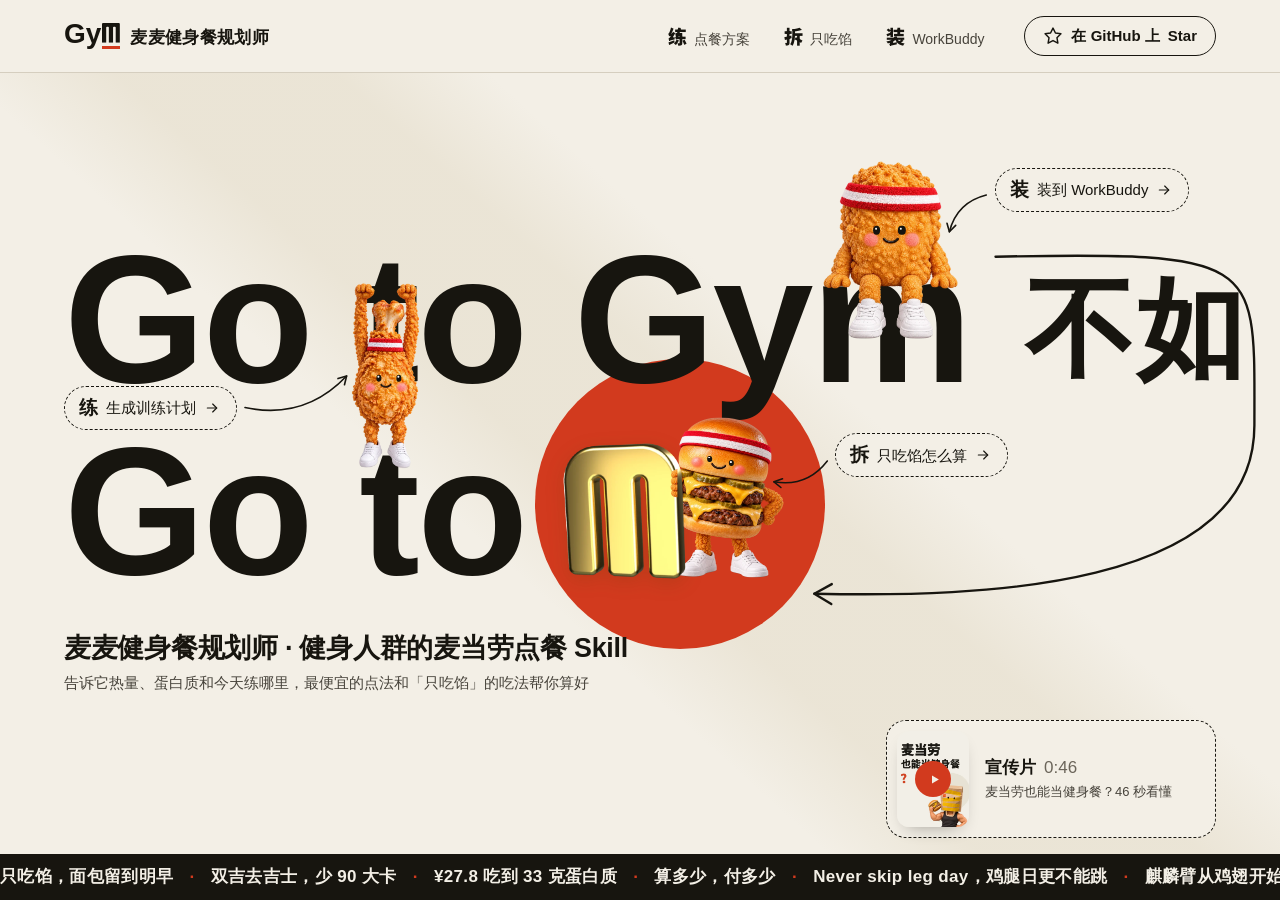
<file: site/index.html>
<!doctype html>
<html lang="zh-CN">
<head>
<meta charset="utf-8">
<meta name="viewport" content="width=device-width, initial-scale=1">
<title>麦麦健身餐规划师</title>
<meta name="description" content="麦麦健身餐规划师，健身人群的麦当劳点餐 Skill：告诉它热量上限、蛋白质目标和今天练哪里，它在你附近的麦当劳算出最便宜的点法，精确到「下单去吉士」「到手只吃馅、面包留到明早」。">
<meta property="og:title" content="麦麦健身餐规划师：Go to Gym 不如 Go to ᗰ">
<meta property="og:description" content="告诉它热量和蛋白质，最便宜的点法和「只吃馅」的吃法帮你算好。">
<meta name="theme-color" content="#F3EFE6">
<link rel="icon" href="assets/img/gold-m.webp" type="image/webp">
<link rel="stylesheet" href="assets/css/site.css">
<script>document.documentElement.classList.add("js")</script>
</head>
<body>

<svg width="0" height="0" style="position:absolute" aria-hidden="true">
  <defs>
    <symbol id="g-m" viewBox="0 0 640 708"><path d="M0 708V40Q0 0 40 0H600Q640 0 640 40V708H490V160Q490 130 460 130H425Q395 130 395 160V708H245V160Q245 130 215 130H180Q150 130 150 160V708Z"/></symbol>
    <symbol id="i-github" viewBox="0 0 24 24"><path d="M15 22v-4a4.8 4.8 0 0 0-1-3.5c3 0 6-2 6-5.5.08-1.25-.27-2.48-1-3.5.28-1.15.28-2.35 0-3.5 0 0-1 0-3 1.5-2.64-.5-5.36-.5-8 0C6 2 5 2 5 2c-.3 1.15-.3 2.35 0 3.5A5.403 5.403 0 0 0 4 9c0 3.5 3 5.5 6 5.5-.39.49-.68 1.05-.85 1.65-.17.6-.22 1.23-.15 1.85v4"/><path d="M9 18c-4.51 2-5-2-7-2"/></symbol>
    <symbol id="i-star" viewBox="0 0 24 24"><path d="M12 2.5l2.94 5.96 6.56.95-4.75 4.63 1.12 6.54L12 17.5l-5.87 3.08 1.12-6.54L2.5 9.41l6.56-.95z"/></symbol>
    <symbol id="i-arrow" viewBox="0 0 24 24"><path d="M5 12h14"/><path d="m13 6 6 6-6 6"/></symbol>
    <symbol id="i-download" viewBox="0 0 24 24"><path d="M12 3v12"/><path d="m7 10 5 5 5-5"/><path d="M4 17v2a2 2 0 0 0 2 2h12a2 2 0 0 0 2-2v-2"/></symbol>
    <symbol id="i-copy" viewBox="0 0 24 24"><rect x="8" y="8" width="13" height="13" rx="2"/><path d="M4 16a2 2 0 0 1-2-2V4a2 2 0 0 1 2-2h10a2 2 0 0 1 2 2"/></symbol>
    <symbol id="i-check" viewBox="0 0 24 24"><path d="M20 6 9 17l-5-5"/></symbol>
    <symbol id="i-chev" viewBox="0 0 24 24"><path d="m6 9 6 6 6-6"/></symbol>
    <symbol id="i-ok" viewBox="0 0 24 24"><circle cx="12" cy="12" r="11"/><path d="m7.5 12.3 3 3 6-6.6"/></symbol>
    <symbol id="i-pin" viewBox="0 0 24 24"><path d="M20 10c0 5-5.54 10.19-7.4 11.8a1 1 0 0 1-1.2 0C9.54 20.19 4 15 4 10a8 8 0 0 1 16 0"/><circle cx="12" cy="10" r="3"/></symbol>
    <symbol id="i-minus" viewBox="0 0 24 24"><path d="M5 12h14"/></symbol>
  <symbol id="i-x" viewBox="0 0 24 24"><path d="M6 6l12 12"/><path d="M18 6L6 18"/></symbol>
    <symbol id="i-plus" viewBox="0 0 24 24"><path d="M5 12h14"/><path d="M12 5v14"/></symbol>
    <symbol id="i-click" viewBox="0 0 24 24"><path d="M14 4.1 12 6"/><path d="m5.1 8-2.9-.8"/><path d="m6 12-1.9 2"/><path d="M7.2 2.2 8 5.1"/><path d="M9.04 9.69a.5.5 0 0 1 .65-.65l11 4.5a.5.5 0 0 1-.07.95l-4.35 1.04a1 1 0 0 0-.74.74l-1.04 4.35a.5.5 0 0 1-.95.07z"/></symbol>
    <symbol id="i-ban" viewBox="0 0 24 24"><circle cx="12" cy="12" r="9"/><path d="m5.7 5.7 12.6 12.6"/></symbol>
    <symbol id="i-leg" viewBox="0 0 24 24"><path d="M15.4 15.63a7.875 6 135 1 1 6.23-6.23 4.5 3.43 135 0 0-6.23 6.23"/><path d="m8.29 12.71-2.6 2.6a2.5 2.5 0 1 0-1.65 4.65A2.5 2.5 0 1 0 8.7 18.3l2.59-2.59"/></symbol>
    <symbol id="i-burger" viewBox="0 0 24 24"><path d="M4 10.5C4 7 7.6 4 12 4s8 3 8 6.5z"/><path d="M3 14c1.5-1.2 3-1.2 4.5 0s3 1.2 4.5 0 3-1.2 4.5 0 3 1.2 4.5 0"/><path d="M4 17.5h16v.5a2 2 0 0 1-2 2H6a2 2 0 0 1-2-2z"/></symbol>
    <symbol id="i-nugget" viewBox="0 0 24 24"><path d="M4.6 8.2c1.2-3 5-4.3 7.6-2.6 2.3 1.5 2.6 4.6.9 6.6-1.9 2.2-5.6 2.7-7.6 1.1-1.5-1.2-1.7-3.3-.9-5.1z"/><path d="M14.6 13.4c1.8-1 4.6-.5 5.5 1.4.8 1.7.1 3.8-1.7 4.6-1.9.9-4.4.4-5.3-1.4-.8-1.6-.2-3.7 1.5-4.6z"/><path d="M7.5 9.5l1 .6M10 8.2l.4 1M17 16l.8.4"/></symbol>
    <symbol id="i-arm" viewBox="0 0 24 24"><path d="M12.41 13.02A5 5 0 0 1 22 15c0 3.87-4 7-9 7-4.08 0-8.15-.82-10.37-2.46-.43-.32-.63-.83-.62-1.36C2.12 12.72 2.63 2 10 2a3 3 0 0 1 3 3 2 2 0 0 1-2 2c-1.1 0-1.64-.44-2-1"/><path d="M15 14a5 5 0 0 0-7.58 2"/><path d="M9.96 6.83C8.02 7.98 9.5 13 8 15"/></symbol>
    <symbol id="i-back" viewBox="0 0 24 24"><path d="M9.5 3v2.6L4.6 7.4A2 2 0 0 0 3.3 9.3v2.4M14.5 3v2.6l4.9 1.8a2 2 0 0 1 1.3 1.9v2.4"/><path d="M6.3 9.2c.2 4.4 1.2 8 2.2 11.8h7c1-3.8 2-7.4 2.2-11.8"/><path d="M12 7.2v3M12 12.4v2.6M12 17.2v2.2"/><path d="M8.7 9.6c.9 1.4 1.9 2.1 2.9 2.2M15.3 9.6c-.9 1.4-1.9 2.1-2.9 2.2"/></symbol>
    <symbol id="i-wing" viewBox="0 0 24 24"><path d="M3.6 12.6C3.4 9.6 5 7.2 8 6.2c4.2-1.4 9-1.5 13-1.2-.6 3.1-2.4 5.6-5.2 6.8.2 2-1.2 3.6-3.4 3.8.1 2.1-1.6 3.6-3.9 3.5-2.9-.2-4.7-2.9-4.9-6.5z"/><path d="M7.6 10.4c2.6-1.2 5.6-1.9 8.6-2.1"/></symbol>
    <symbol id="i-milk" viewBox="0 0 24 24"><path d="M8 2h8"/><path d="M9 2v2.8L7 8v12a2 2 0 0 0 2 2h6a2 2 0 0 0 2-2V8l-2-3.2V2"/><path d="M7 15a6.5 6.5 0 0 1 5 0 6.5 6.5 0 0 0 5 0"/></symbol>
    <symbol id="i-any" viewBox="0 0 24 24"><circle cx="12" cy="12" r="9"/><path d="M8 12h8M12 8v8"/></symbol>
  </defs>
</svg>

<header class="top">
  <div class="wrap">
    <a class="brand" href="#" data-go="" aria-label="麦麦健身餐规划师，回到首页">
      <span class="gy">Gy<span class="m"><svg aria-hidden="true"><use href="#g-m"/></svg></span></span><span class="cn">麦麦健身餐规划师</span>
    </a>
    <!-- 单字 + 不重复单字的短说明；当前页（router.js 标 aria-current）下面一道红笔线。GitHub 由右边的 Star 按钮负责，不再单列 -->
    <nav class="nav" aria-label="主导航">
      <a href="#/练" data-go="练"><b>练</b><span>点餐方案</span><svg class="nav-pen" viewBox="0 0 302 24" preserveAspectRatio="none" aria-hidden="true"><path pathLength="1" d="M4.0 8.0 C5.0 9.5 6.7 15.7 10.0 17.0 C13.3 18.3 14.1 17.0 24.0 16.0 C54.4 12.3 115.3 9.0 161.0 9.3 C206.7 8.8 252.3 11.6 298.0 13.7"/></svg></a>
      <a href="#/拆" data-go="拆"><b>拆</b><span>只吃馅</span><svg class="nav-pen" viewBox="0 0 302 24" preserveAspectRatio="none" aria-hidden="true"><path pathLength="1" d="M4.0 8.0 C5.0 9.5 6.7 15.7 10.0 17.0 C13.3 18.3 14.1 17.0 24.0 16.0 C54.4 12.3 115.3 9.0 161.0 9.3 C206.7 8.8 252.3 11.6 298.0 13.7"/></svg></a>
      <a href="#/装" data-go="装"><b>装</b><span>WorkBuddy</span><svg class="nav-pen" viewBox="0 0 302 24" preserveAspectRatio="none" aria-hidden="true"><path pathLength="1" d="M4.0 8.0 C5.0 9.5 6.7 15.7 10.0 17.0 C13.3 18.3 14.1 17.0 24.0 16.0 C54.4 12.3 115.3 9.0 161.0 9.3 C206.7 8.8 252.3 11.6 298.0 13.7"/></svg></a>
    </nav>
    <a class="btn btn-line btn-sm" href="https://github.com/linzhiqin2003/mcfit-meal-planner" data-repo aria-label="在 GitHub 上 Star"><svg class="i"><use href="#i-star"/></svg><span class="btn-long">在 GitHub 上 </span>Star</a>
  </div>
</header>

<!-- ============ 首屏：口号 + 三个入口小人（鸡腿吊在 t 上、麦乐鸡坐在 m 上、汉堡从金色 ᗰ 后面探头） ============ -->
<main class="view home" id="home">
  <section class="stage wrap" id="stage">
    <!-- 焦点构图（docs/mockups/split2/h3-focus.png，用户选定）：金色 ᗰ 背后的大红圆、从「不如」绕回 ᗰ 的箭头，位置由 home.js 按字形算 -->
    <span class="focus-disc" id="focusDisc" aria-hidden="true"></span>
    <svg class="focus-loop" id="focusLoop" aria-hidden="true"><path class="shaft" pathLength="1"/><path class="head" pathLength="1"/></svg>
    <h1 class="mega" id="mega">
      <span class="l1">Go <span class="ank" id="ank-t">t</span>o Gy<span class="ank" id="ank-m">m</span> <span class="ru">不如</span></span>
      <span class="l2">Go to<img class="gm" id="ank-gold" src="assets/img/gold-m.webp" width="360" height="398" alt="ᗰ"></span>
    </h1>
    <p class="sub"><span class="nw">麦麦健身餐规划师</span> · <span class="nw">健身人群的麦当劳点餐 Skill</span><span class="sub2">告诉它热量、蛋白质和今天练哪里，最便宜的点法和「只吃馅」的吃法帮你算好</span></p>
    <div class="crew2" id="crew2" aria-label="三个入口"></div>
  </section>
  <!-- 宣传片入口（docs/mockups/home-promo 的 B 版，用户 10-19 选定）：电脑在主视觉右下角，手机跟在三个入口下面；点开在弹窗里播放（promo.js） -->
  <button class="promo-entry" type="button" aria-haspopup="dialog" aria-controls="promoDlg">
    <span class="promo-thumb"><img src="assets/img/promo-poster.webp" alt="" width="540" height="960"><span class="promo-play"><svg viewBox="0 0 24 24" aria-hidden="true"><path d="M8 5.5v13l11-6.5z"/></svg></span></span>
    <span class="promo-txt"><b>宣传片<i>0:46</i></b><span>麦当劳也能当健身餐？46 秒看懂</span></span>
  </button>
  <!-- 底部跑马灯：两组完全相同的内容首尾相接，整条左移一组的宽度后回到起点，看起来无缝。
       说人话的短句，数字都有出处：双吉整份 429、去吉士 339（拆页零件清单）；¥27.8 / 33 克蛋白质（拆页省钱对比）；
       「算多少，付多少」= 每个方案下单前过官方算价、你确认后才下单；后三句是训练单上的部位口号（app.js PARTS） -->
  <div class="ticker" aria-hidden="true"><div class="ticker-track"><div class="ticker-group"><span>只吃馅，面包留到明早</span><span>双吉去吉士，少 90 大卡</span><span>¥27.8 吃到 33 克蛋白质</span><span>算多少，付多少</span><span>Never skip leg day，鸡腿日更不能跳</span><span>麒麟臂从鸡翅开始</span><span>周一练胸是健身房的国际惯例</span><span>只吃馅，面包留到明早</span><span>双吉去吉士，少 90 大卡</span><span>¥27.8 吃到 33 克蛋白质</span><span>算多少，付多少</span><span>Never skip leg day，鸡腿日更不能跳</span><span>麒麟臂从鸡翅开始</span><span>周一练胸是健身房的国际惯例</span></div><div class="ticker-group"><span>只吃馅，面包留到明早</span><span>双吉去吉士，少 90 大卡</span><span>¥27.8 吃到 33 克蛋白质</span><span>算多少，付多少</span><span>Never skip leg day，鸡腿日更不能跳</span><span>麒麟臂从鸡翅开始</span><span>周一练胸是健身房的国际惯例</span><span>只吃馅，面包留到明早</span><span>双吉去吉士，少 90 大卡</span><span>¥27.8 吃到 33 克蛋白质</span><span>算多少，付多少</span><span>Never skip leg day，鸡腿日更不能跳</span><span>麒麟臂从鸡翅开始</span><span>周一练胸是健身房的国际惯例</span></div></div></div>
</main>

<!-- ============ 练：生成训练计划 ============ -->
<section class="view page coach" id="v-train" hidden>
  <div class="page-head wrap">
    <a class="back" href="#" data-go=""><svg class="i"><use href="#i-arrow"/></svg>回到首页</a>
    <img class="page-avatar" src="assets/img/buddy-drumstick.webp" alt="" width="420" height="714">
    <div class="ph-text">
      <div class="kicker">TRAIN</div>
      <h1 class="page-title" tabindex="-1"><span class="ib">练 ·</span> <span class="ib"><span class="pen-mark">生成训练计划<svg class="pen pen-u" viewBox="0 0 302 24" preserveAspectRatio="none" aria-hidden="true"><path pathLength="1" d="M4.0 8.0 C5.0 9.5 6.7 15.7 10.0 17.0 C13.3 18.3 14.1 17.0 24.0 16.0 C33.9 15.0 54.4 12.3 69.7 11.1 C84.9 10.0 100.1 9.3 115.3 9.0 C130.6 8.7 145.8 9.3 161.0 9.3 C176.2 9.3 191.4 8.4 206.7 8.8 C221.9 9.2 237.1 10.8 252.3 11.6 C267.6 12.4 290.4 13.4 298.0 13.7"/></svg></span></span></h1>
      <p>下面的结果是 Skill 在一家门店快照上的真实输出，不需要 Token；装好以后，它按你的位置找最近的门店实时算。</p>
    </div>
  </div>
  <div class="wrap page-body">
    <!-- 整页与「拆」页同一套「教练批注」风格（docs/mockups/split2/r1-markup.png，用户选定 A：原排版加批注）。
         方案 1 的圈和「最便宜」、蛋白质的勾和「达标」、动作要领的划线由 train-pen.js 在每次渲染后加上，模板在本节末尾 -->
    <span class="stamp stamp-corner stamp-params" aria-hidden="true">01</span>
    <form class="params" id="params" onsubmit="return false" aria-label="训练参数">
      <div class="f">
        <span class="lb">热量上限</span>
        <div class="stepper" data-field="kcal">
          <output>500</output><span class="u">大卡</span>
          <button class="round" type="button" data-step="-1" aria-label="热量上限减少"><svg class="i"><use href="#i-minus"/></svg></button>
          <button class="round" type="button" data-step="1" aria-label="热量上限增加"><svg class="i"><use href="#i-plus"/></svg></button>
        </div>
      </div>
      <div class="f">
        <span class="lb">蛋白质</span>
        <div class="stepper" data-field="protein">
          <output>30</output><span class="u">克</span>
          <button class="round" type="button" data-step="-1" aria-label="蛋白质减少"><svg class="i"><use href="#i-minus"/></svg></button>
          <button class="round" type="button" data-step="1" aria-label="蛋白质增加"><svg class="i"><use href="#i-plus"/></svg></button>
        </div>
      </div>
      <div class="f">
        <span class="lb">今天练</span>
        <div class="chips" role="group" aria-label="今天练" id="chips"></div>
      </div>
      <div class="f">
        <span class="lb">门店</span>
        <div class="place"><svg class="i"><use href="#i-pin"/></svg>上海 · 人民广场</div>
        <div class="store-note">麦当劳上海福州路餐厅 · 2026-10-16 晚餐时段快照</div>
      </div>
    </form>

    <div class="pick">
      <div class="res-head"><h2 class="sec-h">选方案<span class="stamp" aria-hidden="true">02</span></h2><span>会员费从低到高</span></div>
      <ol class="ranks" id="ranks" aria-label="方案"></ol>
    </div>

    <article class="log" id="log" aria-live="polite">
      <span class="stamp stamp-corner" aria-hidden="true">03</span>
      <div class="log-head">
        <div class="log-tag" id="logTag">TODAY · <em>LEG DAY</em></div>
        <div class="log-sub">
          <strong><svg class="i" id="logIcon"><use href="#i-leg"/></svg><span id="logTitle">今日训练：练腿</span></strong>
          <span class="motto" id="logMotto">Never skip leg day，鸡腿日更不能跳</span>
        </div>
        <div class="log-store"><svg class="i"><use href="#i-pin"/></svg><span id="logStore">麦当劳上海福州路餐厅 · 500 大卡 · 蛋白质 30 克</span></div>
      </div>
      <table class="sets" id="logTable">
        <thead><tr><th>#</th><th>动作</th><th>每组</th><th>组数</th><th>吃法</th></tr></thead>
        <tbody id="logBody">
          <tr class="row"><td class="no">01</td><td><div class="act"><svg class="i"><use href="#i-burger"/></svg>麦香鸡</div></td><td class="qty"><b>1</b><span>个</span></td><td class="qty"><b>1</b><span>组</span></td><td class="how cut">下单去麦香鸡酱，只吃馅</td></tr>
          <tr class="row"><td class="no">02</td><td><div class="act"><svg class="i"><use href="#i-leg"/></svg>麦麦脆汁鸡-琵琶腿</div></td><td class="qty"><b>1</b><span>个</span></td><td class="qty"><b>1</b><span>组</span></td><td class="how none">—</td></tr>
          <tr class="tip"><td colspan="5"><span class="k">动作要领</span>只吃馅的，面包收进冰箱，明早当早餐</td></tr>
        </tbody>
      </table>
      <div class="score" id="logScore">
        <div><div class="k">训练量</div><div class="v"><b>452</b><span>大卡</span></div><div class="s sep"><span>碳水 28 g</span><span>脂肪 26 g</span></div></div>
        <div><div class="k">蛋白质</div><div class="v"><b>30</b><span>g</span></div><div class="s">目标 30 克</div></div>
        <div class="price"><div class="k">会员费</div><div class="v"><b>¥28.9</b></div><div class="s">方案 1</div></div>
        <div><div class="k">明早拉伸</div><div class="v"><b>145</b><span>大卡</span></div><div class="s sep"><span>蛋白质 6 g</span><span>碳水 27 g</span><span>脂肪 2 g</span></div></div>
      </div>
      <div class="log-order" id="logOrder">
        <span class="k">怎么下单</span>
        <div><ul class="order"><li><span class="x">1 ×</span><span>人气经典随心配：麦香鸡（下单去麦香鸡酱，到手只吃馅，面包留到下一顿） + 无糖可口可乐中杯</span></li><li><span class="x">1 ×</span><span>麦麦脆汁鸡1块：麦麦脆汁鸡-琵琶腿</span></li></ul></div>
      </div>
    </article>

    <!-- 红笔：从选中的「今天练」拐下来指向方案的箭头（位置由 train-pen.js 按选中按钮算），以及每次渲染后加上的批注模板 -->
    <svg class="pen pen-train" id="trainArrow" viewBox="0 0 56 120" aria-hidden="true"><path pathLength="1" d="M30 4 C40 24 43 50 36 74 C32 88 27 99 24 108"/><path pathLength="1" d="M13 96 L24 110 L37 98"/></svg>
    <template id="penBest"><svg class="pen pen-ring2" viewBox="0 0 400 260" preserveAspectRatio="none" aria-hidden="true"><path pathLength="1" d="M42.5 83.0 C46.2 78.8 55.8 65.5 64.9 57.9 C74.0 50.2 84.7 42.8 96.9 37.1 C109.1 31.3 123.3 26.3 137.9 23.1 C152.6 20.0 169.1 18.2 184.9 18.1 C200.8 18.0 217.5 19.7 232.8 22.4 C248.2 25.1 263.4 29.5 277.1 34.3 C290.8 39.1 303.6 45.1 315.2 51.4 C326.8 57.7 337.4 64.7 346.6 72.1 C355.8 79.5 364.2 87.5 370.4 95.8 C376.6 104.2 381.7 113.2 383.9 122.2 C386.2 131.3 386.5 141.0 384.0 150.1 C381.5 159.3 376.3 168.7 369.0 177.1 C361.7 185.6 351.5 193.7 340.3 200.7 C329.2 207.6 315.8 213.8 302.1 219.0 C288.5 224.3 273.5 228.5 258.5 232.0 C243.5 235.4 227.7 238.0 211.9 239.5 C196.2 241.0 179.8 241.8 163.8 241.1 C147.9 240.3 131.4 238.6 116.3 235.1 C101.2 231.7 86.1 226.7 73.4 220.4 C60.7 214.1 49.0 206.0 40.1 197.3 C31.2 188.6 24.5 178.4 20.0 168.4 C15.6 158.3 13.8 147.4 13.6 136.9 C13.4 126.5 15.6 115.9 19.0 105.8 C22.5 95.7 27.7 85.7 34.5 76.5 C41.3 67.2 49.7 58.1 59.8 50.2 C69.9 42.3 89.3 32.5 95.2 28.9"/></svg><span class="pen-best-note" aria-hidden="true"><svg class="hand" viewBox="0 0 1031 383" aria-hidden="true"><path transform="translate(0.000000,383.000000) scale(0.100000,-0.100000)" d="M2145 3764 c-380 -57 -778 -245 -875 -414 -7 -12 -13 -9 -31 14 -92 117 -250 36 -198 -101 20 -52 56 -313 89 -638 13 -132 16 -141 48 -180 45 -55 100 -70 152 -40 14 8 38 14 53 15 16 0 83 23 150 51 398 167 425 176 469 149 56 -34 144 -12 185 46 94 132 342 801 329 887 -23 154 -174 240 -371 211z m110 -271 c-17 -113 -102 -356 -191 -543 l-45 -95 -62 -1 c-66 -1 -142 -26 -441 -145 -81 -33 -150 -58 -152 -56 -2 2 -6 35 -10 74 -7 70 -7 70 31 77 21 4 76 25 124 48 121 56 363 152 448 177 49 15 78 30 92 48 64 80 -38 190 -153 166 -69 -15 -287 -94 -417 -153 -157 -70 -159 -70 -159 -18 0 37 4 45 28 55 15 7 46 37 69 67 113 144 568 341 797 345 48 1 48 1 41 -46z M8334 3500 c-26 -10 -62 -55 -70 -85 -14 -55 14 -103 131 -226 63 -66 115 -126 115 -134 0 -19 48 -64 85 -80 35 -16 49 -8 -125 -70 -116 -42 -502 -195 -547 -218 -15 -8 -44 -17 -64 -21 -21 -4 -42 -13 -49 -21 -20 -25 -25 -17 -22 32 10 160 -212 233 -234 78 -3 -22 -37 -134 -74 -250 -125 -385 -141 -484 -90 -555 77 -108 200 -58 213 87 10 106 49 249 117 433 35 96 50 118 50 76 0 -34 54 -92 95 -102 44 -11 106 7 260 75 538 238 1228 423 1570 421 l70 -1 -95 -90 c-105 -98 -277 -237 -327 -263 -100 -51 -74 -186 37 -186 93 0 340 165 567 380 110 104 125 126 126 188 4 272 -474 277 -1368 15 -19 -5 -19 -5 1 18 81 90 42 193 -141 376 -114 114 -174 146 -231 123z M6072 3395 c-148 -38 -378 -118 -662 -231 -146 -58 -277 -110 -292 -116 -93 -35 -87 -167 9 -210 57 -25 80 -20 265 62 l153 69 8 -42 c4 -23 11 -77 15 -119 l7 -78 -160 -78 c-89 -44 -177 -93 -196 -110 l-36 -31 -11 38 c-21 69 -105 130 -161 116 -61 -15 -94 -83 -72 -146 11 -32 24 -170 56 -594 22 -301 20 -292 66 -339 21 -23 48 -53 59 -68 44 -58 106 -54 266 17 31 14 58 25 59 25 8 0 -48 -178 -82 -257 -17 -41 -15 -41 -121 3 -314 131 -438 144 -477 51 -25 -61 25 -149 93 -162 87 -18 372 -121 372 -135 0 -21 -79 -119 -165 -205 -106 -107 -189 -168 -264 -194 -119 -43 -84 -181 46 -181 133 0 379 183 544 405 29 39 53 72 55 74 3 3 233 -102 466 -213 418 -200 793 -356 853 -356 8 0 51 -12 96 -26 97 -31 140 -24 183 27 57 68 -8 199 -99 199 -28 0 -253 77 -405 138 -173 70 -955 424 -972 440 -4 4 9 45 28 92 36 89 98 282 115 361 11 52 26 61 211 124 76 27 76 27 105 5 54 -39 122 -29 175 27 81 84 284 524 377 817 50 155 17 252 -106 312 -112 55 -380 22 -645 -81 -16 -6 -18 -1 -18 40 0 56 -22 107 -62 140 -29 24 -29 24 9 40 84 36 362 125 423 136 36 6 76 13 88 15 62 12 87 75 56 140 -38 79 -110 96 -252 59z m278 -707 c0 -77 -202 -582 -270 -678 -19 -27 -24 -28 -73 -23 -42 4 -70 -1 -142 -26 -49 -17 -91 -31 -93 -31 -5 0 3 85 14 168 7 49 6 48 187 108 157 52 180 80 138 163 -39 75 -106 88 -229 47 l-72 -25 0 74 c0 119 -2 117 157 169 240 78 383 98 383 54z m-785 -343 c-6 -50 -6 -50 -177 -128 -94 -43 -172 -76 -173 -75 -1 2 -5 45 -7 96 -5 92 -5 92 33 92 29 0 75 19 182 75 l142 74 3 -42 c2 -23 1 -64 -3 -92z m-36 -397 c-18 -124 -12 -117 -148 -172 -67 -27 -124 -47 -127 -43 -7 7 -23 130 -24 183 0 40 0 40 58 36 51 -3 67 1 152 41 52 25 96 44 98 42 2 -2 -2 -41 -9 -87z M4572 3211 c-15 -15 -33 -47 -40 -71 -11 -38 -124 -233 -231 -402 -20 -31 -67 -107 -106 -168 -38 -61 -184 -283 -322 -493 -283 -428 -280 -422 -218 -484 45 -45 104 -43 144 4 35 42 198 267 323 446 60 86 114 159 119 162 42 26 28 -646 -27 -1330 -25 -321 -19 -360 65 -409 31 -18 37 -18 75 -5 65 23 86 63 86 169 0 48 4 143 10 211 22 286 60 1068 60 1249 0 90 -4 124 -19 155 -24 54 -83 105 -121 105 -17 0 -30 2 -30 5 0 12 300 472 419 641 35 51 39 119 9 164 -55 81 -146 105 -196 51z M2985 2738 c-646 -98 -2037 -534 -2716 -851 -53 -24 -112 -50 -131 -56 -70 -23 -95 -87 -60 -151 54 -98 108 -97 329 8 307 146 530 232 544 211 12 -16 7 -156 -15 -439 -41 -519 -40 -633 5 -661 12 -7 -333 -219 -356 -219 -46 0 -96 -90 -75 -139 45 -110 136 -117 287 -21 57 36 156 98 220 139 65 41 226 146 357 233 l239 159 -7 -118 c-11 -188 -46 -513 -62 -572 -30 -118 18 -211 111 -211 77 0 119 61 128 190 4 47 11 126 16 175 21 189 41 425 47 563 l7 142 83 71 c45 38 84 75 86 81 5 15 56 -13 173 -96 54 -39 103 -74 109 -78 29 -20 -310 -368 -358 -368 -40 0 -65 -74 -41 -120 64 -124 241 -33 509 261 l88 97 142 -92 c152 -100 446 -274 591 -351 50 -26 134 -72 188 -103 128 -71 196 -64 234 25 36 86 -23 151 -230 255 -212 106 -741 409 -779 446 -4 4 24 54 63 112 192 288 309 504 309 572 -1 125 -110 210 -247 194 -142 -17 -450 -154 -660 -295 -165 -110 -189 -146 -147 -226 14 -26 13 -32 -2 -61 -14 -25 -67 -64 -89 -64 -2 0 -4 163 -3 363 0 440 3 397 -26 439 l-24 36 82 25 c466 147 999 267 1184 267 146 0 206 73 140 170 -45 66 -104 80 -243 58z m-1356 -656 c6 -29 11 -89 11 -134 0 -80 0 -81 -20 -63 -49 44 -150 24 -330 -65 -102 -51 -100 -51 -99 24 1 49 -4 75 -20 107 -12 23 -21 43 -19 44 14 12 454 153 459 148 4 -5 12 -32 18 -61z m1105 -314 c-22 -74 -250 -462 -281 -481 -5 -4 -68 35 -139 84 -71 50 -136 94 -144 99 -50 28 451 312 563 319 5 1 5 -9 1 -21z m-1094 -173 l0 -124 -36 24 c-74 50 -111 43 -348 -69 l-99 -47 7 68 c4 37 8 68 9 68 204 105 424 202 460 205 4 0 7 -56 7 -125z m-14 -360 c-8 -22 -455 -315 -479 -315 -4 0 -7 50 -7 110 0 104 1 110 20 110 11 0 91 35 178 78 86 44 180 87 207 97 28 10 57 24 65 32 13 12 15 7 18 -43 2 -31 1 -62 -2 -69z M8841 2429 c-150 -26 -424 -151 -523 -238 l-56 -51 -21 36 c-42 70 -147 92 -190 39 -17 -23 -18 -40 -14 -227 3 -112 -3 -430 -13 -708 -20 -556 -21 -596 -14 -624 5 -17 -16 -24 -200 -71 -113 -29 -241 -62 -285 -73 -44 -12 -92 -24 -108 -27 -80 -16 -116 -107 -68 -174 47 -66 110 -76 231 -37 530 171 1352 331 1940 376 182 15 511 16 570 3 193 -42 229 195 38 248 -79 21 -575 0 -907 -40 l-64 -8 7 141 c3 78 11 209 16 291 30 491 22 886 -21 986 -51 118 -179 182 -318 158z m97 -264 c30 -89 23 -835 -11 -1120 -6 -55 -12 -128 -11 -162 l0 -61 -96 -17 c-52 -10 -202 -39 -333 -65 -280 -56 -253 -70 -242 135 7 135 7 135 35 135 16 0 124 39 241 86 117 47 238 92 268 99 92 24 125 86 84 155 -53 90 -160 74 -534 -81 -40 -16 -74 -29 -76 -29 -3 0 -2 37 1 83 3 45 5 99 6 120 0 36 1 37 38 37 20 0 62 12 92 26 93 44 373 151 414 158 136 25 94 216 -47 216 -31 0 -211 -61 -365 -124 -141 -57 -132 -59 -125 22 5 67 5 67 77 140 122 126 294 227 466 274 89 24 102 21 118 -27z"/></svg></span></template>
    <template id="penOk"><span class="pen-ok" aria-hidden="true"><svg class="pen pen-tick" viewBox="0 0 80 70" aria-hidden="true"><path pathLength="1" d="M4.0 38.0 C5.7 39.7 10.7 44.0 14.0 48.0 C17.3 52.0 22.3 59.7 24.0 62.0 C26.0 58.3 31.0 47.3 36.0 40.0 C41.0 32.7 47.0 24.2 54.0 18.0 C61.0 11.8 74.0 5.5 78.0 3.0"/></svg><svg class="hand" viewBox="0 0 754 344" aria-hidden="true"><path transform="translate(0.000000,344.000000) scale(0.100000,-0.100000)" d="M2053 3373 c-59 -11 -74 -53 -67 -191 7 -140 -9 -310 -52 -562 -30 -180 -59 -329 -65 -334 -2 -2 -94 -42 -204 -89 -110 -47 -229 -99 -265 -116 -36 -17 -75 -31 -87 -31 -62 0 -102 -94 -68 -160 42 -81 118 -91 242 -34 212 99 298 133 301 120 5 -21 -100 -327 -158 -461 -108 -252 -267 -524 -354 -604 -85 -79 -22 -207 91 -186 111 20 375 423 523 796 l34 85 80 -54 c94 -63 178 -132 445 -367 528 -463 509 -448 574 -449 63 -1 126 54 127 111 1 59 -31 102 -129 176 -107 80 -247 196 -606 502 -250 214 -338 274 -396 275 -25 0 -25 0 18 152 24 84 46 154 48 157 33 33 628 231 694 231 45 0 103 21 127 45 67 67 -17 204 -126 205 -37 0 -284 -71 -464 -134 -87 -31 -162 -56 -165 -56 -4 0 1 46 11 103 51 282 78 514 78 662 0 86 -2 95 -29 132 -38 52 -107 85 -158 76z M4707 3116 c-35 -33 -42 -66 -27 -137 13 -60 9 -444 -7 -627 l-6 -73 -136 -69 c-75 -37 -196 -100 -270 -139 -74 -39 -149 -75 -167 -81 -84 -28 -113 -89 -74 -159 55 -97 137 -96 320 6 175 97 310 165 310 157 0 -4 -6 -15 -14 -23 -7 -9 -28 -45 -47 -81 -163 -323 -563 -920 -682 -1019 -79 -65 23 -205 122 -165 67 27 331 357 540 677 35 53 66 95 69 93 7 -7 -34 -775 -59 -1109 -14 -188 19 -258 121 -261 85 -2 120 56 120 196 0 51 5 165 10 253 5 88 19 333 30 544 11 212 22 386 24 388 2 2 58 -34 125 -79 174 -118 191 -128 234 -128 138 0 161 158 33 238 -23 15 -120 74 -214 132 l-172 105 6 175 c3 96 7 181 10 188 5 17 208 114 296 142 133 43 153 121 53 209 -58 51 -155 33 -317 -59 -21 -12 -21 6 -9 360 4 118 4 229 -1 247 -27 101 -156 159 -221 99z M6320 2919 c-30 -12 -154 -61 -275 -109 -229 -91 -324 -124 -387 -135 -77 -12 -111 -98 -65 -165 38 -56 88 -76 161 -62 159 30 375 105 718 249 70 30 90 78 60 147 -38 84 -116 112 -212 75z M511 2674 c-86 -72 -39 -173 158 -337 153 -128 247 -142 297 -46 36 70 3 125 -154 257 -197 166 -235 182 -301 126z M6775 2310 c-330 -83 -575 -166 -1072 -364 -161 -64 -303 -116 -316 -116 -63 0 -105 -92 -70 -152 55 -94 118 -98 303 -22 74 30 191 77 260 104 69 27 132 51 141 55 18 7 16 12 38 -130 28 -183 38 -1160 14 -1264 l-8 -34 -60 50 c-33 28 -73 65 -90 83 -111 119 -252 44 -184 -97 25 -52 223 -257 296 -306 106 -73 221 -41 257 71 39 122 54 907 27 1382 -13 213 -20 246 -65 293 -17 18 -22 29 -13 32 286 101 578 181 705 194 93 10 129 28 145 75 25 74 -69 177 -157 175 -23 -1 -90 -14 -151 -29z M529 1779 c-145 -71 -275 -136 -289 -143 -14 -8 -33 -30 -43 -50 -34 -66 39 -166 122 -166 35 0 50 7 226 103 66 36 121 64 123 63 1 -2 -11 -37 -28 -79 -102 -254 -77 -376 103 -496 57 -39 57 -38 5 -98 -110 -127 -266 -257 -322 -267 -108 -20 -328 -109 -348 -140 -37 -59 -5 -146 67 -180 43 -21 71 -16 175 26 336 137 675 118 1660 -97 931 -203 1206 -235 1460 -170 235 60 328 141 260 228 -28 36 -70 41 -172 23 -285 -49 -426 -43 -917 40 -191 33 -301 55 -816 163 -338 71 -759 131 -917 131 -49 0 -51 -4 38 81 182 177 175 302 -25 434 -74 49 -85 74 -66 148 26 100 103 269 152 335 80 106 0 242 -142 242 -35 0 -93 -25 -306 -131z M6662 1408 c-38 -10 -72 -58 -72 -103 0 -57 31 -96 110 -138 120 -63 314 -204 499 -363 119 -102 156 -121 208 -103 79 26 109 127 60 200 -43 64 -505 398 -655 472 -82 41 -107 47 -150 35z M5568 1374 c-29 -15 -58 -61 -58 -90 0 -40 -256 -471 -347 -583 -77 -95 -37 -201 76 -201 56 0 173 145 356 440 42 69 90 144 106 167 68 97 73 155 17 219 -50 57 -103 74 -150 48z"/></svg></span></template>
    <template id="penTip"><svg class="pen pen-u" viewBox="0 0 302 24" preserveAspectRatio="none" aria-hidden="true"><path pathLength="1" d="M4.0 8.0 C5.0 9.5 6.7 15.7 10.0 17.0 C13.3 18.3 14.1 17.0 24.0 16.0 C33.9 15.0 54.4 12.3 69.7 11.1 C84.9 10.0 100.1 9.3 115.3 9.0 C130.6 8.7 145.8 9.3 161.0 9.3 C176.2 9.3 191.4 8.4 206.7 8.8 C221.9 9.2 237.1 10.8 252.3 11.6 C267.6 12.4 290.4 13.4 298.0 13.7"/></svg></template>
  </div>
</section>

<!-- ============ 拆：只吃馅怎么算 ============ -->
<section class="view page coach" id="v-split" hidden>
  <div class="page-head wrap">
    <a class="back" href="#" data-go=""><svg class="i"><use href="#i-arrow"/></svg>回到首页</a>
    <img class="page-avatar" src="assets/img/buddy-burger.webp" alt="" width="420" height="516">
    <div class="ph-text">
      <div class="kicker"><span class="stamp" aria-hidden="true">01</span>SPLIT SETS</div>
      <h1 class="page-title" tabindex="-1"><span class="ib">拆 ·</span> <span class="ib"><span class="pen-mark">只吃馅<svg class="pen pen-u" viewBox="0 0 302 24" preserveAspectRatio="none" aria-hidden="true"><path pathLength="1" d="M4.0 8.0 C5.0 9.5 6.7 15.7 10.0 17.0 C13.3 18.3 14.1 17.0 24.0 16.0 C33.9 15.0 54.4 12.3 69.7 11.1 C84.9 10.0 100.1 9.3 115.3 9.0 C130.6 8.7 145.8 9.3 161.0 9.3 C176.2 9.3 191.4 8.4 206.7 8.8 C221.9 9.2 237.1 10.8 252.3 11.6 C267.6 12.4 290.4 13.4 298.0 13.7"/></svg></span>怎么算</span></h1>
      <p>官方只公布整份营养。我们把它拆到每一种配料，于是「只吃馅」吃进去多少、面包留下多少，都能算出来。</p>
    </div>
  </div>
  <div class="wrap page-body">
    <!-- 零件清单：七层摊成一排；切吃法时零件重新排队，分到「吃掉 / 留到明早 / 下单去掉」三组（parts.js）。
         整页是「教练批注」风格（docs/mockups/split2/t4-coach.png，用户选定）：印刷版面 + 红笔圈注、箭头、打叉和手写批注。
         红笔笔画由 docs/mockups/split2/pen/strokes.py 生成，两句手写字是 GPT Image 写的红笔稿用 pen/vectorize.py 描成的矢量 -->
    <section class="parts" id="parts" aria-label="双层吉士汉堡拆成七个零件：顶面包、酸黄瓜洋葱和酱、吉士、牛肉饼、吉士、牛肉饼、底面包">
      <div class="parts-top">
        <div class="parts-ways">
          <h2 class="sec-h"><span class="stamp" aria-hidden="true">02</span>吃法</h2>
          <div class="chips" id="ways" role="group" aria-label="吃法">
            <button class="chip" type="button" data-way="whole" aria-pressed="true">整份吃</button>
            <button class="chip" type="button" data-way="nocheese" aria-pressed="false">下单去吉士</button>
            <button class="chip" type="button" data-way="filling" aria-pressed="false">到手只吃馅</button>
            <button class="chip" type="button" data-way="both" aria-pressed="false">去吉士 + 只吃馅</button>
          </div>
        </div>
        <div class="parts-sum" id="partsSum" aria-live="polite">
          <div class="k">这一顿</div>
          <div class="v"><b id="partsKcal">429</b><span>大卡</span></div>
          <div class="s sep" id="partsMacro"><span>蛋白质 27 g</span></div>
          <svg class="pen pen-ring" viewBox="0 0 400 260" preserveAspectRatio="none" aria-hidden="true"><path pathLength="1" d="M42.5 83.0 C46.2 78.8 55.8 65.5 64.9 57.9 C74.0 50.2 84.7 42.8 96.9 37.1 C109.1 31.3 123.3 26.3 137.9 23.1 C152.6 20.0 169.1 18.2 184.9 18.1 C200.8 18.0 217.5 19.7 232.8 22.4 C248.2 25.1 263.4 29.5 277.1 34.3 C290.8 39.1 303.6 45.1 315.2 51.4 C326.8 57.7 337.4 64.7 346.6 72.1 C355.8 79.5 364.2 87.5 370.4 95.8 C376.6 104.2 381.7 113.2 383.9 122.2 C386.2 131.3 386.5 141.0 384.0 150.1 C381.5 159.3 376.3 168.7 369.0 177.1 C361.7 185.6 351.5 193.7 340.3 200.7 C329.2 207.6 315.8 213.8 302.1 219.0 C288.5 224.3 273.5 228.5 258.5 232.0 C243.5 235.4 227.7 238.0 211.9 239.5 C196.2 241.0 179.8 241.8 163.8 241.1 C147.9 240.3 131.4 238.6 116.3 235.1 C101.2 231.7 86.1 226.7 73.4 220.4 C60.7 214.1 49.0 206.0 40.1 197.3 C31.2 188.6 24.5 178.4 20.0 168.4 C15.6 158.3 13.8 147.4 13.6 136.9 C13.4 126.5 15.6 115.9 19.0 105.8 C22.5 95.7 27.7 85.7 34.5 76.5 C41.3 67.2 49.7 58.1 59.8 50.2 C69.9 42.3 89.3 32.5 95.2 28.9"/></svg><svg class="pen pen-burst" viewBox="0 0 40 40" aria-hidden="true"><path pathLength="1" d="M8 16 L4 4"/><path pathLength="1" d="M18 12 L24 2"/><path pathLength="1" d="M24 22 L36 16"/></svg>
        </div>
        <svg class="pen pen-way" id="wayArrow" viewBox="0 0 90 100" aria-hidden="true"><path pathLength="1" d="M4.0 10.0 C9.0 9.7 24.7 5.7 34.0 8.0 C43.3 10.3 54.0 16.7 60.0 24.0 C66.0 31.3 69.3 41.0 70.0 52.0 C70.7 63.0 65.0 83.7 64.0 90.0"/><path pathLength="1" d="M50 76 L64 92 L78 74"/></svg>
      </div>
      <div class="parts-row" id="partsRow">
        <div class="pt" data-id="bun-top" data-k="bread"><div class="im"><img src="assets/img/layer-bun-top.webp" alt="" style="width:94%"></div><div class="nm">顶面包</div><div class="kc">两片 <b>142</b> 大卡</div></div>
        <div class="pt" data-id="pickles" data-k="sauce"><div class="im"><img src="assets/img/layer-pickles.webp" alt="" style="width:89.2%"></div><div class="nm">酸黄瓜等</div><div class="kc"><b>15</b> 大卡</div></div>
        <div class="pt" data-id="cheese-1" data-k="cheese"><div class="im"><img src="assets/img/layer-cheese-1.webp" alt="" style="width:88.3%"><svg class="pen pen-x" viewBox="0 0 80 72" aria-hidden="true"><path pathLength="1" d="M8.9 8.0 C10.9 9.9 16.9 15.5 20.9 19.0 C24.9 22.6 28.8 25.5 33.0 29.4 C37.1 33.3 41.8 38.6 45.8 42.4 C49.8 46.2 53.0 48.4 57.1 52.1 C61.2 55.9 68.1 62.9 70.3 65.1"/><path pathLength="1" d="M70.2 9.8 C68.4 11.5 63.3 16.4 59.5 20.1 C55.8 23.8 51.9 28.1 47.7 31.9 C43.5 35.7 38.4 38.7 34.3 42.7 C30.3 46.6 27.0 51.6 23.1 55.6 C19.3 59.5 13.2 64.4 11.2 66.2"/></svg></div><div class="nm">吉士</div><div class="kc"><b>45</b> 大卡</div></div>
        <div class="pt" data-id="patty-1" data-k="patty"><div class="im"><img src="assets/img/layer-patty-1.webp" alt="" style="width:90.5%"></div><div class="nm">牛肉饼</div><div class="kc"><b>91</b> 大卡</div></div>
        <div class="pt" data-id="cheese-2" data-k="cheese"><div class="im"><img src="assets/img/layer-cheese-2.webp" alt="" style="width:87.5%"><svg class="pen pen-x" viewBox="0 0 80 72" aria-hidden="true"><path pathLength="1" d="M8.9 8.0 C10.9 9.9 16.9 15.5 20.9 19.0 C24.9 22.6 28.8 25.5 33.0 29.4 C37.1 33.3 41.8 38.6 45.8 42.4 C49.8 46.2 53.0 48.4 57.1 52.1 C61.2 55.9 68.1 62.9 70.3 65.1"/><path pathLength="1" d="M70.2 9.8 C68.4 11.5 63.3 16.4 59.5 20.1 C55.8 23.8 51.9 28.1 47.7 31.9 C43.5 35.7 38.4 38.7 34.3 42.7 C30.3 46.6 27.0 51.6 23.1 55.6 C19.3 59.5 13.2 64.4 11.2 66.2"/></svg></div><div class="nm">吉士</div><div class="kc"><b>45</b> 大卡</div></div>
        <div class="pt" data-id="patty-2" data-k="patty"><div class="im"><img src="assets/img/layer-patty-2.webp" alt="" style="width:91.4%"></div><div class="nm">牛肉饼</div><div class="kc"><b>91</b> 大卡</div></div>
        <div class="pt" data-id="bun-bottom" data-k="bread"><div class="im"><img src="assets/img/layer-bun-bottom.webp" alt="" style="width:91.8%"></div><div class="nm">底面包</div><div class="kc">算在面包里</div></div>
      </div>
      <!-- 「吃掉」那组框下面的手写批注，parts.js 把它挪进那组的框里，跟着框走 -->
      <div class="pen-note" id="noteEat" aria-hidden="true"><svg class="pen pen-hook" viewBox="0 0 40 40" aria-hidden="true"><path pathLength="1" d="M34.0 34.0 C31.7 33.3 24.0 32.3 20.0 30.0 C16.0 27.7 12.2 24.0 10.0 20.0 C7.8 16.0 7.5 8.3 7.0 6.0"/><path pathLength="1" d="M2 15 L7 4 L16 12"/></svg><svg class="hand" viewBox="0 0 1307 344" aria-hidden="true"><path transform="translate(0.000000,344.000000) scale(0.100000,-0.100000)" d="M1093 3355 c-68 -41 -67 -79 5 -131 20 -15 55 -44 77 -65 22 -20 81 -66 130 -103 50 -37 109 -82 132 -102 72 -60 152 -53 188 16 44 85 -5 149 -225 297 -181 121 -228 135 -307 88z M11259 3248 c-10 -13 -97 -140 -192 -283 -202 -304 -585 -845 -972 -1375 -62 -84 -69 -120 -33 -165 49 -62 148 -66 185 -7 10 15 43 59 74 97 57 71 689 920 832 1117 43 59 82 110 87 113 15 10 74 -20 202 -103 401 -258 900 -519 1357 -709 122 -51 200 -28 217 64 16 83 -22 114 -261 213 -286 118 -689 322 -975 495 -137 82 -392 237 -398 241 -2 1 20 37 47 79 74 113 70 161 -17 216 -59 37 -123 40 -153 7z M2710 3225 c-19 -14 -37 -31 -42 -37 -26 -41 11 -119 69 -146 21 -9 139 -92 262 -184 251 -189 262 -193 325 -138 77 68 57 123 -92 247 -310 258 -437 320 -522 258z M5456 3188 c-19 -17 -32 -48 -51 -123 -56 -216 -186 -574 -305 -837 -70 -154 -72 -168 -26 -214 68 -68 140 -29 217 120 33 64 35 66 64 59 87 -22 92 -20 589 231 259 131 481 249 494 263 41 44 26 88 -46 134 -85 54 -107 47 -601 -203 -184 -92 -336 -167 -337 -165 -2 2 10 38 26 80 65 169 170 512 170 555 0 44 -96 122 -149 122 -11 0 -31 -10 -45 -22z M8345 2994 c-50 -54 -22 -151 56 -192 24 -12 69 -38 99 -56 95 -58 279 -146 304 -146 63 0 116 60 102 115 -14 54 -119 131 -333 242 -143 74 -187 81 -228 37z M1715 2934 c-391 -107 -1084 -402 -1492 -636 -140 -80 -157 -96 -157 -145 0 -29 8 -43 42 -74 55 -52 84 -51 192 6 567 302 1182 560 1587 665 67 17 93 82 53 133 -58 73 -105 84 -225 51z M2512 2700 c-11 -11 -24 -37 -27 -57 -4 -21 -34 -159 -68 -308 -60 -261 -63 -270 -92 -288 -131 -81 -359 -215 -401 -236 -93 -47 -114 -91 -78 -158 53 -100 122 -99 285 3 67 41 123 73 126 71 5 -6 -58 -251 -119 -462 -22 -77 -44 -153 -48 -170 -18 -71 -84 -289 -121 -401 -39 -117 -40 -122 -25 -157 31 -75 129 -99 182 -45 31 31 221 635 334 1057 20 76 21 39 4 -235 -36 -597 -2 -784 159 -878 234 -137 838 0 1094 249 71 69 74 89 29 260 -71 269 -136 385 -215 385 -76 0 -85 -51 -47 -250 40 -203 41 -232 13 -252 -50 -35 -215 -118 -292 -146 -175 -65 -427 -90 -474 -48 -49 45 -60 212 -37 576 29 460 28 455 13 492 -20 48 -69 80 -128 86 -27 2 -49 5 -49 6 1 0 7 25 13 55 13 54 13 54 123 114 90 49 323 161 462 223 104 46 36 194 -90 194 -36 0 -195 -63 -330 -131 -74 -37 -79 -37 -67 4 17 57 69 321 69 349 0 81 -141 151 -198 98z M9065 2560 c-11 -5 -117 -50 -235 -101 -118 -50 -309 -134 -424 -186 -115 -52 -231 -98 -257 -102 -108 -17 -130 -118 -45 -200 72 -70 102 -63 449 96 274 125 272 125 262 86 -19 -79 -173 -440 -200 -471 -1 -1 -53 22 -116 53 -139 67 -184 76 -232 46 -50 -30 -62 -88 -30 -142 12 -21 48 -45 118 -80 151 -75 153 -77 122 -126 -76 -120 -234 -313 -294 -361 -76 -58 6 -184 109 -167 66 12 251 204 376 392 19 29 39 53 43 53 11 0 79 -42 379 -234 236 -152 247 -157 288 -153 79 9 131 88 102 156 -20 48 -55 74 -355 257 -160 97 -292 178 -294 180 -2 2 23 61 57 131 109 229 197 469 209 571 6 55 6 55 90 93 56 26 87 47 94 63 37 81 -121 188 -216 146z M7404 2505 c-83 -35 -67 -153 27 -207 24 -14 87 -52 139 -85 117 -74 153 -87 196 -73 88 30 73 132 -32 211 -163 123 -277 176 -330 154z M1585 2385 c-5 -2 -41 -13 -80 -25 -86 -27 -277 -121 -407 -202 l-98 -60 -30 30 c-70 70 -179 74 -196 6 -11 -44 4 -471 22 -599 9 -66 18 -147 20 -179 8 -138 138 -212 221 -127 22 22 142 96 147 90 6 -6 29 -909 23 -915 -3 -3 -40 15 -83 40 -87 51 -103 54 -127 28 -40 -44 -18 -96 85 -207 149 -159 277 -182 342 -63 20 35 20 48 7 635 -6 330 -14 608 -17 619 -3 15 20 36 106 97 134 95 156 146 81 194 -30 18 -30 18 31 123 138 241 185 350 168 396 -27 72 -155 142 -215 119z m-95 -282 c0 -7 -51 -103 -204 -386 -31 -57 -57 -92 -75 -102 -15 -7 -61 -37 -101 -65 -53 -36 -76 -47 -81 -38 -10 19 -32 295 -24 308 13 21 242 168 355 229 116 61 130 67 130 54z M11284 2276 c-17 -8 -34 -21 -38 -31 -9 -25 -7 -1439 4 -1760 10 -302 20 -366 65 -411 48 -48 116 -28 148 44 30 69 28 2050 -2 2092 -39 54 -128 87 -177 66z M4645 2226 c-90 -29 -174 -72 -307 -157 l-108 -69 -6 41 c-12 71 -78 129 -148 129 -75 0 -101 -37 -86 -122 5 -29 23 -161 40 -293 86 -672 99 -735 163 -780 38 -27 104 -19 139 15 16 17 44 38 62 47 71 37 442 303 503 362 66 63 26 151 -68 151 -26 0 -30 3 -24 18 24 57 100 291 120 371 45 169 29 229 -74 283 -65 34 -111 35 -206 4z m34 -298 c-19 -70 -121 -380 -159 -483 -16 -44 -28 -56 -104 -109 -47 -33 -88 -57 -92 -54 -7 8 -31 169 -47 325 l-13 122 115 84 c111 81 283 185 308 186 8 1 6 -20 -8 -71z M5880 2041 c-103 -45 -306 -158 -494 -275 -77 -47 -148 -86 -158 -86 -63 0 -94 -97 -53 -165 61 -104 104 -99 335 40 96 57 176 103 178 100 2 -2 -18 -36 -46 -77 -439 -653 -543 -970 -365 -1117 128 -105 327 -92 883 60 350 96 487 147 664 248 175 100 197 136 176 288 -50 361 -144 557 -254 529 -55 -14 -60 -50 -32 -218 14 -82 29 -193 32 -246 l7 -97 -76 -43 c-215 -123 -603 -249 -1005 -326 -223 -44 -253 -37 -235 47 33 158 191 435 476 835 233 328 257 364 257 393 0 48 -21 78 -79 114 -71 45 -103 44 -211 -4z M7680 1894 c-85 -29 -355 -168 -392 -201 -39 -35 -30 -94 25 -150 40 -42 95 -45 168 -7 63 31 63 31 37 -37 -53 -137 -20 -265 87 -335 95 -63 92 -51 35 -126 -28 -37 -92 -110 -143 -163 -91 -94 -94 -96 -202 -139 -104 -41 -111 -46 -134 -87 -59 -109 72 -219 189 -159 68 34 208 69 327 82 174 17 354 4 1293 -97 453 -48 591 -50 900 -11 295 37 447 104 411 182 -24 54 -42 55 -524 48 -491 -7 -481 -8 -1177 62 -245 24 -529 47 -632 51 -104 3 -188 9 -188 13 0 3 16 22 36 41 83 80 154 221 139 273 -2 6 -6 23 -9 39 -10 41 -71 103 -138 139 -60 32 -60 32 -56 73 6 48 72 203 128 299 22 38 40 79 40 92 0 32 -51 88 -104 113 -50 25 -57 25 -116 5z M1525 1170 c-84 -34 -91 -146 -12 -189 16 -9 89 -51 163 -93 103 -60 143 -78 172 -78 107 0 136 119 48 197 -55 48 -193 125 -273 152 -69 23 -69 23 -98 11z M772 967 c-63 -35 -292 -495 -292 -586 0 -75 78 -130 157 -109 33 9 73 50 73 76 0 20 109 262 168 372 79 147 75 136 60 167 -31 65 -117 106 -166 80z"/></svg></div>
      <div class="parts-bar" aria-hidden="true"><i class="eat"></i><i class="keep"></i><i class="gone"></i></div>
      <div class="parts-legend" id="partsLegend"><span>合计<b>429</b>大卡</span></div>
    </section>

    <div class="versus">
      <div class="versus-head">
        <h2 class="sec-h"><span class="stamp" aria-hidden="true">03</span>省钱对比</h2>
        <p>同一家店，同样 400 大卡以内、蛋白质 30 克以上</p>
      </div>
      <div class="vs">
        <div class="side a">
          <div class="lab">只能整份吃</div>
          <div class="big"><span>最便宜</span><b>¥32.0</b></div>
          <div class="what">2 × 薄皮焦香V翅</div>
          <div class="st sep"><span>384 大卡</span><span>蛋白质 34 g</span></div>
        </div>
        <div class="vs-mid"><span>VS</span></div>
        <div class="side b">
          <div class="lab">允许拆着吃</div>
          <div class="big"><span>最便宜</span><b>¥27.8</b><span class="pen-save" aria-hidden="true"><svg class="pen pen-tick" viewBox="0 0 80 70" aria-hidden="true"><path pathLength="1" d="M4.0 38.0 C5.7 39.7 10.7 44.0 14.0 48.0 C17.3 52.0 22.3 59.7 24.0 62.0 C26.0 58.3 31.0 47.3 36.0 40.0 C41.0 32.7 47.0 24.2 54.0 18.0 C61.0 11.8 74.0 5.5 78.0 3.0"/></svg><svg class="hand" viewBox="0 0 1077 431" aria-hidden="true"><path transform="translate(0.000000,431.000000) scale(0.100000,-0.100000)" d="M2022 4240 c-12 -5 -26 -20 -32 -32 -10 -25 -26 -317 -36 -643 -4 -150 -10 -222 -21 -252 -20 -56 15 -141 72 -174 30 -18 34 -24 23 -34 -70 -64 -818 -609 -1758 -1282 -192 -137 -210 -154 -210 -190 0 -70 75 -130 146 -117 44 8 139 75 1307 911 65 47 121 82 124 79 3 -3 0 -148 -7 -323 -6 -175 -13 -464 -14 -643 -2 -315 -3 -326 -24 -360 -40 -63 -19 -138 50 -180 60 -36 120 -26 468 81 314 97 573 170 584 165 6 -2 20 -26 30 -52 24 -61 88 -172 121 -212 90 -107 246 -86 293 40 92 246 139 1606 61 1749 -55 100 -173 143 -323 116 -176 -31 -527 -151 -816 -279 -74 -33 -140 -62 -147 -65 -8 -3 -11 13 -11 59 1 34 0 70 -3 79 -3 12 76 76 281 230 405 304 719 557 726 584 23 92 -127 191 -208 137 -14 -9 -136 -106 -271 -214 -223 -180 -267 -213 -254 -190 8 13 27 290 37 542 5 135 14 268 20 296 17 78 -10 126 -95 165 -43 20 -77 23 -113 9z m962 -1657 c18 -217 -7 -1049 -33 -1091 -5 -8 -20 -5 -50 10 -40 20 -48 20 -122 9 -147 -22 -476 -110 -792 -210 -70 -23 -130 -41 -132 -41 -12 0 -4 187 8 202 24 31 582 228 742 263 107 22 126 33 141 78 22 62 -27 128 -104 143 -59 12 -390 -84 -695 -200 -91 -35 -88 -36 -85 41 3 66 3 66 80 99 230 98 636 234 698 234 33 0 78 31 91 62 29 69 -45 148 -139 148 -76 0 -335 -78 -610 -184 -52 -20 -96 -36 -98 -36 -2 0 -4 35 -4 78 1 77 1 77 63 106 410 190 880 362 1003 365 31 1 31 1 38 -76z m-48 -1285 c-3 -13 -6 -35 -6 -50 0 -38 -12 -35 -43 9 -27 38 -27 38 5 50 47 17 51 16 44 -9z M2660 3950 c-67 -73 -42 -158 57 -195 110 -41 430 -217 522 -287 99 -75 132 -84 191 -53 61 31 77 123 33 184 -49 68 -406 271 -606 345 -150 56 -151 56 -197 6z M1449 3873 c-46 -12 -365 -431 -448 -588 -31 -59 -27 -81 24 -133 43 -43 47 -44 95 -40 69 7 59 -4 205 223 57 89 202 282 251 335 72 77 68 118 -18 180 -38 28 -68 34 -109 23z M5588 3689 c-27 -15 -126 -147 -367 -489 -253 -357 -262 -370 -286 -350 -37 30 -229 390 -276 516 -30 80 -99 124 -196 124 -81 0 -118 -69 -72 -135 11 -16 69 -128 129 -248 109 -216 167 -318 223 -390 16 -21 28 -39 26 -41 -2 -2 -56 -26 -119 -55 -303 -137 -349 -174 -315 -258 9 -22 29 -50 45 -62 58 -42 71 -40 270 57 216 106 258 123 264 113 3 -4 1 -50 -4 -102 -5 -52 -10 -105 -10 -119 0 -23 -11 -30 -107 -69 -178 -72 -428 -196 -446 -222 -35 -49 -11 -136 47 -174 42 -28 88 -21 183 28 121 61 283 131 289 124 3 -3 -1 -122 -10 -264 -27 -429 -25 -464 27 -520 51 -57 143 -47 171 19 9 21 22 141 36 333 34 486 41 545 60 555 39 21 412 139 505 160 137 30 163 43 181 86 32 76 -59 163 -156 149 -89 -12 -277 -58 -395 -95 -66 -21 -121 -34 -123 -30 -8 21 19 235 30 246 26 24 333 112 451 130 94 13 135 89 82 152 -61 73 -110 77 -309 28 -89 -22 -136 -29 -133 -21 14 34 402 560 464 627 67 73 61 115 -26 177 -46 32 -99 40 -133 20z M7150 3547 c-39 -19 -815 -1061 -953 -1279 -101 -159 -104 -236 -14 -315 96 -84 222 -69 802 96 115 33 211 58 214 55 3 -3 -3 -42 -13 -87 -51 -236 -106 -516 -106 -545 0 -113 137 -187 211 -113 18 19 29 40 29 58 0 47 164 761 177 774 21 21 544 149 607 149 89 0 128 103 65 175 -60 68 -145 67 -463 -6 -71 -16 -131 -28 -132 -26 -5 5 119 445 152 540 26 76 23 96 -22 138 -61 56 -129 74 -170 44 -33 -23 -115 -278 -215 -673 -34 -132 -34 -132 -79 -146 -146 -47 -765 -216 -790 -216 -31 0 612 870 856 1158 82 96 71 152 -38 206 -58 29 -81 32 -118 13z M9462 3410 c-264 -37 -580 -220 -606 -352 -24 -120 161 -219 223 -118 41 68 201 165 346 210 148 46 383 35 444 -21 131 -122 -186 -593 -846 -1259 -233 -235 -235 -238 -188 -327 62 -119 90 -122 420 -39 326 81 366 90 550 126 307 59 491 80 696 80 167 0 189 8 210 79 15 49 -6 96 -58 131 -37 25 -37 25 -277 24 -251 0 -322 -7 -626 -60 -80 -14 -202 -38 -271 -55 -70 -16 -130 -29 -134 -29 -4 0 17 26 46 58 615 672 773 904 773 1142 1 277 -319 464 -702 410z M8249 1830 c-76 -22 -139 -119 -139 -215 1 -135 133 -214 244 -146 103 64 151 194 98 268 -41 58 -151 108 -203 93z M8640 964 c-725 -26 -1301 -54 -1905 -94 -247 -16 -488 -32 -535 -35 -2292 -147 -4192 -353 -5210 -565 -192 -39 -236 -74 -197 -155 26 -54 73 -72 145 -56 624 138 1261 230 2352 340 603 61 1308 122 1815 156 127 9 318 22 425 30 107 8 278 19 380 25 102 6 280 17 395 25 116 8 296 19 400 25 105 6 264 15 355 20 1463 87 2388 95 3160 28 301 -25 298 -26 333 12 42 47 24 91 -51 129 -146 74 -1193 139 -1862 115z"/></svg></span></div>
          <div class="what">2 份人气经典随心配，高达吉士双牛堡去干酪、只吃馅</div>
          <div class="st sep"><span>365 大卡</span><span>蛋白质 33 g</span><span>面包留作明天早餐</span></div>
        </div>
      </div>
    </div>

    <!-- 「怎么算」默认收起成一个链接，点开再展开三步（用户要求压短页面）；用原生 details，没有脚本也能开合 -->
    <details class="calc-more" id="calcMore">
    <summary><span>怎么算出来的</span><svg class="i" aria-hidden="true"><use href="#i-chev"/></svg></summary>
    <!-- 三步各用最有分量的那个数开头，右边配一张小证据图（docs/mockups/hiw/c-evidence.html，用户选定）。
         误差须的数值来自配料库（data/ingredient_library.json）；龙焰鸡腿堡 475 ± 116 来自求解日志里的「预测不够准，不推荐」。
         第 2 步是上面省钱对比那次查询的求解日志（菜单 119 项；1,744 个选项 → 按上限筛 706 → 支配过滤 575 → 搜索 6,931 个节点 → 3 个方案）：
         PYTHONPATH=src python3 -m mcdstrip.cli -v plan --kcal-max 400 --protein-min 30 --top 3 --offline data/fixtures/stores/1450441/2026-10-16T1900
         第 3 步的 9/9 是另一次实测（人民广场附近门店，三组约束各取前 3 个方案，见 CHANGELOG），不是 ¥27.8 这个方案。 -->
    <div class="calc" id="calc">
      <div class="calc-row">
        <div class="calc-txt">
          <h3 class="calc-kick"><span class="no">01</span>配料库</h3>
          <div class="calc-hn"><b>44</b><span>种配料的营养<br>每种都带误差</span></div>
          <p>官方只公布整份营养。我们用 <span class="n">28</span> 款餐品的官方营养、<span class="n">33</span> 份配方和 <span class="n">41</span> 个配料参考值（美国麦当劳官网、USDA）联合求解；误差太大的，不拿来推荐吃法。</p>
        </div>
        <div class="calc-ev" style="--max:600">
          <div class="calc-cap"><span>估计值与误差</span><span>大卡</span></div>
          <div class="calc-wk" style="--v:91;--e:7"><div class="nm">牛肉饼</div><div class="tr" aria-hidden="true"><i class="rng"></i><i class="pt"></i></div><div class="v">91<span>±7</span></div></div>
          <div class="calc-wk" style="--v:45;--e:2"><div class="nm">吉士</div><div class="tr" aria-hidden="true"><i class="rng"></i><i class="pt"></i></div><div class="v">45<span>±2</span></div></div>
          <div class="calc-wk" style="--v:142;--e:6"><div class="nm">汉堡面包<small>两片</small></div><div class="tr" aria-hidden="true"><i class="rng"></i><i class="pt"></i></div><div class="v">142<span>±6</span></div></div>
          <div class="calc-wk bad" style="--v:475;--e:116"><div class="nm">龙焰鸡腿堡<small>按配料预测</small></div><div class="tr"><span class="why">误差太大，不推荐</span><i class="rng" aria-hidden="true"></i><i class="pt" aria-hidden="true"></i></div><div class="v">475<span>±116</span></div></div>
          <div class="calc-axis" aria-hidden="true"><span></span><div class="sc"><span style="--at:0">0</span><span style="--at:200">200</span><span style="--at:400">400</span><span style="--at:600">600</span></div><span></span></div>
        </div>
      </div>
      <div class="calc-row">
        <div class="calc-txt">
          <h3 class="calc-kick"><span class="no">02</span>约束求解</h3>
          <div class="calc-hn"><b class="from">1,744</b><svg class="arr" role="img" aria-label="到"><use href="#i-arrow"/></svg><b>3</b><span>从全部点法<br>到最终方案</span></div>
          <p>以上面的省钱对比为例：门店 <span class="n">119</span> 项菜单，每个单品、每种套餐选法、每种吃法都算一种点法；单份就超出热量、蛋白质、碳水、预算或部位要求的先筛掉，再去掉价格更高、营养又不占优的，最后用分支定界搜索 <span class="n">6,931</span> 步。</p>
        </div>
        <div class="calc-ev" style="--max:1744">
          <div class="calc-cap"><span>每一步还剩多少点法</span><span>400 大卡以内 · 蛋白质 30 克以上</span></div>
          <div class="calc-at" style="--n:1744"><div class="k"><b>1,744</b><span>全部展开</span></div><div class="bar" aria-hidden="true"><i></i></div></div>
          <div class="calc-at" style="--n:706"><div class="k"><b>706</b><span>单份不超标</span></div><div class="bar" aria-hidden="true"><i></i></div></div>
          <div class="calc-at" style="--n:575"><div class="k"><b>575</b><span>去掉更差的</span></div><div class="bar" aria-hidden="true"><i></i></div></div>
          <div class="calc-at win" style="--n:3"><div class="k"><b>3</b><span>分支定界</span></div><div class="bar"><i aria-hidden="true"></i><em>最便宜 ¥27.8</em></div></div>
        </div>
      </div>
      <div class="calc-row">
        <div class="calc-txt">
          <h3 class="calc-kick"><span class="no">03</span>实时核价</h3>
          <div class="calc-hn"><b>9/9</b><span>个方案的预测价<br>与官方算价一致</span></div>
          <p>按地点自动选最近的营业门店，每个方案先用麦当劳官方算价接口核对；你确认之后才会下单。</p>
        </div>
        <div class="calc-ev">
          <div class="calc-cap"><span>人民广场附近门店，三组约束各取前 3 个方案</span><span>官方算价</span></div>
          <div class="calc-tally" role="img" aria-label="三组约束，每组 3 个方案，9 个全部一致">
            <div class="g"><div class="gk">第 1 组约束</div><div class="ok"><svg><use href="#i-ok"/></svg><svg><use href="#i-ok"/></svg><svg><use href="#i-ok"/></svg></div></div>
            <div class="g"><div class="gk">第 2 组约束</div><div class="ok"><svg><use href="#i-ok"/></svg><svg><use href="#i-ok"/></svg><svg><use href="#i-ok"/></svg></div></div>
            <div class="g"><div class="gk">第 3 组约束</div><div class="ok"><svg><use href="#i-ok"/></svg><svg><use href="#i-ok"/></svg><svg><use href="#i-ok"/></svg></div></div>
          </div>
          <div class="calc-foot"><svg class="i"><use href="#i-arrow"/></svg><span>核对无误，<b>你确认后才下单</b></span></div>
        </div>
      </div>
    </div>
    </details>
  </div>
</section>

<!-- ============ 装：装到 WorkBuddy ============ -->
<!-- 「双屏并排」（docs/mockups/install/v3-pair.html，用户选定）：横版安装教程 + 竖版宣传片等高并排，下面三组动作对应教程的三段，
     每组的时间按钮把教程跳到那一段（install.js）。视频由 scripts/build_site_videos.py 生成，点了才加载 -->
<section class="view page coach" id="v-install" hidden>
  <div class="page-head wrap">
    <a class="back" href="#" data-go=""><svg class="i"><use href="#i-arrow"/></svg>回到首页</a>
    <img class="page-avatar" src="assets/img/buddy-nugget.webp" alt="" width="420" height="584">
    <div class="ph-text">
      <div class="kicker">INSTALL</div>
      <h1 class="page-title" tabindex="-1"><span class="ib">装 ·</span> <span class="ib"><span class="pen-mark">装到 WorkBuddy<svg class="pen pen-u" viewBox="0 0 302 24" preserveAspectRatio="none" aria-hidden="true"><path pathLength="1" d="M4.0 8.0 C5.0 9.5 6.7 15.7 10.0 17.0 C13.3 18.3 14.1 17.0 24.0 16.0 C54.4 12.3 115.3 9.0 161.0 9.3 C206.7 8.8 252.3 11.6 298.0 13.7"/></svg></span></span></h1>
      <p>三组动作：装 Skill、接麦当劳 MCP、开口说一句。跟着视频做一遍就好：前半分钟讲它能做什么，后面一步步装。</p>
    </div>
  </div>
  <div class="wrap page-body">
    <div class="ins-screens">
      <div class="ins-main">
        <figure class="ins-video ins-wide">
          <video id="tutorial" preload="none" playsinline poster="assets/img/install-tutorial-poster.webp" src="assets/video/install-tutorial.mp4" aria-label="安装教程视频"></video>
          <p class="ins-fail" role="status">视频暂时加载不出来，刷新一下试试</p>
          <button class="ins-play" type="button" aria-label="播放安装教程"><svg viewBox="0 0 24 24" aria-hidden="true"><path d="M8 5.5v13l11-6.5z"/></svg></button>
        </figure>
        <div class="ins-cap"><b>安装教程</b><span>1:54 · 跟着做一遍</span></div>
      </div>
      <div class="ins-side">
        <figure class="ins-video ins-tall">
          <video id="promo" preload="none" playsinline poster="assets/img/promo-poster.webp" src="assets/video/promo.mp4" aria-label="宣传片"></video>
          <p class="ins-fail" role="status">视频暂时加载不出来，刷新一下试试</p>
          <button class="ins-play sm" type="button" aria-label="播放宣传片"><svg viewBox="0 0 24 24" aria-hidden="true"><path d="M8 5.5v13l11-6.5z"/></svg></button>
        </figure>
        <div class="ins-cap"><b>宣传片</b><span>0:46</span></div>
      </div>
    </div>

    <h2 class="sec-h ins-title">三组动作</h2>
    <!-- data-from / data-to：这一组在教程里的起止秒数，取自 videos/tutorial-workbuddy/index.html 各镜的 data-start -->
    <ol class="ins-steps">
      <li class="ins-step" data-from="42" data-to="58.5">
        <div class="ins-step-h"><span class="stamp" aria-hidden="true">01</span><h3>装 Skill</h3><button class="ins-jump" type="button" data-at="42" aria-label="在教程里看这一组（0:42）"><svg viewBox="0 0 24 24" aria-hidden="true"><path d="M8 5.5v13l11-6.5z"/></svg>0:42</button></div>
        <p class="os">macOS · 终端</p>
        <div class="code" aria-label="macOS 安装命令">
          <span class="ln"><span class="pr">$</span>git clone https://github.com/linzhiqin2003/mcfit-meal-planner.git</span>
          <span class="ln"><span class="pr">$</span>cd mcfit-meal-planner &amp;&amp; python3 install.py --target workbuddy</span>
          <button class="copy" type="button" aria-label="复制 macOS 安装命令"><svg class="i"><use href="#i-copy"/></svg></button>
        </div>
        <p class="os">Windows · PowerShell</p>
        <div class="code" aria-label="Windows 安装命令">
          <span class="ln"><span class="pr">&gt;</span>git clone https://github.com/linzhiqin2003/mcfit-meal-planner.git</span>
          <span class="ln"><span class="pr">&gt;</span>cd mcfit-meal-planner</span>
          <span class="ln"><span class="pr">&gt;</span>py install.py --target workbuddy</span>
          <button class="copy" type="button" aria-label="复制 Windows 安装命令"><svg class="i"><use href="#i-copy"/></svg></button>
        </div>
        <p class="note">装好后在 WorkBuddy 的技能页确认 mcfit-meal-planner 已开启。Windows 上没有 <code>py</code> 命令时换成 <code>python</code></p>
      </li>
      <li class="ins-step" data-from="58.5" data-to="83">
        <div class="ins-step-h"><span class="stamp" aria-hidden="true">02</span><h3>接麦当劳 MCP</h3><button class="ins-jump" type="button" data-at="58.5" aria-label="在教程里看这一组（0:58）"><svg viewBox="0 0 24 24" aria-hidden="true"><path d="M8 5.5v13l11-6.5z"/></svg>0:58</button></div>
        <p>在 <code>open.mcd.cn/mcp</code> 申请麦当劳 MCP Token，然后在 WorkBuddy 的连接器里添加麦当劳 MCP，粘贴配置、点信任。</p>
        <!-- 配置和仓库里的 mcp-config.example.json 一致，只把 ${MCD_MCP_TOKEN} 换成「你的 Token」（WorkBuddy 不展开环境变量），test_site_install 守着 -->
        <p class="os ins-path">WorkBuddy：连接器<span aria-hidden="true">›</span>自定义连接器<span aria-hidden="true">›</span>配置 MCP，粘贴：</p>
        <div class="code cfg" aria-label="麦当劳 MCP 配置">
<pre>{
  "mcpServers": {
    "mcd-mcp": {
      "type": "streamablehttp",
      "url": "https://mcp.mcd.cn",
      "headers": {
        "Authorization": "Bearer 你的 Token"
      }
    }
  }
}</pre>
          <button class="copy" type="button" aria-label="复制麦当劳 MCP 配置"><svg class="i"><use href="#i-copy"/></svg></button>
        </div>
        <p class="note">把「你的 Token」换成申请到的 Token 原文：WorkBuddy 不读环境变量</p>
      </li>
      <li class="ins-step" data-from="83" data-to="105.5">
        <div class="ins-step-h"><span class="stamp" aria-hidden="true">03</span><h3>开口说一句</h3><button class="ins-jump" type="button" data-at="83" aria-label="在教程里看这一组（1:23）"><svg viewBox="0 0 24 24" aria-hidden="true"><path d="M8 5.5v13l11-6.5z"/></svg>1:23</button></div>
        <p>新建任务，直接说：</p>
        <p class="say">「今晚 500 大卡以内，蛋白质 30 克，人民广场附近」</p>
        <p class="os">也可以这样说</p>
        <ul class="ins-more">
          <li>「减脂期，晚饭想吃麦当劳，40 块以内，碳水别太高」</li>
          <li>「明早 7 点半在福州路吃早餐，400 大卡，蛋白质 25 克」</li>
          <li>「双层吉士汉堡去掉吉士、只吃馅，还剩多少热量」</li>
        </ul>
        <p class="note">还没申请 Token？先说「用离线快照演示一下」</p>
      </li>
    </ol>

    <!-- 开放数据集 · 配料散点图（docs/mockups/bottom/n1-map.png，用户选定 A）：44 种配料按热量 × 蛋白质画点，横线是热量误差（±1 个标准差），
         红笔圈出「肉和蛋 / 面包 / 酱」三群。数据 site/data/ingredients.json 由 scripts/build_site_ingredients.py 从配料库生成，opendata.js 画图；
         三句手写批注是 GPT Image 红笔稿（site/src-img/hand3.png）描成的矢量 -->
    <section class="od" id="openData" aria-labelledby="odTitle">
      <div class="kicker">OPEN DATA</div>
      <h2 class="sec-h" id="odTitle">开放数据集</h2>
      <p class="od-sub"><b>44</b> 种配料，一张图看懂为什么只吃馅</p>
      <div class="od-chart" id="odChart">
        <svg class="od-svg" id="odSvg" role="img" aria-labelledby="odDesc"><desc id="odDesc">44 种麦当劳中国配料的热量和蛋白质：肉和蛋在右上，蛋白质随热量一起涨；面包在中间偏下，热量 140 到 210 大卡、蛋白质只有 4 到 7 克；酱贴着横轴，几乎没有蛋白质。</desc></svg>
        <ul class="od-notes">
          <li class="od-note" data-g="meat"><span class="vh">肉和蛋：蛋白主力</span><svg class="hand" viewBox="0 0 1173 201" aria-hidden="true"><path transform="translate(0.000000,201.000000) scale(0.100000,-0.100000)" d="M7030 1943 c-156 -30 -354 -95 -615 -201 -189 -77 -214 -97 -182 -145 33 -51 45 -48 327 67 47 19 88 31 93 27 6 -6 -2 -154 -19 -318 -7 -67 19 -113 65 -113 23 0 61 45 61 72 0 19 110 78 205 110 50 17 69 45 52 78 -26 52 -78 49 -228 -14 -15 -6 -16 6 -13 116 l3 123 85 27 c47 15 105 31 128 34 l43 7 -63 -67 c-82 -88 -96 -110 -88 -141 10 -39 53 -33 122 18 73 54 190 179 198 211 19 75 -69 130 -174 109z M810 1910 c-11 -11 -20 -30 -21 -42 0 -13 -26 -97 -57 -188 l-57 -165 -110 -58 c-232 -123 -325 -192 -325 -244 0 -67 53 -70 147 -10 85 55 203 120 207 116 5 -6 -62 -167 -127 -305 -69 -145 -72 -175 -21 -202 42 -22 64 4 151 178 45 91 83 169 85 173 2 5 46 -12 98 -37 108 -52 284 -102 324 -92 32 8 45 49 25 84 -11 20 -39 33 -126 62 -62 21 -148 54 -192 75 l-79 37 21 57 c11 31 22 57 23 59 4 6 180 80 277 116 122 46 217 70 227 59 5 -4 15 -145 24 -313 37 -720 45 -1020 26 -1020 -14 0 -78 33 -156 80 -83 51 -109 58 -123 32 -16 -30 -1 -60 55 -112 161 -151 317 -202 359 -119 36 68 -19 1439 -60 1519 -50 97 -170 89 -470 -30 -42 -17 -79 -30 -84 -30 -5 0 9 60 30 132 43 146 42 174 -7 197 -34 15 -41 14 -64 -9z M4267 1890 c-115 -20 -277 -80 -656 -239 -70 -30 -87 -53 -67 -92 23 -47 56 -47 169 0 208 88 197 85 197 53 0 -15 -7 -92 -15 -172 -16 -165 -10 -190 43 -190 31 0 72 36 72 62 0 14 116 74 195 101 60 20 74 58 35 97 -27 27 -61 25 -148 -10 -73 -28 -73 -28 -67 -2 3 15 6 64 8 109 2 91 -6 85 165 138 77 24 77 18 6 -64 -76 -89 -83 -131 -19 -131 42 0 226 156 261 222 44 83 -45 142 -179 118z M11091 1817 c-6 -8 -17 -48 -25 -90 -20 -101 -105 -430 -114 -438 -12 -11 -272 -99 -292 -99 -47 0 -67 -73 -30 -110 27 -27 59 -25 170 10 52 16 98 30 102 30 17 0 -165 -503 -261 -724 -53 -121 -62 -173 -35 -200 16 -17 61 -21 80 -8 33 21 195 418 309 757 43 127 79 231 80 233 17 19 311 98 403 108 56 6 62 5 63 -12 7 -92 -39 -325 -108 -554 -34 -112 -122 -340 -132 -340 -11 0 -63 58 -109 122 -49 67 -56 72 -88 64 -83 -21 65 -291 186 -340 78 -31 101 -6 180 185 159 388 249 848 184 935 -62 84 -192 94 -409 32 -86 -25 -121 -31 -123 -23 -2 7 12 77 31 156 60 247 59 243 48 271 -17 44 -84 65 -110 35z M9536 1744 c-22 -22 -20 -77 4 -99 18 -16 62 -34 228 -92 85 -29 122 -19 122 35 0 43 -34 67 -167 122 -129 53 -162 59 -187 34z M2234 1682 c-83 -41 -270 -162 -291 -190 -19 -24 -16 -67 7 -87 28 -26 64 -22 107 12 74 59 219 147 283 173 76 31 92 68 49 109 -32 30 -64 26 -155 -17z M7980 1494 c-216 -227 -231 -249 -202 -297 16 -26 21 -60 26 -191 15 -340 49 -649 77 -695 23 -38 61 -49 94 -27 13 9 34 16 46 16 12 0 108 29 213 64 243 82 260 85 277 54 63 -119 175 -173 226 -108 33 43 103 768 87 905 -20 168 -124 207 -361 135 -160 -48 -498 -198 -518 -230 -13 -21 -23 -9 -28 33 -3 23 -7 50 -9 59 -2 11 60 80 181 202 201 202 214 225 162 268 -50 40 -63 31 -271 -188z m706 -261 c12 -46 -23 -598 -41 -650 -3 -9 -11 -9 -31 2 -16 8 -40 11 -58 8 -85 -15 -248 -60 -395 -109 -185 -63 -176 -64 -185 35 -4 36 -9 90 -12 119 -6 52 -6 52 23 52 16 0 72 18 124 41 137 60 263 104 352 124 94 21 116 46 80 93 -41 55 -227 17 -485 -98 l-107 -47 -5 51 c-15 149 -15 146 9 146 12 0 64 22 116 49 178 94 489 206 581 210 22 1 29 -4 34 -26z m-56 -773 c0 -11 -4 -20 -9 -20 -14 0 -23 18 -16 30 10 17 25 11 25 -10z M6422 1537 c-6 -6 -20 -37 -32 -67 -46 -117 -214 -426 -332 -610 -26 -41 -48 -84 -48 -95 0 -51 55 -82 92 -52 22 17 129 180 213 322 70 121 70 121 112 109 23 -7 72 -15 110 -19 130 -12 137 -14 119 -34 -13 -14 -16 -35 -14 -87 l3 -68 -82 -45 c-45 -25 -88 -52 -94 -58 -10 -10 -16 -6 -31 17 -20 34 -75 42 -98 15 -16 -20 10 -208 45 -322 41 -133 84 -157 185 -101 72 40 73 40 64 -65 l-7 -86 -127 -55 c-70 -31 -134 -56 -142 -56 -48 0 -63 -77 -22 -109 40 -32 47 -30 351 104 327 145 426 185 453 185 14 0 33 -25 71 -95 65 -122 95 -140 146 -89 34 34 29 54 -51 192 -125 215 -156 252 -210 252 -44 0 -61 -64 -30 -108 20 -28 17 -31 -54 -58 -31 -11 -99 -38 -149 -59 -51 -21 -94 -37 -95 -34 -2 2 -2 43 0 91 l3 86 87 37 c95 40 114 57 110 96 -2 18 10 39 40 74 199 226 98 336 -220 239 -15 -4 -18 1 -18 34 0 23 -8 49 -19 63 -19 24 -19 24 394 20 409 -3 413 -3 434 18 28 28 26 47 -8 82 -29 29 -29 29 -273 29 -447 1 -848 24 -848 50 0 4 18 47 40 95 45 98 49 126 20 155 -22 22 -72 27 -88 7z m538 -647 c0 -13 -125 -145 -163 -172 -29 -21 -29 -21 -25 53 3 83 5 85 109 113 66 18 79 19 79 6z m-314 -116 c-3 -9 -6 -48 -6 -87 0 -77 4 -73 -120 -125 -4 -1 -15 26 -23 60 -16 63 -16 63 21 96 66 58 141 91 128 56z M3698 1498 c-9 -7 -28 -44 -43 -83 -42 -107 -195 -420 -259 -528 -58 -100 -69 -143 -40 -171 18 -18 38 -20 64 -6 24 13 135 190 200 321 29 57 53 105 54 105 0 1 30 -4 66 -12 36 -7 88 -14 117 -14 51 0 77 -13 48 -24 -11 -4 -15 -23 -15 -78 -1 -73 -1 -73 -49 -96 -27 -12 -68 -35 -92 -52 -41 -27 -44 -28 -51 -10 -14 38 -75 53 -99 24 -31 -37 37 -400 81 -436 26 -21 73 -23 92 -4 20 20 99 58 105 52 4 -3 2 -45 -3 -92 l-9 -87 -100 -45 c-55 -24 -129 -55 -165 -67 -83 -30 -105 -60 -74 -102 39 -52 60 -47 410 103 175 75 348 147 384 160 77 27 71 31 139 -97 48 -89 83 -113 125 -85 40 26 41 51 4 123 -66 129 -183 308 -210 321 -60 29 -106 -28 -75 -93 16 -33 16 -33 -140 -94 -86 -34 -157 -60 -159 -58 -2 2 -1 45 2 95 l7 91 84 32 c89 35 109 54 98 96 -5 22 2 34 38 72 90 92 116 157 86 213 -29 55 -166 61 -291 13 -15 -6 -18 -1 -18 28 0 19 -9 45 -19 59 -19 24 -19 24 407 22 469 -2 472 -2 472 56 0 66 1 66 -487 73 -407 6 -629 18 -644 35 -4 4 6 39 22 77 35 87 36 119 4 150 -27 28 -44 31 -67 13z m481 -615 c-24 -33 -153 -163 -162 -163 -7 0 1 130 9 139 5 6 127 40 148 40 16 1 17 -1 5 -16z m-289 -145 c0 -96 -5 -105 -72 -139 -64 -32 -61 -35 -77 46 -12 59 1 78 84 126 66 38 65 39 65 -33z M2177 1472 c-13 -14 -17 -45 -19 -156 l-3 -137 -165 -96 c-91 -53 -189 -109 -217 -125 -60 -33 -75 -65 -52 -107 23 -41 70 -40 133 1 83 55 247 150 252 146 17 -17 -164 -367 -272 -528 -55 -81 10 -192 72 -122 28 31 142 218 202 329 l57 108 5 -275 c6 -295 9 -312 58 -331 21 -8 31 -6 51 9 26 19 26 19 22 321 l-3 302 83 -50 c125 -75 179 -75 179 1 0 34 -7 41 -145 131 l-110 72 -3 73 -3 72 118 58 c111 53 118 59 121 89 8 77 -87 79 -219 3 -26 -14 -29 -3 -29 92 0 81 -2 91 -25 113 -28 29 -65 32 -88 7z M9975 1475 c-5 -1 -46 -13 -90 -25 -77 -22 -544 -189 -595 -214 -32 -15 -40 -69 -13 -98 26 -30 94 -19 230 36 62 25 117 46 123 46 12 0 2 -280 -10 -293 -8 -9 -205 -97 -280 -126 -52 -20 -71 -54 -52 -96 24 -53 49 -52 174 3 178 78 162 82 155 -34 -4 -55 -7 -131 -7 -170 l0 -71 -132 -37 c-73 -20 -187 -53 -253 -73 -66 -20 -135 -38 -153 -41 -89 -12 -74 -132 17 -132 21 0 157 34 302 75 425 122 706 179 936 192 91 5 116 10 129 24 30 33 -10 107 -60 110 -101 7 -362 -22 -536 -60 -52 -12 -98 -21 -102 -21 -5 0 -7 79 -6 177 l3 176 85 29 c46 15 112 33 145 39 85 16 104 25 111 54 9 36 -18 73 -60 80 -29 6 -201 -28 -263 -52 -12 -5 -13 20 -9 148 l4 153 113 38 c62 21 123 38 135 38 28 0 54 30 54 63 0 40 -53 75 -95 62z M70 1335 c-12 -14 -11 -39 3 -158 9 -78 24 -223 32 -322 48 -576 59 -625 138 -625 57 0 66 38 43 196 -8 54 -27 227 -41 384 -31 350 -50 477 -74 510 -22 31 -81 39 -101 15z M2939 1245 c-56 -20 -120 -54 -172 -92 -53 -38 -62 -37 -70 7 -10 50 -94 68 -111 25 -11 -30 21 -433 45 -550 17 -87 75 -121 122 -72 24 26 209 98 327 128 108 27 136 72 77 122 -21 19 -52 19 -124 0 -21 -5 -18 4 28 86 61 112 99 209 99 257 0 86 -110 130 -221 89z m70 -157 c-55 -140 -229 -391 -254 -366 -8 7 -25 142 -25 195 0 48 3 54 45 91 58 51 198 125 247 131 4 1 -2 -23 -13 -51z M5261 1214 c-28 -36 -26 -66 5 -103 48 -57 134 -31 134 40 0 73 -97 117 -139 63z M751 1006 c-6 -7 -38 -65 -70 -127 -33 -63 -93 -175 -135 -249 -81 -143 -87 -167 -57 -194 37 -34 62 -17 138 92 39 56 73 107 75 112 2 6 41 -5 88 -24 174 -71 324 -101 354 -70 51 50 6 89 -164 143 -74 24 -151 52 -171 62 l-37 18 39 73 c51 97 52 140 2 167 -29 15 -48 14 -62 -3z M5269 771 c-17 -18 -29 -40 -29 -56 0 -35 50 -85 85 -85 35 0 85 50 85 85 0 35 -50 85 -85 85 -16 0 -38 -12 -56 -29z"/></svg></li>
          <li class="od-note" data-g="bread"><span class="vh">面包：留到明早</span><svg class="hand" viewBox="0 0 1129 208" aria-hidden="true"><path transform="translate(0.000000,208.000000) scale(0.100000,-0.100000)" d="M10560 2008 c-154 -32 -373 -123 -487 -201 -45 -30 -53 -33 -53 -17 0 10 -12 32 -26 49 -51 62 -129 23 -105 -51 6 -18 27 -125 46 -238 65 -385 78 -420 147 -420 26 0 58 22 58 41 0 5 6 9 14 9 8 0 46 14 84 30 97 41 92 46 92 -82 l0 -113 -108 -39 c-136 -50 -298 -115 -426 -171 -56 -24 -109 -46 -118 -49 -55 -17 -54 -93 2 -124 28 -16 28 -16 240 78 114 51 336 135 380 145 l32 7 -3 -378 c-3 -287 -1 -384 9 -401 23 -41 81 -41 103 -1 14 25 28 338 29 624 l0 212 151 42 c194 54 370 88 489 96 105 7 130 20 130 65 0 38 -50 79 -96 79 -97 0 -553 -94 -655 -135 -14 -5 -17 8 -24 96 -4 56 -9 108 -12 116 -6 17 50 41 126 54 76 14 106 37 108 86 0 21 28 103 61 183 100 242 110 303 60 358 -52 56 -139 73 -248 50z m134 -150 c-8 -39 -64 -188 -70 -188 -2 0 -13 9 -24 20 -47 47 -249 -10 -521 -148 -4 -1 -10 13 -13 33 -4 20 -9 42 -12 49 -3 7 20 30 53 53 152 106 416 207 556 212 38 1 39 1 31 -31z m-129 -336 c-26 -58 -26 -58 -113 -86 -48 -16 -142 -52 -210 -81 -67 -29 -124 -49 -127 -46 -11 18 -17 111 -7 111 6 0 45 16 88 36 169 78 385 152 392 133 2 -4 -8 -35 -23 -67z M4900 1833 c-63 -58 -154 -143 -202 -187 -99 -92 -112 -126 -63 -164 22 -17 26 -32 35 -118 35 -335 50 -374 141 -374 40 0 93 53 184 183 68 98 69 98 91 55 45 -89 129 -108 148 -33 8 30 -112 278 -139 289 -56 21 -95 0 -95 -52 0 -31 -48 -105 -157 -240 -20 -24 -23 -13 -37 139 -8 79 -20 157 -27 173 -13 27 -11 30 26 64 173 155 282 256 294 273 25 36 -21 99 -72 99 -7 0 -64 -48 -127 -107z M2127 1908 c-9 -7 -23 -31 -31 -53 -7 -22 -59 -145 -115 -274 -103 -237 -116 -285 -85 -315 37 -37 58 -31 198 53 266 160 554 286 636 279 35 -3 35 -3 32 -63 -4 -111 -88 -604 -107 -635 -3 -5 -19 -2 -35 7 -77 38 -95 -37 -28 -113 75 -85 154 -77 183 18 47 159 125 610 125 726 0 261 -253 250 -744 -32 -44 -26 -81 -46 -82 -46 -4 0 75 186 120 284 48 105 47 134 -5 161 -34 18 -41 18 -62 3z M5721 1894 c-89 -23 -196 -64 -396 -152 -109 -48 -132 -75 -99 -119 32 -42 61 -40 186 16 62 28 114 47 116 43 4 -12 -78 -194 -175 -389 -66 -132 -84 -177 -79 -197 8 -33 41 -51 70 -38 62 28 343 584 334 661 -3 23 3 27 67 48 108 34 128 32 119 -14 -12 -68 -72 -276 -104 -365 l-32 -88 -36 30 c-90 74 -117 -9 -37 -114 70 -92 149 -87 190 11 73 172 171 532 161 587 -18 97 -117 125 -285 80z M9169 1901 c-56 -22 -182 -107 -228 -155 l-34 -35 -21 32 c-15 22 -31 33 -52 35 -53 5 -56 -9 -60 -226 -7 -377 -51 -727 -134 -1048 -32 -123 -30 -153 10 -174 31 -17 67 -4 84 29 18 34 71 232 86 321 15 91 19 100 39 100 10 0 107 43 216 96 156 77 199 94 206 83 5 -8 9 -59 9 -114 0 -55 3 -178 7 -272 3 -102 2 -173 -3 -173 -5 0 -37 25 -71 55 -152 136 -165 10 -15 -147 99 -105 179 -121 219 -44 31 59 -20 1399 -58 1542 -26 98 -101 134 -200 95z m74 -148 c4 -21 9 -92 12 -158 3 -66 8 -137 10 -157 5 -37 4 -37 -23 -32 -39 8 -98 -10 -226 -67 -60 -27 -111 -47 -113 -45 -3 3 -2 63 2 135 l8 131 66 58 c86 76 127 106 192 142 68 37 65 37 72 -7z m36 -593 c1 -56 1 -56 -55 -73 -31 -10 -124 -51 -206 -92 -83 -42 -152 -74 -154 -72 -2 1 2 49 9 105 l12 102 125 61 c69 34 154 71 190 83 l65 21 7 -40 c3 -22 7 -65 7 -95z M1030 1894 c-158 -42 -403 -134 -645 -244 -82 -37 -162 -72 -177 -78 -53 -22 -43 -106 15 -125 24 -8 47 0 155 52 150 71 294 132 300 127 4 -5 -83 -144 -200 -318 -43 -65 -78 -124 -78 -133 0 -8 -26 -28 -60 -45 -32 -16 -75 -43 -93 -60 -39 -34 -47 -36 -47 -16 0 28 -50 76 -79 76 -47 0 -67 -33 -52 -83 7 -23 34 -130 61 -238 107 -432 154 -549 217 -549 32 0 63 17 63 35 0 10 10 15 28 15 16 0 95 20 178 44 163 49 424 116 448 116 9 0 25 -19 37 -42 74 -145 204 -201 244 -104 24 58 113 367 159 555 103 415 101 485 -19 549 -93 50 -430 -11 -802 -145 -46 -17 -83 -29 -83 -27 0 2 54 85 120 185 105 158 120 186 118 217 -3 36 -3 36 132 78 74 24 152 46 172 49 68 11 88 56 43 100 -28 29 -69 31 -155 9z m410 -623 c0 -63 -64 -357 -120 -551 -10 -36 -24 -84 -30 -108 -11 -43 -11 -43 -32 -16 -21 26 -23 27 -102 20 -45 -3 -94 -9 -110 -13 -29 -6 -29 -6 -22 103 17 288 26 506 20 528 -6 25 7 30 201 70 11 2 59 4 108 5 87 1 87 1 87 -38z m-530 -134 c0 -84 0 -84 -29 -85 -23 0 -119 -34 -198 -69 -10 -4 -13 15 -13 75 0 80 0 80 43 96 61 24 181 65 190 65 4 1 7 -37 7 -82z m-362 -339 c6 -156 13 -292 14 -302 3 -17 -9 -23 -72 -42 -41 -12 -83 -25 -92 -29 -20 -8 -55 93 -118 340 -22 83 -42 158 -46 168 -5 14 0 17 23 17 16 0 33 4 39 10 13 13 217 120 230 120 6 0 14 -98 22 -282z m350 85 c-3 -46 -4 -47 -40 -55 -21 -4 -68 -21 -104 -38 -37 -16 -68 -30 -70 -30 -2 0 -4 20 -4 45 0 25 1 45 3 45 1 0 43 18 92 39 121 53 127 53 123 -6z m-8 -202 c0 -109 -6 -118 -96 -140 -109 -28 -104 -29 -104 34 0 30 1 55 3 55 1 0 43 18 92 39 109 48 105 48 105 12z m358 -213 l-13 -36 -32 29 c-33 29 -33 29 -5 34 15 4 34 10 42 14 21 12 23 1 8 -41z M7594 1886 c-19 -14 -19 -32 -16 -751 1 -405 0 -741 -4 -746 -6 -10 -83 30 -161 83 -49 33 -78 36 -93 8 -31 -58 181 -245 293 -257 110 -13 109 -20 101 882 -7 740 -7 740 -35 767 -31 31 -56 35 -85 14z M6740 1801 c-63 -22 -179 -64 -258 -95 -79 -31 -151 -56 -161 -56 -43 0 -64 -57 -36 -97 31 -44 85 -35 279 43 14 5 10 -7 -19 -52 -113 -175 -213 -365 -222 -418 -7 -44 18 -90 58 -106 40 -17 103 2 197 61 72 44 75 45 68 22 -2 -10 -7 -57 -11 -104 l-6 -85 -117 -53 c-154 -70 -145 -64 -162 -94 -13 -24 -13 -28 6 -54 31 -42 66 -40 167 6 l87 40 0 -38 c0 -21 -3 -72 -6 -114 l-7 -76 -142 -80 c-77 -45 -146 -81 -153 -81 -6 0 -16 -9 -22 -19 -26 -50 4 -111 57 -111 44 0 721 391 746 431 16 25 0 69 -30 80 -22 8 -44 0 -170 -66 l-145 -76 8 93 c9 126 8 123 109 170 110 50 115 54 115 88 0 59 -49 73 -144 40 l-56 -19 2 78 c3 65 0 82 -15 99 -20 22 -27 15 92 100 56 40 54 41 85 -13 60 -102 156 -119 156 -26 0 29 -104 208 -148 254 -48 50 -131 21 -117 -42 6 -27 0 -32 -117 -108 -155 -101 -206 -133 -214 -133 -10 0 77 151 165 285 46 72 90 146 96 165 11 32 19 37 90 61 98 34 117 61 78 107 -30 36 -61 35 -183 -7z M8417 1575 c-47 -18 -163 -94 -196 -129 -24 -26 -24 -26 -47 -1 -27 29 -65 32 -86 8 -13 -16 -14 -52 -7 -268 17 -540 42 -588 250 -470 114 65 103 63 119 25 22 -54 97 -70 124 -27 42 68 57 717 17 799 -34 71 -93 92 -174 63z m63 -228 c0 -114 0 -114 -29 -115 -30 -1 -157 -51 -194 -77 -42 -29 -48 -21 -45 57 3 73 3 73 88 141 84 68 144 106 168 107 9 0 12 -29 12 -113z m-5 -364 c-6 -40 -8 -42 -117 -103 -60 -34 -114 -58 -118 -53 -5 4 -10 44 -12 88 l-3 79 125 64 125 65 3 -49 c2 -27 1 -68 -3 -91z M7257 1435 c-20 -19 -32 -161 -32 -372 0 -157 1 -162 24 -187 27 -29 57 -33 86 -12 31 22 35 521 4 559 -23 30 -59 35 -82 12z M2348 1316 c-122 -43 -351 -181 -384 -231 -21 -32 -3 -82 32 -91 29 -7 29 -17 9 -164 -63 -456 -15 -547 289 -558 209 -7 306 12 655 128 116 39 218 70 227 70 74 0 94 53 66 174 -12 50 -29 134 -37 186 -25 146 -47 180 -102 159 -34 -13 -38 -50 -19 -218 9 -86 16 -161 16 -168 0 -12 -332 -124 -481 -162 -163 -42 -393 -52 -461 -21 -41 19 -51 64 -43 179 9 126 12 138 44 154 14 8 82 42 151 77 166 83 184 102 148 159 -9 15 -5 28 25 77 127 206 65 321 -135 250z m52 -124 c0 -41 -143 -231 -202 -268 -49 -31 -48 -32 -48 24 0 27 -6 57 -15 68 -21 28 -20 30 31 65 87 59 234 130 234 111z M3696 1318 c-37 -52 14 -148 77 -148 40 0 80 41 80 80 0 73 -118 124 -157 68z M5485 1046 c-188 -48 -451 -162 -501 -217 -18 -20 -18 -20 -29 12 -26 76 -116 92 -123 23 -7 -68 80 -509 119 -606 24 -59 80 -78 120 -42 12 11 30 18 40 16 10 -2 94 21 186 52 214 70 239 74 247 48 24 -75 135 -116 175 -66 37 47 159 511 167 634 12 176 -110 220 -401 146z m269 -94 c8 -14 -58 -323 -95 -438 -9 -30 -11 -31 -40 -21 -24 9 -46 7 -117 -11 -116 -29 -109 -32 -104 41 6 80 5 79 118 113 110 33 133 53 113 98 -19 42 -69 44 -196 10 -22 -6 -23 -3 -23 47 0 30 -3 64 -6 76 -8 28 3 32 152 67 111 25 189 32 198 18z m-479 -189 c-4 -43 -8 -78 -9 -79 0 0 -45 -20 -100 -44 -109 -49 -133 -73 -119 -117 16 -46 49 -50 130 -14 94 41 96 41 87 -16 -12 -81 -16 -87 -90 -111 -38 -13 -77 -28 -87 -33 -24 -13 -20 -24 -56 126 -54 226 -55 214 28 264 84 49 190 101 210 101 11 0 12 -15 6 -77z M3722 873 c-7 -3 -19 -18 -27 -33 -52 -100 65 -184 140 -101 61 68 -24 170 -113 134z"/></svg></li>
          <li class="od-note" data-g="sauce"><span class="vh">酱：几乎只有热量</span><svg class="hand" viewBox="0 0 1219 206" aria-hidden="true"><path transform="translate(0.000000,206.000000) scale(0.100000,-0.100000)" d="M998 1983 c-8 -10 -26 -39 -41 -64 -14 -25 -71 -107 -126 -183 -103 -139 -116 -170 -85 -200 18 -18 65 -21 81 -5 8 8 20 5 45 -14 18 -14 45 -29 61 -32 15 -4 27 -11 27 -15 0 -11 -124 -125 -183 -167 -56 -42 -69 -75 -39 -106 58 -57 270 107 480 371 154 194 175 246 125 302 -37 42 -90 43 -200 7 -77 -25 -81 -24 -58 7 48 63 -36 158 -87 99z m181 -260 c-18 -26 -57 -77 -87 -111 -54 -63 -56 -64 -71 -43 -9 11 -38 30 -64 41 -68 30 -36 55 178 141 84 33 85 33 44 -28z M567 1922 c-12 -13 -21 -64 -34 -193 -15 -151 -20 -176 -38 -191 -11 -9 -51 -43 -90 -75 -77 -63 -256 -222 -267 -238 -18 -24 -8 -75 18 -91 38 -26 58 -14 204 129 72 70 133 127 134 127 2 0 1 -49 -2 -109 -6 -145 8 -191 59 -191 43 0 56 31 63 146 9 131 33 407 46 524 14 120 13 128 -15 155 -29 30 -56 32 -78 7z M8068 1898 c-9 -7 -24 -38 -33 -68 -15 -46 -101 -249 -110 -258 -7 -7 -362 -112 -381 -112 -56 0 -80 -75 -35 -112 32 -25 69 -22 201 16 63 18 117 32 119 30 9 -8 -184 -341 -358 -618 -45 -72 -81 -140 -81 -152 0 -56 77 -90 108 -48 33 46 182 283 275 439 121 202 118 208 92 -128 -9 -117 -19 -298 -22 -403 -6 -192 -6 -192 20 -218 67 -66 107 -22 107 119 0 67 4 105 11 105 5 0 67 24 137 54 129 55 266 106 283 106 5 0 9 -77 9 -186 l0 -186 -61 56 c-144 133 -162 9 -20 -137 107 -111 189 -119 211 -22 19 80 3 789 -20 957 -30 209 -183 231 -432 62 -90 -61 -88 -61 -88 -34 0 33 -40 62 -78 56 -33 -5 -33 -5 32 117 65 122 65 122 143 145 180 53 424 111 508 122 124 17 135 22 135 64 0 101 -121 98 -529 -15 -57 -16 -106 -27 -109 -25 -2 3 13 49 33 104 42 113 41 143 -5 167 -35 18 -42 19 -62 3z m316 -762 c21 -138 19 -155 -19 -149 -51 8 -186 -31 -352 -104 -10 -4 -13 9 -13 45 0 57 34 92 172 174 152 90 203 99 212 34z m25 -332 c1 -30 -1 -32 -42 -36 -24 -3 -118 -35 -210 -72 -91 -36 -168 -66 -171 -66 -8 0 -7 59 0 85 8 29 192 107 384 163 27 8 36 -9 39 -74z M11415 1885 c-75 -20 -171 -58 -252 -99 -83 -41 -83 -41 -83 -21 0 48 -79 72 -104 33 -24 -39 -1 -391 31 -483 27 -78 83 -108 120 -65 10 11 22 20 28 20 6 0 65 20 132 45 102 38 128 43 169 39 70 -9 74 -3 164 221 58 144 65 185 42 239 -35 78 -126 104 -247 71z m125 -125 c0 -28 -40 -130 -51 -130 -5 0 -9 4 -9 9 0 18 -61 31 -104 21 -51 -11 -210 -67 -248 -86 -27 -14 -28 -13 -28 8 0 44 207 151 350 182 87 19 90 19 90 -4z m-87 -235 c-11 -23 -26 -38 -43 -41 -47 -11 -145 -42 -214 -68 -82 -31 -76 -31 -76 -2 0 26 75 62 240 117 112 37 113 37 93 -6z M5230 1846 c-144 -63 -444 -226 -467 -255 -31 -37 4 -101 55 -101 16 0 77 28 141 65 165 95 331 181 373 195 68 21 81 70 30 110 -32 26 -43 25 -132 -14z M9870 1760 c-14 -14 -20 -33 -20 -62 0 -43 -10 -117 -31 -236 -11 -62 -13 -64 -71 -103 -127 -87 -146 -114 -109 -161 13 -16 17 -29 10 -39 -17 -27 -9 -57 22 -83 38 -32 38 -34 -35 -206 -67 -158 -69 -162 -57 -193 11 -28 47 -43 79 -33 20 7 93 150 133 261 29 81 26 80 102 39 37 -19 76 -34 88 -32 16 2 24 -5 34 -34 35 -104 113 -150 215 -127 92 21 227 88 240 120 36 86 -91 178 -129 93 -8 -19 -28 -39 -50 -49 -187 -91 -202 -30 -100 398 44 183 44 214 2 247 -38 30 -79 24 -161 -20 -40 -22 -75 -40 -76 -40 -2 0 1 21 5 48 18 109 11 189 -17 211 -33 26 -49 26 -74 1z m191 -426 c-18 -73 -41 -187 -56 -276 l-6 -36 -57 34 c-31 18 -63 37 -69 41 -10 6 -8 23 7 73 10 36 24 84 30 107 9 38 20 50 88 97 42 30 78 51 80 46 2 -4 -6 -43 -17 -86z m-311 -149 c0 -8 -7 -15 -15 -15 -16 0 -20 12 -8 23 11 12 23 8 23 -8z M9365 1746 c-17 -12 -20 -33 -26 -161 -4 -81 -9 -148 -11 -150 -2 -2 -61 -32 -133 -67 -122 -60 -130 -66 -133 -96 -8 -78 52 -89 170 -32 l83 40 3 -43 c9 -119 -1 -142 -96 -206 -284 -191 -316 -228 -250 -283 30 -26 51 -22 102 17 114 87 228 166 233 161 3 -3 2 -50 -2 -105 l-7 -100 -44 22 c-40 19 -46 20 -60 5 -42 -41 85 -178 165 -178 60 0 68 26 76 249 4 109 10 203 14 208 3 5 40 33 82 61 77 51 89 66 89 106 0 51 -37 58 -110 21 -62 -31 -60 -31 -60 8 0 121 6 130 95 170 46 20 88 37 94 37 25 0 33 52 13 79 -29 39 -71 38 -174 -4 -16 -6 -16 2 -11 98 6 103 5 105 -20 131 -29 29 -54 33 -82 12z M207 1692 c-24 -26 -21 -69 6 -95 32 -32 204 -94 225 -81 64 41 40 87 -77 147 -102 51 -129 57 -154 29z M6692 1635 c-136 -47 -332 -152 -372 -200 -16 -19 -30 -19 -30 0 0 62 -68 118 -116 96 -35 -16 -28 -62 72 -475 34 -140 74 -178 139 -132 26 18 342 120 420 136 96 19 122 64 69 117 -22 22 -32 25 -69 21 l-44 -5 73 89 c84 102 146 214 146 264 0 107 -124 145 -288 89z m138 -114 c0 -50 -287 -373 -370 -416 -80 -41 -76 -44 -100 58 -12 51 -24 99 -26 108 -9 34 228 180 371 228 93 32 125 37 125 22z M5455 1568 c-44 -64 -109 -148 -149 -193 l-44 -50 -6 50 c-23 176 -36 205 -91 205 -46 0 -57 -25 -50 -109 20 -233 21 -313 3 -350 -41 -83 -53 -95 -119 -120 -163 -61 -342 -133 -413 -165 -43 -20 -84 -36 -91 -36 -44 0 -57 -69 -20 -105 32 -33 48 -32 136 9 109 51 266 112 408 162 126 43 126 43 133 21 17 -60 2 -548 -19 -605 -9 -22 -9 -22 -58 9 -28 17 -65 45 -83 61 -68 59 -120 11 -72 -67 11 -18 47 -57 78 -86 139 -127 243 -117 270 26 20 106 35 403 28 571 l-6 161 112 31 c175 49 277 71 353 78 113 10 147 53 89 111 -37 36 -134 28 -368 -31 -216 -55 -206 -55 -206 -12 0 31 12 46 106 138 129 125 194 209 194 249 0 61 -82 94 -115 47z M3679 1527 c-100 -42 -219 -116 -336 -209 -8 -6 -11 5 -10 42 2 45 -2 55 -26 76 -50 42 -97 20 -97 -47 0 -89 -97 -653 -152 -882 -25 -107 -28 -132 -18 -156 24 -58 96 -60 118 -4 34 85 85 330 126 612 24 164 24 164 77 212 130 117 399 274 399 234 0 -3 -20 -92 -44 -198 -111 -481 -100 -698 42 -792 86 -56 176 -56 412 2 201 49 207 56 161 204 -16 52 -32 110 -36 129 -15 73 -70 107 -105 65 -13 -15 -10 -127 6 -216 6 -35 6 -35 -102 -62 -113 -28 -230 -35 -265 -17 -80 43 -76 248 12 625 57 246 62 286 44 333 -29 73 -104 90 -206 49z M4793 1400 c-34 -14 -38 -51 -13 -126 56 -174 130 -244 191 -183 25 25 20 71 -10 104 -11 11 -34 56 -51 100 -41 104 -65 126 -117 105z M11970 1383 c-246 -18 -740 -135 -1135 -267 -104 -35 -202 -67 -216 -70 -54 -12 -57 -93 -4 -118 22 -10 52 -3 223 55 179 60 402 127 424 127 5 0 8 -14 6 -31 -3 -27 -10 -34 -69 -59 -36 -15 -84 -39 -106 -53 -38 -24 -40 -24 -51 -6 -18 28 -59 35 -83 13 -19 -17 -20 -26 -14 -84 29 -281 123 -406 263 -351 66 26 62 27 62 -12 0 -34 0 -34 -106 -67 -115 -36 -138 -56 -114 -99 19 -37 52 -42 132 -21 85 22 82 24 71 -31 -9 -44 -9 -44 -108 -71 -55 -15 -143 -36 -195 -47 -122 -26 -145 -51 -96 -108 32 -37 84 -35 259 11 292 77 563 123 772 133 162 7 175 11 175 58 0 53 -36 75 -122 75 -83 0 -326 -25 -440 -45 -117 -21 -110 -23 -102 32 8 61 2 57 119 91 100 28 100 28 100 62 0 59 -38 77 -119 56 -93 -23 -98 -22 -94 17 3 35 64 64 138 66 35 1 80 24 80 41 0 5 21 43 46 84 120 199 122 309 7 347 -43 14 -172 6 -250 -15 -51 -14 -52 -14 -68 10 -19 29 -30 24 140 63 199 46 350 71 460 77 147 7 164 11 177 40 22 47 -38 108 -99 102 -10 -1 -38 -3 -63 -5z m-340 -389 c0 -4 -12 -33 -27 -66 -25 -57 -27 -59 -42 -40 -28 34 -56 43 -103 32 -59 -13 -58 -14 -58 19 0 28 3 30 58 41 31 7 62 14 67 15 19 6 105 5 105 -1z m-362 -99 c-3 -29 -172 -114 -184 -93 -10 15 15 34 97 78 88 47 91 47 87 15z m256 -103 c-14 -25 -73 -52 -113 -52 -9 0 -2 50 8 50 3 1 29 7 56 15 68 19 68 19 49 -13z m-256 -78 c-4 -37 -115 -76 -135 -48 -11 15 -5 21 55 45 84 35 84 35 80 3z M1450 1323 c-241 -42 -728 -182 -1150 -333 -91 -32 -178 -61 -193 -64 -58 -13 -59 -92 -2 -118 22 -10 37 -8 88 10 34 11 153 52 264 91 110 38 204 67 207 64 3 -4 6 -39 6 -78 l0 -72 -63 -23 c-34 -12 -81 -33 -104 -46 -42 -24 -42 -24 -54 -2 -21 41 -74 53 -99 23 -26 -31 18 -421 61 -550 46 -138 92 -148 349 -77 80 22 189 50 243 62 l98 23 35 -41 c68 -80 135 -102 178 -59 36 36 113 410 132 636 16 193 -73 241 -350 185 -28 -6 -28 -6 -21 54 4 39 3 62 -4 66 -6 4 -11 11 -11 15 0 17 328 95 461 110 86 10 109 23 109 63 0 54 -74 79 -180 61z m-507 -353 c-8 -55 -8 -55 -73 -77 l-65 -22 -12 72 c-7 39 -11 72 -10 73 1 1 38 13 82 27 93 29 92 30 78 -73z m366 -124 c17 -21 -61 -528 -89 -575 -7 -11 -8 -6 -4 15 19 103 -96 95 -579 -40 -88 -25 -88 -25 -97 -1 -20 52 -73 363 -64 376 2 4 16 9 31 12 16 2 52 15 80 28 29 12 55 20 58 17 3 -3 -11 -47 -31 -97 -35 -87 -35 -92 -20 -116 46 -70 138 34 186 210 16 59 18 60 66 77 27 9 52 17 57 17 4 1 7 -26 7 -59 0 -133 73 -186 218 -160 79 15 92 23 92 60 0 48 -29 64 -108 56 -81 -8 -81 -7 -74 76 6 72 6 72 127 96 123 25 130 25 144 8z M920 504 c-184 -49 -250 -74 -256 -99 -16 -63 31 -87 120 -62 300 82 328 97 292 152 -19 30 -66 32 -156 9z M2154 1232 c-66 -44 -9 -174 70 -158 72 15 92 92 35 140 -30 26 -81 34 -105 18z M6375 832 c-6 -4 -18 -19 -28 -34 -9 -15 -79 -103 -154 -196 -204 -248 -203 -247 -203 -281 0 -37 31 -71 64 -71 18 0 38 17 77 68 29 37 101 123 159 192 164 195 190 230 190 260 0 48 -69 89 -105 62z M6795 786 c-25 -37 -7 -63 122 -178 65 -58 156 -147 202 -197 79 -86 86 -92 120 -89 44 4 68 39 57 84 -8 34 -175 202 -323 324 -108 90 -148 102 -178 56z M2159 767 c-45 -35 -50 -85 -11 -128 65 -73 175 -4 138 86 -22 51 -87 73 -127 42z M10207 592 c-33 -36 -21 -56 119 -193 170 -168 181 -174 220 -113 25 37 12 63 -79 156 -155 158 -219 195 -260 150z M9822 514 c-30 -20 -28 -49 8 -110 53 -93 124 -130 163 -86 27 29 20 61 -21 106 -21 22 -44 50 -52 62 -30 42 -64 52 -98 28z M9187 483 c-112 -178 -157 -262 -157 -295 0 -69 76 -95 108 -37 9 17 52 88 94 157 83 136 89 156 58 190 -33 36 -75 29 -103 -15z M9506 484 c-24 -24 -19 -63 18 -141 48 -101 100 -130 146 -81 26 29 25 47 -6 89 -14 19 -35 56 -46 82 -28 66 -76 87 -112 51z"/></svg></li>
        </ul>
        <div class="od-tip" id="odTip" role="status" hidden></div>
      </div>
      <div class="od-acts">
        <a class="od-dl" href="https://github.com/linzhiqin2003/mcfit-meal-planner/blob/main/data/ingredient_library.json" data-repo-path="data/ingredient_library.json"><svg class="i"><use href="#i-download"/></svg>下载 ingredient_library.json</a>
        <span class="od-meta">JSON · 34 KB · 热量、蛋白质、脂肪、碳水、钠、钙，每项都带误差 · MIT 许可</span>
      </div>
    </section>
  </div>
</section>

<!-- 页脚 · 小人谢幕（docs/mockups/bottom/n1-map.png，用户选定 A）：三个小人举牌站成一排，点牌子进对应页面，当前页的牌子字是红的。
     牌子上的字按 site/assets/img/bow.json 的白框摆（--sx/--sy/--sw/--sh，scripts/build_site_curtain.py 生成，test_site_curtain 守着）；
     页脚进入视口时三个小人依次鞠个躬（opendata.js） -->
<footer class="curtain">
  <div class="wrap">
    <nav class="cast" aria-label="三个页面">
      <a class="bow" href="#/练" data-go="练" style="--ar:0.9341;--sx:11.93%;--sy:70.46%;--sw:75.52%;--sh:28.4%"><img src="assets/img/bow-drumstick.webp" alt="" width="336" height="360" loading="lazy"><span class="sign"><b>练</b><span>点餐方案</span></span></a>
      <a class="bow" href="#/拆" data-go="拆" style="--ar:1.0188;--sx:8.91%;--sy:64.84%;--sw:82.18%;--sh:34.42%"><img src="assets/img/bow-burger.webp" alt="" width="367" height="360" loading="lazy"><span class="sign"><b>拆</b><span>只吃馅</span></span></a>
      <a class="bow" href="#/装" data-go="装" style="--ar:1.018;--sx:11.48%;--sy:64.22%;--sw:76.81%;--sh:34.72%"><img src="assets/img/bow-nugget.webp" alt="" width="366" height="360" loading="lazy"><span class="sign"><b>装</b><span>WorkBuddy</span></span></a>
    </nav>
    <div class="credits">
      <a class="brand" href="#" data-go="" aria-label="麦麦健身餐规划师，回到首页"><span class="gy">Gy<span class="m"><svg aria-hidden="true"><use href="#g-m"/></svg></span></span><span class="cn">麦麦健身餐规划师</span></a>
      <p>本项目是麦当劳程序员节创意开发大赛的参赛作品，不是麦当劳官方产品。除整份营养外，数字均为估算，<span class="nw">仅供参考</span>，<span class="nw">不构成营养建议</span>。</p>
      <p class="links"><a href="https://github.com/linzhiqin2003/mcfit-meal-planner/blob/main/LICENSE" data-repo-path="LICENSE">MIT License</a><a href="https://github.com/linzhiqin2003/mcfit-meal-planner" data-repo>GitHub</a></p>
    </div>
  </div>
</footer>

<!-- 首页宣传片弹窗：原生 dialog（Esc 关闭、焦点圈在弹窗里都由浏览器负责）；点遮罩或关闭键关掉，关掉就暂停，再打开接着放 -->
<dialog class="promo-dlg" id="promoDlg" aria-label="宣传片">
  <div class="promo-box">
    <video id="homePromo" preload="none" playsinline controls poster="assets/img/promo-poster.webp" src="assets/video/promo.mp4"></video>
    <p class="promo-fail" role="status">视频暂时加载不出来，刷新一下试试</p>
    <button class="promo-x" type="button" aria-label="关闭宣传片" autofocus><svg class="i"><use href="#i-x"/></svg></button>
  </div>
</dialog>

<script src="assets/js/router.js"></script>
<script src="assets/js/app.js" defer></script>
<script src="assets/js/home.js" defer></script>
<script src="assets/js/parts.js" defer></script>
<script src="assets/js/train-pen.js" defer></script>
<script src="assets/js/install.js" defer></script>
<script src="assets/js/promo.js" defer></script>
<script src="assets/js/opendata.js" defer></script>
</body>
</html>
</file>
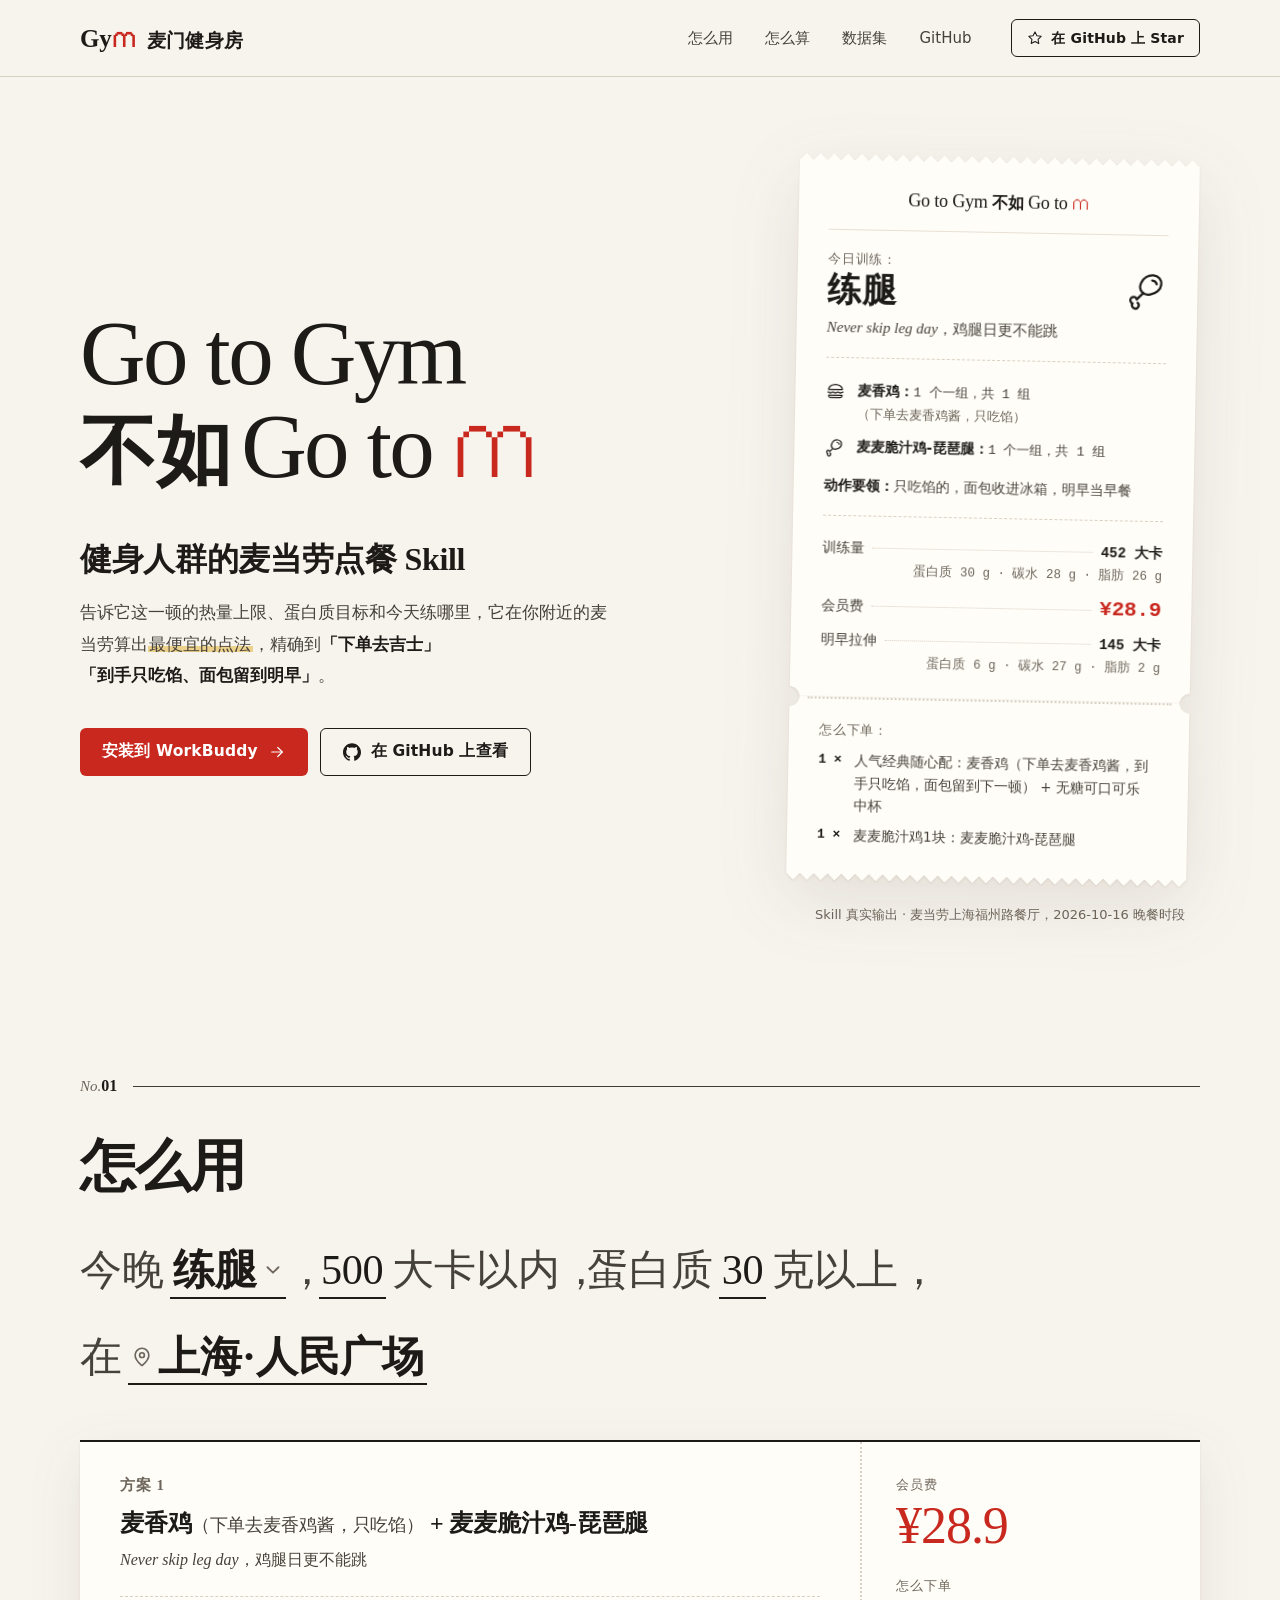
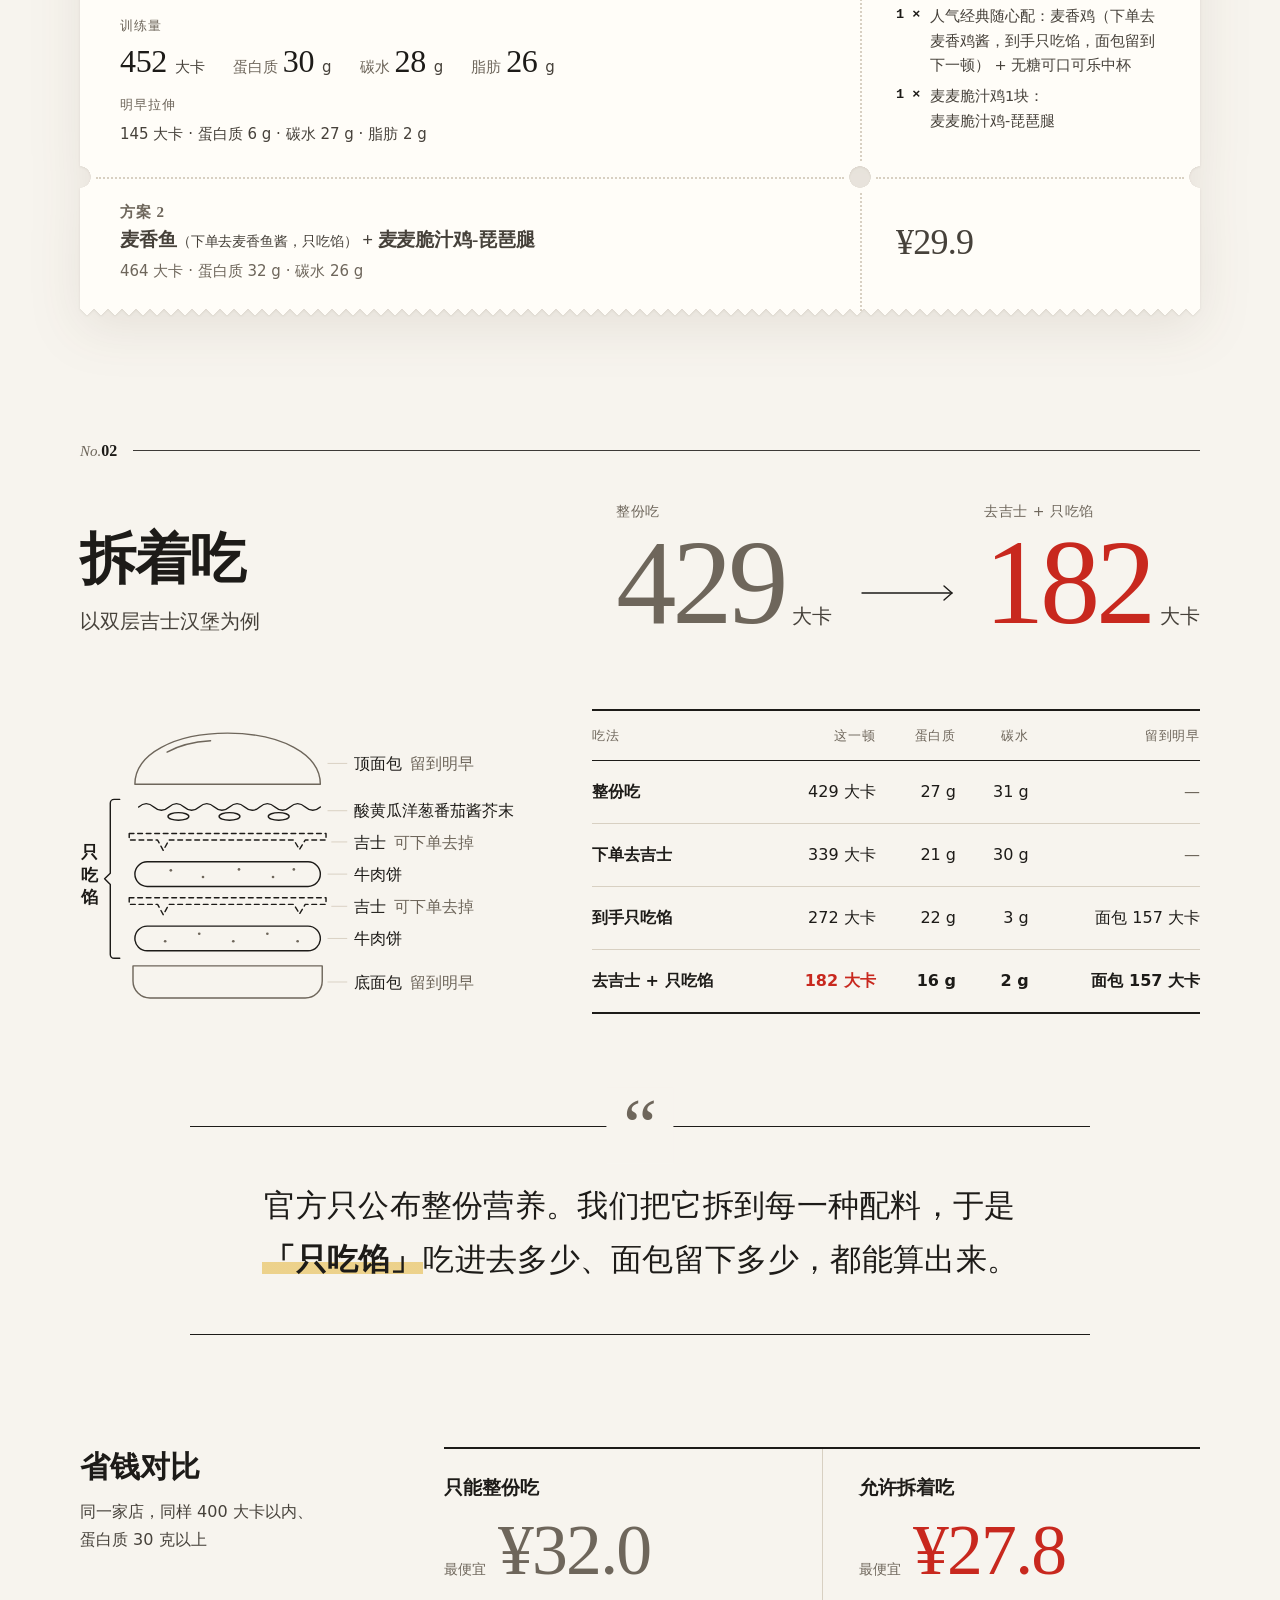
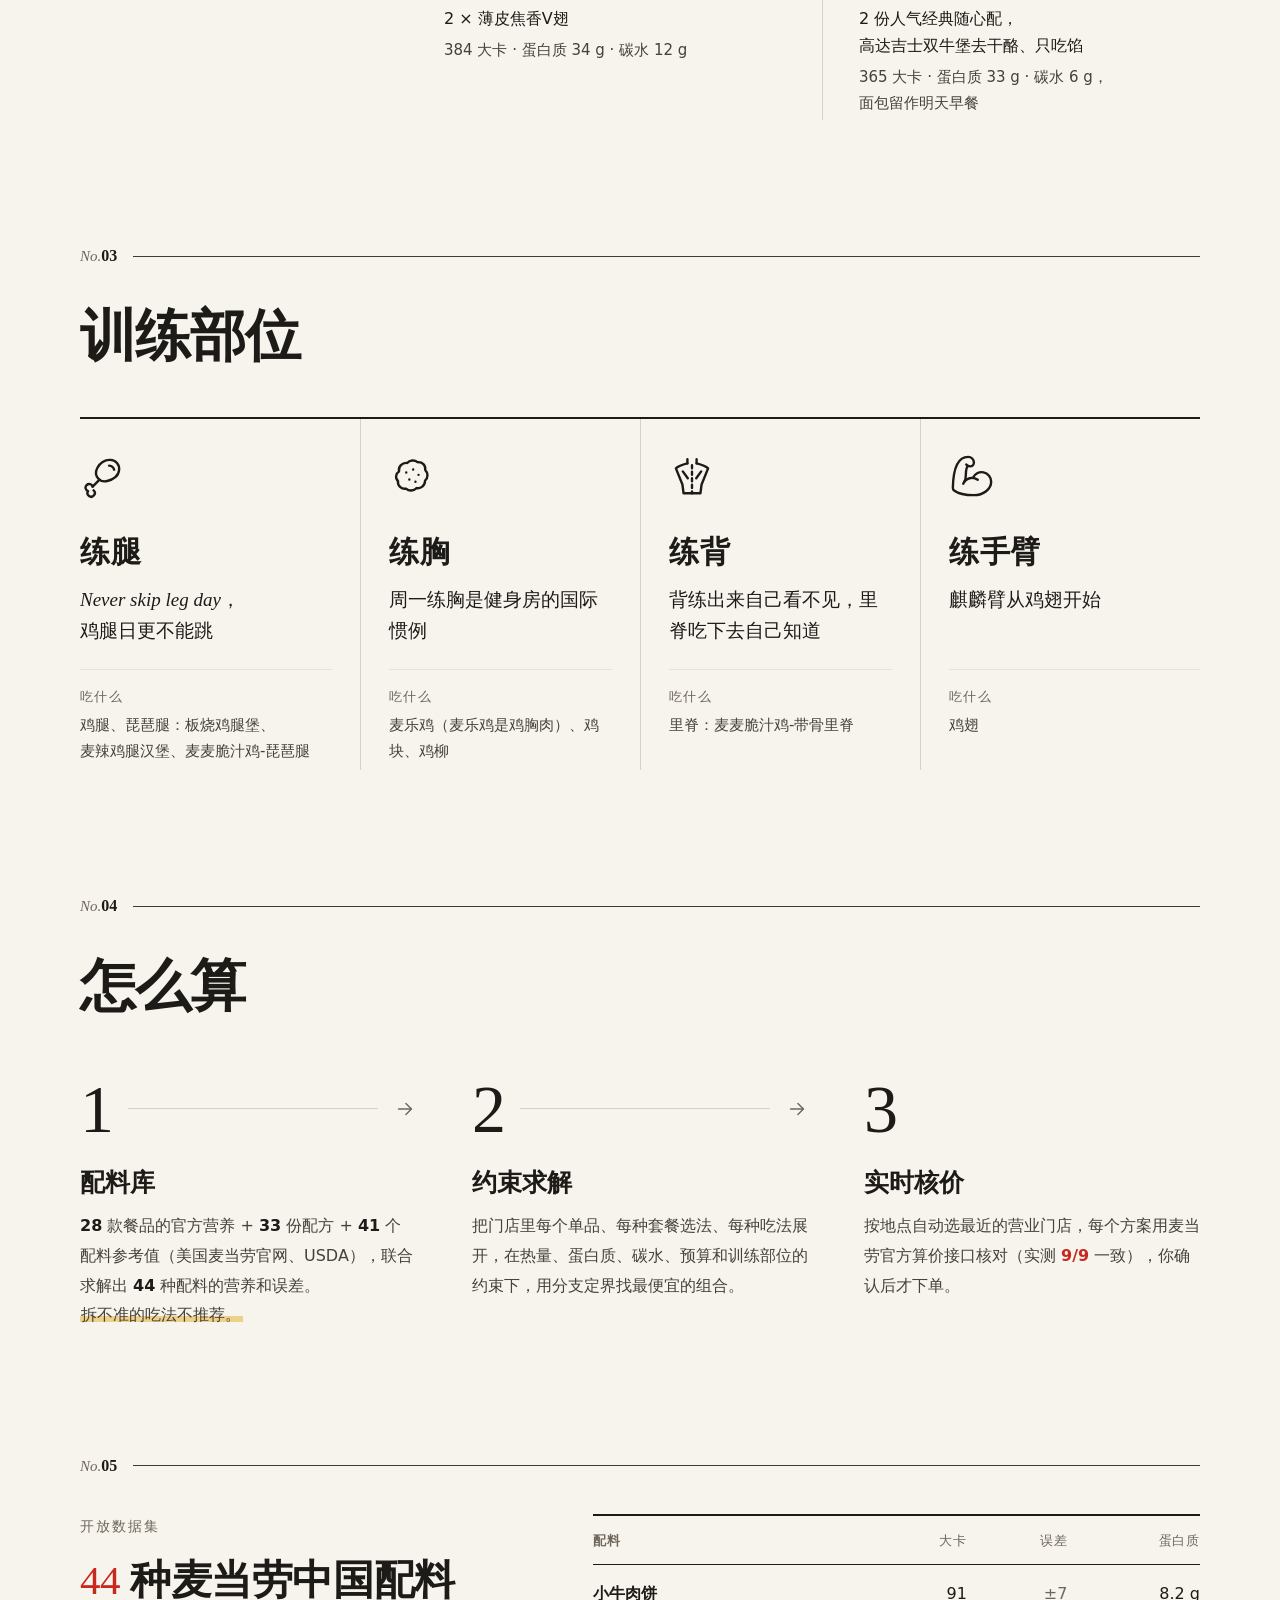
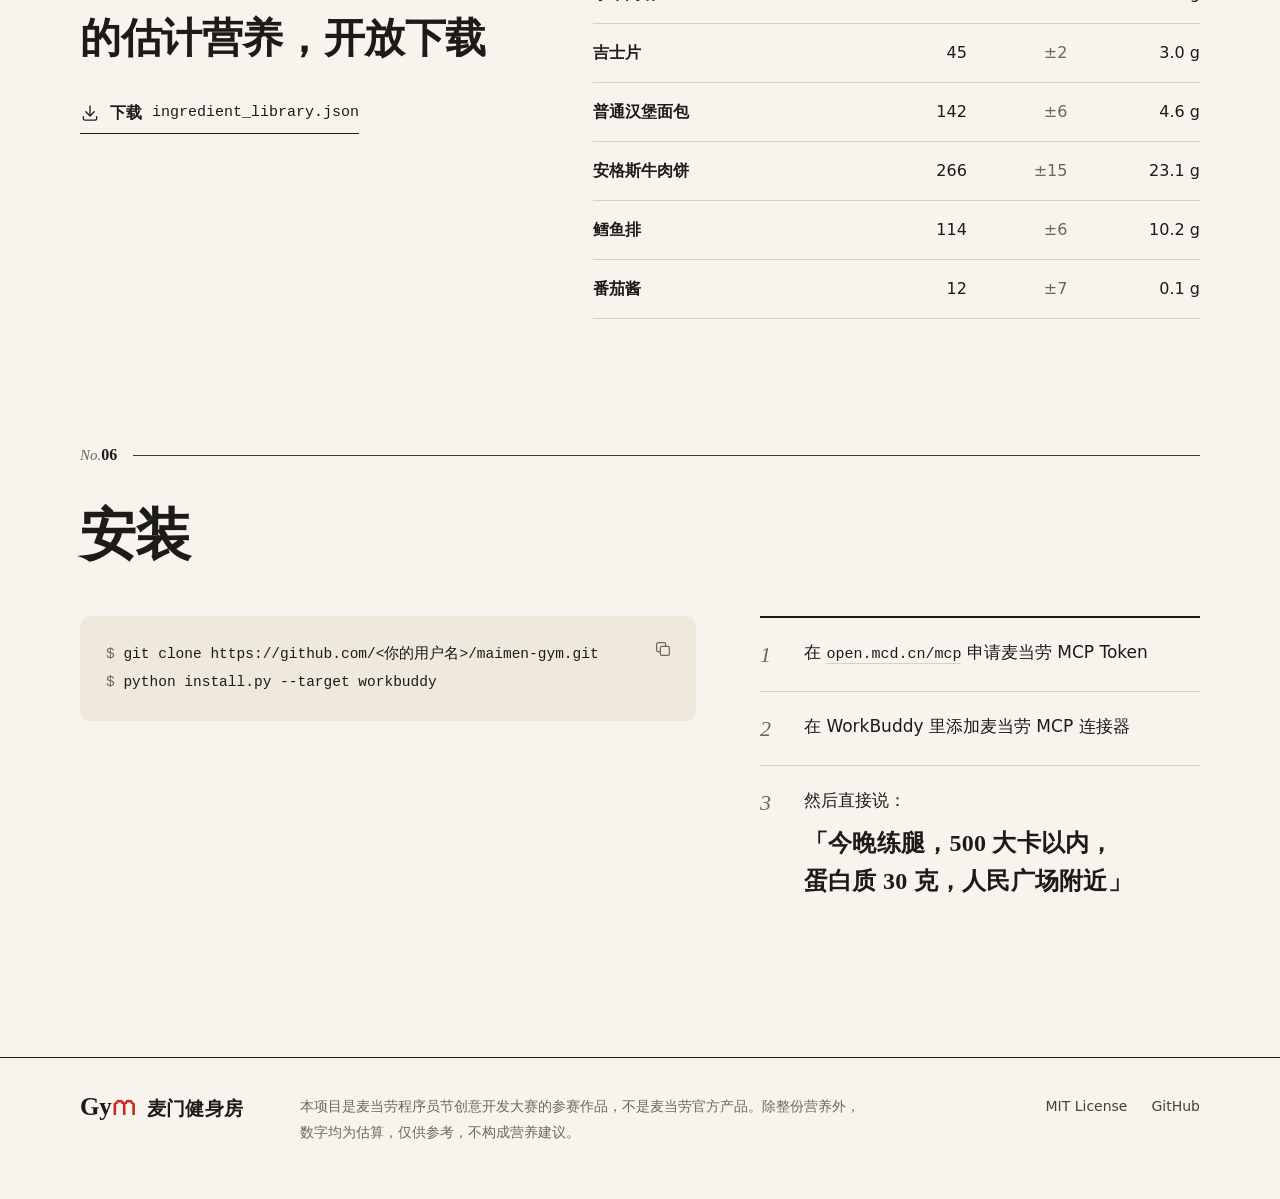
<file: docs/mockups/portal-a.html>
<!doctype html>
<html lang="zh-CN">
<head>
<meta charset="utf-8">
<meta name="viewport" content="width=device-width, initial-scale=1">
<title>Gyᗰ 麦门健身房 · 健身人群的麦当劳点餐 Skill</title>
<meta name="description" content="告诉它这一顿的热量上限、蛋白质目标和今天练哪里，它在你附近的麦当劳算出最便宜的点法。">
<style>
:root{
  --paper:#F7F4EE;
  --paper-2:#EEE8DD;
  --sheet:#FFFDF8;
  --ink:#1D1B18;
  --ink-2:#46413A;
  --ink-3:#6E665B;
  --rule:#D8D0C2;
  --rule-2:#E7E0D4;
  --tomato:#C8281E;
  --tomato-d:#A61F16;
  --mustard:rgba(227,178,48,.52);

  --serif-cn:"Songti SC","Noto Serif SC","Source Han Serif SC","STSong",serif;
  --serif-en:Georgia,"Songti SC","Noto Serif SC",serif;
  /* 数字专用：Charter / Iowan 有等高数字；Georgia 只有旧式数字，不能放进这条栈 */
  --serif-num:Charter,"Bitstream Charter","Iowan Old Style","Sitka Text",Cambria,"Times New Roman","Songti SC",serif;
  --sans:system-ui,-apple-system,BlinkMacSystemFont,"Helvetica Neue","PingFang SC","Hiragino Sans GB","Noto Sans SC",sans-serif;
  --mono:"SF Mono",Menlo,Consolas,"PingFang SC","Noto Sans SC",monospace;
  --glyph:"Euphemia UCAS","Gadugi","Noto Sans Canadian Aboriginal",sans-serif;
}
*,*::before,*::after{box-sizing:border-box}
html{-webkit-text-size-adjust:100%;scroll-behavior:smooth}
body{margin:0;background:var(--paper);color:var(--ink);font:400 16px/1.75 var(--sans);-webkit-font-smoothing:antialiased;text-rendering:optimizeLegibility}
h1,h2,h3,p,figure,blockquote,ul,ol,dl,dd{margin:0;padding:0}
ul,ol{list-style:none}
a{color:inherit;text-decoration:none}
button{font:inherit;color:inherit}
.sr{position:absolute;width:1px;height:1px;overflow:hidden;clip:rect(0 0 0 0);white-space:nowrap}
.wrap{width:100%;max-width:1200px;margin:0 auto;padding:0 40px}
.ic{width:20px;height:20px;flex:none;fill:none;stroke:currentColor;stroke-width:1.6;stroke-linecap:round;stroke-linejoin:round}
.g{font-family:var(--glyph);font-style:normal}
.en{font-family:var(--serif-en);font-style:italic}
.num{font-family:var(--serif-num);font-variant-numeric:lining-nums tabular-nums}
.nw{white-space:nowrap}
p,li,dd,h1,h3,figcaption{text-wrap:pretty}
h2,.pull p{text-wrap:balance}
mark{color:inherit;background:linear-gradient(transparent 58%,var(--mustard) 58%,var(--mustard) 92%,transparent 92%);padding:0 .08em;-webkit-box-decoration-break:clone;box-decoration-break:clone}

/* ---------- 顶栏 ---------- */
.top{border-bottom:1px solid var(--rule)}
.top-in{display:grid;grid-template-columns:auto 1fr auto;align-items:center;gap:40px;height:76px}
.brand{display:inline-flex;align-items:baseline;gap:10px;white-space:nowrap}
.brand-en{font:600 25px/1 var(--serif-en);letter-spacing:-.01em}
.brand-en .g{color:var(--tomato);font-weight:700;margin-left:.02em}
.brand-cn{font:700 19px/1 var(--serif-cn);letter-spacing:.02em}
.nav{display:flex;justify-content:flex-end;gap:32px;font-size:15px;color:var(--ink-2)}
.nav a{position:relative;padding:6px 0;transition:color .2s}
.nav a::after{content:"";position:absolute;left:0;right:0;bottom:0;height:1px;background:currentColor;transform:scaleX(0);transform-origin:left;transition:transform .25s}
.nav a:hover{color:var(--ink)}
.nav a:hover::after{transform:scaleX(1)}

.btn{display:inline-flex;align-items:center;justify-content:center;gap:10px;height:48px;padding:0 22px;border-radius:6px;font-size:15.5px;font-weight:600;letter-spacing:.01em;white-space:nowrap;transition:background-color .2s,color .2s,border-color .2s}
.btn .ic{width:18px;height:18px}
.btn-primary{background:var(--tomato);color:#fff}
.btn-primary:hover{background:var(--tomato-d)}
.btn-primary .ic{transition:transform .2s}
.btn-primary:hover .ic{transform:translateX(3px)}
.btn-line{border:1px solid var(--ink);color:var(--ink)}
.btn-line:hover{background:var(--ink);color:var(--paper)}
.btn-sm{height:38px;padding:0 15px;font-size:14px;gap:8px}
.btn-sm .ic{width:16px;height:16px}
.gh{width:18px;height:18px;flex:none;fill:currentColor}

/* ---------- 首屏 ---------- */
.hero{display:grid;grid-template-columns:minmax(0,1fr) 400px;gap:80px;align-items:center;padding-top:80px;padding-bottom:24px}
.slogan{font-family:var(--serif-en);font-weight:400;font-size:clamp(56px,7.1vw,104px);line-height:1.02;letter-spacing:-.03em}
.slogan > span{display:block}
.slogan .cn{display:inline;font-family:var(--serif-cn);font-weight:700;font-size:.84em;letter-spacing:0;margin-right:.12em}
.slogan .g{color:var(--tomato);letter-spacing:0}
.title{margin-top:44px;font:700 32px/1.35 var(--serif-cn);letter-spacing:-.01em}
.lede{margin-top:16px;max-width:31em;font-size:17px;line-height:1.85;color:var(--ink-2)}
.lede q{quotes:none;color:var(--ink);font-weight:600}
.cta{margin-top:36px;display:flex;flex-wrap:wrap;gap:12px}

/* 训练计划卡：打卡纸 / 小票 */
.card-fig{position:relative}
.ticket{filter:drop-shadow(0 1px 1px rgba(70,48,24,.10)) drop-shadow(0 22px 34px rgba(70,48,24,.11));transform:rotate(1.1deg);transform-origin:50% 0}
.tk{background:var(--sheet);font-size:14px;line-height:1.7;color:var(--ink)}
.tk-body{padding:34px 30px 24px;
  mask:conic-gradient(from 135deg at 50% 0,#000 90deg,#0000 0) 0 0/14px 100% round no-repeat,
       radial-gradient(circle 10px at 0 100%,#0000 96%,#000),
       radial-gradient(circle 10px at 100% 100%,#0000 96%,#000);
  mask-composite:intersect}
.tk-stub{position:relative;padding:22px 30px 34px;
  mask:radial-gradient(circle 10px at 0 0,#0000 96%,#000),
       radial-gradient(circle 10px at 100% 0,#0000 96%,#000),
       conic-gradient(from -45deg at 50% 100%,#000 90deg,#0000 0) 0 0/14px 100% round no-repeat;
  mask-composite:intersect}
.tk-stub::before{content:"";position:absolute;left:18px;right:18px;top:0;border-top:2px dotted var(--rule)}
.tk-slogan{font:400 18px/1.3 var(--serif-en);letter-spacing:-.01em;text-align:center;padding-bottom:18px;border-bottom:1px solid var(--rule-2)}
.tk-slogan .cn{font-family:var(--serif-cn);font-weight:700;font-size:.9em}
.tk-slogan .g{color:var(--tomato)}
.tk-day{display:flex;justify-content:space-between;align-items:flex-end;gap:16px;padding-top:18px}
.tk-day-k{display:block;font-size:12.5px;letter-spacing:.06em;color:var(--ink-3)}
.tk-day-v{display:block;font:700 34px/1.15 var(--serif-cn);letter-spacing:.02em}
.tk-day .ic{width:42px;height:42px;stroke-width:1.3;margin-bottom:4px}
.tk-motto{margin-top:6px;font:400 15px/1.6 var(--serif-cn);color:var(--ink-2)}
.tk-items{margin-top:18px;padding-top:16px;border-top:1px dashed var(--rule)}
.tk-item{display:grid;grid-template-columns:22px minmax(0,1fr);gap:10px;padding:5px 0}
.tk-item .ic{width:20px;height:20px;margin-top:2px;stroke-width:1.5}
.tk-item b{font-weight:600}
.tk-item .set{font-family:var(--mono);font-size:13px;color:var(--ink-2)}
.tk-item .note{display:block;font-size:13px;color:var(--ink-3)}
.tk-tip{margin-top:10px;font-size:13.5px;color:var(--ink-2)}
.tk-tip b{font-weight:600;color:var(--ink)}
.tk-stats{margin-top:18px;padding-top:14px;border-top:1px dashed var(--rule)}
.tk-row{display:flex;align-items:baseline;gap:8px;padding-top:6px}
.tk-row .k{font-size:13.5px;color:var(--ink-2);white-space:nowrap}
.tk-row .lead{flex:1;border-bottom:1px dotted var(--rule);transform:translateY(-4px);min-width:16px}
.tk-row .v{font-family:var(--mono);font-size:14px;font-weight:600;white-space:nowrap}
.tk-row .v.price{font-size:21px;color:var(--tomato);letter-spacing:-.01em}
.tk-sub{font-family:var(--mono);font-size:12.5px;color:var(--ink-3);text-align:right;line-height:1.6}
.tk-order-k{font-size:13px;color:var(--ink-3);letter-spacing:.06em}
.tk-order li{display:grid;grid-template-columns:30px minmax(0,1fr);gap:6px;margin-top:8px;font-size:13.5px;line-height:1.65;color:var(--ink-2)}
.tk-order .q{font-family:var(--mono);font-size:13px;color:var(--ink);font-weight:600}
.card-cap{margin-top:22px;text-align:center;font-size:13px;line-height:1.6;color:var(--ink-3)}

/* ---------- 段落通用 ---------- */
.sec{padding-top:128px}
.folio{display:flex;align-items:center;gap:16px;margin-bottom:40px;font:italic 400 15px/1 var(--serif-en);color:var(--ink-3)}
.folio::after{content:"";flex:1;height:1px;background:var(--ink);opacity:.85}
.folio b{font-family:var(--serif-num);font-style:normal;font-weight:600;color:var(--ink);font-size:16px;font-variant-numeric:lining-nums}
.h-sec{font:700 clamp(36px,4.4vw,60px)/1.15 var(--serif-cn);letter-spacing:-.015em}
.sub{margin-top:14px;font:400 20px/1.6 var(--serif-cn);color:var(--ink-2)}
.kick{font-size:14px;letter-spacing:.14em;color:var(--ink-3)}

/* ---------- 01 怎么用：填空句生成器 ---------- */
.madlib{margin-top:28px;font:400 clamp(27px,3.3vw,44px)/2.05 var(--serif-cn);letter-spacing:.005em;color:var(--ink-2)}
.madlib .ch{white-space:nowrap}
.madlib .pc{display:inline-block;width:.62em;text-align:left}
.slot{display:inline-flex;align-items:baseline;gap:.12em;margin:0 .14em;padding:0 .06em;border-bottom:2px solid var(--ink);line-height:1.25;cursor:pointer;transition:border-color .2s}
.slot.end{margin-right:0}
.slot:hover,.slot:focus-within{border-color:var(--tomato)}
.slot input,.slot select{font:inherit;font-weight:700;color:var(--ink);background:transparent;border:0;border-radius:0;padding:0;margin:0;outline:none;-webkit-appearance:none;appearance:none;cursor:pointer;field-sizing:content;min-width:1ch}
.slot .numin{font-family:var(--serif-num);font-weight:400;font-variant-numeric:lining-nums;letter-spacing:-.01em}
.slot .ic{width:.52em;height:.52em;align-self:center;color:var(--ink-3);stroke-width:2}
.slot-loc .ic{stroke-width:1.8}
#loc{word-spacing:-.2em}
@supports not (field-sizing:content){
  #part{width:2.2em}#kcal{width:1.9em}#prot{width:1.3em}#loc{width:6.9em}
}

/* 结果：从句子下方「打印」出来的一条小票：方案 1 在上，沿虚线撕开是方案 2 */
.printer{margin-top:40px;height:2px;background:var(--ink);position:relative;z-index:1}
.rc{filter:drop-shadow(0 1px 1px rgba(70,48,24,.09)) drop-shadow(0 16px 26px rgba(70,48,24,.09))}
.rc-t{display:grid;grid-template-columns:minmax(0,1fr) 340px;color:var(--ink)}
.rc-main,.rc-stub{position:relative;background:var(--sheet)}
.rc-main{padding:32px 40px 30px;
  mask:radial-gradient(circle 11px at 0 100%,#0000 96%,#000),radial-gradient(circle 11px at 100% 100%,#0000 96%,#000);mask-composite:intersect}
.rc-stub{padding:32px 36px 30px;
  mask:radial-gradient(circle 11px at 0 100%,#0000 96%,#000),radial-gradient(circle 11px at 100% 100%,#0000 96%,#000);mask-composite:intersect}
.rc-stub::before{content:"";position:absolute;left:0;top:0;bottom:16px;border-left:2px dotted var(--rule)}
/* 方案 2：接在下面的一联，上沿是撕线，下沿是锯齿 */
.rc-alt{mask:conic-gradient(from -45deg at 50% 100%,#000 90deg,#0000 0) 0 0/14px 100% round no-repeat}
.rc-alt .rc-main{padding:24px 40px 30px;
  mask:radial-gradient(circle 11px at 0 0,#0000 96%,#000),radial-gradient(circle 11px at 100% 0,#0000 96%,#000);mask-composite:intersect}
.rc-alt .rc-stub{display:flex;align-items:center;padding:24px 36px 30px;
  mask:radial-gradient(circle 11px at 0 0,#0000 96%,#000),radial-gradient(circle 11px at 100% 0,#0000 96%,#000);mask-composite:intersect}
.rc-alt .rc-stub::before{top:16px;bottom:0}
.rc-alt .rc-main::after,.rc-alt .rc-stub::after{content:"";position:absolute;top:0;border-top:2px dotted var(--rule)}
.rc-alt .rc-main::after{left:16px;right:16px}
.rc-alt .rc-stub::after{left:16px;right:16px}
.rc-no{font:700 15px/1.5 var(--serif-cn);letter-spacing:.06em;color:var(--ink-3)}
.rc-what{margin-top:8px;font:700 24px/1.5 var(--serif-cn);letter-spacing:-.005em}
.rc-what small{font-size:.75em;font-weight:400;color:var(--ink-2)}
.rc-say{margin-top:6px;font:400 16px/1.6 var(--serif-cn);color:var(--ink-2)}
.rc-stats{margin-top:24px;padding-top:18px;border-top:1px dashed var(--rule)}
.rc-stats dt{font-size:13px;letter-spacing:.08em;color:var(--ink-3)}
.rc-stats dd{margin-top:4px;color:var(--ink-2)}
.rc-stats .rc-big{display:flex;flex-wrap:wrap;column-gap:28px;row-gap:4px}
.rc-big > span{white-space:nowrap;font-size:15px}
.rc-big b{font:400 32px/1.2 var(--serif-num);font-variant-numeric:lining-nums;color:var(--ink);letter-spacing:-.01em;margin-right:3px}
.rc-big i{font-style:normal;margin-right:5px;color:var(--ink-3)}
.rc-stats .rc-next{margin-top:14px}
.rc-next dd{font-size:15px}
.rc-k{font-size:13px;letter-spacing:.08em;color:var(--ink-3)}
.rc-price{margin:2px 0 22px;font-size:52px;line-height:1.05;letter-spacing:-.02em;color:var(--tomato)}
.rc-order li{display:grid;grid-template-columns:30px minmax(0,1fr);gap:4px;margin-top:6px;font-size:14.5px;line-height:1.7;color:var(--ink-2)}
.rc-order .q{font-family:var(--mono);font-size:13.5px;font-weight:600;color:var(--ink)}
.rc-extra{margin-top:12px;padding-top:10px;border-top:1px dashed var(--rule);font-size:14px;line-height:1.7;color:var(--ink-3)}
.rc-alt .rc-what{margin-top:2px;font-size:19px;color:var(--ink-2)}
.rc-alt-nums{margin-top:4px;font-size:15px;color:var(--ink-3)}
.rc-alt .rc-price{margin:0;font-size:36px;color:var(--ink-2)}
/* 只有一个方案时：整张小票，下沿锯齿 */
.rc-solo{mask:conic-gradient(from -45deg at 50% 100%,#000 90deg,#0000 0) 0 0/14px 100% round no-repeat}
.rc-solo .rc-main,.rc-solo .rc-stub{mask:none;padding-bottom:38px}
.rc-solo .rc-stub::before{bottom:14px}
.rc-empty{display:flex;gap:16px;align-items:flex-start;padding:30px 40px 40px;background:var(--sheet);mask:conic-gradient(from -45deg at 50% 100%,#000 90deg,#0000 0) 0 0/14px 100% round no-repeat;font:400 21px/1.6 var(--serif-cn);color:var(--ink-2)}
.rc-empty .ic{width:24px;height:24px;margin-top:7px;color:var(--ink-3)}
.rc.printing{animation:print .5s cubic-bezier(.2,.7,.2,1)}
@keyframes print{from{clip-path:inset(0 0 100% 0);transform:translateY(-10px)}to{clip-path:inset(0 0 -60px 0);transform:none}}
@media (prefers-reduced-motion:reduce){.rc.printing{animation:none}}

/* ---------- 02 拆着吃 ---------- */
.split-top{display:grid;grid-template-columns:minmax(0,1fr) auto;gap:48px;align-items:end}
.drop{display:flex;align-items:flex-end;gap:28px}
.drop-k{display:block;font-size:14px;color:var(--ink-3);letter-spacing:.04em;margin-bottom:6px}
.drop-a,.drop-b{white-space:nowrap}
.drop-n{font:400 clamp(76px,9.4vw,136px)/.9 var(--serif-num);font-variant-numeric:lining-nums;letter-spacing:-.035em}
.drop-u{font:400 20px/1 var(--serif-cn);color:var(--ink-2);margin-left:8px;white-space:nowrap}
.drop-a .drop-n{color:var(--ink-3)}
.drop-b .drop-n{color:var(--tomato)}
.drop-arrow{width:96px;height:24px;margin-bottom:32px;fill:none;stroke:var(--ink);stroke-width:1.4;stroke-linecap:round;stroke-linejoin:round;flex:none}

.split-mid{margin-top:72px;display:grid;grid-template-columns:440px minmax(0,1fr);gap:72px;align-items:center}
.burger{width:100%;height:auto;overflow:visible}
.burger .ln{fill:none;stroke:var(--ink);stroke-width:1.5;stroke-linecap:round;stroke-linejoin:round}
.burger .bun{stroke:var(--ink-3)}
.burger .cheese{stroke-dasharray:5 4}
.burger .lead{stroke:var(--rule);stroke-width:1}
.burger text{font-family:var(--sans);font-size:17px;fill:var(--ink)}
.burger .mut{fill:var(--ink-3)}
.burger .vt{font-family:var(--serif-cn);font-weight:700;font-size:18px}
.burger .dot{fill:var(--ink-3);stroke:none}

.tbl{width:100%;border-collapse:collapse;border-top:2px solid var(--ink);font-size:16px;font-variant-numeric:tabular-nums}
.tbl th,.tbl td{padding:17px 0 17px 18px;border-bottom:1px solid var(--rule);text-align:right;white-space:nowrap;font-weight:400}
.tbl th:first-child{padding-left:0;text-align:left}
.tbl thead th{padding-top:14px;padding-bottom:12px;font-size:13px;letter-spacing:.06em;color:var(--ink-3);border-bottom-color:var(--ink)}
.tbl tbody th{font-weight:600}
.tbl .na{color:var(--ink-3)}
.tbl tbody tr.hl > *{font-weight:700;border-bottom:2px solid var(--ink)}
.tbl tr.hl .kc{color:var(--tomato)}

.pull{position:relative;margin:112px auto 0;max-width:900px;padding:52px 24px 46px;border-top:1px solid var(--ink);border-bottom:1px solid var(--ink);text-align:center}
.pull::before{content:"\201C";position:absolute;top:0;left:50%;transform:translate(-50%,-52%);padding:0 .22em;background:var(--paper);font:400 76px/1 var(--serif-en);color:var(--ink-3)}
.pull p{font:400 clamp(22px,2.5vw,31px)/1.75 var(--serif-cn);letter-spacing:.01em;color:var(--ink)}
.pull strong{font-weight:700}

.save{margin-top:112px;display:grid;grid-template-columns:300px minmax(0,1fr);gap:64px}
.save-h{font:700 30px/1.3 var(--serif-cn)}
.save-cond{margin-top:12px;font-size:16px;line-height:1.75;color:var(--ink-2)}
.save-cols{display:grid;grid-template-columns:minmax(0,1fr) minmax(0,1fr);border-top:2px solid var(--ink)}
.save-col{padding:26px 36px 4px 0}
.save-col + .save-col{padding:26px 0 4px 36px;border-left:1px solid var(--rule)}
.save-k{font:700 19px/1.4 var(--serif-cn)}
.save-p{display:flex;align-items:baseline;gap:12px;margin-top:14px}
.save-p small{font-size:14px;color:var(--ink-3)}
.save-p .num{font-size:clamp(52px,5.6vw,76px);line-height:1;letter-spacing:-.025em}
.lose .save-p .num{color:var(--ink-3)}
.win .save-p .num{color:var(--tomato)}
.save-what{margin-top:18px;font-size:16px;line-height:1.7;color:var(--ink)}
.save-nums{margin-top:6px;font-size:15px;line-height:1.7;color:var(--ink-2)}

/* ---------- 03 训练部位 ---------- */
.parts{margin-top:48px;display:grid;grid-template-columns:repeat(4,minmax(0,1fr));border-top:2px solid var(--ink)}
.part{padding:34px 28px 6px;border-left:1px solid var(--rule)}
.part:first-child{border-left:0;padding-left:0}
.part:last-child{padding-right:0}
.part .ic{width:46px;height:46px;stroke-width:1.25}
.part h3{margin-top:26px;font:700 30px/1.2 var(--serif-cn);letter-spacing:.02em}
.part .say{margin-top:14px;font:400 19px/1.65 var(--serif-cn);color:var(--ink);min-height:3.3em}
.part .eat{margin-top:22px;padding-top:16px;border-top:1px solid var(--rule-2);font-size:15px;line-height:1.75;color:var(--ink-2)}
.part .eat .lbl{display:block;margin-bottom:4px;font-size:12.5px;letter-spacing:.1em;color:var(--ink-3)}

/* ---------- 04 怎么算 ---------- */
.steps{margin-top:56px;display:grid;grid-template-columns:repeat(3,minmax(0,1fr));gap:56px}
.step-n{display:flex;align-items:center;gap:16px}
.step-n .num{font-size:68px;line-height:1;letter-spacing:-.03em}
.step-n i{flex:1;height:1px;background:var(--rule)}
.step-n .ic{width:22px;height:22px;color:var(--ink-3)}
.step h3{margin-top:24px;font:700 25px/1.3 var(--serif-cn)}
.step p{margin-top:12px;font-size:16px;line-height:1.85;color:var(--ink-2)}
.step p b{font-weight:600;color:var(--ink)}
.step p .key{color:var(--tomato);font-weight:700}

/* ---------- 05 数据集 ---------- */
.data{display:grid;grid-template-columns:minmax(0,5fr) minmax(0,7fr);gap:80px;align-items:start}
.data h2{margin-top:14px;font:700 clamp(30px,3.2vw,42px)/1.4 var(--serif-cn);letter-spacing:-.01em}
.data h2 .num{color:var(--tomato);font-weight:400}
.dl{display:inline-flex;align-items:center;gap:10px;margin-top:32px;padding-bottom:6px;border-bottom:1.5px solid var(--ink);font-size:16px;font-weight:600;transition:color .2s,border-color .2s}
.dl code{font-family:var(--mono);font-size:15px;font-weight:500}
.dl:hover{color:var(--tomato);border-color:var(--tomato)}
.dt{width:100%;border-collapse:collapse;border-top:2px solid var(--ink);font-size:16px;font-variant-numeric:tabular-nums}
.dt th,.dt td{padding:15px 0 15px 20px;border-bottom:1px solid var(--rule);text-align:right;white-space:nowrap;font-weight:400}
.dt th:first-child{padding-left:0;text-align:left;font-weight:600}
.dt thead th{padding-top:14px;padding-bottom:12px;font-size:13px;letter-spacing:.06em;color:var(--ink-3);font-weight:400;border-bottom-color:var(--ink)}
.dt th:first-child{width:46%}
.dt .err{color:var(--ink-3)}

/* ---------- 06 安装 ---------- */
.install{margin-top:48px;display:grid;grid-template-columns:minmax(0,7fr) minmax(0,5fr);gap:64px;align-items:start}
.code{position:relative;background:var(--paper-2);border-radius:10px;padding:24px 60px 24px 26px}
.code pre{margin:0;font:14.5px/1.95 var(--mono);color:var(--ink);white-space:pre;overflow-x:auto;scrollbar-width:thin}
.code pre .cmd{display:block}
.code pre .cmd::before{content:"$ ";color:var(--ink-3);-webkit-user-select:none;user-select:none}
.code .copy{position:absolute;top:14px;right:14px;width:38px;height:38px;display:grid;place-items:center;border:0;border-radius:8px;background:transparent;color:var(--ink-3);cursor:pointer;transition:color .2s,background-color .2s}
.code .copy:hover{color:var(--ink);background:rgba(29,27,24,.06)}
.code .copy .ic{width:18px;height:18px}
.isteps{counter-reset:s}
.isteps li{display:grid;grid-template-columns:44px minmax(0,1fr);padding:20px 0;border-top:1px solid var(--rule)}
.isteps li:first-child{border-top:2px solid var(--ink)}
.isteps .n{font:italic 400 22px/1.5 var(--serif-num);font-variant-numeric:lining-nums;color:var(--ink-3)}
.isteps p{font-size:17px;line-height:1.75}
.isteps code{font-family:var(--mono);font-size:15px;border-bottom:1px solid var(--rule)}
.isteps .say{display:block;margin-top:8px;font:700 24px/1.6 var(--serif-cn);letter-spacing:.01em}

/* ---------- 页脚 ---------- */
.foot{margin-top:136px;border-top:1px solid var(--ink)}
.foot-in{display:grid;grid-template-columns:auto minmax(0,1fr) auto;gap:56px;align-items:start;padding-top:36px;padding-bottom:56px}
.foot p{max-width:46em;font-size:14px;line-height:1.85;color:var(--ink-3)}
.foot-links{display:flex;gap:24px;font-size:14px;color:var(--ink-2);white-space:nowrap}
.foot-links a:hover{color:var(--ink)}

/* ---------- 响应式 ---------- */
@media (max-width:1120px){
  .hero{grid-template-columns:minmax(0,1fr) 380px;gap:56px}
  .split-mid{grid-template-columns:380px minmax(0,1fr);gap:48px}
  .save{grid-template-columns:1fr;gap:28px}
  .parts{grid-template-columns:repeat(2,minmax(0,1fr))}
  .part:nth-child(3){border-left:0;padding-left:0}
  .part:nth-child(n+3){border-top:1px solid var(--rule)}
  .part:nth-child(2){padding-right:0}
  .data{gap:56px}
  .rc-t{grid-template-columns:minmax(0,1fr) 300px}
  .install{grid-template-columns:minmax(0,1fr) minmax(0,1fr);gap:48px}
}
@media (max-width:960px){
  .hero{grid-template-columns:1fr;gap:64px;padding-top:56px}
  .card-fig{max-width:420px;width:100%;margin:0 auto}
  .split-top{grid-template-columns:1fr;gap:36px}
  .split-mid{grid-template-columns:1fr;gap:48px}
  .burger{max-width:470px;margin:0 auto}
  .steps{grid-template-columns:1fr;gap:44px}
  .step-n i,.step-n .ic{display:none}
  .data{grid-template-columns:1fr;gap:40px}
  .install{grid-template-columns:minmax(0,1fr);gap:40px}
}
@media (max-width:760px){
  .wrap{padding:0 20px}
  .top-in{grid-template-columns:1fr auto;grid-template-areas:"brand star" "nav nav";height:auto;gap:0 12px;padding-top:14px}
  .top-in > .brand{grid-area:brand}
  .brand-en{font-size:22px}
  .brand-cn{font-size:17px}
  .top-in > .btn{grid-area:star}
  .nav{grid-area:nav;justify-content:flex-start;gap:24px;margin-top:10px;padding:8px 0 10px;border-top:1px solid var(--rule-2);font-size:14.5px}
  .btn-sm{position:relative;height:38px;padding:0 13px;font-size:13.5px}
  .btn-sm::before{content:"";position:absolute;left:0;right:0;top:-4px;bottom:-4px}
  .hero{padding-top:40px;gap:52px}
  .slogan{font-size:clamp(46px,13.4vw,60px);letter-spacing:-.035em}
  .title{margin-top:30px;font-size:25px}
  .lede{font-size:16px;line-height:1.8}
  .cta{flex-direction:column;align-items:stretch;margin-top:28px}
  .ticket{transform:none}
  .tk-body{padding:30px 22px 22px}
  .tk-stub{padding:20px 22px 30px}
  .card-cap > span{display:block}
  .card-cap .sep{display:none}
  .sec{padding-top:96px}
  .folio{margin-bottom:28px}
  .sub{font-size:18px}
  .madlib{margin-top:20px;font-size:25px;line-height:2.1}
  .printer{margin-top:28px}
  .rc-t{grid-template-columns:minmax(0,1fr)}
  .rc-main{padding:24px 22px 22px}
  .rc-stub{padding:24px 22px 24px;
    mask:radial-gradient(circle 11px at 0 0,#0000 96%,#000),radial-gradient(circle 11px at 100% 0,#0000 96%,#000),radial-gradient(circle 11px at 0 100%,#0000 96%,#000),radial-gradient(circle 11px at 100% 100%,#0000 96%,#000);mask-composite:intersect}
  .rc-stub::before{left:16px;right:16px;top:0;bottom:auto;border-left:0;border-top:2px dotted var(--rule)}
  .rc-what{font-size:20px}
  .rc-stats{margin-top:18px;padding-top:14px}
  .rc-stats .rc-big{display:grid;grid-template-columns:minmax(0,1fr) minmax(0,1fr);column-gap:16px;row-gap:2px}
  .rc-big b{font-size:28px}
  .rc-price{font-size:44px;margin-bottom:16px}
  .rc-alt{grid-template-columns:minmax(0,1fr) 96px}
  .rc-alt .rc-main{padding:22px 16px 26px 22px;
    mask:radial-gradient(circle 11px at 0 0,#0000 96%,#000)}
  .rc-alt .rc-stub{justify-content:center;padding:22px 12px 26px;
    mask:radial-gradient(circle 11px at 100% 0,#0000 96%,#000)}
  .rc-alt .rc-stub::before{left:0;right:auto;top:16px;bottom:16px;border-top:0;border-left:2px dotted var(--rule)}
  .rc-alt .rc-main::after{left:16px;right:0}
  .rc-alt .rc-stub::after{left:0;right:16px}
  .rc-alt .rc-what{font-size:17px}
  .rc-alt-nums .br{display:block;height:0;overflow:hidden}
  .rc-solo .rc-main{padding-bottom:22px;mask:radial-gradient(circle 11px at 0 100%,#0000 96%,#000),radial-gradient(circle 11px at 100% 100%,#0000 96%,#000);mask-composite:intersect}
  .rc-solo .rc-stub{padding-bottom:36px;mask:radial-gradient(circle 11px at 0 0,#0000 96%,#000),radial-gradient(circle 11px at 100% 0,#0000 96%,#000);mask-composite:intersect}
  .rc-alt .rc-price{font-size:28px}
  .rc-empty{padding:24px 22px;font-size:18px}
  .drop{gap:12px}
  .drop-arrow{width:36px;margin-bottom:16px}
  .drop-n{font-size:clamp(52px,16vw,72px)}
  .drop-u{font-size:15px;margin-left:3px}
  .drop-k{font-size:13px}
  .split-mid{margin-top:48px}
  .tbl{border-top:2px solid var(--ink)}
  .tbl thead{display:none}
  .tbl tbody tr{display:grid;grid-template-columns:88px 72px minmax(0,1fr);column-gap:10px;row-gap:4px;padding:14px 0;border-bottom:1px solid var(--rule)}
  .tbl tbody tr.hl{border-bottom:2px solid var(--ink)}
  .tbl tbody tr > *,.tbl tbody tr.hl > *{padding:0;border:0;text-align:left;font-size:15px}
  .tbl tbody tr > th{grid-column:1/3;grid-row:1;font-size:16px}
  .tbl tbody tr > .kc{grid-column:3;grid-row:1;text-align:right;font-size:16px}
  .tbl tbody tr > .c2{grid-column:1;grid-row:2}
  .tbl tbody tr > .c3{grid-column:2;grid-row:2}
  .tbl tbody tr > .c4{grid-column:3;grid-row:2;text-align:right}
  .tbl td[data-k]::before{content:attr(data-k) " ";font-size:13px;font-weight:400;color:var(--ink-3)}
  .pull{margin-top:80px;padding:44px 4px 38px}
  .save{margin-top:80px}
  .save-h{font-size:26px}
  .save-cols{grid-template-columns:1fr}
  .save-col{padding:24px 0 24px}
  .save-col + .save-col{padding:24px 0 4px;border-left:0;border-top:1px solid var(--rule)}
  .parts{grid-template-columns:1fr;margin-top:36px}
  .part,.part:nth-child(n){display:grid;grid-template-columns:52px minmax(0,1fr);column-gap:16px;padding:26px 0 22px;border-left:0;border-top:1px solid var(--rule)}
  .part:first-child{border-top:0}
  .part .ic{width:40px;height:40px;grid-row:1/4}
  .part h3{margin-top:0;font-size:26px}
  .part .say{margin-top:8px;min-height:0;font-size:18px}
  .part .eat{margin-top:14px;padding-top:12px}
  .steps{margin-top:40px}
  .step-n .num{font-size:56px}
  .step h3{margin-top:14px}
  .dt th,.dt td{padding-left:12px;font-size:15px}
  .dt th:first-child{width:auto}
  .code{padding:20px 52px 20px 18px}
  .code pre{font-size:13px;-webkit-mask-image:linear-gradient(90deg,#000 calc(100% - 32px),#0000);mask-image:linear-gradient(90deg,#000 calc(100% - 32px),#0000)}
  .code pre.end{-webkit-mask-image:none;mask-image:none}
  .isteps .say{font-size:21px}
  .foot{margin-top:104px}
  .foot-in{grid-template-columns:1fr;gap:20px;padding-bottom:48px}
}
</style>
</head>
<body>
<svg width="0" height="0" style="position:absolute" aria-hidden="true" focusable="false">
  <defs>
    <symbol id="i-star" viewBox="0 0 24 24"><path d="M12 2.8l2.84 5.75 6.35.93-4.6 4.48 1.09 6.32L12 17.3l-5.68 2.98 1.09-6.32-4.6-4.48 6.35-.93z"/></symbol>
    <symbol id="i-arrow" viewBox="0 0 24 24"><path d="M5 12h14"/><path d="m13 6 6 6-6 6"/></symbol>
    <symbol id="i-chev" viewBox="0 0 24 24"><path d="m6 9 6 6 6-6"/></symbol>
    <symbol id="i-pin" viewBox="0 0 24 24"><path d="M19.5 10c0 4.6-5.1 9.4-6.8 10.9a1 1 0 0 1-1.4 0C9.6 19.4 4.5 14.6 4.5 10a7.5 7.5 0 0 1 15 0z"/><circle cx="12" cy="10" r="2.6"/></symbol>
    <symbol id="i-download" viewBox="0 0 24 24"><path d="M12 3.5v11.5"/><path d="m7 10.5 5 5 5-5"/><path d="M4 16.5v2a2 2 0 0 0 2 2h12a2 2 0 0 0 2-2v-2"/></symbol>
    <symbol id="i-copy" viewBox="0 0 24 24"><rect x="8.5" y="8.5" width="12" height="12" rx="2"/><path d="M15.5 8.5V5.5a2 2 0 0 0-2-2h-8a2 2 0 0 0-2 2v8a2 2 0 0 0 2 2h3"/></symbol>
    <symbol id="i-check" viewBox="0 0 24 24"><path d="m5 12.5 4.5 4.5L19 7.5"/></symbol>
    <symbol id="i-search" viewBox="0 0 24 24"><circle cx="11" cy="11" r="6.5"/><path d="m20 20-4.4-4.4"/><path d="m8.8 8.8 4.4 4.4M13.2 8.8l-4.4 4.4"/></symbol>
    <!-- 部位图标 -->
    <symbol id="i-leg" viewBox="0 0 24 24"><path d="M14.2 14.6c-2 .5-3.6-.1-4.6-1.2-1.3-1.4-1.6-3.6-.6-5.6C10.2 5.2 13 3.4 15.8 3.6c2.9.2 4.9 2.4 4.6 5.3-.3 2.9-2.9 5.1-6.2 5.7z"/><path d="M10.2 13.9 6.6 17.5"/><path d="M6.6 17.5a1.9 1.9 0 1 0-2.4 2.4 1.9 1.9 0 1 0 2.9-.4"/><path d="M15.2 6.6c1.3.1 2.3.9 2.6 2.1"/></symbol>
    <symbol id="i-nugget" viewBox="0 0 24 24"><path d="M5.2 9.6c-.4-2.6 1.7-4.7 4.3-4.4 1.2-1.5 3.8-1.8 5.4-.4 2.4-.3 4.4 1.7 4 4.1 1.6 1.4 1.6 4.1-.1 5.5.1 2.4-2 4.3-4.4 3.9-1.4 1.6-4 1.7-5.5.3-2.4.4-4.6-1.6-4.2-4C3.2 13.4 3.4 10.7 5.2 9.6z"/><path d="M9 10.2h.01M12.6 8.6h.01M15.4 11.4h.01M10.6 13.8h.01M13.8 15h.01"/></symbol>
    <symbol id="i-back" viewBox="0 0 24 24"><path d="M9.6 3.2v2.2M14.4 3.2v2.2"/><path d="M9.6 5.4C7.2 6 5 6.6 3.6 8l3.4 8.4.6 4.6h8.8l.6-4.6L20.4 8C19 6.6 16.8 6 14.4 5.4"/><path d="M12 6.4v14.6" stroke-dasharray="1.6 1.8"/><path d="M7.2 9.6l2.6 3.6M16.8 9.6l-2.6 3.6"/></symbol>
    <symbol id="i-arm" viewBox="0 0 24 24"><path d="M12.41 13.02A5 5 0 0 1 22 15c0 3.87-4 7-9 7-4.08 0-8.15-.82-10.37-2.46-.43-.32-.63-.83-.62-1.36C2.12 12.72 2.63 2 10 2a3 3 0 0 1 3 3 2 2 0 0 1-2 2c-1.1 0-1.64-.44-2-1"/><path d="M15 14a5 5 0 0 0-7.58 2"/><path d="M9.96 6.83C8.02 7.98 9.5 13 8 15"/></symbol>
    <symbol id="i-burger" viewBox="0 0 24 24"><path d="M3.8 10.2c0-3.4 3.7-6 8.2-6s8.2 2.6 8.2 6z"/><path d="M3 13.4c1.5 0 1.5 1 3 1s1.5-1 3-1 1.5 1 3 1 1.5-1 3-1 1.5 1 3 1 1.5-1 3-1"/><path d="M4 17.2h16v.6a2.2 2.2 0 0 1-2.2 2.2H6.2A2.2 2.2 0 0 1 4 17.8z"/></symbol>
    <symbol id="i-gh" viewBox="0 0 24 24"><path d="M12 .297c-6.63 0-12 5.373-12 12 0 5.303 3.438 9.8 8.205 11.385.6.113.82-.258.82-.577 0-.285-.01-1.04-.015-2.04-3.338.724-4.042-1.61-4.042-1.61C4.422 18.07 3.633 17.7 3.633 17.7c-1.087-.744.084-.729.084-.729 1.205.084 1.838 1.236 1.838 1.236 1.07 1.835 2.809 1.305 3.495.998.108-.776.417-1.305.76-1.605-2.665-.3-5.466-1.332-5.466-5.93 0-1.31.465-2.38 1.235-3.22-.135-.303-.54-1.523.105-3.176 0 0 1.005-.322 3.3 1.23.96-.267 1.98-.399 3-.405 1.02.006 2.04.138 3 .405 2.28-1.552 3.285-1.23 3.285-1.23.645 1.653.24 2.873.12 3.176.765.84 1.23 1.91 1.23 3.22 0 4.61-2.805 5.625-5.475 5.92.42.36.81 1.096.81 2.22 0 1.606-.015 2.896-.015 3.286 0 .315.21.69.825.57C20.565 22.092 24 17.592 24 12.297c0-6.627-5.373-12-12-12"/></symbol>
  </defs>
</svg>

<header class="top">
  <div class="wrap top-in">
    <a class="brand" href="#top" aria-label="Gyᗰ 麦门健身房">
      <span class="brand-en" aria-hidden="true">Gy<span class="g">ᗰ</span></span><span class="brand-cn" aria-hidden="true">麦门健身房</span>
    </a>
    <nav class="nav" aria-label="页面导航">
      <a href="#use">怎么用</a><a href="#how">怎么算</a><a href="#data">数据集</a><a href="#">GitHub</a>
    </nav>
    <a class="btn btn-line btn-sm" href="#"><svg class="ic" aria-hidden="true"><use href="#i-star"/></svg>在 GitHub 上 Star</a>
  </div>
</header>

<main id="top">
  <!-- 首屏 -->
  <section class="wrap hero">
    <div class="hero-copy">
      <p class="slogan"><span>Go to Gym</span><span><span class="cn">不如</span>Go to <span class="g">ᗰ</span></span></p>
      <h1 class="title">健身人群的麦当劳点餐 Skill</h1>
      <p class="lede">告诉它这一顿的热量上限、蛋白质目标和今天练哪里，它在你附近的麦当劳算出<mark>最便宜的点法</mark>，精确到<q><span class="nw">「下单去吉士」</span><span class="nw">「到手只吃馅、面包留到明早」</span></q>。</p>
      <div class="cta">
        <a class="btn btn-primary" href="#install">安装到 WorkBuddy<svg class="ic" aria-hidden="true"><use href="#i-arrow"/></svg></a>
        <a class="btn btn-line" href="#"><svg class="gh" aria-hidden="true"><use href="#i-gh"/></svg>在 GitHub 上查看</a>
      </div>
    </div>

    <figure class="card-fig">
      <div class="ticket">
        <div class="tk tk-body">
          <p class="tk-slogan">Go to Gym <span class="cn">不如</span> Go to <span class="g">ᗰ</span></p>
          <div class="tk-day">
            <div>
              <span class="tk-day-k">今日训练：</span>
              <span class="tk-day-v">练腿</span>
            </div>
            <svg class="ic" aria-hidden="true"><use href="#i-leg"/></svg>
          </div>
          <p class="tk-motto"><span class="en">Never skip leg day</span>，<span class="nw">鸡腿日更不能跳</span></p>

          <ul class="tk-items">
            <li class="tk-item"><svg class="ic" aria-hidden="true"><use href="#i-burger"/></svg><span><b>麦香鸡：</b><span class="set">1 个一组，共 1 组</span><span class="note">（下单去麦香鸡酱，只吃馅）</span></span></li>
            <li class="tk-item"><svg class="ic" aria-hidden="true"><use href="#i-leg"/></svg><span><b>麦麦脆汁鸡-琵琶腿：</b><span class="set">1 个一组，共 1 组</span></span></li>
          </ul>
          <p class="tk-tip"><b>动作要领：</b>只吃馅的，面包收进冰箱，明早当早餐</p>

          <div class="tk-stats">
            <div class="tk-row"><span class="k">训练量</span><span class="lead"></span><span class="v">452 大卡</span></div>
            <p class="tk-sub">蛋白质 30 g · 碳水 28 g · 脂肪 26 g</p>
            <div class="tk-row"><span class="k">会员费</span><span class="lead"></span><span class="v price">¥28.9</span></div>
            <div class="tk-row"><span class="k">明早拉伸</span><span class="lead"></span><span class="v">145 大卡</span></div>
            <p class="tk-sub">蛋白质 6 g · 碳水 27 g · 脂肪 2 g</p>
          </div>
        </div>
        <div class="tk tk-stub">
          <p class="tk-order-k">怎么下单：</p>
          <ol class="tk-order">
            <li><span class="q">1 ×</span><span>人气经典随心配：麦香鸡（下单去麦香鸡酱，到手只吃馅，面包留到下一顿） + 无糖可口可乐中杯</span></li>
            <li><span class="q">1 ×</span><span>麦麦脆汁鸡1块：麦麦脆汁鸡-琵琶腿</span></li>
          </ol>
        </div>
      </div>
      <figcaption class="card-cap"><span>Skill 真实输出</span><span class="sep"> · </span><span>麦当劳上海福州路餐厅，2026-10-16 晚餐时段</span></figcaption>
    </figure>
  </section>

  <!-- 01 怎么用：生成器 -->
  <section class="wrap sec" id="use">
    <p class="folio"><span>No.<b>01</b></span></p>
    <h2 class="h-sec">怎么用</h2>
    <form class="madlib" id="madlib" onsubmit="return false" aria-label="生成训练计划">
      <span class="ch">今晚<label class="slot end"><span class="sr">今天练</span><select id="part">
          <option selected>练腿</option><option>练胸</option><option>练背</option><option>练手臂</option><option>不限</option>
        </select><svg class="ic" aria-hidden="true"><use href="#i-chev"/></svg></label><span class="pc">，</span></span><span class="ch"><label class="slot"><span class="sr">热量上限（大卡）</span><input class="numin" id="kcal" inputmode="numeric" value="500"></label>大卡以内<span class="pc">，</span></span><span class="ch">蛋白质<label class="slot"><span class="sr">蛋白质（克）</span><input class="numin" id="prot" inputmode="numeric" value="30"></label>克以上<span class="pc">，</span></span><span class="ch">在<label class="slot slot-loc end"><span class="sr">地点</span><svg class="ic" aria-hidden="true"><use href="#i-pin"/></svg><input id="loc" value="上海 · 人民广场"></label></span>
    </form>

    <div class="printer" aria-hidden="true"></div>
    <div class="rc" id="plans" aria-live="polite">
      <article class="rc-t">
        <div class="rc-main">
          <p class="rc-no">方案 1</p>
          <h3 class="rc-what">麦香鸡<small>（下单去麦香鸡酱，<span class="nw">只吃馅）</span></small> <span class="nw">+ 麦麦脆汁鸡-琵琶腿</span></h3>
          <p class="rc-say"><span class="en">Never skip leg day</span>，<span class="nw">鸡腿日更不能跳</span></p>
          <dl class="rc-stats">
            <div><dt>训练量</dt><dd class="rc-big"><span><b>452</b> 大卡</span><span><i>蛋白质</i><b>30</b> g</span><span><i>碳水</i><b>28</b> g</span><span><i>脂肪</i><b>26</b> g</span></dd></div>
            <div class="rc-next"><dt>明早拉伸</dt><dd><span class="nw">145 大卡</span> <span class="nw">· 蛋白质 6 g</span> <span class="nw">· 碳水 27 g</span> <span class="nw">· 脂肪 2 g</span></dd></div>
          </dl>
        </div>
        <div class="rc-stub">
          <div>
            <p class="rc-k">会员费</p>
            <p class="rc-price num">¥28.9</p>
            <p class="rc-k">怎么下单</p>
            <ol class="rc-order">
              <li><span class="q">1 ×</span><span>人气经典随心配：麦香鸡（下单去麦香鸡酱，到手只吃馅，面包留到下一顿） + 无糖可口可乐中杯</span></li>
              <li><span class="q">1 ×</span><span>麦麦脆汁鸡1块：<span class="nw">麦麦脆汁鸡-琵琶腿</span></span></li>
            </ol>
          </div>
        </div>
      </article>
      <article class="rc-t rc-alt">
        <div class="rc-main">
          <p class="rc-no">方案 2</p>
          <h3 class="rc-what">麦香鱼<small>（下单去麦香鱼酱，<span class="nw">只吃馅）</span></small> <span class="nw">+ 麦麦脆汁鸡-琵琶腿</span></h3>
          <p class="rc-alt-nums"><span class="nw">464 大卡</span><span class="br"> · </span><span class="nw">蛋白质 32 g</span> <span class="nw">· 碳水 26 g</span></p>
        </div>
        <div class="rc-stub"><p class="rc-price num">¥29.9</p></div>
      </article>
    </div>
  </section>

  <!-- 02 拆着吃 -->
  <section class="wrap sec" id="split">
    <p class="folio"><span>No.<b>02</b></span></p>
    <div class="split-top">
      <div>
        <h2 class="h-sec">拆着吃</h2>
        <p class="sub">以双层吉士汉堡为例</p>
      </div>
      <div class="drop" aria-label="整份吃 429 大卡，去吉士加只吃馅 182 大卡">
        <div class="drop-a"><span class="drop-k">整份吃</span><span class="drop-n num">429</span><span class="drop-u">大卡</span></div>
        <svg class="drop-arrow" viewBox="0 0 96 24" aria-hidden="true"><path d="M2 12h90"/><path d="m84 5 8 7-8 7"/></svg>
        <div class="drop-b"><span class="drop-k">去吉士 + 只吃馅</span><span class="drop-n num">182</span><span class="drop-u">大卡</span></div>
      </div>
    </div>

    <div class="split-mid">
      <svg class="burger" viewBox="0 0 465 304" role="img" aria-label="双层吉士汉堡自下而上：底面包、牛肉饼、吉士、牛肉饼、吉士、酸黄瓜洋葱番茄酱芥末、顶面包">
        <!-- 只吃馅 括号 -->
        <path class="ln" d="M42 86h-6a4 4 0 0 0-4 4v74l-6 6 6 6v74a4 4 0 0 0 4 4h6"/>
        <text class="vt" x="10" y="148" text-anchor="middle">只</text>
        <text class="vt" x="10" y="172" text-anchor="middle">吃</text>
        <text class="vt" x="10" y="196" text-anchor="middle">馅</text>
        <!-- 顶面包 -->
        <path class="ln bun" d="M58 70C58 38 100 16 156 16s98 22 98 54z"/>
        <path class="ln bun" d="M92 36c14-8 30-11 46-12" stroke-width="1"/>
        <!-- 酸黄瓜洋葱番茄酱芥末 -->
        <path class="ln" d="M62 94q8-7 16 0t16 0 16 0 16 0 16 0 16 0 16 0 16 0 16 0 16 0 16 0 16 0"/>
        <ellipse class="ln" cx="104" cy="104" rx="11" ry="4"/>
        <ellipse class="ln" cx="158" cy="104" rx="11" ry="4"/>
        <ellipse class="ln" cx="210" cy="104" rx="11" ry="4"/>
        <!-- 吉士 1 -->
        <path class="ln cheese" d="M52 122h208v7h-22l-6 10-6-10H94l-6 11-6-11H52z"/>
        <!-- 牛肉饼 1 -->
        <rect class="ln" x="58" y="152" width="196" height="26" rx="13"/>
        <circle class="dot" cx="96" cy="161" r="1.4"/><circle class="dot" cx="130" cy="168" r="1.4"/><circle class="dot" cx="168" cy="160" r="1.4"/><circle class="dot" cx="204" cy="168" r="1.4"/><circle class="dot" cx="226" cy="160" r="1.4"/>
        <!-- 吉士 2 -->
        <path class="ln cheese" d="M52 190h208v7h-22l-6 10-6-10H94l-6 11-6-11H52z"/>
        <!-- 牛肉饼 2 -->
        <rect class="ln" x="58" y="220" width="196" height="26" rx="13"/>
        <circle class="dot" cx="90" cy="236" r="1.4"/><circle class="dot" cx="126" cy="228" r="1.4"/><circle class="dot" cx="162" cy="236" r="1.4"/><circle class="dot" cx="198" cy="228" r="1.4"/><circle class="dot" cx="230" cy="236" r="1.4"/>
        <!-- 底面包 -->
        <path class="ln bun" d="M56 262h200v16a18 18 0 0 1-18 18H74a18 18 0 0 1-18-18z"/>
        <!-- 引线与标注 -->
        <path class="ln lead" d="M262 48h20M262 98h20M266 131h16M262 165h20M266 199h16M262 233h20M262 279h20"/>
        <text x="290" y="54">顶面包<tspan class="mut" dx="8">留到明早</tspan></text>
        <text x="290" y="104">酸黄瓜洋葱番茄酱芥末</text>
        <text x="290" y="137">吉士<tspan class="mut" dx="8">可下单去掉</tspan></text>
        <text x="290" y="171">牛肉饼</text>
        <text x="290" y="205">吉士<tspan class="mut" dx="8">可下单去掉</tspan></text>
        <text x="290" y="239">牛肉饼</text>
        <text x="290" y="285">底面包<tspan class="mut" dx="8">留到明早</tspan></text>
      </svg>

      <table class="tbl">
        <caption class="sr">双层吉士汉堡四种吃法的营养对比</caption>
        <thead><tr><th scope="col">吃法</th><th scope="col">这一顿</th><th scope="col">蛋白质</th><th scope="col">碳水</th><th scope="col">留到明早</th></tr></thead>
        <tbody>
          <tr><th scope="row">整份吃</th><td class="kc">429 大卡</td><td class="c2" data-k="蛋白质">27 g</td><td class="c3" data-k="碳水">31 g</td><td class="c4 na" data-k="留到明早">—</td></tr>
          <tr><th scope="row">下单去吉士</th><td class="kc">339 大卡</td><td class="c2" data-k="蛋白质">21 g</td><td class="c3" data-k="碳水">30 g</td><td class="c4 na" data-k="留到明早">—</td></tr>
          <tr><th scope="row">到手只吃馅</th><td class="kc">272 大卡</td><td class="c2" data-k="蛋白质">22 g</td><td class="c3" data-k="碳水">3 g</td><td class="c4" data-k="留到明早">面包 157 大卡</td></tr>
          <tr class="hl"><th scope="row">去吉士 + 只吃馅</th><td class="kc">182 大卡</td><td class="c2" data-k="蛋白质">16 g</td><td class="c3" data-k="碳水">2 g</td><td class="c4" data-k="留到明早">面包 157 大卡</td></tr>
        </tbody>
      </table>
    </div>

    <blockquote class="pull">
      <p>官方只公布整份营养。我们把它拆到每一种配料，于是<mark class="nw"><strong>「只吃馅」</strong></mark>吃进去多少、面包留下多少，都能算出来。</p>
    </blockquote>

    <div class="save">
      <div>
        <h3 class="save-h">省钱对比</h3>
        <p class="save-cond">同一家店，同样 <span class="nw">400 大卡以内</span>、<span class="nw">蛋白质 30 克以上</span></p>
      </div>
      <div class="save-cols">
        <div class="save-col lose">
          <p class="save-k">只能整份吃</p>
          <p class="save-p"><small>最便宜</small><span class="num">¥32.0</span></p>
          <p class="save-what">2 × 薄皮焦香V翅</p>
          <p class="save-nums">384 大卡 · 蛋白质 34 g · 碳水 12 g</p>
        </div>
        <div class="save-col win">
          <p class="save-k">允许拆着吃</p>
          <p class="save-p"><small>最便宜</small><span class="num">¥27.8</span></p>
          <p class="save-what">2 份人气经典随心配，<span class="nw">高达吉士双牛堡</span><span class="nw">去干酪、只吃馅</span></p>
          <p class="save-nums">365 大卡 · 蛋白质 33 g · 碳水 6 g，<span class="nw">面包留作明天早餐</span></p>
        </div>
      </div>
    </div>
  </section>

  <!-- 03 训练部位 -->
  <section class="wrap sec" id="parts">
    <p class="folio"><span>No.<b>03</b></span></p>
    <h2 class="h-sec">训练部位</h2>
    <ul class="parts">
      <li class="part">
        <svg class="ic" aria-hidden="true"><use href="#i-leg"/></svg>
        <h3>练腿</h3>
        <p class="say"><span class="en">Never skip leg day</span>，<span class="nw">鸡腿日更不能跳</span></p>
        <p class="eat"><span class="lbl">吃什么</span>鸡腿、琵琶腿：<span class="nw">板烧鸡腿堡</span>、<span class="nw">麦辣鸡腿汉堡</span>、<span class="nw">麦麦脆汁鸡-琵琶腿</span></p>
      </li>
      <li class="part">
        <svg class="ic" aria-hidden="true"><use href="#i-nugget"/></svg>
        <h3>练胸</h3>
        <p class="say">周一练胸是健身房的国际惯例</p>
        <p class="eat"><span class="lbl">吃什么</span>麦乐鸡（麦乐鸡是鸡胸肉）、鸡块、鸡柳</p>
      </li>
      <li class="part">
        <svg class="ic" aria-hidden="true"><use href="#i-back"/></svg>
        <h3>练背</h3>
        <p class="say">背练出来自己看不见，里脊吃下去自己知道</p>
        <p class="eat"><span class="lbl">吃什么</span>里脊：<span class="nw">麦麦脆汁鸡-带骨里脊</span></p>
      </li>
      <li class="part">
        <svg class="ic" aria-hidden="true"><use href="#i-arm"/></svg>
        <h3>练手臂</h3>
        <p class="say">麒麟臂从鸡翅开始</p>
        <p class="eat"><span class="lbl">吃什么</span>鸡翅</p>
      </li>
    </ul>
  </section>

  <!-- 04 怎么算 -->
  <section class="wrap sec" id="how">
    <p class="folio"><span>No.<b>04</b></span></p>
    <h2 class="h-sec">怎么算</h2>
    <ol class="steps">
      <li class="step">
        <div class="step-n"><span class="num">1</span><i></i><svg class="ic" aria-hidden="true"><use href="#i-arrow"/></svg></div>
        <h3>配料库</h3>
        <p><b>28</b> 款餐品的官方营养 + <b>33</b> 份配方 + <b>41</b> 个配料参考值（美国麦当劳官网、USDA），联合求解出 <b>44</b> 种配料的营养和误差。<mark class="nw">拆不准的吃法不推荐。</mark></p>
      </li>
      <li class="step">
        <div class="step-n"><span class="num">2</span><i></i><svg class="ic" aria-hidden="true"><use href="#i-arrow"/></svg></div>
        <h3>约束求解</h3>
        <p>把门店里每个单品、每种套餐选法、每种吃法展开，在热量、蛋白质、碳水、预算和训练部位的约束下，用分支定界找最便宜的组合。</p>
      </li>
      <li class="step">
        <div class="step-n"><span class="num">3</span></div>
        <h3>实时核价</h3>
        <p>按地点自动选最近的营业门店，每个方案用麦当劳官方算价接口核对（实测 <span class="key">9/9</span> 一致），你确认后才下单。</p>
      </li>
    </ol>
  </section>

  <!-- 05 数据集 -->
  <section class="wrap sec" id="data">
    <p class="folio"><span>No.<b>05</b></span></p>
    <div class="data">
      <div>
        <p class="kick">开放数据集</p>
        <h2><span class="num">44</span> 种麦当劳中国配料的<span class="nw">估计营养，</span><span class="nw">开放下载</span></h2>
        <a class="dl" href="#"><svg class="ic" aria-hidden="true"><use href="#i-download"/></svg>下载 <code>ingredient_library.json</code></a>
      </div>
      <table class="dt">
        <caption class="sr">部分配料的估计营养</caption>
        <thead><tr><th scope="col">配料</th><th scope="col">大卡</th><th scope="col">误差</th><th scope="col">蛋白质</th></tr></thead>
        <tbody>
          <tr><th scope="row">小牛肉饼</th><td>91</td><td class="err">±7</td><td>8.2 g</td></tr>
          <tr><th scope="row">吉士片</th><td>45</td><td class="err">±2</td><td>3.0 g</td></tr>
          <tr><th scope="row">普通汉堡面包</th><td>142</td><td class="err">±6</td><td>4.6 g</td></tr>
          <tr><th scope="row">安格斯牛肉饼</th><td>266</td><td class="err">±15</td><td>23.1 g</td></tr>
          <tr><th scope="row">鳕鱼排</th><td>114</td><td class="err">±6</td><td>10.2 g</td></tr>
          <tr><th scope="row">番茄酱</th><td>12</td><td class="err">±7</td><td>0.1 g</td></tr>
        </tbody>
      </table>
    </div>
  </section>

  <!-- 06 安装 -->
  <section class="wrap sec" id="install">
    <p class="folio"><span>No.<b>06</b></span></p>
    <h2 class="h-sec">安装</h2>
    <div class="install">
      <div class="code">
        <pre id="code"><span class="cmd">git clone https://github.com/&lt;你的用户名&gt;/maimen-gym.git</span><span class="cmd">python install.py --target workbuddy</span></pre>
        <button class="copy" type="button" id="copy" aria-label="复制命令"><svg class="ic" aria-hidden="true"><use href="#i-copy"/></svg></button>
      </div>
      <ol class="isteps">
        <li><span class="n">1</span><p>在 <code>open.mcd.cn/mcp</code> 申请<span class="nw">麦当劳 MCP Token</span></p></li>
        <li><span class="n">2</span><p>在 WorkBuddy 里添加<span class="nw">麦当劳 MCP 连接器</span></p></li>
        <li><span class="n">3</span><p>然后直接说：<span class="say"><span class="nw">「今晚练腿，</span><span class="nw">500 大卡以内，</span><span class="nw">蛋白质 30 克，</span><span class="nw">人民广场附近」</span></span></p></li>
      </ol>
    </div>
  </section>
</main>

<footer class="foot">
  <div class="wrap foot-in">
    <a class="brand" href="#top" aria-label="Gyᗰ 麦门健身房"><span class="brand-en" aria-hidden="true">Gy<span class="g">ᗰ</span></span><span class="brand-cn" aria-hidden="true">麦门健身房</span></a>
    <p>本项目是麦当劳程序员节创意开发大赛的参赛作品，不是麦当劳官方产品。除整份营养外，<span class="nw">数字均为估算，</span><span class="nw">仅供参考，</span>不构成营养建议。</p>
    <div class="foot-links"><a href="#">MIT License</a><a href="#">GitHub</a></div>
  </div>
</footer>

<script>
(function(){
  // 各部位的真实输出（同一门店同一时段）；练腿是页面默认状态，不限沿用默认结果
  var DATA = {
    '练胸': {kcal:600, prot:30, plan:{
      no:'方案 1', price:'¥38.3',
      what:'纯牛奶（盒装） <span class="nw">+ 麦乐鸡5块</span><small>（5 块一组，<span class="nw">共 2 组）</span></small>',
      say:'周一练胸是健身房的国际惯例。麦乐鸡是鸡胸肉，蘸酱算辅助器械，量力而行',
      stats:[['','555','大卡'],['蛋白质','31','g'],['碳水','38','g'],['脂肪','31','g']],
      order:[['1 ×','纯牛奶(盒装)'],['2 ×','人气经典随心配：麦乐鸡5块 + 无糖可口可乐中杯']]}},
    '练手臂': {kcal:650, prot:40, plan:{
      no:'方案 1', price:'¥37.5',
      what:'薄皮焦香V翅 <span class="nw">+ 麦辣鸡翅-2块</span> <span class="nw">+ 麦乐鸡4块</span>',
      say:'麒麟臂从鸡翅开始',
      stats:[['','586','大卡'],['蛋白质','40','g'],['碳水','26','g'],['脂肪','36','g']],
      order:[['1 ×','薄皮焦香V翅'],['1 ×','"辣"么快乐套餐：麦辣鸡翅2块 + 麦乐鸡4块 + 纯悦']],
      extra:'有余力的朋友，可以再加一个薄皮焦香V翅上上强度（+192 大卡，+17 g 蛋白质，+¥16.0）'}},
    '练背': {kcal:500, prot:30, empty:'这家店现在没有「练背」的餐品（里脊），换个部位或换家店试试。'}
  };
  var DEFAULT = {kcal:500, prot:30};
  var plans = document.getElementById('plans');
  var original = plans.innerHTML;
  var part = document.getElementById('part');
  var kcal = document.getElementById('kcal');
  var prot = document.getElementById('prot');

  function render(p){
    var st = p.stats.map(function(x){ return '<span>'+(x[0]?'<i>'+x[0]+'</i>':'')+'<b>'+x[1]+'</b> '+x[2]+'</span>'; }).join('');
    var o = p.order.map(function(x){ return '<li><span class="q">'+x[0]+'</span><span>'+x[1]+'</span></li>'; }).join('');
    return '<article class="rc-t rc-solo"><div class="rc-main"><p class="rc-no">'+p.no+'</p><h3 class="rc-what">'+p.what+'</h3><p class="rc-say">'+p.say+'</p>'+
      '<dl class="rc-stats"><div><dt>训练量</dt><dd class="rc-big">'+st+'</dd></div></dl></div>'+
      '<div class="rc-stub"><div><p class="rc-k">会员费</p><p class="rc-price num">'+p.price+'</p><p class="rc-k">怎么下单</p><ol class="rc-order">'+o+'</ol>'+
      (p.extra?'<p class="rc-extra">'+p.extra+'</p>':'')+'</div></div></article>';
  }

  // 不支持 field-sizing 的浏览器：按字数给下拉框定宽，避免三个字的选项被裁掉
  var fit = !(window.CSS && CSS.supports && CSS.supports('field-sizing','content'));
  function fitPart(){ if (fit) part.style.width = (part.value.length + 0.15) + 'em'; }
  fitPart();

  part.addEventListener('change', function(){
    var d = DATA[part.value] || DEFAULT;
    kcal.value = d.kcal; prot.value = d.prot;
    if (d.plan) plans.innerHTML = render(d.plan);
    else if (d.empty) plans.innerHTML = '<div class="rc-empty"><svg class="ic" aria-hidden="true"><use href="#i-search"/></svg><p>'+d.empty+'</p></div>';
    else plans.innerHTML = original;
    fitPart();
    plans.classList.remove('printing'); void plans.offsetWidth; plans.classList.add('printing');
  });

  // 代码块横向滚到头后去掉右侧渐隐提示
  var pre = document.getElementById('code');
  function edge(){ pre.classList.toggle('end', pre.scrollLeft + pre.clientWidth >= pre.scrollWidth - 2); }
  pre.addEventListener('scroll', edge, {passive:true}); window.addEventListener('resize', edge); edge();

  var copy = document.getElementById('copy');
  copy.addEventListener('click', function(){
    var lines = Array.prototype.map.call(document.querySelectorAll('#code .cmd'), function(n){ return n.textContent; });
    var done = function(){ copy.innerHTML = '<svg class="ic" aria-hidden="true"><use href="#i-check"/></svg>'; setTimeout(function(){ copy.innerHTML = '<svg class="ic" aria-hidden="true"><use href="#i-copy"/></svg>'; }, 1600); };
    if (navigator.clipboard) navigator.clipboard.writeText(lines.join('\n')).then(done, function(){});
  });
})();
</script>
</body>
</html>
</file>
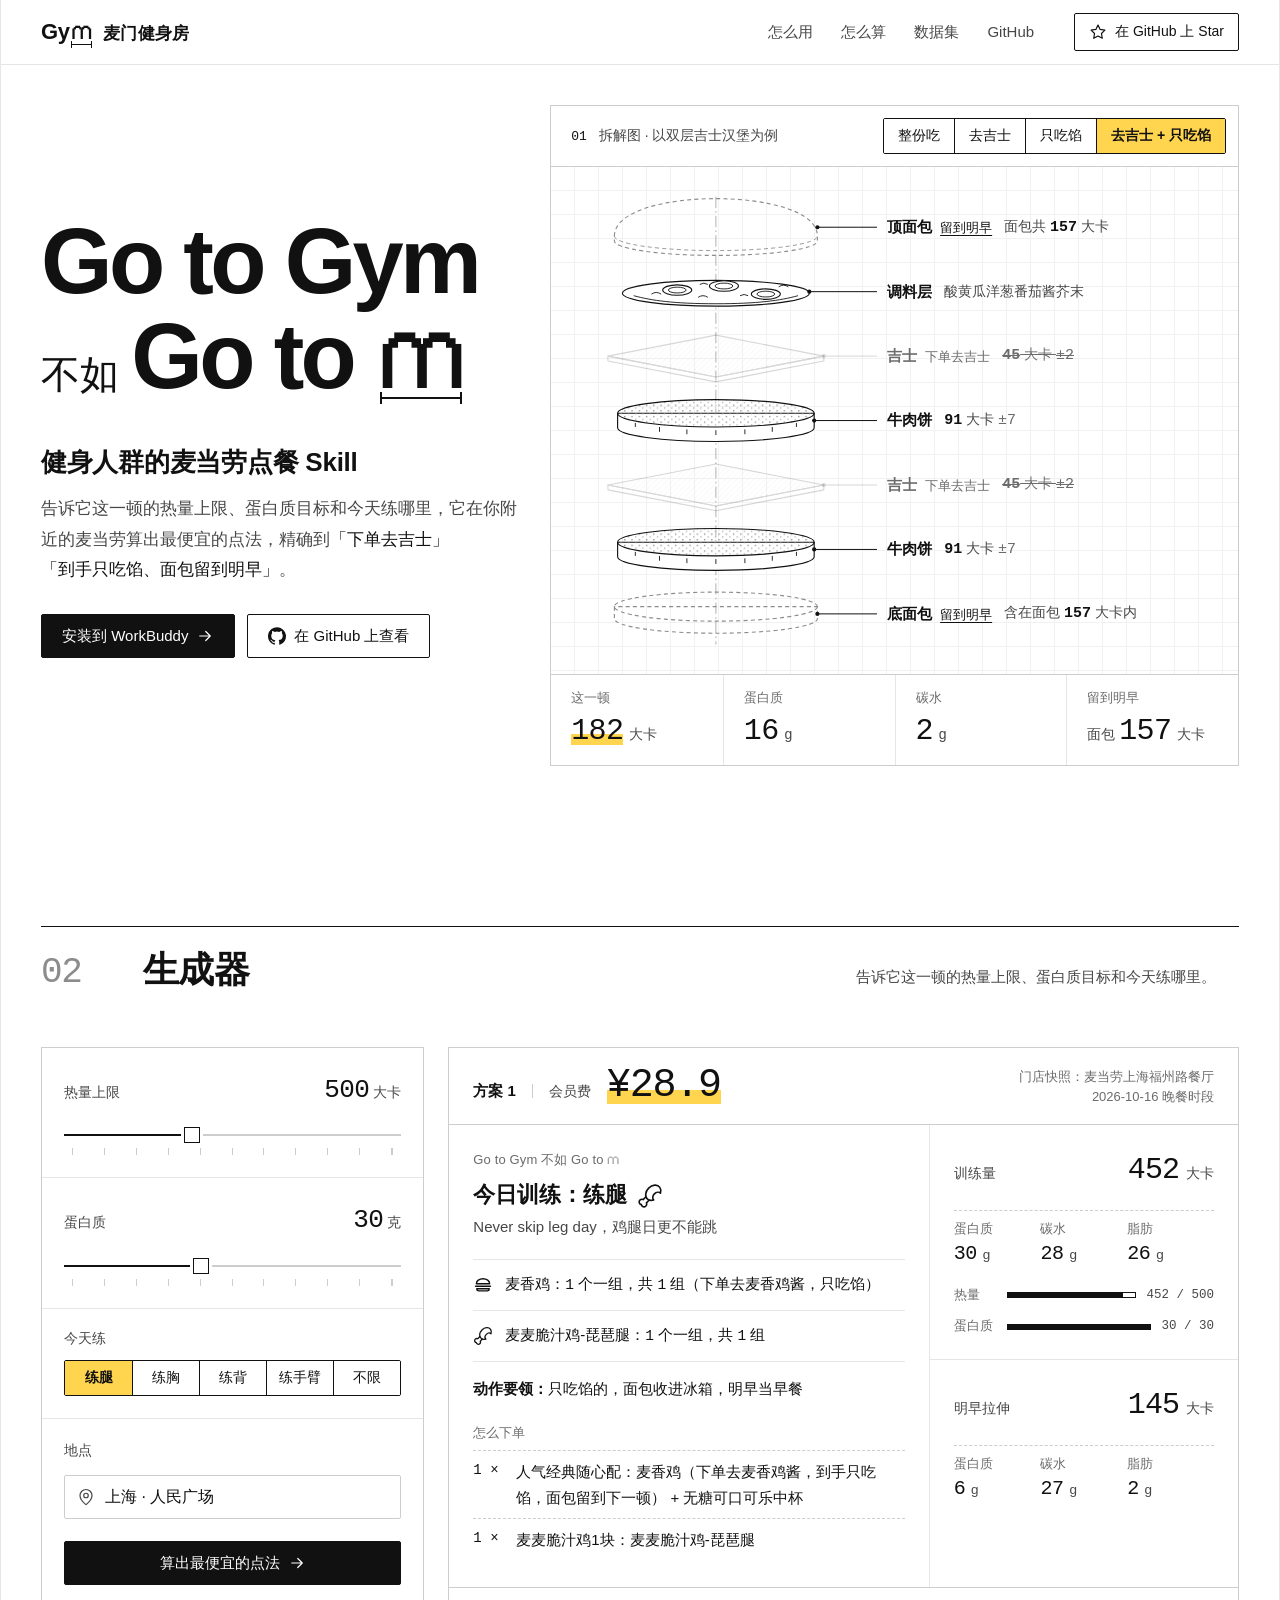
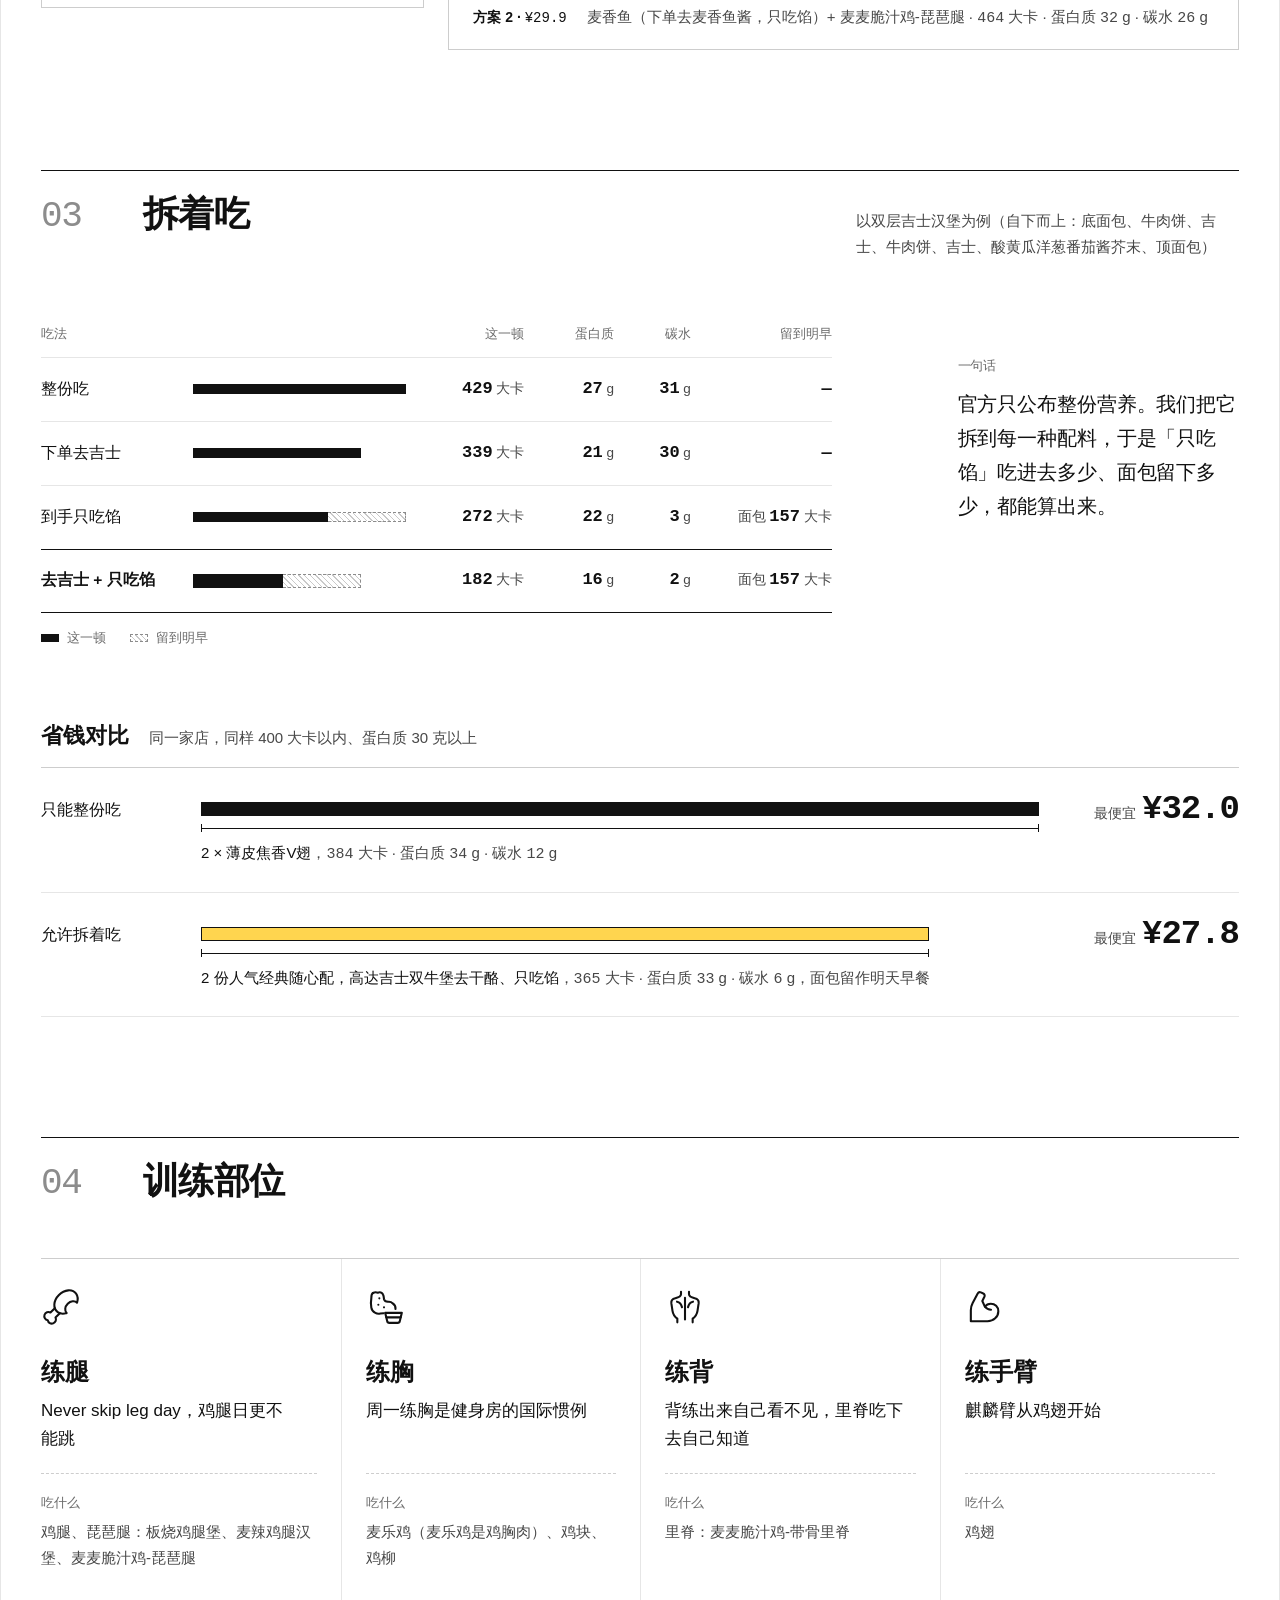
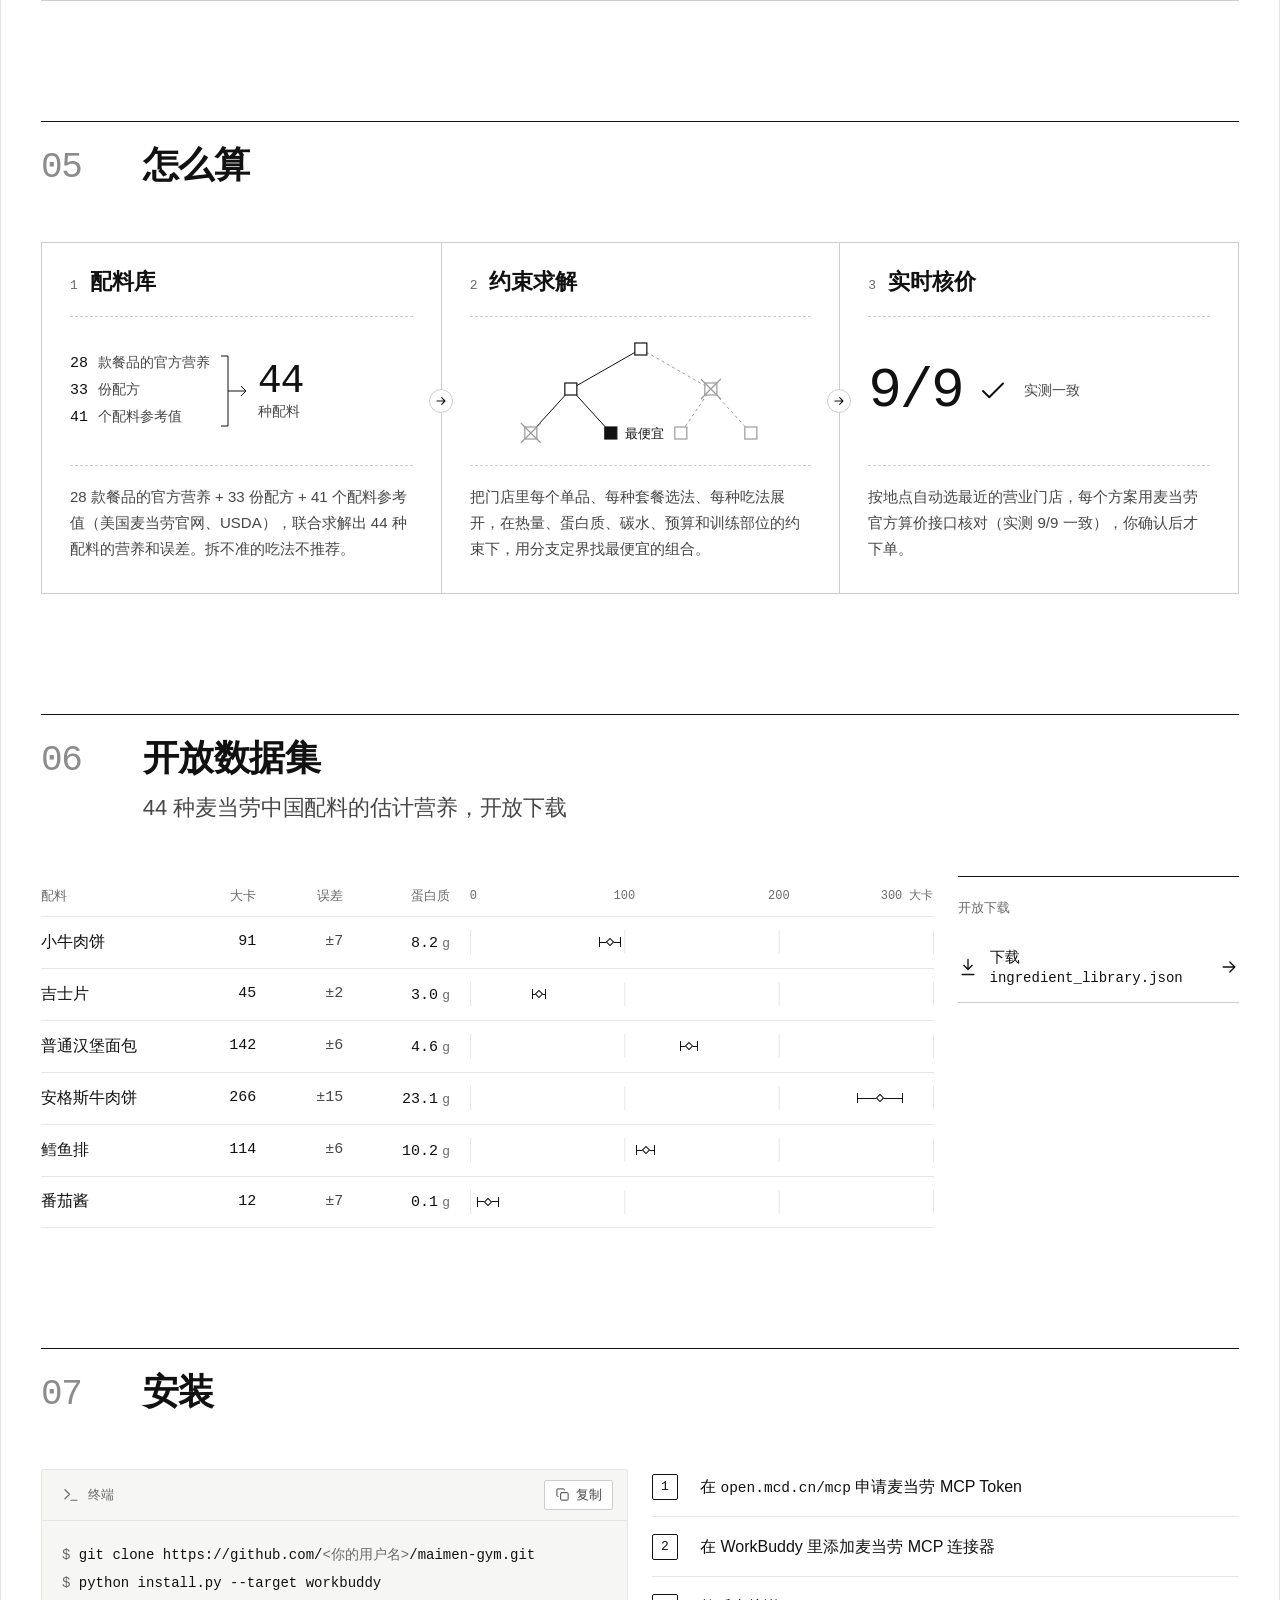
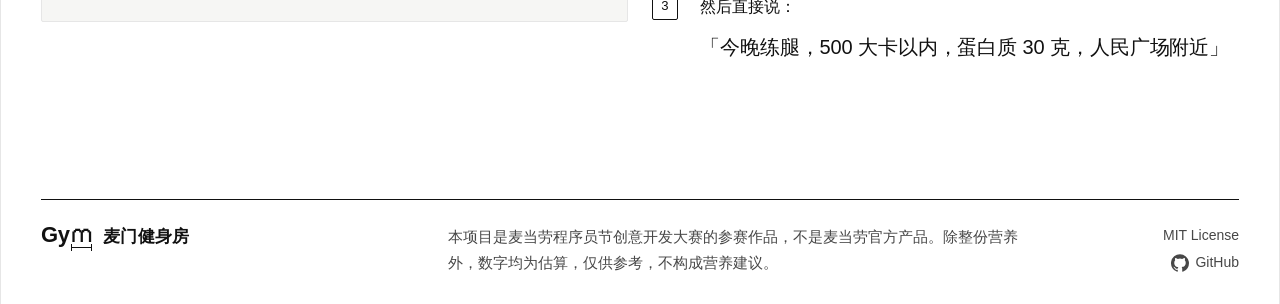
<file: docs/mockups/portal-b.html>
<!doctype html>
<html lang="zh-CN">
<head>
<meta charset="utf-8">
<meta name="viewport" content="width=device-width, initial-scale=1">
<title>Gyᗰ 麦门健身房</title>
<meta name="description" content="健身人群的麦当劳点餐 Skill：按热量上限、蛋白质目标和训练部位，算出附近麦当劳最便宜的点法。">
<style>
:root{
  --bg:#FFFFFF;
  --ink:#111111;
  --ink-2:#474747;
  --ink-3:#6B6B6B;
  --line:#E6E6E6;
  --line-2:#CDCDCD;
  --paper:#F6F6F4;
  --graph:#F1F1EE;
  --accent:#FFD54F;
  --sans:"PingFang SC","Hiragino Sans GB","Noto Sans SC",sans-serif;
  --latin:"Helvetica Neue",Helvetica,"PingFang SC","Hiragino Sans GB","Noto Sans SC",sans-serif;
  --mono:ui-monospace,"SF Mono",Menlo,"PingFang SC",monospace;
  --pad:40px;
  --gap:24px;
}
*,*::before,*::after{box-sizing:border-box}
*{margin:0;padding:0}
html{-webkit-text-size-adjust:100%;scroll-behavior:smooth}
body{background:var(--bg);color:var(--ink);font-family:var(--latin);font-size:16px;line-height:1.7;-webkit-font-smoothing:antialiased;text-rendering:optimizeLegibility}
a{color:inherit;text-decoration:none}
p,li,h2,h3{text-wrap:pretty}
.nw{white-space:nowrap}
button,input{font:inherit;color:inherit}
ul,ol{list-style:none}
.num{font-family:var(--mono);font-variant-numeric:tabular-nums;letter-spacing:0}
.i{width:18px;height:18px;flex:none;fill:none;stroke:currentColor;stroke-width:1.6;stroke-linecap:round;stroke-linejoin:round}
.ul{text-decoration:underline 1px;text-decoration-color:var(--ink);text-underline-offset:3px}
/* ᗰ 的强调：图纸里的尺寸线（两端短竖线），纯墨色 */
.dimm{position:relative;display:inline-block;font-weight:inherit;padding:0 .02em}
.dimm::after{content:"";position:absolute;left:var(--di,.05em);right:var(--di,.05em);bottom:var(--db,-.12em);height:var(--dh,.16em);border-left:var(--dw,1.5px) solid var(--ink);border-right:var(--dw,1.5px) solid var(--ink);background:linear-gradient(var(--ink),var(--ink)) 0 50%/100% var(--dw,1.5px) no-repeat}
.sr{position:absolute;width:1px;height:1px;overflow:hidden;clip:rect(0 0 0 0);white-space:nowrap}

/* ---------- frame ---------- */
.wrap{max-width:1280px;margin:0 auto;padding:0 var(--pad);border-left:1px solid var(--line);border-right:1px solid var(--line)}
.g12{display:grid;grid-template-columns:repeat(12,minmax(0,1fr));column-gap:var(--gap)}

/* ---------- nav ---------- */
.nav{position:sticky;top:0;z-index:10;background:#fff;border-bottom:1px solid var(--line)}
.nav .wrap{height:64px;display:flex;align-items:center;gap:40px}
.wordmark{display:inline-flex;align-items:baseline;gap:10px;white-space:nowrap}
.wordmark .gy{font:700 22px/1 var(--latin);letter-spacing:-.02em}
.wordmark .gy b{--di:1px;--db:-5px;--dh:7px;--dw:1.25px;font-weight:700;margin-left:1px}
.wordmark .cn{font:600 17px/1 var(--sans);letter-spacing:.02em}
.nav-links{display:flex;gap:28px;margin-left:auto;font-size:15px;color:var(--ink-2)}
.nav-links a:hover{color:var(--ink)}
.btn{display:inline-flex;align-items:center;justify-content:center;gap:8px;height:44px;padding:0 20px;font-size:15px;font-weight:500;border:1px solid var(--ink);border-radius:2px;white-space:nowrap;cursor:pointer;background:#fff;transition:background .15s,color .15s}
.btn:hover{background:var(--ink);color:#fff}
.btn-sm{height:38px;padding:0 14px;font-size:14px}
.btn-solid{background:var(--ink);color:#fff}
.btn-solid:hover{background:#333}

/* ---------- hero ---------- */
.hero .wrap{padding-top:40px;padding-bottom:64px}
.hero-copy{grid-column:1 / span 5;align-self:center;display:flex;flex-direction:column;gap:40px}
.slogan{font:700 92px/1.04 var(--latin);letter-spacing:-.04em}
.slogan .l1,.slogan .l2{display:block;white-space:nowrap}
.slogan .cn{font:400 .42em/1 var(--sans);letter-spacing:0;margin-right:.32em;color:var(--ink)}
.slogan .m{--dw:2px;--dh:.13em;--db:.01em;font-weight:700}
.hero-title{font:600 26px/1.35 var(--sans);letter-spacing:-.01em}
.hero-desc{margin-top:14px;font-size:17px;line-height:1.8;color:var(--ink-2);max-width:30em}
.hero-desc q{quotes:"「" "」";color:var(--ink);font-weight:500;white-space:nowrap}
.cta{display:flex;flex-wrap:wrap;gap:12px;margin-top:28px}

.sheet{grid-column:6 / -1;border:1px solid var(--line-2);background:#fff}
.sheet-head{display:flex;align-items:center;justify-content:space-between;gap:16px;padding:12px 12px 12px 20px;border-bottom:1px solid var(--line-2)}
.sheet-id{display:flex;align-items:baseline;gap:12px;font-size:14px;color:var(--ink-2);white-space:nowrap}
.sheet-id .num{font-size:13px;color:var(--ink)}
.seg{display:inline-grid;grid-auto-flow:column;border:1px solid var(--ink);border-radius:2px;overflow:hidden}
.seg button{border:0;background:#fff;padding:0 14px;height:34px;font-size:14px;cursor:pointer;white-space:nowrap;border-left:1px solid var(--ink)}
.seg button:first-child{border-left:0}
.seg button:hover{background:#FAFAF8}
.seg button.on{background:var(--accent);font-weight:600}

.draw{display:grid;grid-template-columns:minmax(0,290px) minmax(0,1fr);justify-content:center;padding:28px 28px 28px 36px;
  background-color:#fff;background-image:linear-gradient(var(--graph) 1px,transparent 1px),linear-gradient(90deg,var(--graph) 1px,transparent 1px);background-size:24px 24px;background-position:-1px -1px}
.draw svg.burger{display:block;width:100%;height:auto;overflow:visible}
.burger .axis{stroke:#9E9E9E;stroke-width:1;stroke-dasharray:14 4 2 4;fill:none}
.burger .ln{fill:#fff;stroke:var(--ink);stroke-width:1.4;stroke-linejoin:round}
.burger .ln2{fill:none;stroke:var(--ink);stroke-width:1.1}
.burger .soft{fill:none;stroke:#9A9A9A;stroke-width:1}
.burger .lead{stroke:var(--ink);stroke-width:1;fill:none;vector-effect:non-scaling-stroke}
.burger .callno{display:none}
.burger .callno circle{fill:#fff;stroke:var(--ink);stroke-width:1;vector-effect:non-scaling-stroke}
.burger .callno text{font:500 15px var(--mono);fill:var(--ink);text-anchor:middle;dominant-baseline:central}
.burger .dot{fill:var(--ink)}
.burger g{transition:opacity .25s}
.burger .bun .ln,.burger .bun .ln2{transition:stroke .2s}
.labels{display:grid;grid-template-rows:repeat(7,minmax(0,1fr));counter-reset:lb}
.lb{position:relative;display:flex;align-items:center;flex-wrap:wrap;column-gap:12px;row-gap:0;padding-left:10px;line-height:1.35;counter-increment:lb}
.lb-name{font-family:var(--sans);font-size:15px;font-weight:600;white-space:nowrap;display:inline-flex;align-items:baseline;gap:8px}
.lb-val{font-size:14px;color:var(--ink-2);white-space:nowrap}
.lb-val .num{font-size:15px;color:var(--ink)}
.lb-val .tol{color:var(--ink-3)}
.tag{font-family:var(--sans);font-size:12.5px;font-weight:500;font-style:normal;white-space:nowrap}
.tag-keep{display:none}
.tag-off{display:none;color:var(--ink-3)}

/* modes */
.sheet[data-mode="filling"] .bun .ln,.sheet[data-mode="both"] .bun .ln{fill:none;stroke:#8C8C8C;stroke-dasharray:5 4}
.sheet[data-mode="filling"] .bun .ln2,.sheet[data-mode="both"] .bun .ln2{stroke:#8C8C8C;stroke-dasharray:5 4}
.sheet[data-mode="filling"] .bun .soft,.sheet[data-mode="both"] .bun .soft{opacity:0}
.sheet[data-mode="nocheese"] .cheese,.sheet[data-mode="both"] .cheese{opacity:.16}
.sheet[data-mode="filling"] .lb.is-bun .tag-keep,.sheet[data-mode="both"] .lb.is-bun .tag-keep{display:inline}
.sheet[data-mode="nocheese"] .lb.is-cheese .tag-off,.sheet[data-mode="both"] .lb.is-cheese .tag-off{display:inline}
.sheet[data-mode="nocheese"] .lb.is-cheese .lb-val,.sheet[data-mode="both"] .lb.is-cheese .lb-val{text-decoration:line-through;text-decoration-color:var(--ink-3);color:var(--ink-3)}
.sheet[data-mode="nocheese"] .lb.is-cheese .lb-val .num,.sheet[data-mode="both"] .lb.is-cheese .lb-val .num{color:var(--ink-3)}
.sheet[data-mode="nocheese"] .lb.is-cheese .lb-name,.sheet[data-mode="both"] .lb.is-cheese .lb-name{color:var(--ink-3)}

.readout{display:grid;grid-template-columns:repeat(4,minmax(0,1fr));border-top:1px solid var(--line-2)}
.readout > div{padding:14px 20px 16px;border-left:1px solid var(--line)}
.readout > div:first-child{border-left:0}
.readout dt{font-size:13px;color:var(--ink-3);line-height:1.4}
.readout dd{margin-top:6px;font-size:14px;color:var(--ink-2);white-space:nowrap;line-height:1.2}
.readout dd .num{font-size:30px;color:var(--ink);letter-spacing:-.02em;margin-right:2px}
.readout dd .num.hl{background:linear-gradient(transparent 58%,var(--accent) 58%,var(--accent) 92%,transparent 92%)}

/* ---------- sections ---------- */
.sec .wrap{padding-top:96px;padding-bottom:24px}
.sec-h{border-top:1px solid var(--ink);padding-top:20px;margin-bottom:52px;align-items:baseline}
.sec-no{grid-column:1 / span 1;font:400 36px/1.25 var(--mono);color:#8C8C8C;letter-spacing:-.04em}
.sec-h h2{grid-column:2 / span 7;font:600 36px/1.25 var(--sans);letter-spacing:-.015em}
.sec-lead{grid-column:9 / -1;font-size:15px;line-height:1.75;color:var(--ink-2)}
.sec-sub{grid-column:2 / span 9;margin-top:8px;font:400 22px/1.5 var(--sans);color:var(--ink-2);letter-spacing:-.005em}
.k{font-size:13px;color:var(--ink-3);line-height:1.4;font-family:var(--sans)}

/* ---------- generator ---------- */
.gen{row-gap:var(--gap);align-items:start}
.gen-in{grid-column:1 / span 4;border:1px solid var(--line-2)}
.field{padding:20px 22px 22px;border-top:1px solid var(--line)}
.field:first-child{border-top:0}
.field-h{display:flex;align-items:baseline;justify-content:space-between;gap:12px}
.field-h label,.field-h span.k{font-size:14px;color:var(--ink-2)}
.read{font-size:14px;color:var(--ink-2);white-space:nowrap}
.read .num{font-size:26px;color:var(--ink);letter-spacing:-.02em}
.range{position:relative;margin-top:12px}
.range input{-webkit-appearance:none;appearance:none;display:block;width:100%;height:22px;background:transparent;cursor:pointer}
.range input::-webkit-slider-runnable-track{height:2px;background:linear-gradient(to right,var(--ink) 0 var(--p),var(--line-2) var(--p) 100%)}
.range input::-moz-range-track{height:2px;background:var(--line-2)}
.range input::-moz-range-progress{height:2px;background:var(--ink)}
.range input::-webkit-slider-thumb{-webkit-appearance:none;width:16px;height:16px;margin-top:-7px;background:#fff;border:1.5px solid var(--ink);border-radius:0;box-shadow:0 0 0 3px #fff}
.range input::-moz-range-thumb{width:14px;height:14px;background:#fff;border:1.5px solid var(--ink);border-radius:0}
.ticks{height:7px;margin:2px 8px 0;background:repeating-linear-gradient(90deg,var(--line-2) 0 1px,transparent 1px calc(10% - .1px));background-size:100% 100%;border-right:1px solid var(--line-2)}
.seg-full{display:grid;grid-template-columns:repeat(5,minmax(0,1fr));margin-top:12px}
.seg-full button{padding:0 4px}
.loc{margin-top:12px;display:flex;align-items:center;gap:10px;height:44px;padding:0 12px;border:1px solid var(--line-2);border-radius:2px}
.loc input{border:0;outline:0;background:transparent;flex:1;min-width:0;font-size:16px}
.loc .i{color:var(--ink-2)}
.gen-go{padding:0 22px 22px}
.gen-go .btn{width:100%}

.gen-out{grid-column:5 / -1;border:1px solid var(--line-2)}
.out-h{display:flex;align-items:flex-end;justify-content:space-between;gap:24px;padding:18px 24px 18px;border-bottom:1px solid var(--line-2)}
.out-plan{display:flex;align-items:baseline;gap:16px}
.out-plan .k{font-size:15px;color:var(--ink);font-weight:600}
.out-plan .fee{font-size:14px;color:var(--ink-2);padding-left:16px;border-left:1px solid var(--line-2);line-height:1}
.price{font:500 40px/1 var(--mono);letter-spacing:-.03em}
.price.hl{background:linear-gradient(transparent 60%,var(--accent) 60%,var(--accent) 94%,transparent 94%)}
.out-meta{font-size:13px;color:var(--ink-3);text-align:right;line-height:1.5}
.out-b{display:grid;grid-template-columns:minmax(0,1.55fr) minmax(0,1fr)}
.card{padding:24px 24px 26px}
.card-slogan{font-size:13px;color:var(--ink-3);letter-spacing:.01em}
.card-day{display:flex;align-items:center;gap:10px;margin-top:10px;font:600 22px/1.3 var(--sans)}
.card-day .i{width:26px;height:26px;stroke-width:1.5}
.card-tag{margin-top:4px;font-size:15px;color:var(--ink-2)}
.sets{margin-top:20px;border-top:1px solid var(--line)}
.sets li{display:flex;gap:12px;align-items:flex-start;padding:12px 0;border-bottom:1px solid var(--line);font-size:15px;line-height:1.65}
.sets li .i{margin-top:3px;width:20px;height:20px}
.sets .num{font-size:14.5px}
.tip{margin-top:14px;font-size:15px;line-height:1.7}
.tip b{font-weight:600}
.order{margin-top:22px}
.order .k{margin-bottom:8px}
.order li{display:grid;grid-template-columns:2.6em minmax(0,1fr);gap:4px;padding:8px 0;border-top:1px dashed var(--line-2);font-size:15px;line-height:1.7;color:var(--ink)}
.order li .num{font-size:14px}
.specs{border-left:1px solid var(--line)}
.spec{padding:20px 24px 22px;border-top:1px solid var(--line)}
.spec:first-child{border-top:0}
.spec-h{display:flex;justify-content:space-between;align-items:baseline;gap:12px}
.spec-h .k{font-size:14px;color:var(--ink-2)}
.big{font-size:14px;color:var(--ink-2);white-space:nowrap}
.big .num{font-size:30px;color:var(--ink);letter-spacing:-.03em;margin-right:3px}
.tri{display:grid;grid-template-columns:repeat(3,minmax(0,1fr));margin-top:14px;border-top:1px dashed var(--line-2)}
.tri div{display:flex;flex-direction:column;padding-top:10px}
.tri .k{font-size:12.5px}
.tri .v{font-size:13.5px;color:var(--ink-2);white-space:nowrap;line-height:1.3;margin-top:2px}
.tri .v .num{font-size:20px;color:var(--ink);letter-spacing:-.02em;margin-right:2px}
.gauge{margin-top:18px;display:grid;gap:10px}
.gauge-row{display:grid;grid-template-columns:3.5em minmax(0,1fr) auto;align-items:center;gap:10px;font-size:12.5px;color:var(--ink-3)}
.gauge-row .bar{position:relative;height:6px;border:1px solid var(--ink)}
.gauge-row .bar span{position:absolute;inset:0 auto 0 0;background:var(--ink)}
.gauge-row .num{font-size:12.5px;color:var(--ink-2)}
.alt{display:grid;grid-template-columns:auto minmax(0,1fr);gap:6px 20px;align-items:baseline;padding:16px 24px 18px;border-top:1px solid var(--line-2)}
.alt .k{font-size:14px;color:var(--ink);font-weight:600;white-space:nowrap}
.alt .k .num{font-weight:500}
.alt p{font-size:15px;color:var(--ink-2);line-height:1.7}

/* ---------- split ---------- */
.split{row-gap:72px}
.tbl{grid-column:1 / span 8}
.note{grid-column:10 / -1;font:400 20px/1.7 var(--sans);letter-spacing:-.005em;padding-top:44px}
.note .k{display:block;margin-bottom:12px;font-size:13px}
.trow{display:grid;grid-template-columns:8.5rem minmax(0,1fr) 6.4rem 4.6rem 3.8rem 7.8rem;column-gap:16px;align-items:center;min-height:64px;border-top:1px solid var(--line)}
.trow.th{min-height:44px;border-top:0;font-size:13px;color:var(--ink-3)}
.trow:last-child{border-bottom:1px solid var(--line)}
.trow .r{text-align:right;white-space:nowrap}
.trow .name{font-family:var(--sans);font-size:15.5px;font-weight:500}
.trow .v{font-size:13.5px;color:var(--ink-2)}
.trow .v .num{font-size:17px;color:var(--ink)}
.trow.pick{border-top-color:var(--ink);border-bottom:1px solid var(--ink)}
.trow.pick .name,.trow.pick .v .num{font-weight:700}
.kb{display:flex;height:10px}
.kb .eat{background:var(--ink)}
.trow.pick .kb{height:14px}
.kb .keep{border:1px dashed #8C8C8C;border-left:0;background:repeating-linear-gradient(45deg,transparent 0 3px,#C9C9C9 3px 4px)}
.legend{display:flex;gap:24px;margin-top:14px;font-size:13px;color:var(--ink-3)}
.legend span{display:inline-flex;align-items:center;gap:8px}
.legend i{display:inline-block;width:18px;height:8px}
.legend .le{background:var(--ink)}
.legend .lk{border:1px dashed #8C8C8C;background:repeating-linear-gradient(45deg,transparent 0 3px,#C9C9C9 3px 4px)}

.save{grid-column:1 / -1}
.save-h{display:flex;align-items:baseline;gap:20px;flex-wrap:wrap;padding-bottom:16px;border-bottom:1px solid var(--line-2)}
.save-h h3{font:600 22px/1.4 var(--sans)}
.save-h p{font-size:15px;color:var(--ink-2)}
.srow{display:grid;grid-template-columns:8.5rem minmax(0,1fr) 11rem;column-gap:24px;row-gap:8px;padding:24px 0;border-bottom:1px solid var(--line)}
.srow .who{font:500 16px/1.5 var(--sans);padding-top:6px}
.dim{position:relative;height:40px}
.dim .fill{position:absolute;left:0;top:10px;height:14px;background:var(--ink)}
.dim .dl{position:absolute;left:0;top:32px;height:8px;border-left:1px solid var(--ink);border-right:1px solid var(--ink)}
.dim .dl::after{content:"";position:absolute;left:0;right:0;top:4px;border-top:1px solid var(--ink)}
.srow.win .dim .fill{background:var(--accent);box-shadow:inset 0 0 0 1px var(--ink)}
.srow .p{text-align:right;white-space:nowrap;font-size:14px;color:var(--ink-2);line-height:1}
.srow .p .num{font-size:34px;color:var(--ink);letter-spacing:-.03em;margin-left:6px}
.srow .d{grid-column:2 / -1;font-size:15px;line-height:1.7;color:var(--ink-2)}
.srow .d b{font-weight:500;color:var(--ink)}

/* ---------- parts ---------- */
.parts{display:grid;grid-template-columns:repeat(4,minmax(0,1fr));border-top:1px solid var(--line-2);border-bottom:1px solid var(--line-2)}
.part{position:relative;padding:28px 24px 30px;border-left:1px solid var(--line)}
.part:first-child{border-left:0;padding-left:0}
.part .i{width:40px;height:40px;stroke-width:1.25}
.part h3{margin-top:20px;font:600 24px/1.3 var(--sans)}
.part .say{margin-top:10px;font-size:17px;line-height:1.65;min-height:3.3em}
.part .eat{margin-top:20px;padding-top:14px;border-top:1px dashed var(--line-2)}
.part .eat p{margin-top:4px;font-size:15px;line-height:1.7;color:var(--ink-2)}

/* ---------- method ---------- */
.steps{display:grid;grid-template-columns:repeat(3,minmax(0,1fr));border:1px solid var(--line-2)}
.step{position:relative;padding:24px 28px 30px;border-left:1px solid var(--line-2)}
.step:first-child{border-left:0}
.step + .step::before{content:"";position:absolute;left:-13px;top:146px;width:24px;height:24px;background:#fff url("data:image/svg+xml,%3Csvg xmlns='http://www.w3.org/2000/svg' viewBox='0 0 24 24' fill='none' stroke='%23111' stroke-width='1.6' stroke-linecap='round' stroke-linejoin='round'%3E%3Cpath d='M6 12h12M13 7l5 5-5 5'/%3E%3C/svg%3E") center/16px no-repeat;border:1px solid var(--line-2);border-radius:50%}
.step-n{display:flex;align-items:baseline;gap:12px}
.step-n .num{font-size:13px;color:var(--ink-3)}
.step-n h3{font:600 22px/1.4 var(--sans)}
.fig{height:150px;margin:18px 0 18px;display:flex;align-items:center;border-top:1px dashed var(--line-2);border-bottom:1px dashed var(--line-2)}
.step p{font-size:15px;line-height:1.75;color:var(--ink-2)}
.merge{display:grid;grid-template-columns:auto 28px auto;align-items:center;column-gap:10px}
.merge ul{display:grid;gap:6px;font-size:13.5px;color:var(--ink-2);line-height:1.4;white-space:nowrap}
.merge ul .num{display:inline-block;min-width:1.6em;font-size:15px;color:var(--ink)}
.merge svg{width:28px;height:86px;fill:none;stroke:var(--ink);stroke-width:1}
.merge .out{font-size:13.5px;color:var(--ink-2);line-height:1.3;white-space:nowrap}
.merge .out .num{display:block;font-size:40px;color:var(--ink);letter-spacing:-.03em;line-height:1.05}
.tree{width:100%;height:120px}
.tree .e{stroke:var(--ink);stroke-width:1;fill:none}
.tree .x{stroke:#9A9A9A;stroke-dasharray:3 3}
.tree .n{fill:#fff;stroke:var(--ink);stroke-width:1.2}
.tree .nx{fill:#fff;stroke:#9A9A9A;stroke-width:1.2}
.tree .best{fill:var(--ink);stroke:var(--ink);stroke-width:1.2}
.tree text{font:500 12.5px var(--sans);fill:var(--ink)}
.tree .cut{stroke:#9A9A9A;stroke-width:1.2}
.ok{display:flex;align-items:center;gap:16px}
.ok .num{font-size:56px;letter-spacing:-.04em;line-height:1}
.ok .i{width:30px;height:30px;stroke-width:1.6}
.ok span.k{font-size:14px;color:var(--ink-2)}

/* ---------- dataset ---------- */
.data{align-items:start}
.dtbl{grid-column:1 / span 9}
.drow{display:grid;grid-template-columns:8rem 4.2rem 4.2rem 5.4rem minmax(0,1fr);column-gap:20px;align-items:center;min-height:52px;border-top:1px solid var(--line)}
.drow:last-child{border-bottom:1px solid var(--line)}
.drow.th{min-height:40px;border-top:0;font-size:13px;color:var(--ink-3)}
.drow .r{text-align:right;white-space:nowrap}
.drow .name{font-family:var(--sans);font-size:15.5px}
.drow .num{font-size:15px}
.drow .err{color:var(--ink-2)}
.drow .unit{font-size:13px;color:var(--ink-3)}
.axis-h{position:relative;height:18px}
.axis-h span{position:absolute;white-space:nowrap;transform:translateX(-50%);font-family:var(--mono);font-size:12px;color:var(--ink-3);line-height:18px}
.axis-h span:first-child{transform:none}
.axis-h span:last-child{transform:translateX(-100%)}
.eb{position:relative;height:24px;background:linear-gradient(90deg,var(--line) 1px,transparent 1px) 0 0/33.333% 100%;border-right:1px solid var(--line)}
.eb .w{position:absolute;top:7px;height:10px;left:calc(var(--c) - max(var(--h), 7px));width:calc(2 * max(var(--h), 7px));border-left:1px solid var(--ink);border-right:1px solid var(--ink)}
.eb .w::after{content:"";position:absolute;left:0;right:0;top:4.5px;border-top:1px solid var(--ink)}
.eb .c{position:absolute;top:9px;left:var(--c);width:6px;height:6px;margin-left:-3px;background:#fff;border:1.5px solid var(--ink);transform:rotate(45deg)}
.dl-box{grid-column:10 / -1;border-top:1px solid var(--ink);padding-top:16px}
.dl-box .k{font-size:13px}
.dl-link{display:flex;align-items:center;gap:12px;margin-top:12px;padding:14px 0;border-bottom:1px solid var(--line-2);font-size:15px;transition:color .15s}
.dl-link .i{width:20px;height:20px}
.dl-link .t{display:flex;flex-direction:column;line-height:1.45}
.dl-link .t .k{font-size:13px}
.dl-link .num{font-size:14px;overflow-wrap:anywhere}
.dl-link:hover{color:var(--ink-2)}
.dl-link .arr{margin-left:auto}

/* ---------- install ---------- */
.inst{align-items:start}
.code{grid-column:1 / span 6;background:var(--paper);border:1px solid var(--line);border-radius:2px}
.code-h{display:flex;align-items:center;justify-content:space-between;padding:10px 14px 10px 20px;border-bottom:1px solid var(--line)}
.code-h .k{display:inline-flex;align-items:center;gap:8px}
.copy{display:inline-flex;align-items:center;gap:6px;height:30px;padding:0 10px;border:1px solid var(--line-2);border-radius:2px;background:#fff;font-size:13px;color:var(--ink-2);cursor:pointer}
.copy .i{width:15px;height:15px}
.code pre{padding:20px 20px 24px;font:400 14px/2 var(--mono);color:var(--ink);white-space:normal}
.code .cmd{display:block;padding-left:2ch;text-indent:-2ch;white-space:normal;overflow-wrap:anywhere}
.code .cmd::before{content:"$";display:inline-block;width:2ch;text-indent:0;color:var(--ink-3);-webkit-user-select:none;user-select:none}
.code pre .ph{color:var(--ink-3)}
.how{grid-column:7 / -1}
.how li{display:grid;grid-template-columns:40px minmax(0,1fr);gap:8px;padding:16px 0;border-top:1px solid var(--line);font-size:16px;line-height:1.7}
.how li:first-child{border-top:0;padding-top:4px}
.how .n{width:26px;height:26px;display:inline-flex;align-items:center;justify-content:center;border:1px solid var(--ink);border-radius:2px;font-size:13px;margin-top:1px}
.how .say{display:block;margin-top:10px;font:500 20px/1.6 var(--sans);letter-spacing:-.005em}
.how code{font-family:var(--mono);font-size:14.5px}

/* ---------- footer ---------- */
.foot .wrap{padding-top:96px;padding-bottom:48px}
.foot-in{border-top:1px solid var(--ink);padding-top:24px;align-items:start;row-gap:24px}
.foot-in .wordmark{grid-column:1 / span 4}
.foot-in p{grid-column:5 / span 6;font-size:15px;line-height:1.75;color:var(--ink-2)}
.foot-in .links{grid-column:11 / -1;display:flex;flex-direction:column;align-items:flex-end;gap:4px;font-size:14px;color:var(--ink-2)}
.foot-in .links a{display:inline-flex;align-items:center;gap:6px}
.foot-in .links a:hover{color:var(--ink)}

/* ---------- responsive ---------- */
@media (max-width:1180px){
  .hero-copy{grid-column:1 / -1;gap:32px}
  .slogan{font-size:80px}
  .sheet{grid-column:1 / -1;margin-top:40px}
  .gen-in{grid-column:1 / span 5}
  .gen-out{grid-column:6 / -1}
  .out-b{grid-template-columns:minmax(0,1fr)}
  .specs{border-left:0;border-top:1px solid var(--line)}
  .tbl{grid-column:1 / -1}
  .note{grid-column:1 / span 8;padding-top:0}
  .dtbl{grid-column:1 / -1}
  .dl-box{grid-column:1 / span 6;margin-top:40px}
  .parts{grid-template-columns:repeat(2,minmax(0,1fr))}
  .part:nth-child(3){border-left:0;padding-left:0}
  .part:nth-child(n+3){border-top:1px solid var(--line)}
}
@media (max-width:760px){
  :root{--pad:20px;--gap:16px}
  body{font-size:16px}
  .wrap{border-left:0;border-right:0}
  .g12{grid-template-columns:minmax(0,1fr)}
  .g12 > *{grid-column:1 / -1 !important}
  .nav .wrap{height:auto;flex-wrap:wrap;gap:0 12px;padding-top:12px;padding-bottom:0}
  .nav .btn-sm{margin-left:auto}
  .nav-links{order:3;width:100%;margin:0;justify-content:space-between;padding:6px 0 10px;font-size:15px}
  .nav{position:static}
  .nav .btn-sm{height:44px}
  .hero .wrap{padding-top:22px;padding-bottom:40px}
  .hero-copy{gap:24px}
  .slogan{font-size:58px;letter-spacing:-.035em}
  .slogan .m{--dw:1.5px;--db:-.05em}
  .hero-title{font-size:21px}
  .hero-desc{font-size:15px;line-height:1.75;margin-top:10px}
  .cta{flex-wrap:nowrap;gap:10px;margin-top:20px}
  .cta .btn{flex:1 1 0;min-width:0;padding:0 10px}
  .cta .btn-solid .i{display:none}
  .sheet{margin-top:24px}
  .sheet-head{flex-direction:column;align-items:stretch;gap:10px;padding:12px}
  .sheet-id{white-space:normal}
  .sheet .seg{display:grid;grid-auto-flow:row;grid-template-columns:1fr 1fr 1fr 1.85fr}
  .sheet .seg button{height:44px;padding:0 6px}
  .draw{display:block;padding:0;background:none}
  .draw > div{padding:10px 10px 12px;background-image:linear-gradient(var(--graph) 1px,transparent 1px),linear-gradient(90deg,var(--graph) 1px,transparent 1px);background-size:16px 16px;background-position:-1px -1px;border-bottom:1px solid var(--line)}
  .draw svg.burger{max-width:300px;margin:0 auto}
  .burger .callno{display:inline}
  .labels{display:block;padding:2px 14px 4px}
  .lb{min-height:44px;padding:8px 0 8px 32px;column-gap:10px;border-top:1px dashed var(--line)}
  .lb:first-child{border-top:0}
  .lb::before{content:counter(lb);position:absolute;left:0;top:50%;width:21px;height:21px;margin-top:-10.5px;border:1px solid var(--ink);border-radius:50%;background:#fff;font:500 12px/19px var(--mono);text-align:center}
  .lb-name{font-size:15px;gap:8px}
  .lb-val{font-size:14px}
  .lb-val .num{font-size:15px}
  .readout{grid-template-columns:repeat(2,minmax(0,1fr))}
  .readout > div{padding:12px 14px 14px}
  .readout > div:nth-child(3){border-left:0}
  .readout > div:nth-child(n+3){border-top:1px solid var(--line)}
  .readout dd .num{font-size:26px}

  .sec .wrap{padding-top:72px}
  .sec-h{margin-bottom:32px;row-gap:2px}
  .sec-no{font-size:28px}
  .sec-h h2{font-size:30px}
  .sec-lead{padding-top:6px}
  .sec-sub{font-size:19px;margin-top:4px}

  .seg-full button{padding:0 2px;height:44px}
  .out-h{flex-direction:column;align-items:flex-start;gap:8px;padding:16px 18px}
  .out-meta{text-align:left}
  .out-b{grid-template-columns:minmax(0,1fr)}
  .card{padding:20px 18px 22px}
  .spec{padding:18px 18px 20px}
  .alt{grid-template-columns:minmax(0,1fr);padding:16px 18px}
  .field{padding:18px 18px 20px}
  .gen-go{padding:0 18px 20px}

  .split{row-gap:48px}
  .trow.th{display:none}
  .trow{grid-template-columns:minmax(0,1.1fr) minmax(0,.9fr) minmax(0,.75fr) minmax(0,1.35fr);row-gap:10px;column-gap:8px;padding:16px 0}
  .trow .name{grid-column:1 / -1}
  .trow .kb{grid-column:1 / -1}
  .trow .r{text-align:left}
  .trow .v .num{font-size:16px}
  .trow .v::before{content:attr(data-k);display:block;font-size:12px;color:var(--ink-3);font-family:var(--sans)}
  .note{font-size:18px;padding-top:0}
  .srow{grid-template-columns:minmax(0,1fr) auto;row-gap:6px;padding:20px 0}
  .srow .who{grid-column:1;padding-top:0}
  .srow .p{grid-column:2;grid-row:1}
  .srow .dim{grid-column:1 / -1}
  .srow .d{grid-column:1 / -1}
  .srow .p .num{font-size:28px}

  .parts{grid-template-columns:minmax(0,1fr)}
  .part,.part:first-child,.part:nth-child(3){display:grid;grid-template-columns:40px minmax(0,1fr);column-gap:14px;align-items:center;border-left:0;padding:22px 0 24px}
  .part .i{width:36px;height:36px}
  .part h3{margin-top:0;font-size:22px}
  .part .say,.part .eat{grid-column:1 / -1}
  .part + .part{border-top:1px solid var(--line)}
  .part .say{min-height:0;margin-top:12px}
  .part .eat{margin-top:14px}

  .steps{grid-template-columns:minmax(0,1fr)}
  .step{border-left:0;padding:22px 18px 26px}
  .step + .step{border-top:1px solid var(--line-2)}
  .step + .step::before{left:50%;top:-13px;margin-left:-12px;transform:rotate(90deg)}
  .fig{height:auto;min-height:130px;padding:14px 0}

  .drow{grid-template-columns:minmax(0,1fr) 3.4rem 3rem 4.6rem;column-gap:10px;row-gap:4px;padding:10px 0}
  .drow .eb,.drow .axis-h{grid-column:1 / -1}
  .drow.th{padding-bottom:6px}
  .dl-box{margin-top:32px}

  .inst{row-gap:28px}
  .code pre{font-size:13px;padding:16px}
  .copy{height:44px;padding:0 14px}
  .how .say{font-size:18px}
  .foot .wrap{padding-top:72px}
  .foot-in .links{align-items:flex-start;flex-direction:row;gap:20px}
}
@media (max-width:359px){
  .cta{flex-wrap:wrap}
  .cta .btn{flex-basis:100%}
  .sheet .seg{grid-template-columns:1fr 1fr}
  .sheet .seg button:nth-child(3){border-left:0}
  .sheet .seg button:nth-child(n+3){border-top:1px solid var(--ink)}
}
@media (prefers-reduced-motion:reduce){*{transition:none!important;scroll-behavior:auto!important}}
</style>
</head>
<body>

<svg width="0" height="0" style="position:absolute" aria-hidden="true">
  <defs>
    <symbol id="i-star" viewBox="0 0 24 24"><path d="M12 2.8l2.85 5.78 6.37.93-4.61 4.49 1.09 6.35L12 17.36l-5.7 2.99 1.09-6.35-4.61-4.49 6.37-.93z"/></symbol>
    <symbol id="i-gh" viewBox="0 0 24 24"><path stroke="none" fill="currentColor" d="M12 .3a12 12 0 0 0-3.8 23.38c.6.12.82-.26.82-.57v-2.04c-3.34.73-4.04-1.61-4.04-1.61-.55-1.39-1.34-1.76-1.34-1.76-1.09-.74.08-.73.08-.73 1.2.09 1.84 1.24 1.84 1.24 1.07 1.83 2.81 1.3 3.5 1 .1-.78.42-1.31.76-1.61-2.67-.3-5.47-1.33-5.47-5.93 0-1.31.47-2.38 1.24-3.22-.14-.3-.54-1.52.1-3.18 0 0 1-.32 3.3 1.23a11.5 11.5 0 0 1 6 0c2.28-1.55 3.29-1.23 3.29-1.23.64 1.65.24 2.87.12 3.18.77.84 1.23 1.91 1.23 3.22 0 4.61-2.81 5.62-5.48 5.92.42.36.81 1.1.81 2.22v3.29c0 .32.21.7.82.58A12 12 0 0 0 12 .3"/></symbol>
    <symbol id="i-arrow" viewBox="0 0 24 24"><path d="M5 12h14M13 6l6 6-6 6"/></symbol>
    <symbol id="i-down" viewBox="0 0 24 24"><path d="M12 3v12M7 10l5 5 5-5M5 21h14"/></symbol>
    <symbol id="i-copy" viewBox="0 0 24 24"><rect x="9" y="9" width="12" height="12" rx="1.5"/><path d="M5 15H4.5A1.5 1.5 0 0 1 3 13.5v-9A1.5 1.5 0 0 1 4.5 3h9A1.5 1.5 0 0 1 15 4.5V5"/></symbol>
    <symbol id="i-pin" viewBox="0 0 24 24"><path d="M20 10c0 5-5.5 10.2-7.4 11.8a1 1 0 0 1-1.2 0C9.5 20.2 4 15 4 10a8 8 0 0 1 16 0"/><circle cx="12" cy="10" r="3"/></symbol>
    <symbol id="i-check" viewBox="0 0 24 24"><path d="M20 6 9 17l-5-5"/></symbol>
    <symbol id="i-term" viewBox="0 0 24 24"><path d="m4 17 6-6-6-6M12 19h8"/></symbol>
    <symbol id="i-leg" viewBox="0 0 24 24"><path d="M15.4 15.63a7.875 6 135 1 1 6.23-6.23 4.3 3.42 135 0 0-6.23 6.23"/><path d="m8.29 12.71-2.6 2.6a2.5 2.5 0 1 0-1.65 4.65A2.5 2.5 0 1 0 8.7 18.3l2.59-2.59"/></symbol>
    <symbol id="i-nugget" viewBox="0 0 24 24"><path d="M4.2 3.6c1-.6 2.1-.5 2.9-.2 1.2-.5 2.6-.1 3.1 1.1.5.9.5 1.9.6 2.8.3 1.1 1.3 1.5 2.4 1.6 1.1-.2 2.2.3 2.9 1 1.2.7 1.7 2 1.6 3.3"/><path d="M4.2 3.6c-.6.3-1 1.6-1 3-.3 1.9-.4 4 0 5.8.2 1.4 1.1 2.5 2.4 3.1.8.5 2 .7 3 .4l1.9-.1"/><path d="M8 6.8h.01M7.4 10.6h.01M10.8 12.2h.01"/><path d="M11.5 15.5h10l-1.2 4.9c-.1.6-.6 1.1-1.3 1.1h-5c-.7 0-1.2-.5-1.3-1.1z"/><path d="M12.2 18.2h8.6"/></symbol>
    <symbol id="i-back" viewBox="0 0 24 24"><path d="M9.6 2.8v1.6c0 1.2-1.4 1.9-3.4 2.4-1.7.4-2.6 1.3-2.4 2.9l.7 4.6c.3 2 1.4 3.6 2.9 4.7v2.2"/><path d="M14.4 2.8v1.6c0 1.2 1.4 1.9 3.4 2.4 1.7.4 2.6 1.3 2.4 2.9l-.7 4.6c-.3 2-1.4 3.6-2.9 4.7v2.2"/><path d="M12 6.5v13"/><path d="M7.2 8.8c1.4.3 2.6 1.4 3 3.3M16.8 8.8c-1.4.3-2.6 1.4-3 3.3"/></symbol>
    <symbol id="i-arm" viewBox="0 0 24 24"><path d="M3.5 20.5h10c3.6 0 6.5-2.6 6.5-6 0-2.6-2-4.5-4.5-4.5-1.5 0-2.8.7-3.6 1.8L10.4 8.4l1.3-2.7c.3-.7 0-1.5-.7-1.8L9.5 3.2c-.7-.3-1.5 0-1.8.6L4.6 9.6c-.7 1.3-1.1 2.8-1.1 4.3z"/><path d="M12 11.8c.9 1.2 2.1 1.8 3.6 1.8"/></symbol>
    <symbol id="i-burger" viewBox="0 0 24 24"><path d="M4 10.5C4 7 7.6 4.5 12 4.5s8 2.5 8 6z"/><path d="M3 13.5h18"/><path d="M4.5 16.5h15A2.5 2.5 0 0 1 17 19H7a2.5 2.5 0 0 1-2.5-2.5z"/></symbol>
  </defs>
</svg>

<!-- ============ 顶栏 ============ -->
<header class="nav">
  <div class="wrap">
    <a class="wordmark" href="#top" aria-label="Gyᗰ 麦门健身房">
      <span class="gy">Gy<b class="dimm">ᗰ</b></span><span class="cn">麦门健身房</span>
    </a>
    <nav class="nav-links" aria-label="页面导航">
      <a href="#generator">怎么用</a>
      <a href="#method">怎么算</a>
      <a href="#dataset">数据集</a>
      <a href="https://github.com/">GitHub</a>
    </nav>
    <a class="btn btn-sm" href="https://github.com/"><svg class="i"><use href="#i-star"/></svg>在 GitHub 上 Star</a>
  </div>
</header>

<main id="top">

<!-- ============ 首屏 ============ -->
<section class="hero">
  <div class="wrap g12">
    <div class="hero-copy">
      <h1 class="slogan" aria-label="Go to Gym 不如 Go to ᗰ">
        <span class="l1">Go to Gym</span>
        <span class="l2"><span class="cn">不如</span>Go to <b class="m dimm">ᗰ</b></span>
      </h1>
      <div>
        <p class="hero-title">健身人群的麦当劳点餐 Skill</p>
        <p class="hero-desc">告诉它这一顿的热量上限、蛋白质目标和今天练哪里，它在你附近的麦当劳算出最便宜的点法，精确到<q>下单去吉士</q><q>到手只吃馅、面包留到明早</q>。</p>
        <div class="cta">
          <a class="btn btn-solid" href="#install">安装到 WorkBuddy<svg class="i"><use href="#i-arrow"/></svg></a>
          <a class="btn" href="https://github.com/"><svg class="i"><use href="#i-gh"/></svg>在 GitHub 上查看</a>
        </div>
      </div>
    </div>

    <figure class="sheet" id="sheet" data-mode="both">
      <div class="sheet-head">
        <div class="sheet-id"><span class="num">01</span><span>拆解图 · 以双层吉士汉堡为例</span></div>
        <div class="seg" role="radiogroup" aria-label="吃法">
          <button type="button" data-m="whole" role="radio" aria-checked="false">整份吃</button>
          <button type="button" data-m="nocheese" role="radio" aria-checked="false">去吉士</button>
          <button type="button" data-m="filling" role="radio" aria-checked="false">只吃馅</button>
          <button type="button" data-m="both" role="radio" aria-checked="true" class="on">去吉士 + 只吃馅</button>
        </div>
      </div>

      <div class="draw">
        <div>
          <svg class="burger" viewBox="0 0 360 560" role="img" aria-label="双层吉士汉堡分解图，自上而下：顶面包、调料层、吉士、牛肉饼、吉士、牛肉饼、底面包">
            <defs>
              <pattern id="hatch" width="5" height="5" patternUnits="userSpaceOnUse" patternTransform="rotate(45)"><line x1="0" y1="0" x2="0" y2="5" stroke="#B5B5B5" stroke-width="1"/></pattern>
              <pattern id="stip" width="9" height="7" patternUnits="userSpaceOnUse"><circle cx="2" cy="2" r=".95" fill="#7A7A7A"/><circle cx="6.5" cy="5.5" r=".8" fill="#9A9A9A"/></pattern>
              <pattern id="crumb" width="11" height="8" patternUnits="userSpaceOnUse"><circle cx="3" cy="2" r=".7" fill="#B0B0B0"/><circle cx="8" cy="6" r=".6" fill="#C2C2C2"/></pattern>
            </defs>

            <line class="axis" x1="160" y1="2" x2="160" y2="558"/>

            <!-- 顶面包 -->
            <g class="bun" transform="translate(0 -5)">
              <path class="ln" d="M34 56 C34 -6 286 -6 286 56 L286 62 A126 18 0 0 1 34 62 Z"/>
              <path class="ln2" d="M34 56 A126 18 0 0 0 286 56"/>
              <path class="soft" d="M72 33 C96 18 124 12 152 11"/>
            </g>

            <!-- 调料层：酸黄瓜 洋葱 番茄酱 芥末 -->
            <g class="sauce" transform="translate(0 -15)">
              <ellipse class="ln" cx="160" cy="137" rx="116" ry="16"/>
              <path class="ln2" d="M58 140 C80 146 108 150 160 150 C212 150 240 146 262 140"/>
              <ellipse class="ln" cx="112" cy="133" rx="18" ry="6.5"/><ellipse class="ln2" cx="112" cy="133" rx="11" ry="3.6"/>
              <ellipse class="ln" cx="170" cy="128" rx="18" ry="6.5"/><ellipse class="ln2" cx="170" cy="128" rx="11" ry="3.6"/>
              <ellipse class="ln" cx="222" cy="138" rx="18" ry="6.5"/><ellipse class="ln2" cx="222" cy="138" rx="11" ry="3.6"/>
              <path class="ln2" d="M80 138 q6 -4 12 0 M138 142 q6 -4 12 0 M190 140 q5 -3 10 0 M238 129 q6 -4 12 0 M140 126 q5 -3 10 0"/>
            </g>

            <!-- 吉士 -->
            <g class="cheese" transform="translate(0 -25)">
              <path class="ln" d="M26 225 L26 231 L160 257 L294 231 L294 225 L160 251 Z"/>
              <path class="ln" d="M160 199 L294 225 L160 251 L26 225 Z" style="fill:url(#hatch)"/>
            </g>

            <!-- 牛肉饼 -->
            <g class="patty" transform="translate(0 -35)">
              <path class="ln" d="M38 306 L38 324 A122 17 0 0 0 282 324 L282 306 Z"/>
              <ellipse class="ln" cx="160" cy="306" rx="122" ry="17" style="fill:url(#stip)"/>
              <path class="ln2" d="M60 318 v5 M90 323 v6 M124 326 v6 M160 327 v6 M196 326 v6 M230 323 v6 M260 318 v5" stroke="#8A8A8A"/>
            </g>

            <!-- 吉士 -->
            <g class="cheese" transform="translate(0 135)">
              <path class="ln" d="M26 225 L26 231 L160 257 L294 231 L294 225 L160 251 Z"/>
              <path class="ln" d="M160 199 L294 225 L160 251 L26 225 Z" style="fill:url(#hatch)"/>
            </g>

            <!-- 牛肉饼 -->
            <g class="patty" transform="translate(0 125)">
              <path class="ln" d="M38 306 L38 324 A122 17 0 0 0 282 324 L282 306 Z"/>
              <ellipse class="ln" cx="160" cy="306" rx="122" ry="17" style="fill:url(#stip)"/>
              <path class="ln2" d="M60 318 v5 M90 323 v6 M124 326 v6 M160 327 v6 M196 326 v6 M230 323 v6 M260 318 v5" stroke="#8A8A8A"/>
            </g>

            <!-- 底面包 -->
            <g class="bun" transform="translate(0 -65)">
              <path class="ln" d="M34 576 L34 591 A126 18 0 0 0 286 591 L286 576 Z"/>
              <ellipse class="ln" cx="160" cy="576" rx="126" ry="18"/>
              <ellipse class="soft" cx="160" cy="576" rx="104" ry="12.5" style="fill:url(#crumb);stroke:none"/>
            </g>

            <!-- 引线：一段到底，直接接到右侧标注；手机上末端换成编号 -->
            <g class="leads">
              <path class="lead" d="M286 40H360"/><circle class="dot" cx="286" cy="40" r="2.6"/><g class="callno"><circle cx="348.5" cy="40" r="11"/><text x="348.5" y="40">1</text></g>
              <path class="lead" d="M276 120H360"/><circle class="dot" cx="276" cy="120" r="2.6"/><g class="callno"><circle cx="348.5" cy="120" r="11"/><text x="348.5" y="120">2</text></g>
              <g class="cheese"><path class="lead" d="M294 200H360"/><circle class="dot" cx="294" cy="200" r="2.6"/><g class="callno"><circle cx="348.5" cy="200" r="11"/><text x="348.5" y="200">3</text></g></g>
              <path class="lead" d="M282 280H360"/><circle class="dot" cx="282" cy="280" r="2.6"/><g class="callno"><circle cx="348.5" cy="280" r="11"/><text x="348.5" y="280">4</text></g>
              <g class="cheese"><path class="lead" d="M294 360H360"/><circle class="dot" cx="294" cy="360" r="2.6"/><g class="callno"><circle cx="348.5" cy="360" r="11"/><text x="348.5" y="360">5</text></g></g>
              <path class="lead" d="M282 440H360"/><circle class="dot" cx="282" cy="440" r="2.6"/><g class="callno"><circle cx="348.5" cy="440" r="11"/><text x="348.5" y="440">6</text></g>
              <path class="lead" d="M286 520H360"/><circle class="dot" cx="286" cy="520" r="2.6"/><g class="callno"><circle cx="348.5" cy="520" r="11"/><text x="348.5" y="520">7</text></g>
            </g>
          </svg>
        </div>

        <ol class="labels">
          <li class="lb is-bun"><span class="lb-name">顶面包<em class="tag tag-keep ul">留到明早</em></span><span class="lb-val">面包共 <b class="num">157</b> 大卡</span></li>
          <li class="lb"><span class="lb-name">调料层</span><span class="lb-val">酸黄瓜洋葱番茄酱芥末</span></li>
          <li class="lb is-cheese"><span class="lb-name">吉士<em class="tag tag-off">下单去吉士</em></span><span class="lb-val"><b class="num">45</b> 大卡 <span class="num tol">±2</span></span></li>
          <li class="lb"><span class="lb-name">牛肉饼</span><span class="lb-val"><b class="num">91</b> 大卡 <span class="num tol">±7</span></span></li>
          <li class="lb is-cheese"><span class="lb-name">吉士<em class="tag tag-off">下单去吉士</em></span><span class="lb-val"><b class="num">45</b> 大卡 <span class="num tol">±2</span></span></li>
          <li class="lb"><span class="lb-name">牛肉饼</span><span class="lb-val"><b class="num">91</b> 大卡 <span class="num tol">±7</span></span></li>
          <li class="lb is-bun"><span class="lb-name">底面包<em class="tag tag-keep ul">留到明早</em></span><span class="lb-val">含在面包 <b class="num">157</b> 大卡内</span></li>
        </ol>
      </div>

      <dl class="readout" aria-live="polite">
        <div><dt>这一顿</dt><dd><span class="num hl" data-r="kcal">182</span> 大卡</dd></div>
        <div><dt>蛋白质</dt><dd><span class="num" data-r="p">16</span> g</dd></div>
        <div><dt>碳水</dt><dd><span class="num" data-r="c">2</span> g</dd></div>
        <div><dt>留到明早</dt><dd data-r="keep">面包 <span class="nw"><span class="num">157</span> 大卡</span></dd></div>
      </dl>
    </figure>
  </div>
</section>

<!-- ============ 生成器 ============ -->
<section class="sec" id="generator">
  <div class="wrap">
    <header class="sec-h g12">
      <div class="sec-no">02</div>
      <h2>生成器</h2>
      <p class="sec-lead">告诉它这一顿的热量上限、蛋白质目标和今天练哪里。</p>
    </header>

    <div class="gen g12">
      <form class="gen-in" onsubmit="return false">
        <div class="field">
          <div class="field-h"><label for="kcal">热量上限</label><span class="read"><span class="num" id="kcal-v">500</span> 大卡</span></div>
          <div class="range"><input id="kcal" type="range" min="200" max="1000" step="10" value="500" style="--p:37.5%"></div>
          <div class="ticks" aria-hidden="true"></div>
        </div>
        <div class="field">
          <div class="field-h"><label for="prot">蛋白质</label><span class="read"><span class="num" id="prot-v">30</span> 克</span></div>
          <div class="range"><input id="prot" type="range" min="10" max="60" step="1" value="30" style="--p:40%"></div>
          <div class="ticks" aria-hidden="true"></div>
        </div>
        <div class="field">
          <div class="field-h"><span class="k">今天练</span></div>
          <div class="seg seg-full" role="radiogroup" aria-label="今天练">
            <button type="button" class="on" role="radio" aria-checked="true">练腿</button>
            <button type="button" role="radio" aria-checked="false">练胸</button>
            <button type="button" role="radio" aria-checked="false">练背</button>
            <button type="button" role="radio" aria-checked="false">练手臂</button>
            <button type="button" role="radio" aria-checked="false">不限</button>
          </div>
        </div>
        <div class="field">
          <div class="field-h"><label for="loc">地点</label></div>
          <div class="loc"><svg class="i"><use href="#i-pin"/></svg><input id="loc" value="上海 · 人民广场"></div>
        </div>
        <div class="gen-go"><button class="btn btn-solid" type="submit">算出最便宜的点法<svg class="i"><use href="#i-arrow"/></svg></button></div>
      </form>

      <article class="gen-out" aria-label="方案 1">
        <div class="out-h">
          <div class="out-plan"><span class="k">方案 1</span><span class="fee">会员费</span><span class="price hl num">¥28.9</span></div>
          <p class="out-meta">门店快照：麦当劳上海福州路餐厅<br>2026-10-16 晚餐时段</p>
        </div>
        <div class="out-b">
          <div class="card">
            <p class="card-slogan">Go to Gym 不如 Go to ᗰ</p>
            <p class="card-day">今日训练：练腿<svg class="i" aria-label="练腿"><use href="#i-leg"/></svg></p>
            <p class="card-tag">Never skip leg day，鸡腿日更不能跳</p>
            <ul class="sets">
              <li><svg class="i"><use href="#i-burger"/></svg><span>麦香鸡：<span class="num">1</span> 个一组，共 <span class="num">1</span> 组（下单去麦香鸡酱，只吃馅）</span></li>
              <li><svg class="i"><use href="#i-leg"/></svg><span>麦麦脆汁鸡-琵琶腿：<span class="num">1</span> 个一组，共 <span class="num">1</span> 组</span></li>
            </ul>
            <p class="tip"><b>动作要领：</b>只吃馅的，面包收进冰箱，明早当早餐</p>
            <div class="order">
              <p class="k">怎么下单</p>
              <ol>
                <li><span class="num">1 ×</span><span>人气经典随心配：麦香鸡（下单去麦香鸡酱，到手只吃馅，面包留到下一顿） + 无糖可口可乐中杯</span></li>
                <li><span class="num">1 ×</span><span>麦麦脆汁鸡1块：麦麦脆汁鸡-琵琶腿</span></li>
              </ol>
            </div>
          </div>

          <div class="specs">
            <div class="spec">
              <div class="spec-h"><span class="k">训练量</span><span class="big"><span class="nw"><span class="num">452</span> 大卡</span></span></div>
              <div class="tri">
                <div><span class="k">蛋白质</span><span class="v"><span class="num">30</span> g</span></div>
                <div><span class="k">碳水</span><span class="v"><span class="num">28</span> g</span></div>
                <div><span class="k">脂肪</span><span class="v"><span class="num">26</span> g</span></div>
              </div>
              <div class="gauge" aria-hidden="true">
                <div class="gauge-row"><span>热量</span><span class="bar"><span style="width:90.4%"></span></span><span class="num">452 / 500</span></div>
                <div class="gauge-row"><span>蛋白质</span><span class="bar"><span style="width:100%"></span></span><span class="num">30 / 30</span></div>
              </div>
            </div>
            <div class="spec">
              <div class="spec-h"><span class="k">明早拉伸</span><span class="big"><span class="nw"><span class="num">145</span> 大卡</span></span></div>
              <div class="tri">
                <div><span class="k">蛋白质</span><span class="v"><span class="num">6</span> g</span></div>
                <div><span class="k">碳水</span><span class="v"><span class="num">27</span> g</span></div>
                <div><span class="k">脂肪</span><span class="v"><span class="num">2</span> g</span></div>
              </div>
            </div>
          </div>
        </div>
        <div class="alt">
          <span class="k">方案 2 · <span class="num">¥29.9</span></span>
          <p>麦香鱼（下单去麦香鱼酱，只吃馅）+ 麦麦脆汁鸡-琵琶腿 · <span class="nw"><span class="num">464</span> 大卡</span> · <span class="nw">蛋白质 <span class="num">32</span> g</span> · <span class="nw">碳水 <span class="num">26</span> g</span></p>
        </div>
      </article>
    </div>
  </div>
</section>

<!-- ============ 拆着吃 ============ -->
<section class="sec" id="split">
  <div class="wrap">
    <header class="sec-h g12">
      <div class="sec-no">03</div>
      <h2>拆着吃</h2>
      <p class="sec-lead">以双层吉士汉堡为例（自下而上：底面包、牛肉饼、吉士、牛肉饼、吉士、酸黄瓜洋葱番茄酱芥末、顶面包）</p>
    </header>

    <div class="split g12">
      <div class="tbl">
        <div class="trow th"><span>吃法</span><span></span><span class="r">这一顿</span><span class="r">蛋白质</span><span class="r">碳水</span><span class="r">留到明早</span></div>
        <div class="trow">
          <span class="name">整份吃</span>
          <span class="kb"><i class="eat" style="width:100%"></i></span>
          <span class="r v" data-k="这一顿"><b class="num">429</b> 大卡</span>
          <span class="r v" data-k="蛋白质"><b class="num">27</b> g</span>
          <span class="r v" data-k="碳水"><b class="num">31</b> g</span>
          <span class="r v" data-k="留到明早"><b class="num">—</b></span>
        </div>
        <div class="trow">
          <span class="name">下单去吉士</span>
          <span class="kb"><i class="eat" style="width:79.02%"></i></span>
          <span class="r v" data-k="这一顿"><b class="num">339</b> 大卡</span>
          <span class="r v" data-k="蛋白质"><b class="num">21</b> g</span>
          <span class="r v" data-k="碳水"><b class="num">30</b> g</span>
          <span class="r v" data-k="留到明早"><b class="num">—</b></span>
        </div>
        <div class="trow">
          <span class="name">到手只吃馅</span>
          <span class="kb"><i class="eat" style="width:63.40%"></i><i class="keep" style="width:36.60%"></i></span>
          <span class="r v" data-k="这一顿"><b class="num">272</b> 大卡</span>
          <span class="r v" data-k="蛋白质"><b class="num">22</b> g</span>
          <span class="r v" data-k="碳水"><b class="num">3</b> g</span>
          <span class="r v" data-k="留到明早">面包 <b class="num">157</b> 大卡</span>
        </div>
        <div class="trow pick">
          <span class="name">去吉士 + 只吃馅</span>
          <span class="kb"><i class="eat" style="width:42.42%"></i><i class="keep" style="width:36.60%"></i></span>
          <span class="r v" data-k="这一顿"><b class="num">182</b> 大卡</span>
          <span class="r v" data-k="蛋白质"><b class="num">16</b> g</span>
          <span class="r v" data-k="碳水"><b class="num">2</b> g</span>
          <span class="r v" data-k="留到明早">面包 <b class="num">157</b> 大卡</span>
        </div>
        <div class="legend"><span><i class="le"></i>这一顿</span><span><i class="lk"></i>留到明早</span></div>
      </div>

      <p class="note"><span class="k">一句话</span>官方只公布整份营养。我们把它拆到每一种配料，于是「只吃馅」吃进去多少、面包留下多少，都能算出来。</p>

      <div class="save">
        <div class="save-h"><h3>省钱对比</h3><p>同一家店，同样 400 大卡以内、蛋白质 30 克以上</p></div>
        <div class="srow">
          <span class="who">只能整份吃</span>
          <div class="dim" aria-hidden="true"><span class="fill" style="width:100%"></span><span class="dl" style="width:100%"></span></div>
          <span class="p">最便宜<b class="num">¥32.0</b></span>
          <p class="d"><b>2 × 薄皮焦香V翅</b>，<span class="nw"><span class="num">384</span> 大卡</span> · <span class="nw">蛋白质 <span class="num">34</span> g</span> · <span class="nw">碳水 <span class="num">12</span> g</span></p>
        </div>
        <div class="srow win">
          <span class="who">允许拆着吃</span>
          <div class="dim" aria-hidden="true"><span class="fill" style="width:86.875%"></span><span class="dl" style="width:86.875%"></span></div>
          <span class="p">最便宜<b class="num">¥27.8</b></span>
          <p class="d"><b>2 份人气经典随心配，高达吉士双牛堡去干酪、只吃馅</b>，<span class="nw"><span class="num">365</span> 大卡</span> · <span class="nw">蛋白质 <span class="num">33</span> g</span> · <span class="nw">碳水 <span class="num">6</span> g</span>，面包留作明天早餐</p>
        </div>
      </div>
    </div>
  </div>
</section>

<!-- ============ 训练部位 ============ -->
<section class="sec" id="parts">
  <div class="wrap">
    <header class="sec-h g12">
      <div class="sec-no">04</div>
      <h2>训练部位</h2>
    </header>
    <div class="parts">
      <div class="part">
        <svg class="i"><use href="#i-leg"/></svg>
        <h3>练腿</h3>
        <p class="say">Never skip leg day，鸡腿日更不能跳</p>
        <div class="eat"><span class="k">吃什么</span><p>鸡腿、琵琶腿：板烧鸡腿堡、麦辣鸡腿汉堡、麦麦脆汁鸡-琵琶腿</p></div>
      </div>
      <div class="part">
        <svg class="i"><use href="#i-nugget"/></svg>
        <h3>练胸</h3>
        <p class="say">周一练胸是健身房的国际惯例</p>
        <div class="eat"><span class="k">吃什么</span><p>麦乐鸡（麦乐鸡是鸡胸肉）、鸡块、鸡柳</p></div>
      </div>
      <div class="part">
        <svg class="i"><use href="#i-back"/></svg>
        <h3>练背</h3>
        <p class="say">背练出来自己看不见，里脊吃下去自己知道</p>
        <div class="eat"><span class="k">吃什么</span><p>里脊：麦麦脆汁鸡-带骨里脊</p></div>
      </div>
      <div class="part">
        <svg class="i"><use href="#i-arm"/></svg>
        <h3>练手臂</h3>
        <p class="say">麒麟臂从鸡翅开始</p>
        <div class="eat"><span class="k">吃什么</span><p>鸡翅</p></div>
      </div>
    </div>
  </div>
</section>

<!-- ============ 怎么算 ============ -->
<section class="sec" id="method">
  <div class="wrap">
    <header class="sec-h g12">
      <div class="sec-no">05</div>
      <h2>怎么算</h2>
    </header>
    <ol class="steps">
      <li class="step">
        <div class="step-n"><span class="num">1</span><h3>配料库</h3></div>
        <div class="fig">
          <div class="merge">
            <ul>
              <li><span class="num">28</span> 款餐品的官方营养</li>
              <li><span class="num">33</span> 份配方</li>
              <li><span class="num">41</span> 个配料参考值</li>
            </ul>
            <svg viewBox="0 0 28 86" aria-hidden="true"><path d="M1 8H8V78H1M8 43H26M21 38l5 5-5 5"/></svg>
            <div class="out"><span class="num">44</span>种配料</div>
          </div>
        </div>
        <p>28 款餐品的官方营养 + 33 份配方 + 41 个配料参考值（美国麦当劳官网、USDA），联合求解出 44 种配料的营养和误差。拆不准的吃法不推荐。</p>
      </li>
      <li class="step">
        <div class="step-n"><span class="num">2</span><h3>约束求解</h3></div>
        <div class="fig">
          <svg class="tree" viewBox="0 0 300 120" preserveAspectRatio="xMidYMid meet" aria-hidden="true">
            <path class="e" d="M150 18 L80 58 M80 58 L40 102 M80 58 L120 102"/>
            <path class="e x" d="M150 18 L220 58 M220 58 L190 102 M220 58 L260 102"/>
            <rect class="n" x="144" y="12" width="12" height="12"/>
            <rect class="n" x="74" y="52" width="12" height="12"/>
            <rect class="nx" x="214" y="52" width="12" height="12"/>
            <rect class="nx" x="34" y="96" width="12" height="12"/>
            <path class="cut" d="M30 92l20 20M50 92l-20 20"/>
            <rect class="best" x="114" y="96" width="12" height="12"/>
            <rect class="nx" x="184" y="96" width="12" height="12"/>
            <rect class="nx" x="254" y="96" width="12" height="12"/>
            <path class="cut" d="M210 48l20 20M230 48l-20 20"/>
            <text x="134" y="107">最便宜</text>
          </svg>
        </div>
        <p>把门店里每个单品、每种套餐选法、每种吃法展开，在热量、蛋白质、碳水、预算和训练部位的约束下，用分支定界找最便宜的组合。</p>
      </li>
      <li class="step">
        <div class="step-n"><span class="num">3</span><h3>实时核价</h3></div>
        <div class="fig">
          <div class="ok"><span class="num">9/9</span><svg class="i"><use href="#i-check"/></svg><span class="k">实测一致</span></div>
        </div>
        <p>按地点自动选最近的营业门店，每个方案用麦当劳官方算价接口核对（实测 9/9 一致），你确认后才下单。</p>
      </li>
    </ol>
  </div>
</section>

<!-- ============ 数据集 ============ -->
<section class="sec" id="dataset">
  <div class="wrap">
    <header class="sec-h g12">
      <div class="sec-no">06</div>
      <h2>开放数据集</h2>
      <p class="sec-sub">44 种麦当劳中国配料的估计营养，开放下载</p>
    </header>
    <div class="data g12">
      <div class="dtbl">
        <div class="drow th">
          <span>配料</span><span class="r">大卡</span><span class="r">误差</span><span class="r">蛋白质</span>
          <div class="axis-h"><span style="left:0">0</span><span style="left:33.333%">100</span><span style="left:66.667%">200</span><span style="left:100%">300 大卡</span></div>
        </div>
        <div class="drow"><span class="name">小牛肉饼</span><span class="r num">91</span><span class="r num err">±7</span><span class="r"><span class="num">8.2</span> <span class="unit">g</span></span><div class="eb" style="--c:30.333%;--h:2.333%"><span class="w"></span><span class="c"></span></div></div>
        <div class="drow"><span class="name">吉士片</span><span class="r num">45</span><span class="r num err">±2</span><span class="r"><span class="num">3.0</span> <span class="unit">g</span></span><div class="eb" style="--c:15%;--h:.6667%"><span class="w"></span><span class="c"></span></div></div>
        <div class="drow"><span class="name">普通汉堡面包</span><span class="r num">142</span><span class="r num err">±6</span><span class="r"><span class="num">4.6</span> <span class="unit">g</span></span><div class="eb" style="--c:47.333%;--h:2%"><span class="w"></span><span class="c"></span></div></div>
        <div class="drow"><span class="name">安格斯牛肉饼</span><span class="r num">266</span><span class="r num err">±15</span><span class="r"><span class="num">23.1</span> <span class="unit">g</span></span><div class="eb" style="--c:88.667%;--h:5%"><span class="w"></span><span class="c"></span></div></div>
        <div class="drow"><span class="name">鳕鱼排</span><span class="r num">114</span><span class="r num err">±6</span><span class="r"><span class="num">10.2</span> <span class="unit">g</span></span><div class="eb" style="--c:38%;--h:2%"><span class="w"></span><span class="c"></span></div></div>
        <div class="drow"><span class="name">番茄酱</span><span class="r num">12</span><span class="r num err">±7</span><span class="r"><span class="num">0.1</span> <span class="unit">g</span></span><div class="eb" style="--c:4%;--h:2.333%"><span class="w"></span><span class="c"></span></div></div>
      </div>
      <div class="dl-box">
        <span class="k">开放下载</span>
        <a class="dl-link" href="#dataset"><svg class="i"><use href="#i-down"/></svg><span class="t"><span>下载</span><span class="num">ingredient_library.json</span></span><svg class="i arr"><use href="#i-arrow"/></svg></a>
      </div>
    </div>
  </div>
</section>

<!-- ============ 安装 ============ -->
<section class="sec" id="install">
  <div class="wrap">
    <header class="sec-h g12">
      <div class="sec-no">07</div>
      <h2>安装</h2>
    </header>
    <div class="inst g12">
      <div class="code">
        <div class="code-h"><span class="k"><svg class="i"><use href="#i-term"/></svg>终端</span><button class="copy" type="button"><svg class="i"><use href="#i-copy"/></svg>复制</button></div>
<pre><span class="cmd">git clone https://github.com/<wbr><span class="nw"><span class="ph">&lt;你的用户名&gt;</span>/maimen-gym.git</span></span>
<span class="cmd">python install.py --target workbuddy</span></pre>
      </div>
      <ol class="how">
        <li><span class="n num">1</span><span>在 <code>open.mcd.cn/mcp</code> 申请麦当劳 MCP Token</span></li>
        <li><span class="n num">2</span><span>在 WorkBuddy 里添加麦当劳 MCP 连接器</span></li>
        <li><span class="n num">3</span><span>然后直接说：<span class="say">「今晚练腿，500 大卡以内，蛋白质 30 克，人民广场附近」</span></span></li>
      </ol>
    </div>
  </div>
</section>

</main>

<!-- ============ 页脚 ============ -->
<footer class="foot">
  <div class="wrap">
    <div class="foot-in g12">
      <span class="wordmark"><span class="gy">Gy<b class="dimm">ᗰ</b></span><span class="cn">麦门健身房</span></span>
      <p>本项目是麦当劳程序员节创意开发大赛的参赛作品，不是麦当劳官方产品。除整份营养外，数字均为估算，仅供参考，不构成营养建议。</p>
      <div class="links"><a href="https://opensource.org/license/mit">MIT License</a><a href="https://github.com/"><svg class="i"><use href="#i-gh"/></svg>GitHub</a></div>
    </div>
  </div>
</footer>

<script>
(function(){
  var DATA={
    whole:{kcal:"429",p:"27",c:"31",keep:null},
    nocheese:{kcal:"339",p:"21",c:"30",keep:null},
    filling:{kcal:"272",p:"22",c:"3",keep:"157"},
    both:{kcal:"182",p:"16",c:"2",keep:"157"}
  };
  var sheet=document.getElementById("sheet");
  if(sheet){
    var btns=sheet.querySelectorAll(".seg button");
    btns.forEach(function(b){
      b.addEventListener("click",function(){
        var m=b.getAttribute("data-m"),d=DATA[m];
        sheet.setAttribute("data-mode",m);
        btns.forEach(function(x){var on=x===b;x.classList.toggle("on",on);x.setAttribute("aria-checked",on?"true":"false");});
        sheet.querySelector('[data-r="kcal"]').textContent=d.kcal;
        sheet.querySelector('[data-r="p"]').textContent=d.p;
        sheet.querySelector('[data-r="c"]').textContent=d.c;
        sheet.querySelector('[data-r="keep"]').innerHTML=d.keep?'面包 <span class="num">'+d.keep+'</span> 大卡':'<span class="num">—</span>';
      });
    });
  }
  document.querySelectorAll(".gen-in .seg button").forEach(function(b,_,all){
    b.addEventListener("click",function(){all.forEach(function(x){var on=x===b;x.classList.toggle("on",on);x.setAttribute("aria-checked",on?"true":"false");});});
  });
  [["kcal","kcal-v"],["prot","prot-v"]].forEach(function(p){
    var el=document.getElementById(p[0]),out=document.getElementById(p[1]);
    if(!el)return;
    el.addEventListener("input",function(){
      var pct=(el.value-el.min)/(el.max-el.min)*100;
      el.style.setProperty("--p",pct+"%");out.textContent=el.value;
    });
  });
})();
</script>
</body>
</html>
</file>
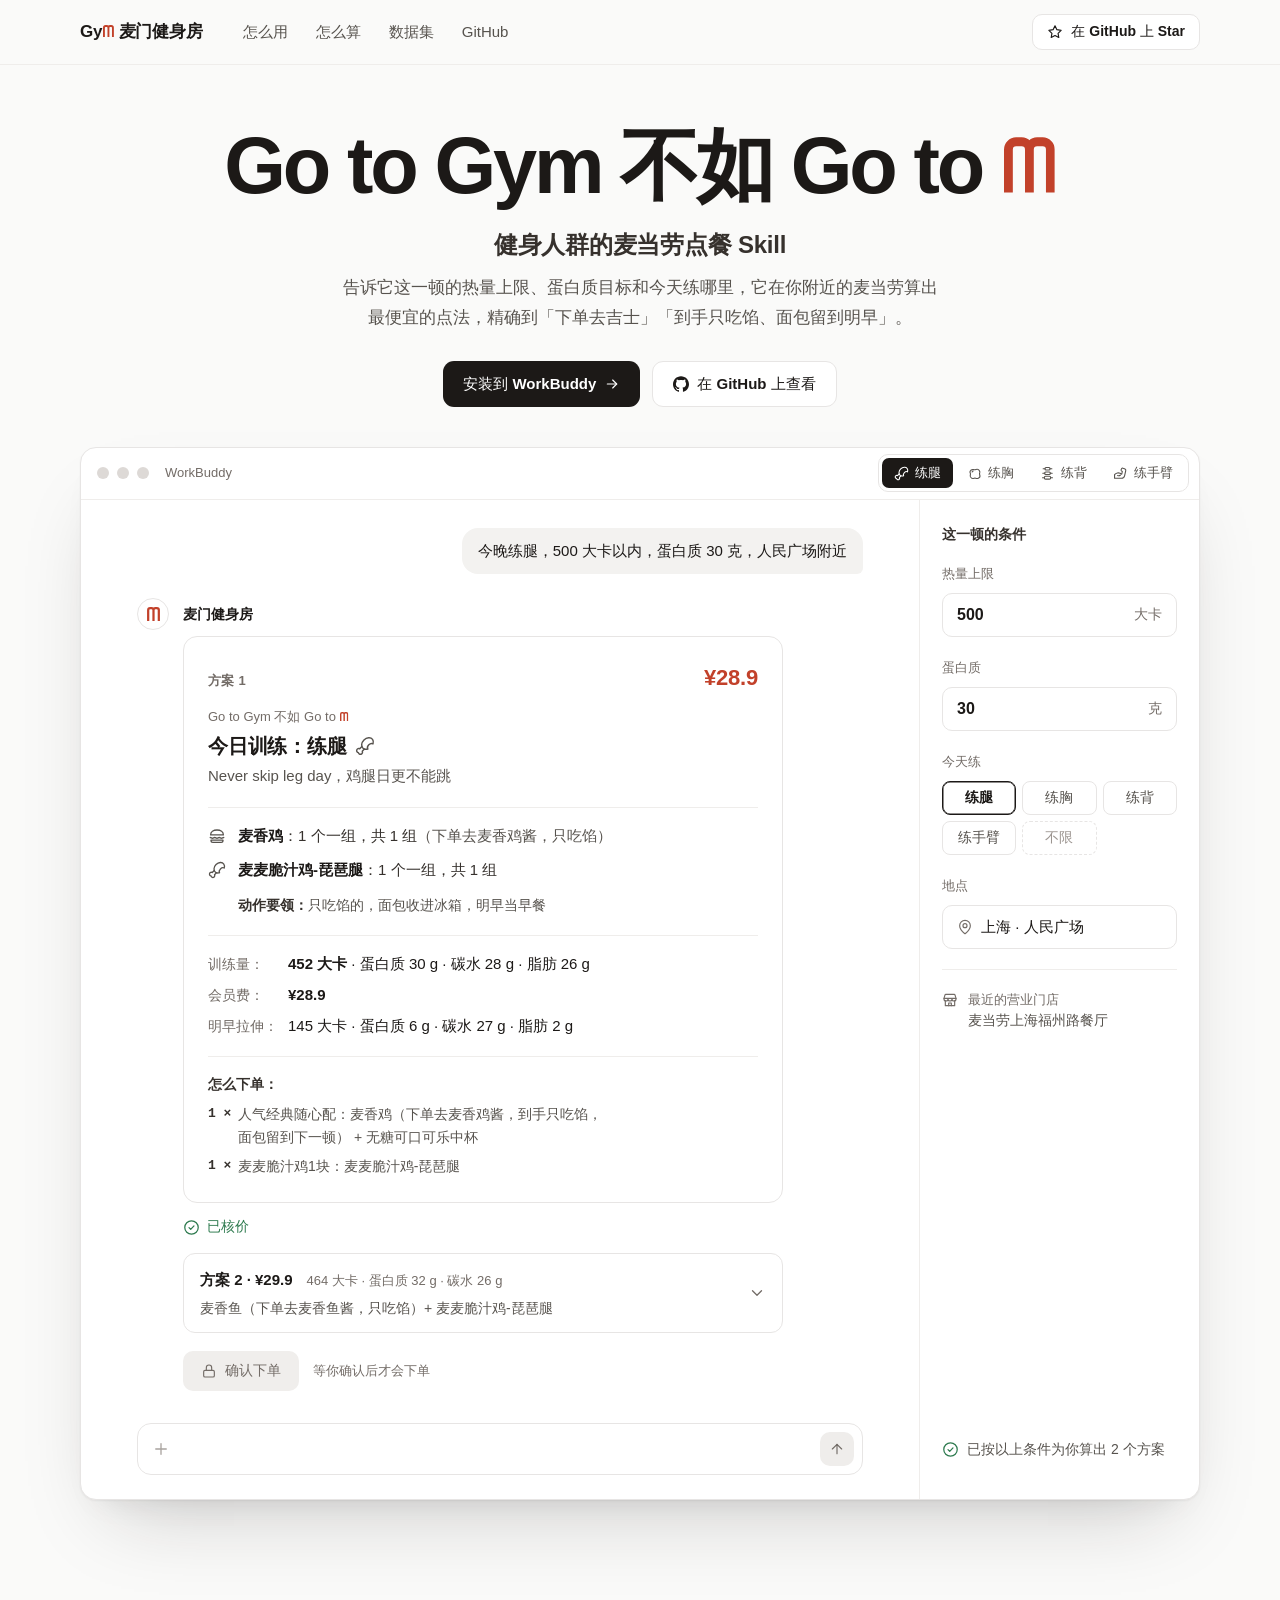
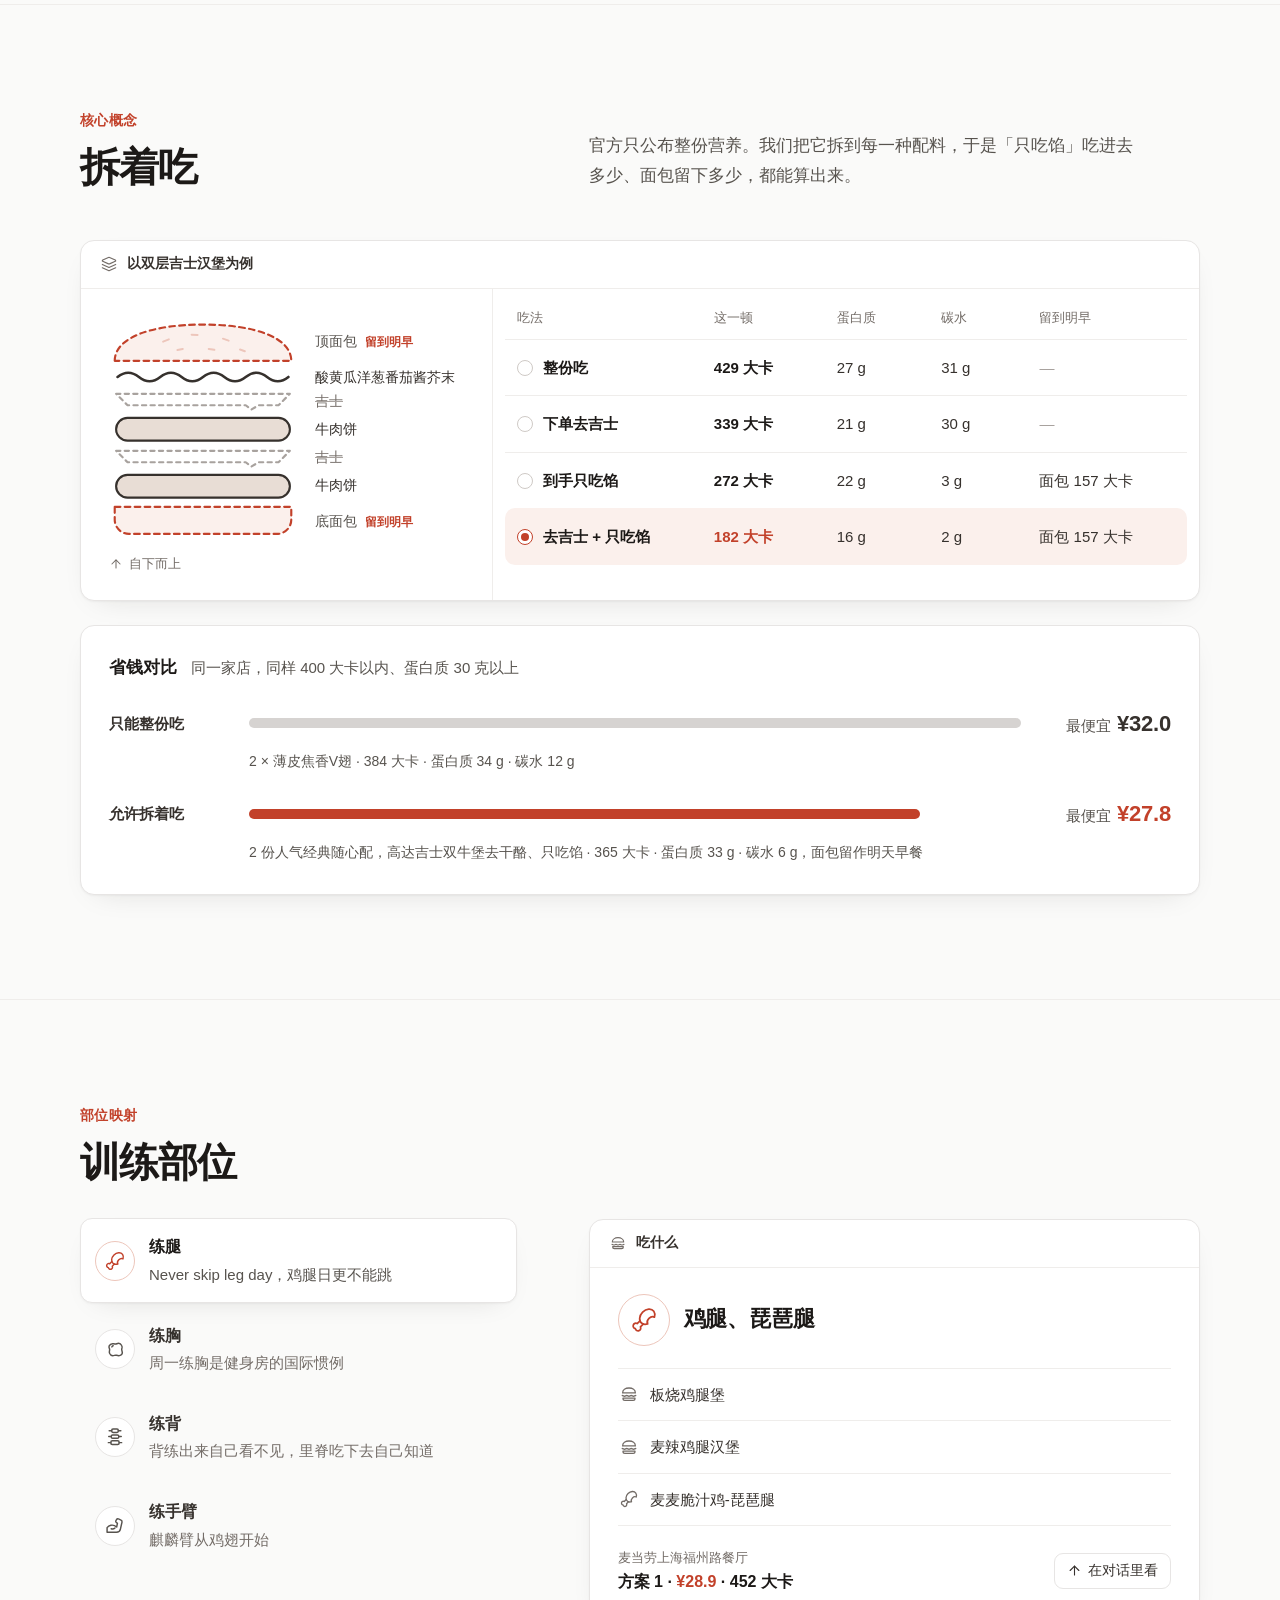
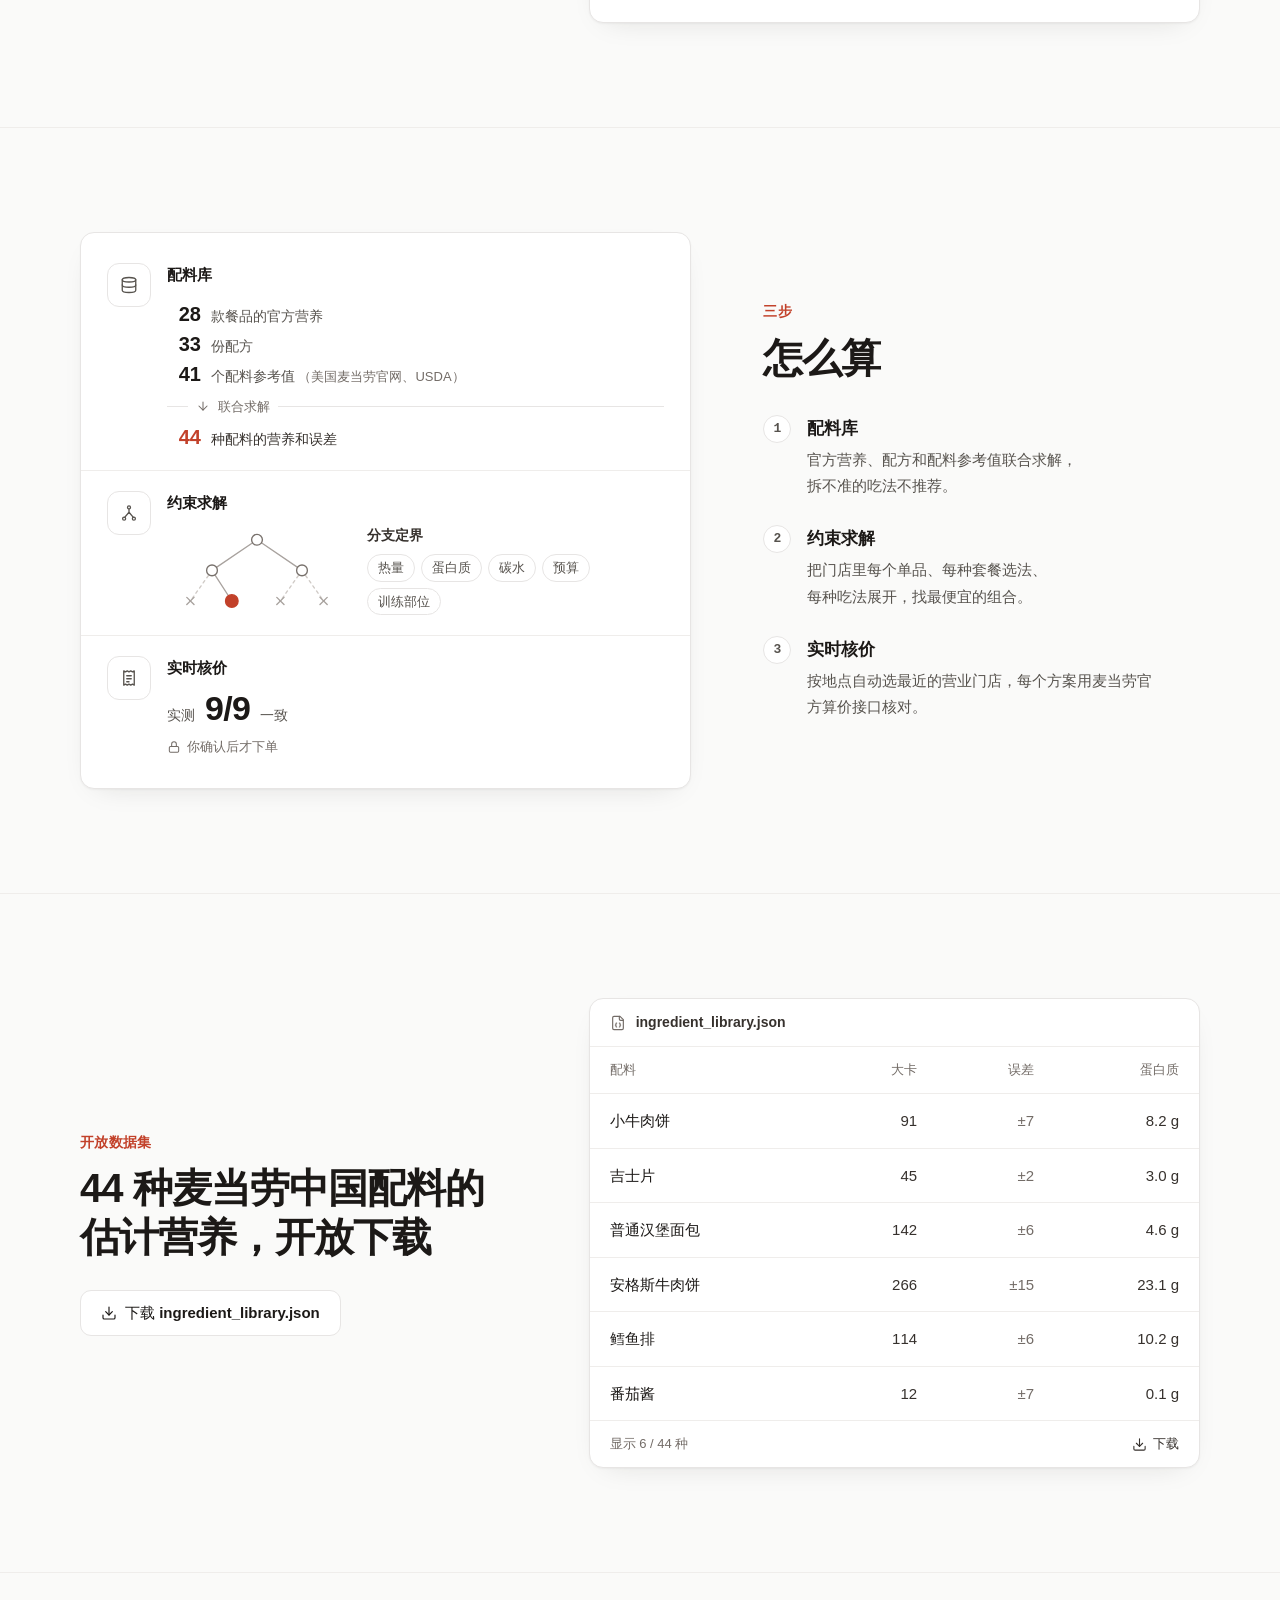
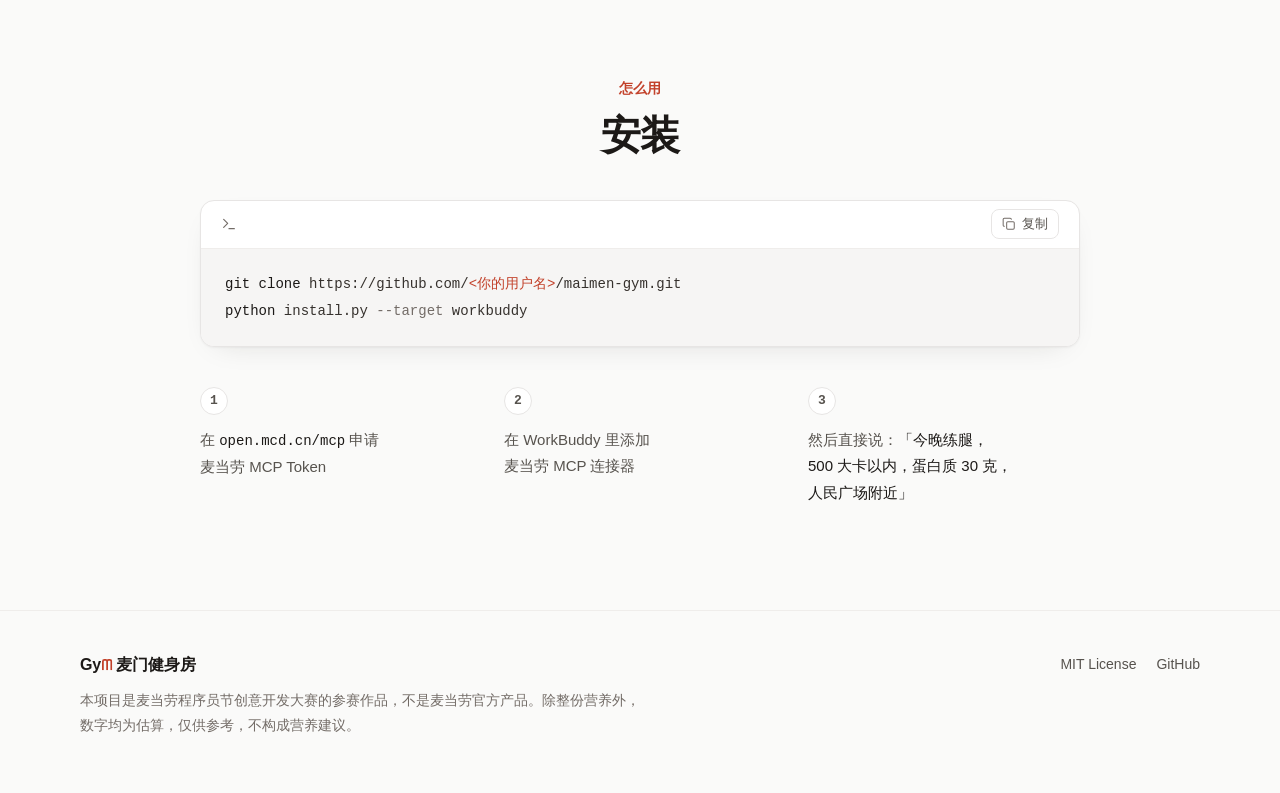
<file: docs/mockups/portal-c.html>
<!doctype html>
<html lang="zh-CN">
<head>
<meta charset="utf-8">
<meta name="viewport" content="width=device-width, initial-scale=1">
<title>Gyᗰ 麦门健身房 · 健身人群的麦当劳点餐 Skill</title>
<meta name="description" content="告诉它这一顿的热量上限、蛋白质目标和今天练哪里，它在你附近的麦当劳算出最便宜的点法。">
<style>
:root{
  --bg:#FAFAF9;
  --surface:#FFFFFF;
  --line:#E7E5E4;
  --line-2:#EFEDEB;
  --ink:#1C1917;
  --ink-2:#36312D;
  --ink-3:#57534E;
  --ink-4:#736C67;
  --ink-5:#A8A29E;
  --accent:#C2412A;
  --accent-soft:#FBF0EC;
  --accent-line:#EDC6BB;
  --ok:#2D7A4E;
  --sans:-apple-system,BlinkMacSystemFont,"SF Pro Text","Helvetica Neue","PingFang SC","Hiragino Sans GB","Noto Sans SC","Euphemia UCAS","Gadugi","Noto Sans Canadian Aboriginal",sans-serif;
  --mono:"SF Mono",ui-monospace,Menlo,monospace;
  --shadow:0 1px 2px rgba(28,25,23,.04),0 10px 30px -18px rgba(28,25,23,.18);
  --shadow-lg:0 1px 2px rgba(28,25,23,.05),0 40px 80px -32px rgba(28,25,23,.22),0 16px 32px -20px rgba(28,25,23,.10);
}
*,*::before,*::after{box-sizing:border-box}
html{-webkit-text-size-adjust:100%;scroll-behavior:smooth}
body{margin:0;background:var(--bg);color:var(--ink);font-family:var(--sans);font-size:16px;line-height:1.7;-webkit-font-smoothing:antialiased;text-rendering:optimizeLegibility}
a{color:inherit;text-decoration:none}
button{font:inherit;color:inherit;background:none;border:0;padding:0;cursor:pointer;text-align:inherit}
p,h1,h2,h3,ul,ol,dl,dd,figure{margin:0}
p,h1,h2,h3,li,dd,figcaption{text-wrap:pretty}
ul,ol{padding:0;list-style:none}
.i{width:18px;height:18px;flex:none;stroke:currentColor;fill:none;stroke-width:1.75;stroke-linecap:round;stroke-linejoin:round;display:block}
/* ᗰ 字标：内联 SVG，底边落在基线、高度等于大写字母高度，各平台一致 */
.mg{display:inline-block;width:.64em;height:.705em;vertical-align:baseline;color:var(--accent);margin:0 .015em 0 .035em;overflow:visible}
.sr{position:absolute;width:1px;height:1px;margin:-1px;overflow:hidden;clip:rect(0 0 0 0);white-space:nowrap;border:0}
.num{font-variant-numeric:tabular-nums}
.nw{white-space:nowrap}
.wrap{max-width:1168px;margin:0 auto;padding:0 24px}
:focus-visible{outline:2px solid var(--accent);outline-offset:2px;border-radius:6px}

/* ---------- 顶栏 ---------- */
.nav{position:sticky;top:0;z-index:30;background:var(--bg);border-bottom:1px solid var(--line-2)}
.nav-in{height:64px;display:flex;align-items:center;gap:40px}
.brand{font-size:17px;font-weight:650;letter-spacing:-.01em;white-space:nowrap}
.links{display:flex;gap:28px;font-size:15px;color:var(--ink-3)}
.links a:hover{color:var(--ink)}
.nav .star{margin-left:auto}
.btn{display:inline-flex;align-items:center;justify-content:center;gap:8px;white-space:nowrap;font-weight:550;border-radius:10px;transition:background-color .15s,border-color .15s,color .15s}
.btn-sm{height:36px;padding:0 14px;font-size:14px}
.btn-md{height:46px;padding:0 20px;font-size:15px;border-radius:11px}
.btn-ghost{background:var(--surface);border:1px solid var(--line);color:var(--ink)}
.btn-ghost:hover{border-color:#D6D3D1}
.btn-dark{background:var(--ink);color:#fff}
.btn-dark:hover{background:#2E2925}
.btn .i{width:16px;height:16px}

/* ---------- 首屏 ---------- */
.hero{padding-top:60px;text-align:center}
.slogan{font-size:clamp(44px,6.2vw,88px);font-weight:700;letter-spacing:-.04em;line-height:1.04;color:var(--ink)}
.slogan .ph{display:inline-block}
.hero h1{margin-top:20px;font-size:clamp(20px,2vw,24px);font-weight:600;letter-spacing:-.01em;line-height:1.4;color:var(--ink-2)}
.lede{max-width:660px;margin:12px auto 0;font-size:17px;line-height:1.75;color:var(--ink-3)}
.cta{display:flex;justify-content:center;gap:12px;flex-wrap:wrap;margin-top:28px}

.stage{margin-top:40px;padding-bottom:104px;scroll-margin-top:84px}
/* 部位切换：嵌在窗口顶栏右侧 */
.seg{display:inline-flex;gap:2px;padding:3px;background:var(--surface);border:1px solid var(--line);border-radius:10px}
.seg button{height:30px;padding:0 12px;border-radius:7px;display:inline-flex;align-items:center;justify-content:center;gap:6px;font-size:13px;font-weight:500;color:var(--ink-3);white-space:nowrap;transition:background-color .15s,color .15s}
.seg button:hover{color:var(--ink)}
.seg button[aria-selected="true"]{background:var(--ink);color:#fff}
.seg .i{width:15px;height:15px}

/* 应用窗口 */
.window{max-width:1120px;margin:0 auto;background:var(--surface);border:1px solid var(--line);border-radius:16px;box-shadow:var(--shadow-lg);overflow:hidden;text-align:left}
.tb{min-height:52px;display:flex;align-items:center;gap:16px;padding:0 10px 0 16px;border-bottom:1px solid var(--line-2)}
.dots{display:flex;gap:8px}
.dots i{display:block;width:12px;height:12px;border-radius:50%;background:#DDD9D6}
.tb-title{font-size:13px;font-weight:500;color:var(--ink-4)}
.tb .seg{margin-left:auto}
.wbody{display:grid;grid-template-columns:minmax(0,1fr) 280px}
.chat{min-width:0;padding:28px 56px 24px;display:flex;flex-direction:column}
.inspector{border-left:1px solid var(--line-2);padding:24px 22px 24px;display:flex;flex-direction:column}

.u-msg{align-self:flex-end;max-width:78%;background:#F3F2F0;border-radius:16px 16px 6px 16px;padding:11px 16px;font-size:15px;line-height:1.6;color:var(--ink)}
.bot{margin-top:24px;margin-bottom:32px;display:grid;grid-template-columns:32px minmax(0,1fr);column-gap:14px}
.avatar{width:32px;height:32px;border-radius:50%;border:1px solid var(--line);display:grid;place-items:center;color:var(--accent)}
.avatar .mg{width:13px;height:14px;margin:0}
.bot-name{font-size:14px;font-weight:600;line-height:32px;color:var(--ink)}
.bot-body{grid-column:2;margin-top:6px;max-width:600px}

.plan{border:1px solid var(--line);border-radius:14px;padding:22px 24px 24px;background:var(--surface)}
.plan-h{display:flex;align-items:baseline;justify-content:space-between;gap:12px}
.plan-no{font-size:13px;font-weight:600;color:var(--ink-4);letter-spacing:.02em}
.plan-price{font-size:22px;font-weight:650;color:var(--accent);letter-spacing:-.01em;font-variant-numeric:tabular-nums}
.plan-motto{margin-top:10px;font-size:13px;font-weight:500;color:var(--ink-4)}
.plan-title{margin-top:4px;display:flex;align-items:center;gap:8px;font-size:20px;font-weight:650;letter-spacing:-.01em;line-height:1.4}
.plan-title .i{width:20px;height:20px;color:var(--ink-3)}
.plan-quote{margin-top:4px;font-size:15px;color:var(--ink-3);line-height:1.65}
.sets{margin-top:18px;padding-top:16px;border-top:1px solid var(--line-2);display:flex;flex-direction:column;gap:10px}
.sets li{display:flex;gap:12px;font-size:15px;line-height:1.6;color:var(--ink-2)}
.sets li .i{margin-top:3px;color:var(--ink-3)}
.sets b{font-weight:600;color:var(--ink)}
.sets .note{color:var(--ink-3)}
.plan-tip{margin-top:12px;font-size:14px;line-height:1.65;color:var(--ink-3);padding-left:30px}
.plan-tip b{font-weight:600;color:var(--ink-2)}
/* 标签列取最宽标签的宽度（明早拉伸：），各行数值左对齐，标签不折行 */
.kv{margin-top:18px;padding-top:16px;border-top:1px solid var(--line-2);display:grid;grid-template-columns:max-content minmax(0,1fr);column-gap:10px;row-gap:6px}
.kv div{display:contents}
.kv dt{color:var(--ink-4);font-size:14px;line-height:1.7;white-space:nowrap;padding-top:1px}
.kv dd{color:var(--ink);font-size:15px;line-height:1.6;font-variant-numeric:tabular-nums}
.kv dd b{font-weight:650}
.plan-order{margin-top:18px;padding-top:16px;border-top:1px solid var(--line-2)}
.plan-order>p{font-size:14px;font-weight:600;color:var(--ink-2)}
.plan-order ol{margin-top:6px;display:flex;flex-direction:column;gap:6px}
.plan-order li{font-size:14px;line-height:1.65;color:var(--ink-3);padding-left:30px;position:relative}
.plan-order li .q{position:absolute;left:0;top:0;font-family:var(--mono);font-size:13px;color:var(--ink-2);font-weight:600}
.plan-extra{margin-top:14px;font-size:14px;line-height:1.65;color:var(--ink-3)}
.plan-extra .i{display:inline-block;width:16px;height:16px;vertical-align:-3px;margin:0 2px;color:var(--ink-3)}

.verified{margin-top:12px;display:flex;align-items:center;gap:7px;font-size:14px;font-weight:550;color:var(--ok)}
.verified .i{width:17px;height:17px}
.alt{margin-top:14px;width:100%;display:grid;grid-template-columns:minmax(0,1fr) auto;column-gap:12px;row-gap:4px;align-items:center;border:1px solid var(--line);border-radius:12px;padding:13px 16px}
.alt-h{display:flex;flex-wrap:wrap;align-items:baseline;column-gap:14px;row-gap:2px}
.alt-no{font-size:15px;font-weight:600;color:var(--ink);font-variant-numeric:tabular-nums}
.alt-meta{font-size:13px;color:var(--ink-4);font-variant-numeric:tabular-nums}
.alt-desc{grid-column:1;font-size:14px;color:var(--ink-3);line-height:1.6}
.alt .chev{grid-column:2;grid-row:1 / span 2;color:var(--ink-4)}
.confirm{margin-top:18px;display:flex;align-items:center;gap:14px;flex-wrap:wrap}
.btn-disabled{height:40px;padding:0 18px;font-size:14px;background:#F0EEEC;color:var(--ink-4);cursor:not-allowed;border-radius:10px}
.confirm small{font-size:13px;color:var(--ink-4)}

/* 练背：空状态撑满对话区，窗口高度不跳 */
.chat.is-empty .bot{flex:1;grid-template-rows:auto 1fr}
.chat.is-empty .bot-body{display:flex;flex-direction:column;max-width:none}
.empty{flex:1;min-height:260px;display:flex;flex-direction:column;align-items:center;justify-content:center;gap:16px;padding:40px 24px 72px;text-align:center}
.empty-ic{width:48px;height:48px;border-radius:50%;border:1px solid var(--line);display:grid;place-items:center;color:var(--ink-4)}
.empty-ic .i{width:22px;height:22px}
.empty p{max-width:340px;font-size:15px;line-height:1.75;color:var(--ink-2)}

.composer{margin-top:auto;height:52px;flex:none;border:1px solid var(--line);border-radius:14px;display:flex;align-items:center;justify-content:space-between;padding:0 8px 0 14px;color:var(--ink-5)}
.send{width:34px;height:34px;border-radius:10px;background:#EFEDEB;display:grid;place-items:center;color:var(--ink-4)}
.send .i{width:16px;height:16px}

/* 侧栏：这一顿的条件 */
.insp-title{font-size:14px;font-weight:600;color:var(--ink-2);line-height:1.5}
.insp-toggle{display:none}
.insp-body{margin-top:18px;margin-bottom:24px;display:flex;flex-direction:column;gap:20px}
.field>.lbl{display:block;font-size:13px;font-weight:500;color:var(--ink-4);margin-bottom:8px}
.input{height:44px;border:1px solid var(--line);border-radius:10px;display:flex;align-items:center;gap:8px;padding:0 14px;background:var(--surface)}
.input .v{font-size:16px;font-weight:600;font-variant-numeric:tabular-nums;color:var(--ink)}
.input .u{font-size:14px;color:var(--ink-4);margin-left:auto}
.input .t{font-size:15px;color:var(--ink);white-space:nowrap}
.input .i{width:16px;height:16px;color:var(--ink-4)}
.chips{display:grid;grid-template-columns:repeat(3,minmax(0,1fr));gap:6px}
.chips button{height:34px;padding:0 6px;text-align:center;border:1px solid var(--line);border-radius:8px;font-size:14px;color:var(--ink-3);background:var(--surface);white-space:nowrap;transition:border-color .15s,color .15s}
.chips button[aria-pressed="true"]{border-color:var(--ink);color:var(--ink);font-weight:600;box-shadow:inset 0 0 0 .5px var(--ink)}
.chips button:disabled{color:#9C9590;border-style:dashed;cursor:not-allowed}
.store{padding-top:20px;border-top:1px solid var(--line-2);display:flex;gap:10px;font-size:14px;line-height:1.55;color:var(--ink-3)}
.store .i{width:16px;height:16px;margin-top:2px;color:var(--ink-4)}
.store b{display:block;font-size:13px;font-weight:500;color:var(--ink-4)}
/* 与左侧输入框同一高度、同一底边 */
.insp-status{margin-top:auto;min-height:52px;flex:none;display:flex;align-items:center;gap:8px;font-size:14px;line-height:1.5;color:var(--ink-3)}
.insp-status .i{width:17px;height:17px;color:var(--ok)}
.insp-status[hidden]{display:none}

/* ---------- 通用章节 ---------- */
.sec{padding:104px 0;border-top:1px solid var(--line-2)}
.eyebrow{font-size:14px;font-weight:600;color:var(--accent);letter-spacing:.02em}
.h2{font-size:40px;font-weight:700;letter-spacing:-.025em;line-height:1.22;color:var(--ink)}
.eyebrow+.h2{margin-top:10px}
.lead{margin-top:16px;font-size:17px;line-height:1.8;color:var(--ink-3)}
.panel{background:var(--surface);border:1px solid var(--line);border-radius:14px;box-shadow:var(--shadow)}
.panel-h{height:48px;display:flex;align-items:center;gap:10px;padding:0 20px;border-bottom:1px solid var(--line-2);font-size:14px;font-weight:600;color:var(--ink-2)}
.panel-h .i{width:16px;height:16px;color:var(--ink-4)}
.panel-h .r{margin-left:auto;font-weight:500;color:var(--ink-4);font-size:13px}
.row{display:grid;grid-template-columns:minmax(0,5fr) minmax(0,7fr);gap:72px;align-items:center}
.row.flip{grid-template-columns:minmax(0,7fr) minmax(0,5fr)}

/* ---------- 拆着吃 ---------- */
.split-head{display:grid;grid-template-columns:minmax(0,5fr) minmax(0,7fr);gap:72px;align-items:end}
.split-head .lead{margin-top:0;max-width:560px}
.showcase{margin-top:48px}
.sc-body{display:grid;grid-template-columns:412px minmax(0,1fr)}
.burger{padding:32px 28px 26px;border-right:1px solid var(--line-2);display:flex;flex-direction:column;justify-content:center}
/* 层间只留 3px，叠起来像一个汉堡 */
.layers{display:flex;flex-direction:column;gap:4px}
.layer{display:grid;grid-template-columns:188px minmax(0,1fr);align-items:center;column-gap:18px}
.layer svg{width:188px;display:block;overflow:visible}
.layer svg *{stroke:var(--ink-2);stroke-width:1.5;stroke-linejoin:round;stroke-linecap:round;transition:stroke .2s,fill .2s}
.layer[data-k="bun"] svg .s{fill:#F3E9DD}
.layer[data-k="bun"] svg .seed{fill:none;stroke:#B9A48E;stroke-width:1.4}
.layer[data-k="patty"] svg .s{fill:#E8DDD5}
.layer[data-k="cheese"] svg .s{fill:#F7EDCC}
.layer[data-k="sauce"] svg .s{fill:none;stroke-width:1.8}
.layer .lb{font-size:14px;line-height:1.25;color:var(--ink-2);white-space:nowrap;transition:color .2s}
.layer .tag{display:none;margin-left:8px;font-size:12px;font-weight:600;color:var(--accent)}
.layer.off svg .s{fill:var(--surface);stroke:var(--ink-5);stroke-dasharray:3 3}
.layer.off .lb{color:var(--ink-4);text-decoration:line-through;text-decoration-color:var(--ink-5)}
.layer.keep svg .s{fill:var(--accent-soft);stroke:var(--accent);stroke-dasharray:4 3}
.layer.keep svg .seed{stroke:var(--accent-line)}
.layer.keep .lb{color:var(--ink-3)}
.layer.keep .tag{display:inline}
.burger figcaption{margin-top:16px;display:flex;align-items:center;gap:6px;font-size:13px;line-height:1.5;color:var(--ink-4)}
.burger figcaption .i{width:14px;height:14px}

.stable{padding:8px 12px 12px}
.st-head,.st-row{display:grid;grid-template-columns:minmax(0,1.5fr) .9fr .75fr .7fr 1.1fr;align-items:center;column-gap:12px}
.st-head{padding:10px 12px;font-size:13px;font-weight:500;color:var(--ink-4)}
.st-row{width:100%;padding:15px 12px;border-radius:0;border-top:1px solid var(--line-2);font-size:15px;color:var(--ink-2);font-variant-numeric:tabular-nums;transition:background-color .15s}
.st-row:hover{background:#F7F6F5}
.st-row[aria-checked="true"]{background:var(--accent-soft);border-top-color:transparent;border-radius:10px}
.st-row[aria-checked="true"]+.st-row{border-top-color:transparent}
.st-row .nm{display:flex;align-items:center;gap:10px;font-weight:600;color:var(--ink)}
.radio{width:16px;height:16px;border-radius:50%;border:1.5px solid #CFCAC6;flex:none;display:grid;place-items:center;background:var(--surface)}
.st-row[aria-checked="true"] .radio{border-color:var(--accent)}
.st-row[aria-checked="true"] .radio::after{content:"";width:8px;height:8px;border-radius:50%;background:var(--accent)}
.st-row .kcal{font-weight:600;color:var(--ink)}
.st-row[aria-checked="true"] .kcal{color:var(--accent)}
.st-row .dim{color:var(--ink-5)}
.st-note{margin:8px 12px 0;padding-top:14px;border-top:1px solid var(--line-2);font-size:13px;color:var(--ink-4);line-height:1.6}

.save{margin-top:24px;padding:28px 28px 30px}
.save-h{display:flex;align-items:baseline;gap:14px;flex-wrap:wrap}
.save-h h3{font-size:17px;font-weight:650}
.save-h p{font-size:15px;color:var(--ink-3)}
.bars{margin-top:22px;display:flex;flex-direction:column;gap:22px}
.bar-row{display:grid;grid-template-columns:120px minmax(0,1fr) 130px;column-gap:20px;row-gap:8px;align-items:center}
.bar-row .who{font-size:15px;font-weight:600;color:var(--ink-2)}
.track{height:10px;border-radius:5px;background:transparent;position:relative}
.fill{position:absolute;left:0;top:0;bottom:0;border-radius:5px;background:#D6D3D1}
.bar-row.win .fill{background:var(--accent)}
.bar-row .price{font-size:15px;color:var(--ink-3);text-align:right;white-space:nowrap}
.bar-row .price b{font-size:22px;font-weight:650;color:var(--ink-2);letter-spacing:-.01em;margin-left:6px;font-variant-numeric:tabular-nums}
.bar-row.win .price b{color:var(--accent)}
.bar-row .det{grid-column:2 / span 2;font-size:14px;line-height:1.65;color:var(--ink-3)}

/* ---------- 训练部位 ---------- */
.parts-list{margin-top:32px;display:flex;flex-direction:column;gap:4px}
.part{width:100%;display:grid;grid-template-columns:40px minmax(0,1fr);column-gap:14px;align-items:center;padding:14px 14px;border-radius:12px;border:1px solid transparent;transition:background-color .15s,border-color .15s}
.part:hover{background:#F5F4F2}
.part .pi{width:40px;height:40px;border-radius:50%;border:1px solid var(--line);display:grid;place-items:center;color:var(--ink-3);background:var(--surface)}
.part .pi .i{width:20px;height:20px}
.part .pn{font-size:16px;font-weight:600;color:var(--ink-2);line-height:1.5}
.part .ps{font-size:15px;color:var(--ink-4);line-height:1.6}
.part[aria-selected="true"]{background:var(--surface);border-color:var(--line);box-shadow:var(--shadow)}
.part[aria-selected="true"] .pi{color:var(--accent);border-color:var(--accent-line)}
.part[aria-selected="true"] .pn{color:var(--ink)}
.part[aria-selected="true"] .ps{color:var(--ink-3)}

/* 左侧列表高度固定，右侧面板随内容伸缩，顶端对齐避免切换时整行跳动 */
#parts .row{align-items:start}
#parts .ui{padding-top:var(--parts-offset,115px)}
.menu-body{padding:26px 28px 28px}
.mb-top{display:flex;align-items:center;gap:14px}
.mb-icon{width:52px;height:52px;flex:none;border-radius:50%;border:1px solid var(--accent-line);display:grid;place-items:center;color:var(--accent)}
.mb-icon .i{width:26px;height:26px;stroke-width:1.6}
.mb-top .v{font-size:22px;font-weight:650;letter-spacing:-.01em;line-height:1.4;color:var(--ink)}
.mb-items{margin-top:22px;border-top:1px solid var(--line-2)}
.mb-items li{display:flex;align-items:center;gap:12px;padding:13px 2px;border-bottom:1px solid var(--line-2);font-size:15px;color:var(--ink-2)}
.mb-items li .i{color:var(--ink-4)}
.mb-items li .ix{margin-left:auto;font-size:13px;color:var(--ink-4);text-align:right}
/* 面板底部：同一门店同一时段的真实结果，点击回到首屏对话切到该部位 */
.mb-run{margin-top:22px;display:flex;align-items:center;justify-content:space-between;gap:16px}
.mb-top+.mb-run{margin-top:24px;padding-top:20px;border-top:1px solid var(--line-2)}
.mb-run .k{font-size:13px;font-weight:500;color:var(--ink-4);line-height:1.5}
.mb-run .v{margin-top:2px;font-size:16px;font-weight:600;color:var(--ink);line-height:1.5;font-variant-numeric:tabular-nums}
.mb-run .v .p{color:var(--accent)}
.mb-run .v.none{font-size:15px;font-weight:500;color:var(--ink-3)}
.mb-go{flex:none;display:inline-flex;align-items:center;gap:6px;height:36px;padding:0 12px;border:1px solid var(--line);border-radius:9px;font-size:14px;font-weight:500;color:var(--ink-2);background:var(--surface);transition:border-color .15s}
.mb-go:hover{border-color:#D6D3D1}
.mb-go .i{width:15px;height:15px}

/* ---------- 怎么算 ---------- */
.steps{margin-top:32px;display:flex;flex-direction:column;gap:26px}
.steps li{display:grid;grid-template-columns:30px minmax(0,1fr);column-gap:14px}
.steps .n{width:28px;height:28px;border-radius:50%;border:1px solid var(--line);display:grid;place-items:center;font-size:13px;font-weight:600;color:var(--ink-3);font-family:var(--mono);background:var(--surface)}
.steps h3{font-size:17px;font-weight:650;line-height:28px;color:var(--ink)}
.steps p{margin-top:4px;font-size:15px;line-height:1.75;color:var(--ink-3)}

.pipe{padding:10px 0}
.pstep{display:grid;grid-template-columns:44px minmax(0,1fr);column-gap:16px;padding:20px 26px;position:relative}
.pstep+.pstep{border-top:1px solid var(--line-2)}
.ps-ic{width:44px;height:44px;border-radius:12px;border:1px solid var(--line);display:grid;place-items:center;color:var(--ink-3);background:var(--surface)}
.ps-h{display:flex;align-items:center;gap:8px;height:24px;font-size:15px;font-weight:600;color:var(--ink)}
.ps-h .ok{margin-left:auto;display:flex;align-items:center;gap:6px;font-size:13px;font-weight:500;color:var(--ok)}
.ps-h .ok .i{width:16px;height:16px}
/* 配料库：三路输入 → 联合求解 → 输出 */
.flow{margin-top:14px;display:grid;grid-template-columns:2.4em minmax(0,1fr);column-gap:10px;row-gap:4px;align-items:baseline;font-size:14px;line-height:1.5;color:var(--ink-3)}
.flow b{font-size:20px;font-weight:650;line-height:1.3;color:var(--ink);font-variant-numeric:tabular-nums;letter-spacing:-.01em;text-align:right}
.flow .src{font-size:13px;color:var(--ink-4)}
.flow .solve{grid-column:1 / -1;display:flex;align-items:center;gap:8px;margin:6px 0 4px;font-size:13px;color:var(--ink-4)}
.flow .solve::before,.flow .solve::after{content:"";height:1px;background:var(--line);flex:1}
.flow .solve::before{flex:0 0 1.6em}
.flow .solve .i{width:14px;height:14px}
.flow .out{color:var(--accent)}
.flow .out-l{color:var(--ink-2);font-weight:500}
.ps-desc{display:none}
.tree-wrap{margin-top:10px;display:grid;grid-template-columns:180px minmax(0,1fr);gap:20px;align-items:center}
.tree{width:180px;height:auto;display:block}
.cons{display:flex;flex-wrap:wrap;gap:6px}
.cons span{font-size:13px;color:var(--ink-3);border:1px solid var(--line);border-radius:999px;padding:3px 10px;line-height:1.5}
.cons .bb{font-size:14px;color:var(--ink-2);font-weight:600;border:0;padding:0 0 2px;width:100%}
.check-big{margin-top:10px;display:flex;align-items:baseline;gap:10px;font-size:14px;color:var(--ink-3)}
.ps-lock{margin-top:8px;display:flex;align-items:center;gap:6px;font-size:13px;color:var(--ink-4)}
.ps-lock .i{width:14px;height:14px}
.check-big b{font-size:34px;font-weight:650;letter-spacing:-.02em;color:var(--ink);font-variant-numeric:tabular-nums;line-height:1.1}

/* ---------- 数据集 ---------- */
.dl{margin-top:28px}
.data-panel .scroller{max-height:420px;overflow:auto}
.dtable{width:100%;border-collapse:collapse;font-variant-numeric:tabular-nums}
.dtable th{position:sticky;top:0;background:var(--surface);text-align:right;font-size:13px;font-weight:500;color:var(--ink-4);padding:12px 20px;border-bottom:1px solid var(--line-2);white-space:nowrap}
.dtable td{text-align:right;padding:14px 20px;font-size:15px;color:var(--ink-2);border-bottom:1px solid var(--line-2);white-space:nowrap}
.dtable tr:last-child td{border-bottom:0}
.dtable th:first-child,.dtable td:first-child{text-align:left}
.dtable td:first-child{font-weight:550;color:var(--ink)}
.dtable .err{color:var(--ink-4)}
.dfoot{display:flex;align-items:center;justify-content:space-between;gap:12px;padding:12px 20px;border-top:1px solid var(--line-2);font-size:13px;color:var(--ink-4)}
.dfoot a{display:inline-flex;align-items:center;gap:6px;color:var(--ink-2);font-weight:500}
.dfoot .i{width:15px;height:15px}

/* ---------- 安装 ---------- */
.install{text-align:center}
.code{max-width:880px;margin:40px auto 0;text-align:left;overflow:hidden}
.code pre{margin:0;padding:22px 24px;background:#F6F5F4;font-family:var(--mono);font-size:14px;line-height:1.9;color:var(--ink-2);white-space:pre-wrap;overflow-x:auto}
.code pre .c{color:var(--ink)}
.code pre .a{color:var(--ink-4)}
.code pre .ph{color:var(--accent)}
.code pre .nw{white-space:nowrap}
.install .eyebrow+.h2{margin-top:10px}
.copy{margin-left:auto;display:inline-flex;align-items:center;gap:6px;font-size:13px;font-weight:500;color:var(--ink-3);height:30px;padding:0 10px;border-radius:8px;border:1px solid var(--line)}
.copy .i{width:14px;height:14px}
.isteps{max-width:880px;margin:40px auto 0;display:grid;grid-template-columns:repeat(3,minmax(0,1fr));gap:32px;text-align:left}
.isteps li{display:flex;flex-direction:column;gap:12px}
.isteps .n{width:28px;height:28px;border-radius:50%;border:1px solid var(--line);display:grid;place-items:center;font-size:13px;font-weight:600;font-family:var(--mono);color:var(--ink-3);background:var(--surface)}
.isteps p{font-size:15px;line-height:1.75;color:var(--ink-3)}
.isteps code{font-family:var(--mono);font-size:14px;color:var(--ink)}
.isteps .say{color:var(--ink);font-weight:500}

/* ---------- 页脚 ---------- */
.foot{border-top:1px solid var(--line-2);padding:40px 0 56px}
.foot-in{display:flex;gap:40px;align-items:flex-start;justify-content:space-between}
.foot .brand{font-size:16px}
.foot p{margin-top:10px;max-width:640px;font-size:14px;line-height:1.75;color:var(--ink-4)}
.foot-links{display:flex;gap:20px;font-size:14px;color:var(--ink-3);white-space:nowrap;padding-top:2px}
.foot-links a:hover{color:var(--ink)}

/* ---------- 窄屏 ---------- */
@media (max-width:1080px){
  .wbody{grid-template-columns:minmax(0,1fr) 260px}
  .chat{padding:28px 32px 24px}
  .sc-body{grid-template-columns:380px minmax(0,1fr)}
  .layer{grid-template-columns:168px minmax(0,1fr);column-gap:14px}
  .layer svg{width:168px}
  .burger{padding:28px 22px 24px}
  .row,.row.flip,.split-head{gap:48px}
}
@media (max-width:900px){
  .row,.row.flip,.split-head{grid-template-columns:minmax(0,1fr);gap:36px}
  .row.flip>.ui{order:2}
  #parts .ui{padding-top:0}
  .sc-body{grid-template-columns:minmax(0,1fr)}
  .burger{border-right:0;border-bottom:1px solid var(--line-2);align-items:flex-start}
  .wbody{grid-template-columns:minmax(0,1fr)}
  /* 手机/平板：条件栏收到对话后面，折叠成一行摘要，点开再展开；部位只留顶部一个入口 */
  .inspector{border-left:0;border-top:1px solid var(--line-2);padding:0}
  .insp-title{display:none}
  .insp-toggle{display:grid;width:100%;grid-template-columns:minmax(0,1fr) auto;column-gap:12px;align-items:center;padding:14px 20px;text-align:left}
  .insp-toggle .insp-tt{font-size:13px;font-weight:500;color:var(--ink-4);line-height:1.5}
  .insp-toggle .insp-sum{grid-column:1;font-size:15px;font-weight:550;color:var(--ink);line-height:1.5;font-variant-numeric:tabular-nums}
  .insp-toggle .i{grid-column:2;grid-row:1 / span 2;width:18px;height:18px;color:var(--ink-4);transition:transform .2s}
  .insp-toggle[aria-expanded="true"] .i{transform:rotate(180deg)}
  .insp-body,.insp-status{display:none}
  .inspector.open .insp-body{display:grid;grid-template-columns:1fr 1fr;gap:16px 14px;margin:2px 20px 4px}
  .inspector.open .insp-status{display:flex;margin:0 20px 6px}
  .inspector.open .insp-status[hidden]{display:none}
  .insp-body .wide{grid-column:1 / -1}
  .insp-body .field-part{display:none}
  .isteps{grid-template-columns:minmax(0,1fr);gap:24px;max-width:560px}
  .isteps li{flex-direction:row;gap:14px}
  .isteps .n{flex:none}
  /* 怎么算：手机上只保留面板，每步下面一行说明 */
  #how .steps{display:none}
  .ps-desc{display:block;margin-top:12px;font-size:14px;line-height:1.7;color:var(--ink-3)}
}
@media (max-width:640px){
  .wrap{padding:0 16px}
  body{font-size:15px}
  .nav-in{height:auto;padding-top:12px;padding-bottom:10px;flex-wrap:wrap;row-gap:8px;column-gap:16px}
  .links{order:3;width:100%;gap:22px;font-size:14px}
  .hero{padding-top:56px}
  .slogan{font-size:44px;letter-spacing:-.035em;line-height:1.08}
  .hero h1{margin-top:20px;font-size:20px}
  .lede{font-size:16px}
  .cta{margin-top:28px}
  .cta .btn{flex:1 1 100%}
  .stage{margin-top:40px;padding-bottom:80px}
  .window{border-radius:14px}
  .tb{flex-wrap:wrap;row-gap:10px;padding:12px 12px 10px 14px}
  .tb .seg{order:3;flex:1 1 100%;margin-left:0;display:flex}
  .seg button{flex:1;height:32px;padding:0 4px;gap:5px;font-size:13px}
  .chat{padding:22px 16px 18px}
  .bot{margin-bottom:24px}
  .insp-toggle{padding:14px 16px}
  .inspector.open .insp-body{margin:2px 16px 4px;gap:14px 10px}
  .inspector.open .insp-status{margin:0 16px 6px}
  .input{padding:0 12px}
  .u-msg{max-width:92%}
  .bot{grid-template-columns:28px minmax(0,1fr);column-gap:10px;margin-top:22px}
  .avatar{width:28px;height:28px;font-size:14px}
  .bot-name{line-height:28px}
  .bot-body{grid-column:1 / -1;margin-top:12px}
  .plan{padding:18px 16px 20px}
  .plan-tip,.plan-order li{padding-left:30px}
  .kv{column-gap:8px}
  .alt{padding:12px 14px}
  .empty{min-height:220px;padding:32px 18px}
  .sec{padding:72px 0}
  .h2{font-size:28px;line-height:1.3}
  .lead{font-size:16px}
  .showcase{margin-top:32px}
  .burger{padding:24px 16px 20px}
  .layer{grid-template-columns:156px minmax(0,1fr);column-gap:12px}
  .layer svg{width:156px}
  .stable{padding:6px 8px 10px}
  .st-head{display:none}
  .st-row{grid-template-columns:repeat(2,minmax(0,1fr));row-gap:6px;padding:14px 12px}
  .st-row .nm{grid-column:1 / -1;margin-bottom:2px}
  .st-row>span[data-l]{font-size:14px}
  .st-row>span[data-l]::before{content:attr(data-l) " ";color:var(--ink-4);font-weight:400;font-size:13px}
  .st-row:first-of-type{border-top:0}
  .st-note{margin:8px 8px 0}
  .save{padding:22px 16px 24px}
  .bar-row{grid-template-columns:minmax(0,1fr) auto;row-gap:8px}
  .bar-row .who{grid-column:1}
  .bar-row .price{grid-column:2;grid-row:1}
  .bar-row .track{grid-column:1 / -1}
  .bar-row .det{grid-column:1 / -1}
  .menu-body{padding:22px 18px 24px}
  .mb-icon{width:44px;height:44px}
  .mb-icon .i{width:22px;height:22px}
  .mb-top .v{font-size:19px}
  .mb-run{flex-wrap:wrap;row-gap:12px}
  .part{padding:12px 8px;grid-template-columns:36px minmax(0,1fr);column-gap:12px}
  .part .pi{width:36px;height:36px}
  .pstep{padding:18px 16px;grid-template-columns:40px minmax(0,1fr);column-gap:12px}
  .ps-ic{width:40px;height:40px}
  .tree-wrap{grid-template-columns:minmax(0,1fr);gap:12px}
  .dtable th,.dtable td{padding-left:14px;padding-right:14px}
  .dtable td{font-size:14px}
  .dfoot{padding:12px 14px;flex-wrap:wrap}
  .code{margin-top:28px}
  .code pre{padding:18px 16px;font-size:13px}
  .foot-in{flex-direction:column;gap:20px}
}
</style>
</head>
<body>

<!-- 线性图标（风格对齐 Lucide） -->
<svg width="0" height="0" style="position:absolute" aria-hidden="true">
  <symbol id="i-star" viewBox="0 0 24 24"><path d="M12 2.8l2.84 5.75 6.35.92-4.6 4.48 1.09 6.32L12 17.29l-5.68 2.98 1.09-6.32-4.6-4.48 6.35-.92z"/></symbol>
  <symbol id="i-github" viewBox="0 0 24 24"><path fill="currentColor" stroke="none" d="M12 .297c-6.63 0-12 5.373-12 12 0 5.303 3.438 9.8 8.205 11.385.6.113.82-.258.82-.577 0-.285-.01-1.04-.015-2.04-3.338.724-4.042-1.61-4.042-1.61C4.422 18.07 3.633 17.7 3.633 17.7c-1.087-.744.084-.729.084-.729 1.205.084 1.838 1.236 1.838 1.236 1.07 1.835 2.809 1.305 3.495.998.108-.776.417-1.305.76-1.605-2.665-.3-5.466-1.332-5.466-5.93 0-1.31.465-2.38 1.235-3.22-.135-.303-.54-1.523.105-3.176 0 0 1.005-.322 3.3 1.23.96-.267 1.98-.399 3-.405 1.02.006 2.04.138 3 .405 2.28-1.552 3.285-1.23 3.285-1.23.645 1.653.24 2.873.12 3.176.765.84 1.23 1.91 1.23 3.22 0 4.61-2.805 5.625-5.475 5.92.42.36.81 1.096.81 2.22 0 1.606-.015 2.896-.015 3.286 0 .315.21.69.825.57C20.565 22.092 24 17.592 24 12.297c0-6.627-5.373-12-12-12"/></symbol>
  <symbol id="i-check" viewBox="0 0 24 24"><path d="M20 6 9 17l-5-5"/></symbol>
  <symbol id="i-check-circle" viewBox="0 0 24 24"><circle cx="12" cy="12" r="9.5"/><path d="m8.5 12.2 2.4 2.4 4.6-4.9"/></symbol>
  <symbol id="i-chevron" viewBox="0 0 24 24"><path d="m6 9 6 6 6-6"/></symbol>
  <symbol id="i-pin" viewBox="0 0 24 24"><path d="M20 10c0 5-5.54 10.19-7.4 11.8a1 1 0 0 1-1.2 0C9.54 20.19 4 15 4 10a8 8 0 0 1 16 0"/><circle cx="12" cy="10" r="3"/></symbol>
  <symbol id="i-arrow-up" viewBox="0 0 24 24"><path d="m5 12 7-7 7 7"/><path d="M12 19V5"/></symbol>
  <symbol id="i-arrow-down" viewBox="0 0 24 24"><path d="M12 5v14"/><path d="m19 12-7 7-7-7"/></symbol>
  <symbol id="i-arrow-right" viewBox="0 0 24 24"><path d="M5 12h14"/><path d="m13 6 6 6-6 6"/></symbol>
  <symbol id="i-plus" viewBox="0 0 24 24"><path d="M5 12h14"/><path d="M12 5v14"/></symbol>
  <symbol id="i-lock" viewBox="0 0 24 24"><rect x="4" y="11" width="16" height="10" rx="2"/><path d="M8 11V7a4 4 0 0 1 8 0v4"/></symbol>
  <symbol id="i-download" viewBox="0 0 24 24"><path d="M21 15v4a2 2 0 0 1-2 2H5a2 2 0 0 1-2-2v-4"/><path d="m7 10 5 5 5-5"/><path d="M12 15V3"/></symbol>
  <symbol id="i-copy" viewBox="0 0 24 24"><rect x="8" y="8" width="13" height="13" rx="2"/><path d="M4 16c-1.1 0-2-.9-2-2V4c0-1.1.9-2 2-2h10c1.1 0 2 .9 2 2"/></symbol>
  <symbol id="i-terminal" viewBox="0 0 24 24"><path d="m4 17 6-6-6-6"/><path d="M12 19h8"/></symbol>
  <symbol id="i-file" viewBox="0 0 24 24"><path d="M15 2H6a2 2 0 0 0-2 2v16a2 2 0 0 0 2 2h12a2 2 0 0 0 2-2V7z"/><path d="M14 2v4a2 2 0 0 0 2 2h4"/><path d="M10 12a1 1 0 0 0-1 1v1a1 1 0 0 1-1 1 1 1 0 0 1 1 1v1a1 1 0 0 0 1 1"/><path d="M14 18a1 1 0 0 0 1-1v-1a1 1 0 0 1 1-1 1 1 0 0 1-1-1v-1a1 1 0 0 0-1-1"/></symbol>
  <symbol id="i-layers" viewBox="0 0 24 24"><path d="M12.83 2.18a2 2 0 0 0-1.66 0L2.6 6.08a1 1 0 0 0 0 1.83l8.58 3.91a2 2 0 0 0 1.66 0l8.58-3.9a1 1 0 0 0 0-1.83z"/><path d="m22 17.65-9.17 4.16a2 2 0 0 1-1.66 0L2 17.65"/><path d="m22 12.65-9.17 4.16a2 2 0 0 1-1.66 0L2 12.65"/></symbol>
  <symbol id="i-database" viewBox="0 0 24 24"><ellipse cx="12" cy="5" rx="9" ry="3"/><path d="M3 5v14a9 3 0 0 0 18 0V5"/><path d="M3 12a9 3 0 0 0 18 0"/></symbol>
  <symbol id="i-branch" viewBox="0 0 24 24"><circle cx="12" cy="4.5" r="2"/><circle cx="5.5" cy="19.5" r="2"/><circle cx="18.5" cy="19.5" r="2"/><path d="M12 6.5v4.5M12 11 6.5 17.6M12 11l5.5 6.6"/></symbol>
  <symbol id="i-receipt" viewBox="0 0 24 24"><path d="M5 2.5v19l2.33-1.4L9.67 21.5 12 20.1l2.33 1.4 2.34-1.4 2.33 1.4v-19l-2.33 1.4-2.34-1.4L12 3.9 9.67 2.5 7.33 3.9z"/><path d="M9 9h6M9 13h6M9 17h3"/></symbol>
  <symbol id="i-leg" viewBox="0 0 24 24"><path d="M15.4 15.63a7.875 6 135 1 1 6.23-6.23 4.5 3.43 135 0 0-6.23 6.23"/><path d="m8.29 12.71-2.6 2.6a2.5 2.5 0 1 0-1.65 4.65A2.5 2.5 0 1 0 8.7 18.3l2.59-2.59"/></symbol>
  <!-- 鸡块：不规则外轮廓 + 一道边缘高光，不画内部点 -->
  <symbol id="i-nugget" viewBox="0 0 24 24"><path d="M5 8.3C6 6.4 8 5.5 10 5.8l1.9.3c.8.1 1.5-.1 2.2-.4 2.2-.9 4.8 0 5.9 2.1.5.9.6 1.9.4 2.9l-.3 1.2c-.2.8 0 1.6.3 2.4.8 2.1-.2 4.5-2.3 5.4-.9.4-1.8.4-2.7.2l-1.7-.4c-.8-.2-1.6-.1-2.4.2-2.2.8-4.7-.2-5.7-2.3-.4-.9-.5-1.9-.3-2.8l.2-1c.2-.9 0-1.8-.4-2.6-.5-.9-.4-1.9 0-2.7z"/><path d="M8.2 9.5c.3-.7.9-1.2 1.6-1.4"/></symbol>
  <!-- 背：脊柱（椎体 + 横突） -->
  <symbol id="i-back" viewBox="0 0 24 24"><rect x="8" y="2.5" width="8" height="4" rx="1.6"/><rect x="7.5" y="9.5" width="9" height="4" rx="1.6"/><rect x="7" y="16.5" width="10" height="4.5" rx="1.8"/><path d="M5 4.5h3M16 4.5h3M4.5 11.5h3M16.5 11.5h3M4 18.75h3M17 18.75h3"/></symbol>
  <!-- 手臂：弯曲发力的手臂 -->
  <symbol id="i-arm" viewBox="0 0 24 24"><path d="M2.5 19.5h11.2c2.3 0 4.3-1.6 4.8-3.8l1.9-8.4c.2-1-.3-2-1.2-2.4l-3-1.4c-.8-.4-1.8-.1-2.3.7l-.8 1.4c-.4.7-.2 1.6.4 2.1l1.4 1.1-.9 4.4C12 11.4 9.4 10.6 7 11.1c-1.8.4-3.4 1.4-4.5 2.8z"/><path d="M7.4 15.3c1.6.6 3.4.2 4.6-.9"/></symbol>
  <!-- ᗰ 字标：几何直肩，非拱门曲线 -->
  <symbol id="g-m" viewBox="0 0 92 100"><path fill="none" stroke="currentColor" stroke-width="16" stroke-linecap="butt" stroke-linejoin="round" d="M8 100V22a14 14 0 0 1 14-14h10a14 14 0 0 1 14 14V100M46 22a14 14 0 0 1 14-14h10a14 14 0 0 1 14 14V100"/></symbol>
  <symbol id="i-store" viewBox="0 0 24 24"><path d="M3 9.5 4.4 4.6A1.5 1.5 0 0 1 5.8 3.5h12.4a1.5 1.5 0 0 1 1.4 1.1L21 9.5"/><path d="M3 9.5h18v1a3 3 0 0 1-6 0 3 3 0 0 1-6 0 3 3 0 0 1-6 0z"/><path d="M5 13v7.5h14V13"/><path d="M10 20.5v-4h4v4"/></symbol>
  <symbol id="i-burger" viewBox="0 0 24 24"><path d="M3.5 10.5C3.5 6.6 7.3 4 12 4s8.5 2.6 8.5 6.5z"/><path d="M3 14c1.5 0 1.5 1 3 1s1.5-1 3-1 1.5 1 3 1 1.5-1 3-1 1.5 1 3 1 1.5-1 3-1"/><path d="M4 17.5h16v.5a2.5 2.5 0 0 1-2.5 2.5h-11A2.5 2.5 0 0 1 4 18z"/></symbol>
  <symbol id="i-milk" viewBox="0 0 24 24"><path d="M8 2h8"/><path d="M9 2v2.8a4 4 0 0 1-.67 2.2l-.66 1A4 4 0 0 0 7 10.2V20a2 2 0 0 0 2 2h6a2 2 0 0 0 2-2v-9.8a4 4 0 0 0-.67-2.2l-.66-1A4 4 0 0 1 15 4.8V2"/><path d="M7 15a6.5 6.5 0 0 1 5 0 6.5 6.5 0 0 0 5 0"/></symbol>
</svg>

<header class="nav">
  <div class="wrap nav-in">
    <a class="brand" href="#top">Gy<svg class="mg" aria-hidden="true"><use href="#g-m"/></svg><span class="sr">ᗰ</span> 麦门健身房</a>
    <nav class="links" aria-label="页面导航">
      <a href="#install">怎么用</a>
      <a href="#how">怎么算</a>
      <a href="#data">数据集</a>
      <a href="#" rel="noopener">GitHub</a>
    </nav>
    <a class="btn btn-sm btn-ghost star" href="#"><svg class="i"><use href="#i-star"/></svg>在 GitHub 上 Star</a>
  </div>
</header>

<main id="top">
  <!-- 首屏 + 生成器 -->
  <section class="hero">
    <div class="wrap">
      <p class="slogan"><span class="ph">Go to Gym 不如</span> <span class="ph">Go to <svg class="mg" aria-hidden="true"><use href="#g-m"/></svg><span class="sr">ᗰ</span></span></p>
      <h1>健身人群的麦当劳点餐 Skill</h1>
      <p class="lede">告诉它这一顿的热量上限、蛋白质目标和<span class="nw">今天练哪里</span>，它在你附近的麦当劳算出<span class="nw">最便宜的点法</span>，<span class="nw">精确到</span><span class="nw">「下单去吉士」</span><span class="nw">「到手只吃馅、面包留到明早」</span>。</p>
      <div class="cta">
        <a class="btn btn-md btn-dark" href="#install">安装到 WorkBuddy<svg class="i"><use href="#i-arrow-right"/></svg></a>
        <a class="btn btn-md btn-ghost" href="#"><svg class="i"><use href="#i-github"/></svg>在 GitHub 上查看</a>
      </div>
    </div>

    <div class="wrap stage" id="generator">
      <div class="window">
        <div class="tb">
          <span class="dots" aria-hidden="true"><i></i><i></i><i></i></span><span class="tb-title">WorkBuddy</span>
          <div class="seg" role="tablist" aria-label="今天练">
            <button role="tab" aria-selected="true" data-part="leg"><svg class="i"><use href="#i-leg"/></svg>练腿</button>
            <button role="tab" aria-selected="false" data-part="chest"><svg class="i"><use href="#i-nugget"/></svg>练胸</button>
            <button role="tab" aria-selected="false" data-part="back"><svg class="i"><use href="#i-back"/></svg>练背</button>
            <button role="tab" aria-selected="false" data-part="arm"><svg class="i"><use href="#i-arm"/></svg>练手臂</button>
          </div>
        </div>
        <div class="wbody">
          <div class="chat" id="chat">
            <p class="u-msg" id="u-msg">今晚练腿，<span class="nw">500 大卡</span>以内，<span class="nw">蛋白质 30 克</span>，人民广场附近</p>
            <div class="bot">
              <span class="avatar" aria-hidden="true"><svg class="mg"><use href="#g-m"/></svg></span>
              <span class="bot-name">麦门健身房</span>
              <div class="bot-body" id="bot-body">
                <article class="plan">
                  <div class="plan-h"><span class="plan-no">方案 1</span><span class="plan-price">¥28.9</span></div>
                  <p class="plan-motto">Go to Gym 不如 Go to <svg class="mg" aria-hidden="true"><use href="#g-m"/></svg><span class="sr">ᗰ</span></p>
                  <h3 class="plan-title">今日训练：练腿<svg class="i"><use href="#i-leg"/></svg></h3>
                  <p class="plan-quote">Never skip leg day，鸡腿日更不能跳</p>
                  <ul class="sets">
                    <li><svg class="i"><use href="#i-burger"/></svg><span><b>麦香鸡</b>：1 个一组，共 1 组<span class="note">（<span class="nw">下单去麦香鸡酱</span>，<span class="nw">只吃馅）</span></span></span></li>
                    <li><svg class="i"><use href="#i-leg"/></svg><span><b>麦麦脆汁鸡-琵琶腿</b>：1 个一组，共 1 组</span></li>
                  </ul>
                  <p class="plan-tip"><b>动作要领：</b>只吃馅的，<span class="nw">面包收进冰箱</span>，<span class="nw">明早当早餐</span></p>
                  <dl class="kv">
                    <div><dt>训练量：</dt><dd><b>452 大卡</b> · <span class="nw">蛋白质 30 g</span> · <span class="nw">碳水 28 g</span> · <span class="nw">脂肪 26 g</span></dd></div>
                    <div><dt>会员费：</dt><dd><b>¥28.9</b></dd></div>
                    <div><dt>明早拉伸：</dt><dd><span class="nw">145 大卡</span> · <span class="nw">蛋白质 6 g</span> · <span class="nw">碳水 27 g</span> · <span class="nw">脂肪 2 g</span></dd></div>
                  </dl>
                  <div class="plan-order">
                    <p>怎么下单：</p>
                    <ol>
                      <li><span class="q">1 ×</span>人气经典随心配：麦香鸡（<span class="nw">下单去麦香鸡酱</span>，<span class="nw">到手只吃馅</span>，<span class="nw">面包留到下一顿）</span> <span class="nw">+ 无糖可口可乐中杯</span></li>
                      <li><span class="q">1 ×</span>麦麦脆汁鸡1块：<span class="nw">麦麦脆汁鸡-琵琶腿</span></li>
                    </ol>
                  </div>
                </article>
                <p class="verified"><svg class="i"><use href="#i-check-circle"/></svg>已核价</p>
                <div class="alt">
                  <span class="alt-h"><span class="alt-no">方案 2 · ¥29.9</span><span class="alt-meta">464 大卡 · <span class="nw">蛋白质 32 g</span> · <span class="nw">碳水 26 g</span></span></span>
                  <span class="alt-desc">麦香鱼（<span class="nw">下单去麦香鱼酱</span>，<span class="nw">只吃馅）</span><span class="nw">+ 麦麦脆汁鸡-琵琶腿</span></span>
                  <svg class="i chev"><use href="#i-chevron"/></svg>
                </div>
                <div class="confirm">
                  <button class="btn btn-disabled" disabled><svg class="i"><use href="#i-lock"/></svg>确认下单</button>
                  <small>等你确认后才会下单</small>
                </div>
              </div>
            </div>
            <div class="composer" aria-hidden="true">
              <svg class="i"><use href="#i-plus"/></svg>
              <span class="send"><svg class="i"><use href="#i-arrow-up"/></svg></span>
            </div>
          </div>

          <aside class="inspector" id="inspector" aria-label="这一顿的条件">
            <button class="insp-toggle" type="button" aria-expanded="false" aria-controls="insp-body">
              <span class="insp-tt">这一顿的条件</span>
              <span class="insp-sum" id="insp-sum">500 大卡 · 30 克 · 练腿 · 人民广场</span>
              <svg class="i"><use href="#i-chevron"/></svg>
            </button>
            <p class="insp-title">这一顿的条件</p>
            <div class="insp-body" id="insp-body">
              <div class="field">
                <span class="lbl">热量上限</span>
                <div class="input"><span class="v" id="f-kcal">500</span><span class="u">大卡</span></div>
              </div>
              <div class="field">
                <span class="lbl">蛋白质</span>
                <div class="input"><span class="v" id="f-pro">30</span><span class="u">克</span></div>
              </div>
              <div class="field wide field-part">
                <span class="lbl">今天练</span>
                <div class="chips" id="f-part">
                  <button aria-pressed="true" data-part="leg">练腿</button>
                  <button aria-pressed="false" data-part="chest">练胸</button>
                  <button aria-pressed="false" data-part="back">练背</button>
                  <button aria-pressed="false" data-part="arm">练手臂</button>
                  <button aria-pressed="false" disabled>不限</button>
                </div>
              </div>
              <div class="field wide">
                <span class="lbl">地点</span>
                <div class="input"><svg class="i"><use href="#i-pin"/></svg><span class="t">上海 · 人民广场</span></div>
              </div>
              <div class="store wide"><svg class="i"><use href="#i-store"/></svg><div><b>最近的营业门店</b>麦当劳上海福州路餐厅</div></div>
            </div>
            <p class="insp-status" id="insp-status"><svg class="i"><use href="#i-check-circle"/></svg><span id="insp-status-t">已按以上条件为你算出 2 个方案</span></p>
          </aside>
        </div>
      </div>
    </div>
  </section>

  <!-- 拆着吃 -->
  <section class="sec" id="split">
    <div class="wrap">
      <div class="split-head">
        <div>
          <p class="eyebrow">核心概念</p>
          <h2 class="h2">拆着吃</h2>
        </div>
        <p class="lead">官方只公布整份营养。我们把它拆到<span class="nw">每一种配料</span>，于是<span class="nw">「只吃馅」</span>吃进去多少、<span class="nw">面包留下多少</span>，<span class="nw">都能算出来。</span></p>
      </div>

      <div class="panel showcase">
        <div class="panel-h"><svg class="i"><use href="#i-layers"/></svg>以双层吉士汉堡为例</div>
        <div class="sc-body">
          <figure class="burger">
            <div class="layers" id="layers" data-mode="both">
              <div class="layer keep" data-k="bun"><svg viewBox="0 0 132 30" aria-hidden="true"><path class="s" d="M4 28C4 11.5 30 2.5 66 2.5S128 11.5 128 28z"/><path class="seed" d="M38 14.5l4-1.6M58 9.6l4.2.2M80 12.4l4 1.4M48 20.4l3.8-.8M70 19.6l4 .6M92 20l3.4 1.2"/></svg><span class="lb">顶面包<span class="tag">留到明早</span></span></div>
              <div class="layer" data-k="sauce"><svg viewBox="0 0 132 14" aria-hidden="true"><path class="s" d="M6 7c5-4 10-4 15 0s10 4 15 0 10-4 15 0 10 4 15 0 10-4 15 0 10 4 15 0 10-4 15 0 10 4 15 0"/></svg><span class="lb">酸黄瓜洋葱番茄酱芥末</span></div>
              <div class="layer off" data-k="cheese"><svg viewBox="0 0 132 14" aria-hidden="true"><path class="s" d="M5 2h122l-8 8h-14l-5 3-4-3H13z"/></svg><span class="lb">吉士</span></div>
              <div class="layer" data-k="patty"><svg viewBox="0 0 132 20" aria-hidden="true"><rect class="s" x="5" y="2" width="122" height="16" rx="8"/></svg><span class="lb">牛肉饼</span></div>
              <div class="layer off" data-k="cheese"><svg viewBox="0 0 132 14" aria-hidden="true"><path class="s" d="M5 2h122l-8 8h-14l-5 3-4-3H13z"/></svg><span class="lb">吉士</span></div>
              <div class="layer" data-k="patty"><svg viewBox="0 0 132 20" aria-hidden="true"><rect class="s" x="5" y="2" width="122" height="16" rx="8"/></svg><span class="lb">牛肉饼</span></div>
              <div class="layer keep" data-k="bun"><svg viewBox="0 0 132 24" aria-hidden="true"><path class="s" d="M4 2h124v9c0 5.5-4.5 10-10 10H14C8.5 21 4 16.5 4 11z"/></svg><span class="lb">底面包<span class="tag">留到明早</span></span></div>
            </div>
            <figcaption><svg class="i"><use href="#i-arrow-up"/></svg>自下而上</figcaption>
          </figure>

          <div class="stable" role="radiogroup" aria-label="吃法">
            <div class="st-head"><span>吃法</span><span>这一顿</span><span>蛋白质</span><span>碳水</span><span>留到明早</span></div>
            <button class="st-row" role="radio" aria-checked="false" data-mode="whole"><span class="nm"><i class="radio"></i>整份吃</span><span class="kcal" data-l="这一顿">429 大卡</span><span data-l="蛋白质">27 g</span><span data-l="碳水">31 g</span><span class="dim" data-l="留到明早">—</span></button>
            <button class="st-row" role="radio" aria-checked="false" data-mode="nocheese"><span class="nm"><i class="radio"></i>下单去吉士</span><span class="kcal" data-l="这一顿">339 大卡</span><span data-l="蛋白质">21 g</span><span data-l="碳水">30 g</span><span class="dim" data-l="留到明早">—</span></button>
            <button class="st-row" role="radio" aria-checked="false" data-mode="filling"><span class="nm"><i class="radio"></i>到手只吃馅</span><span class="kcal" data-l="这一顿">272 大卡</span><span data-l="蛋白质">22 g</span><span data-l="碳水">3 g</span><span data-l="留到明早">面包 157 大卡</span></button>
            <button class="st-row" role="radio" aria-checked="true" data-mode="both"><span class="nm"><i class="radio"></i>去吉士 + 只吃馅</span><span class="kcal" data-l="这一顿">182 大卡</span><span data-l="蛋白质">16 g</span><span data-l="碳水">2 g</span><span data-l="留到明早">面包 157 大卡</span></button>
          </div>
        </div>
      </div>

      <div class="panel save">
        <div class="save-h"><h3>省钱对比</h3><p>同一家店，同样 <span class="nw">400 大卡以内</span>、<span class="nw">蛋白质 30 克以上</span></p></div>
        <div class="bars">
          <div class="bar-row">
            <span class="who">只能整份吃</span>
            <span class="track"><span class="fill" style="width:100%"></span></span>
            <span class="price">最便宜<b>¥32.0</b></span>
            <p class="det">2 × 薄皮焦香V翅 · <span class="nw">384 大卡</span> · <span class="nw">蛋白质 34 g</span> · <span class="nw">碳水 12 g</span></p>
          </div>
          <div class="bar-row win">
            <span class="who">允许拆着吃</span>
            <span class="track"><span class="fill" style="width:86.875%"></span></span>
            <span class="price">最便宜<b>¥27.8</b></span>
            <p class="det">2 份人气经典随心配，<span class="nw">高达吉士双牛堡去干酪</span>、<span class="nw">只吃馅</span> · <span class="nw">365 大卡</span> · <span class="nw">蛋白质 33 g</span> · <span class="nw">碳水 6 g</span>，<span class="nw">面包留作明天早餐</span></p>
          </div>
        </div>
      </div>
    </div>
  </section>

  <!-- 训练部位 -->
  <section class="sec" id="parts">
    <div class="wrap row">
      <div class="text">
        <p class="eyebrow">部位映射</p>
        <h2 class="h2">训练部位</h2>
        <div class="parts-list" role="tablist" aria-label="训练部位">
          <button class="part" role="tab" aria-selected="true" data-p="leg"><span class="pi"><svg class="i"><use href="#i-leg"/></svg></span><span><span class="pn">练腿</span><br><span class="ps">Never skip leg day，鸡腿日更不能跳</span></span></button>
          <button class="part" role="tab" aria-selected="false" data-p="chest"><span class="pi"><svg class="i"><use href="#i-nugget"/></svg></span><span><span class="pn">练胸</span><br><span class="ps">周一练胸是健身房的国际惯例</span></span></button>
          <button class="part" role="tab" aria-selected="false" data-p="back"><span class="pi"><svg class="i"><use href="#i-back"/></svg></span><span><span class="pn">练背</span><br><span class="ps">背练出来自己看不见，里脊吃下去自己知道</span></span></button>
          <button class="part" role="tab" aria-selected="false" data-p="arm"><span class="pi"><svg class="i"><use href="#i-arm"/></svg></span><span><span class="pn">练手臂</span><br><span class="ps">麒麟臂从鸡翅开始</span></span></button>
        </div>
      </div>
      <div class="ui">
        <div class="panel menu-panel">
          <div class="panel-h"><svg class="i"><use href="#i-burger"/></svg>吃什么</div>
          <div class="menu-body" data-p="leg">
            <div class="mb-top"><span class="mb-icon"><svg class="i"><use href="#i-leg"/></svg></span><p class="v">鸡腿、琵琶腿</p></div>
            <ul class="mb-items">
              <li><svg class="i"><use href="#i-burger"/></svg>板烧鸡腿堡</li>
              <li><svg class="i"><use href="#i-burger"/></svg>麦辣鸡腿汉堡</li>
              <li><svg class="i"><use href="#i-leg"/></svg>麦麦脆汁鸡-琵琶腿</li>
            </ul>
            <div class="mb-run"><div><p class="k">麦当劳上海福州路餐厅</p><p class="v">方案 1 · <span class="p">¥28.9</span> · 452 大卡</p></div><button class="mb-go" type="button" data-go="leg"><svg class="i"><use href="#i-arrow-up"/></svg>在对话里看</button></div>
          </div>
          <div class="menu-body" data-p="chest" hidden>
            <div class="mb-top"><span class="mb-icon"><svg class="i"><use href="#i-nugget"/></svg></span><p class="v">麦乐鸡（麦乐鸡是鸡胸肉）、鸡块、鸡柳</p></div>
            <div class="mb-run"><div><p class="k">麦当劳上海福州路餐厅</p><p class="v">方案 1 · <span class="p">¥38.3</span> · 555 大卡</p></div><button class="mb-go" type="button" data-go="chest"><svg class="i"><use href="#i-arrow-up"/></svg>在对话里看</button></div>
          </div>
          <div class="menu-body" data-p="back" hidden>
            <div class="mb-top"><span class="mb-icon"><svg class="i"><use href="#i-back"/></svg></span><p class="v">里脊</p></div>
            <ul class="mb-items">
              <li><svg class="i"><use href="#i-back"/></svg>麦麦脆汁鸡-带骨里脊</li>
            </ul>
            <div class="mb-run"><div><p class="k">麦当劳上海福州路餐厅</p><p class="v none">这家店现在没有「练背」的餐品（里脊）</p></div><button class="mb-go" type="button" data-go="back"><svg class="i"><use href="#i-arrow-up"/></svg>在对话里看</button></div>
          </div>
          <div class="menu-body" data-p="arm" hidden>
            <div class="mb-top"><span class="mb-icon"><svg class="i"><use href="#i-arm"/></svg></span><p class="v">鸡翅</p></div>
            <div class="mb-run"><div><p class="k">麦当劳上海福州路餐厅</p><p class="v">方案 1 · <span class="p">¥37.5</span> · 586 大卡</p></div><button class="mb-go" type="button" data-go="arm"><svg class="i"><use href="#i-arrow-up"/></svg>在对话里看</button></div>
          </div>
        </div>
      </div>
    </div>
  </section>

  <!-- 怎么算 -->
  <section class="sec" id="how">
    <div class="wrap row flip">
      <div class="ui">
        <div class="panel pipe">
          <div class="pstep">
            <span class="ps-ic"><svg class="i"><use href="#i-database"/></svg></span>
            <div>
              <p class="ps-h">配料库</p>
              <div class="flow">
                <b>28</b><span>款餐品的官方营养</span>
                <b>33</b><span>份配方</span>
                <b>41</b><span>个配料参考值 <span class="src nw">（美国麦当劳官网、USDA）</span></span>
                <span class="solve"><svg class="i"><use href="#i-arrow-down"/></svg>联合求解</span>
                <b class="out">44</b><span class="out-l">种配料的营养和误差</span>
              </div>
              <p class="ps-desc">拆不准的吃法不推荐。</p>
            </div>
          </div>
          <div class="pstep">
            <span class="ps-ic"><svg class="i"><use href="#i-branch"/></svg></span>
            <div>
              <p class="ps-h">约束求解</p>
              <div class="tree-wrap">
                <svg class="tree" viewBox="0 0 200 92" aria-hidden="true">
                  <g fill="none" stroke-width="1.5" stroke-linecap="round">
                    <path d="M100 12 50 46M100 12l50 34M50 46 72 80" stroke="#A8A29E"/>
                    <path d="M50 46 26 80M150 46l-24 34M150 46l24 34" stroke="#CFCAC6" stroke-dasharray="3 4"/>
                  </g>
                  <g stroke-width="1.5">
                    <circle cx="100" cy="12" r="6" fill="#fff" stroke="#78716C"/>
                    <circle cx="50" cy="46" r="6" fill="#fff" stroke="#78716C"/>
                    <circle cx="150" cy="46" r="6" fill="#fff" stroke="#78716C"/>
                    <circle cx="72" cy="80" r="7" fill="#C2412A" stroke="#C2412A"/>
                  </g>
                  <g stroke="#A8A29E" stroke-width="1.5" stroke-linecap="round">
                    <path d="M22 76l8 8M30 76l-8 8M122 76l8 8M130 76l-8 8M170 76l8 8M178 76l-8 8"/>
                  </g>
                </svg>
                <div class="cons">
                  <span class="bb">分支定界</span>
                  <span>热量</span><span>蛋白质</span><span>碳水</span><span>预算</span><span>训练部位</span>
                </div>
              </div>
              <p class="ps-desc">把门店里每个单品、每种套餐选法、<span class="nw">每种吃法展开</span>，<span class="nw">找最便宜的组合。</span></p>
            </div>
          </div>
          <div class="pstep">
            <span class="ps-ic"><svg class="i"><use href="#i-receipt"/></svg></span>
            <div>
              <p class="ps-h">实时核价</p>
              <p class="check-big">实测<b>9/9</b>一致</p>
              <p class="ps-lock"><svg class="i"><use href="#i-lock"/></svg>你确认后才下单</p>
              <p class="ps-desc">按地点自动选最近的营业门店，每个方案用麦当劳官方<span class="nw">算价接口核对。</span></p>
            </div>
          </div>
        </div>
      </div>
      <div class="text">
        <p class="eyebrow">三步</p>
        <h2 class="h2">怎么算</h2>
        <!-- 数字交给左侧面板，这里每步只留一句说明 -->
        <ol class="steps">
          <li><span class="n">1</span><div><h3>配料库</h3><p>官方营养、配方和配料参考值联合求解，<span class="nw">拆不准的吃法不推荐。</span></p></div></li>
          <li><span class="n">2</span><div><h3>约束求解</h3><p>把门店里每个单品、每种套餐选法、<span class="nw">每种吃法展开</span>，<span class="nw">找最便宜的组合。</span></p></div></li>
          <li><span class="n">3</span><div><h3>实时核价</h3><p>按地点自动选最近的营业门店，每个方案用麦当劳官方<span class="nw">算价接口核对。</span></p></div></li>
        </ol>
      </div>
    </div>
  </section>

  <!-- 开放数据集 -->
  <section class="sec" id="data">
    <div class="wrap row">
      <div class="text">
        <p class="eyebrow">开放数据集</p>
        <h2 class="h2">44 种麦当劳中国配料的<span class="nw">估计营养</span>，<span class="nw">开放下载</span></h2>
        <a class="btn btn-md btn-ghost dl" href="#"><svg class="i"><use href="#i-download"/></svg>下载 ingredient_library.json</a>
      </div>
      <div class="ui">
        <div class="panel data-panel">
          <div class="panel-h"><svg class="i"><use href="#i-file"/></svg>ingredient_library.json</div>
          <div class="scroller">
            <table class="dtable">
              <thead><tr><th>配料</th><th>大卡</th><th>误差</th><th>蛋白质</th></tr></thead>
              <tbody>
                <tr><td>小牛肉饼</td><td>91</td><td class="err">±7</td><td>8.2 g</td></tr>
                <tr><td>吉士片</td><td>45</td><td class="err">±2</td><td>3.0 g</td></tr>
                <tr><td>普通汉堡面包</td><td>142</td><td class="err">±6</td><td>4.6 g</td></tr>
                <tr><td>安格斯牛肉饼</td><td>266</td><td class="err">±15</td><td>23.1 g</td></tr>
                <tr><td>鳕鱼排</td><td>114</td><td class="err">±6</td><td>10.2 g</td></tr>
                <tr><td>番茄酱</td><td>12</td><td class="err">±7</td><td>0.1 g</td></tr>
              </tbody>
            </table>
          </div>
          <div class="dfoot"><span class="num">显示 6 / 44 种</span><a href="#"><svg class="i"><use href="#i-download"/></svg>下载</a></div>
        </div>
      </div>
    </div>
  </section>

  <!-- 安装 -->
  <section class="sec install" id="install">
    <div class="wrap">
      <p class="eyebrow">怎么用</p>
      <h2 class="h2">安装</h2>
      <div class="panel code">
        <div class="panel-h"><svg class="i"><use href="#i-terminal"/></svg><button class="copy" type="button"><svg class="i"><use href="#i-copy"/></svg>复制</button></div>
<pre><span class="c">git clone</span> https://github.com/<wbr><span class="nw"><span class="ph">&lt;你的用户名&gt;</span>/maimen-gym.git</span>
<span class="c">python</span> install.py <span class="a">--target</span> workbuddy</pre>
      </div>
      <ol class="isteps">
        <li><span class="n">1</span><p>在 <code>open.mcd.cn/mcp</code> 申请<span class="nw">麦当劳 MCP Token</span></p></li>
        <li><span class="n">2</span><p>在 WorkBuddy 里添加<span class="nw">麦当劳 MCP 连接器</span></p></li>
        <li><span class="n">3</span><p>然后直接说：<span class="say">「今晚练腿，<span class="nw">500 大卡以内</span>，<span class="nw">蛋白质 30 克</span>，<span class="nw">人民广场附近」</span></span></p></li>
      </ol>
    </div>
  </section>
</main>

<footer class="foot">
  <div class="wrap foot-in">
    <div>
      <a class="brand" href="#top">Gy<svg class="mg" aria-hidden="true"><use href="#g-m"/></svg><span class="sr">ᗰ</span> 麦门健身房</a>
      <p>本项目是麦当劳程序员节创意开发大赛的参赛作品，不是麦当劳官方产品。除整份营养外，<span class="nw">数字均为估算</span>，<span class="nw">仅供参考</span>，<span class="nw">不构成营养建议。</span></p>
    </div>
    <nav class="foot-links" aria-label="页脚链接"><a href="#">MIT License</a><a href="#">GitHub</a></nav>
  </div>
</footer>

<!-- 其他部位的真实输出（同一门店同一时段） -->
<template id="tpl-chest">
  <article class="plan">
    <div class="plan-h"><span class="plan-no">方案 1</span><span class="plan-price">¥38.3</span></div>
    <h3 class="plan-title">今日训练：练胸<svg class="i"><use href="#i-nugget"/></svg></h3>
    <p class="plan-quote">周一练胸是健身房的国际惯例。麦乐鸡是鸡胸肉，蘸酱算<span class="nw">辅助器械</span>，<span class="nw">量力而行</span></p>
    <ul class="sets">
      <li><svg class="i"><use href="#i-milk"/></svg><span><b>纯牛奶（盒装）</b>：1 个一组，共 1 组</span></li>
      <li><svg class="i"><use href="#i-nugget"/></svg><span><b>麦乐鸡5块</b>：5 块一组，共 2 组</span></li>
    </ul>
    <dl class="kv">
      <div><dt>训练量：</dt><dd><b>555 大卡</b> · <span class="nw">蛋白质 31 g</span> · <span class="nw">碳水 38 g</span> · <span class="nw">脂肪 31 g</span></dd></div>
      <div><dt>会员费：</dt><dd><b>¥38.3</b></dd></div>
    </dl>
    <div class="plan-order">
      <p>怎么下单：</p>
      <ol>
        <li><span class="q">1 ×</span>纯牛奶(盒装)</li>
        <li><span class="q">2 ×</span>人气经典随心配：<span class="nw">麦乐鸡5块</span> <span class="nw">+ 无糖可口可乐中杯</span></li>
      </ol>
    </div>
  </article>
  <p class="verified"><svg class="i"><use href="#i-check-circle"/></svg>已核价</p>
  <div class="confirm">
    <button class="btn btn-disabled" disabled><svg class="i"><use href="#i-lock"/></svg>确认下单</button>
    <small>等你确认后才会下单</small>
  </div>
</template>

<template id="tpl-arm">
  <article class="plan">
    <div class="plan-h"><span class="plan-no">方案 1</span><span class="plan-price">¥37.5</span></div>
    <h3 class="plan-title">今日训练：练手臂<svg class="i"><use href="#i-arm"/></svg></h3>
    <p class="plan-quote">麒麟臂从鸡翅开始</p>
    <ul class="sets">
      <li><svg class="i"><use href="#i-arm"/></svg><span><b>薄皮焦香V翅</b>：1 个一组，共 1 组</span></li>
      <li><svg class="i"><use href="#i-arm"/></svg><span><b>麦辣鸡翅-2块</b>：2 块一组，共 1 组</span></li>
      <li><svg class="i"><use href="#i-nugget"/></svg><span><b>麦乐鸡4块</b>：4 块一组，共 1 组</span></li>
    </ul>
    <dl class="kv">
      <div><dt>训练量：</dt><dd><b>586 大卡</b> · <span class="nw">蛋白质 40 g</span> · <span class="nw">碳水 26 g</span> · <span class="nw">脂肪 36 g</span></dd></div>
      <div><dt>会员费：</dt><dd><b>¥37.5</b></dd></div>
    </dl>
    <div class="plan-order">
      <p>怎么下单：</p>
      <ol>
        <li><span class="q">1 ×</span>薄皮焦香V翅</li>
        <li><span class="q">1 ×</span>"辣"么快乐套餐：<span class="nw">麦辣鸡翅2块</span> <span class="nw">+ 麦乐鸡4块</span> <span class="nw">+ 纯悦</span></li>
      </ol>
    </div>
    <p class="plan-extra">有余力的朋友，可以再加一个<svg class="i"><use href="#i-arm"/></svg>薄皮焦香V翅上上强度（<span class="nw">+192 大卡</span>，<span class="nw">+17 g 蛋白质</span>，<span class="nw">+¥16.0）</span></p>
  </article>
  <p class="verified"><svg class="i"><use href="#i-check-circle"/></svg>已核价</p>
  <div class="confirm">
    <button class="btn btn-disabled" disabled><svg class="i"><use href="#i-lock"/></svg>确认下单</button>
    <small>等你确认后才会下单</small>
  </div>
</template>

<template id="tpl-back">
  <div class="empty">
    <span class="empty-ic"><svg class="i"><use href="#i-store"/></svg></span>
    <p>这家店现在没有「练背」的餐品（里脊），换个部位或换家店试试。</p>
  </div>
</template>

<script>
(function () {
  // 首屏对话：按部位切换真实输出（练胸、练手臂的条件取自同一门店同一时段的真实运行；练背没有给条件，气泡里不写数字）
  var chat = document.getElementById('chat');
  var body = document.getElementById('bot-body');
  var tpl = { leg: body.innerHTML };
  ['chest', 'arm', 'back'].forEach(function (k) { tpl[k] = document.getElementById('tpl-' + k).innerHTML; });
  var PART = {
    leg:   { name: '练腿',   kcal: '500', pro: '30', status: '已按以上条件为你算出 2 个方案' },
    chest: { name: '练胸',   kcal: '600', pro: '30', status: '已按以上条件为你算出最便宜的方案' },
    back:  { name: '练背',   kcal: '500', pro: '30', status: '', empty: true },
    arm:   { name: '练手臂', kcal: '650', pro: '40', status: '已按以上条件为你算出最便宜的方案' }
  };
  var msg = document.getElementById('u-msg');
  var kcal = document.getElementById('f-kcal');
  var pro = document.getElementById('f-pro');
  var sum = document.getElementById('insp-sum');
  var status = document.getElementById('insp-status');
  var statusT = document.getElementById('insp-status-t');
  var current = 'leg';

  // 对话区高度锁定为「练腿」状态的高度，切到内容更少的部位时窗口不塌、下方不跳
  function lockHeight() {
    if (current !== 'leg') return;
    chat.style.minHeight = '';
    chat.style.minHeight = chat.offsetHeight + 'px';
  }
  lockHeight();
  var rt;
  window.addEventListener('resize', function () { clearTimeout(rt); rt = setTimeout(lockHeight, 120); });

  function setPart(k) {
    var p = PART[k];
    if (!p) return;
    current = k;
    document.querySelectorAll('.seg [data-part]').forEach(function (b) { b.setAttribute('aria-selected', String(b.dataset.part === k)); });
    document.querySelectorAll('#f-part [data-part]').forEach(function (b) { b.setAttribute('aria-pressed', String(b.dataset.part === k)); });
    msg.innerHTML = p.empty
      ? '今晚' + p.name + '，人民广场附近'
      : '今晚' + p.name + '，<span class="nw">' + p.kcal + ' 大卡</span>以内，<span class="nw">蛋白质 ' + p.pro + ' 克</span>，人民广场附近';
    kcal.textContent = p.kcal;
    pro.textContent = p.pro;
    sum.textContent = p.kcal + ' 大卡 · ' + p.pro + ' 克 · ' + p.name + ' · 人民广场';
    status.hidden = !p.status;
    statusT.textContent = p.status;
    chat.classList.toggle('is-empty', !!p.empty);
    body.innerHTML = tpl[k];
  }
  document.querySelectorAll('[data-part]').forEach(function (b) {
    b.addEventListener('click', function () { setPart(b.dataset.part); });
  });

  // 手机：条件摘要折叠/展开
  var insp = document.getElementById('inspector');
  var toggle = insp.querySelector('.insp-toggle');
  toggle.addEventListener('click', function () {
    var open = !insp.classList.contains('open');
    insp.classList.toggle('open', open);
    toggle.setAttribute('aria-expanded', String(open));
  });

  // 拆着吃：吃法 → 配料图
  var MODES = {
    whole:    { cheese: '', bun: '' },
    nocheese: { cheese: 'off', bun: '' },
    filling:  { cheese: '', bun: 'keep' },
    both:     { cheese: 'off', bun: 'keep' }
  };
  var layers = document.getElementById('layers');
  document.querySelectorAll('.st-row').forEach(function (row) {
    row.addEventListener('click', function () {
      var m = MODES[row.dataset.mode];
      document.querySelectorAll('.st-row').forEach(function (r) { r.setAttribute('aria-checked', String(r === row)); });
      layers.dataset.mode = row.dataset.mode;
      layers.querySelectorAll('.layer').forEach(function (l) {
        l.classList.remove('off', 'keep');
        var s = m[l.dataset.k];
        if (s) l.classList.add(s);
      });
    });
  });

  // 训练部位：标签切换；「在对话里看」回到首屏并切到该部位
  document.querySelectorAll('.part').forEach(function (t) {
    t.addEventListener('click', function () {
      document.querySelectorAll('.part').forEach(function (x) { x.setAttribute('aria-selected', String(x === t)); });
      document.querySelectorAll('.menu-body').forEach(function (b) { b.hidden = b.dataset.p !== t.dataset.p; });
    });
  });
  document.querySelectorAll('.mb-go').forEach(function (b) {
    b.addEventListener('click', function () {
      setPart(b.dataset.go);
      document.getElementById('generator').scrollIntoView({ behavior: 'smooth', block: 'start' });
    });
  });
})();
</script>
</body>
</html>
</file>
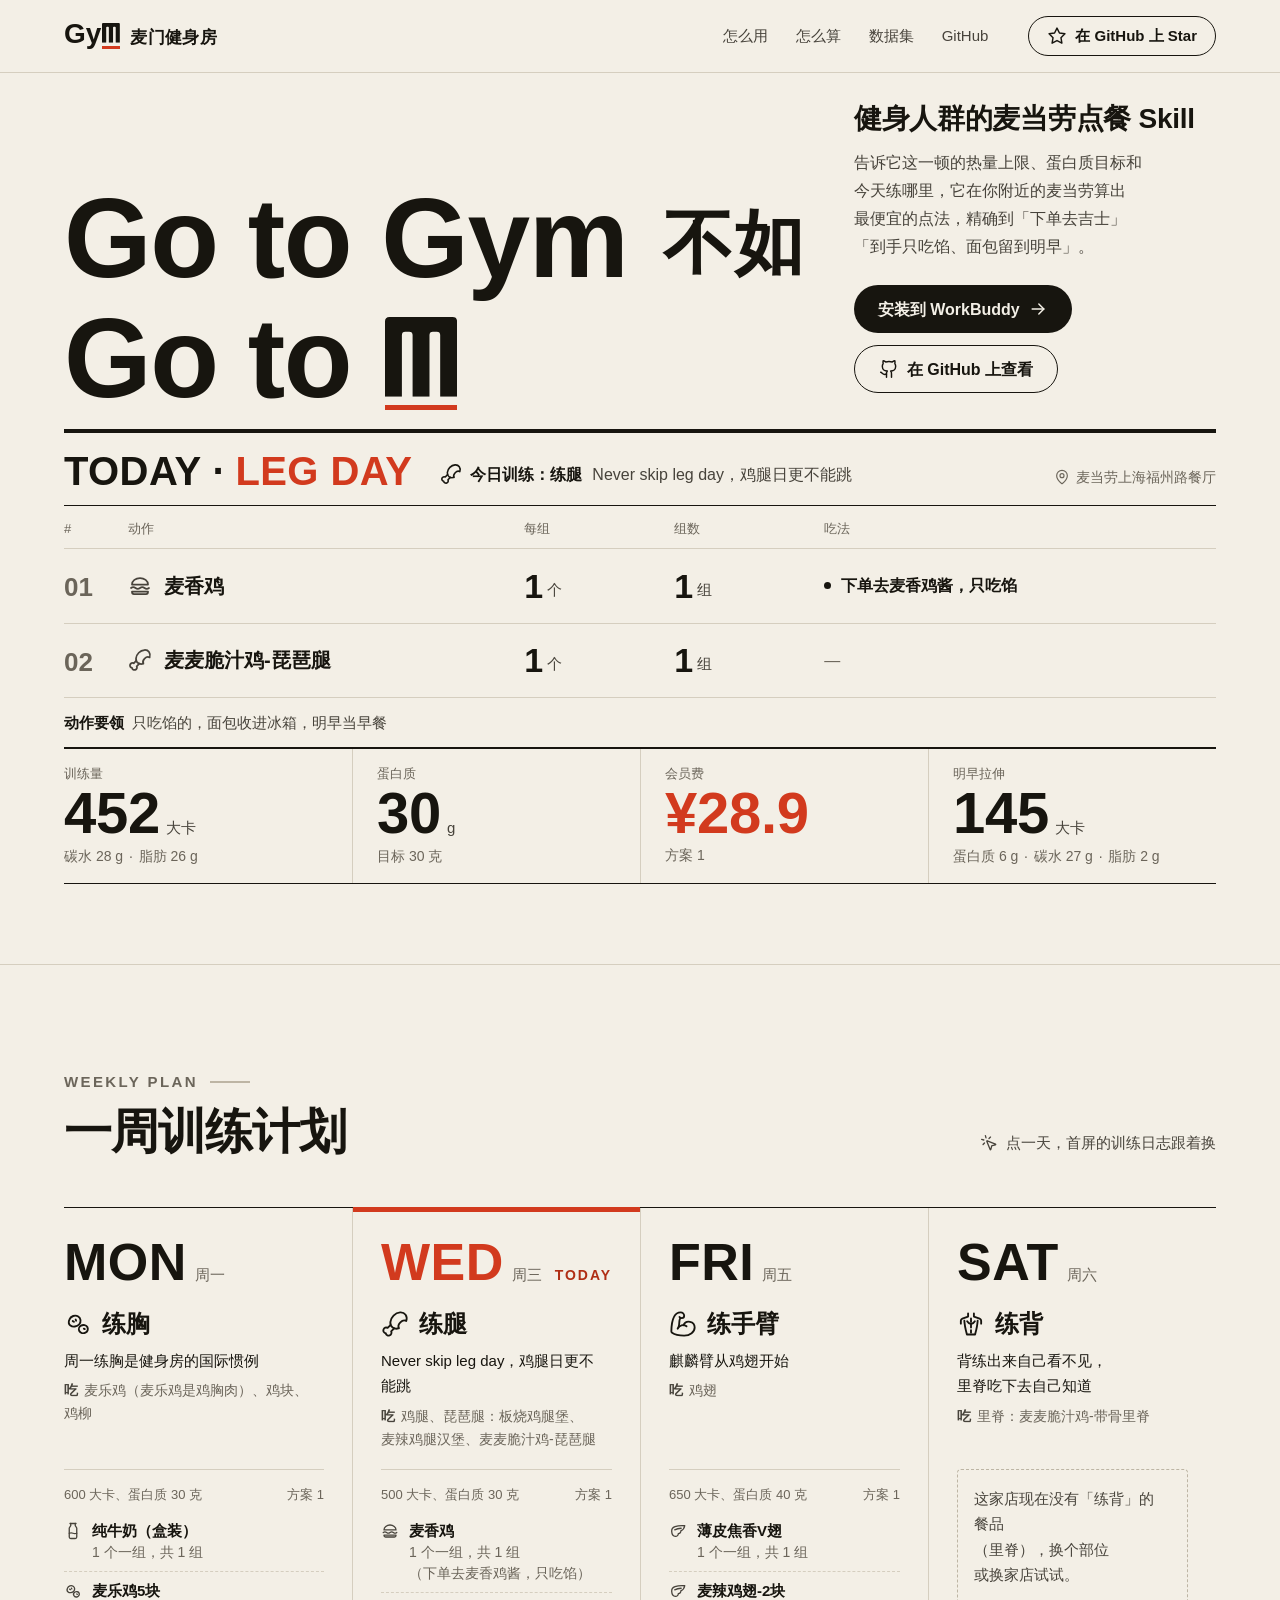
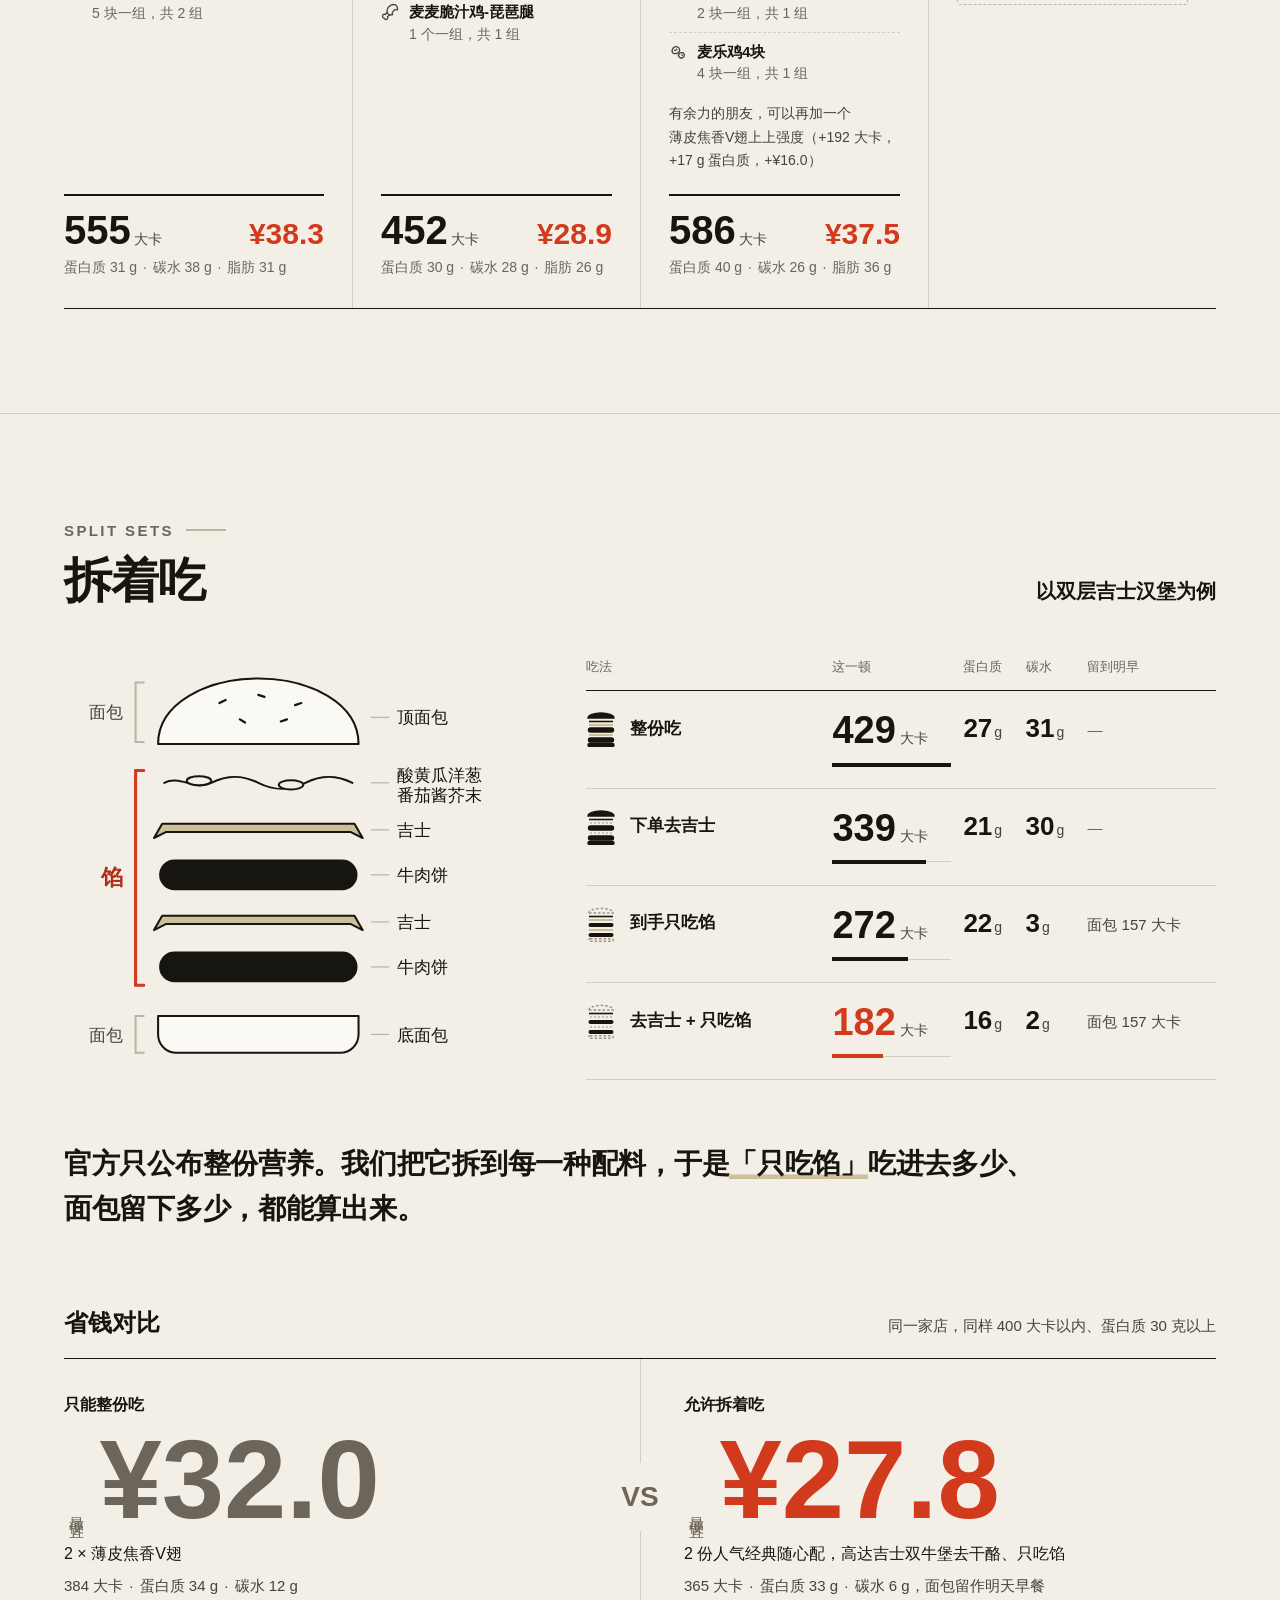
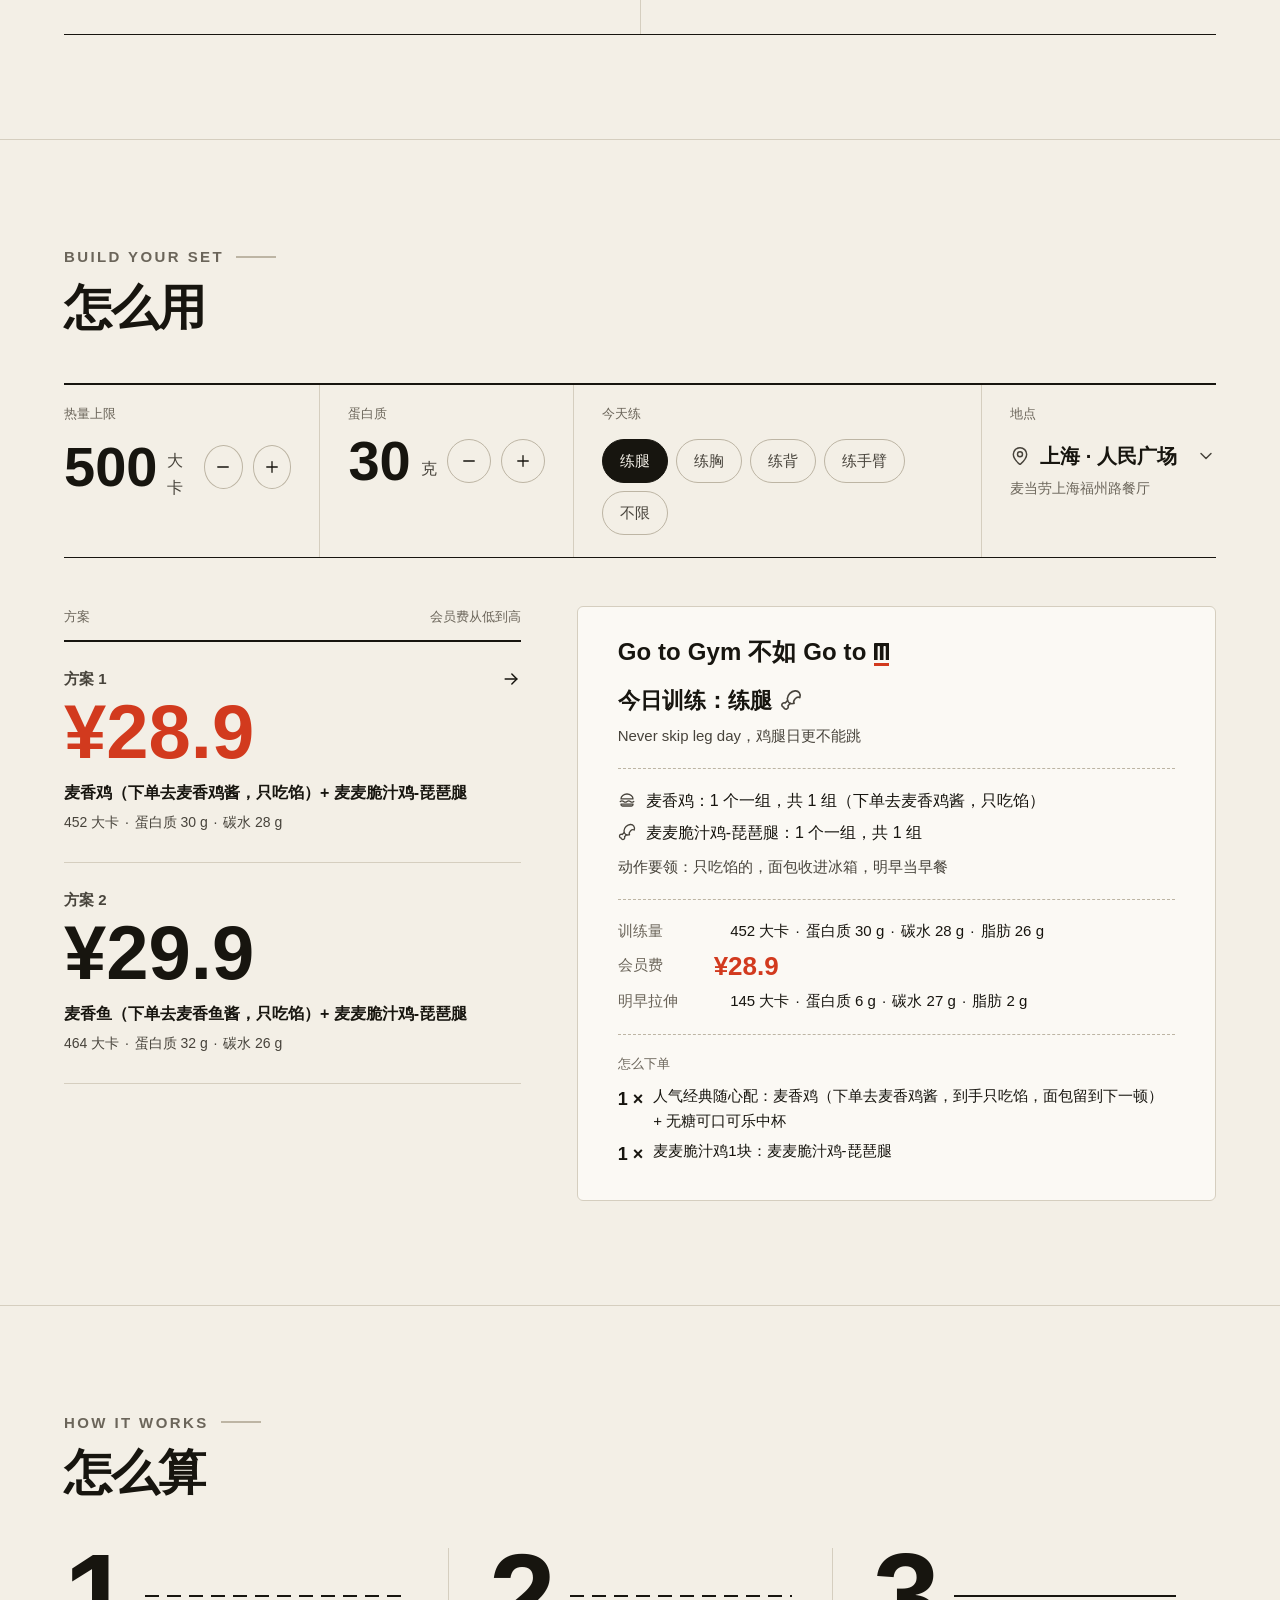
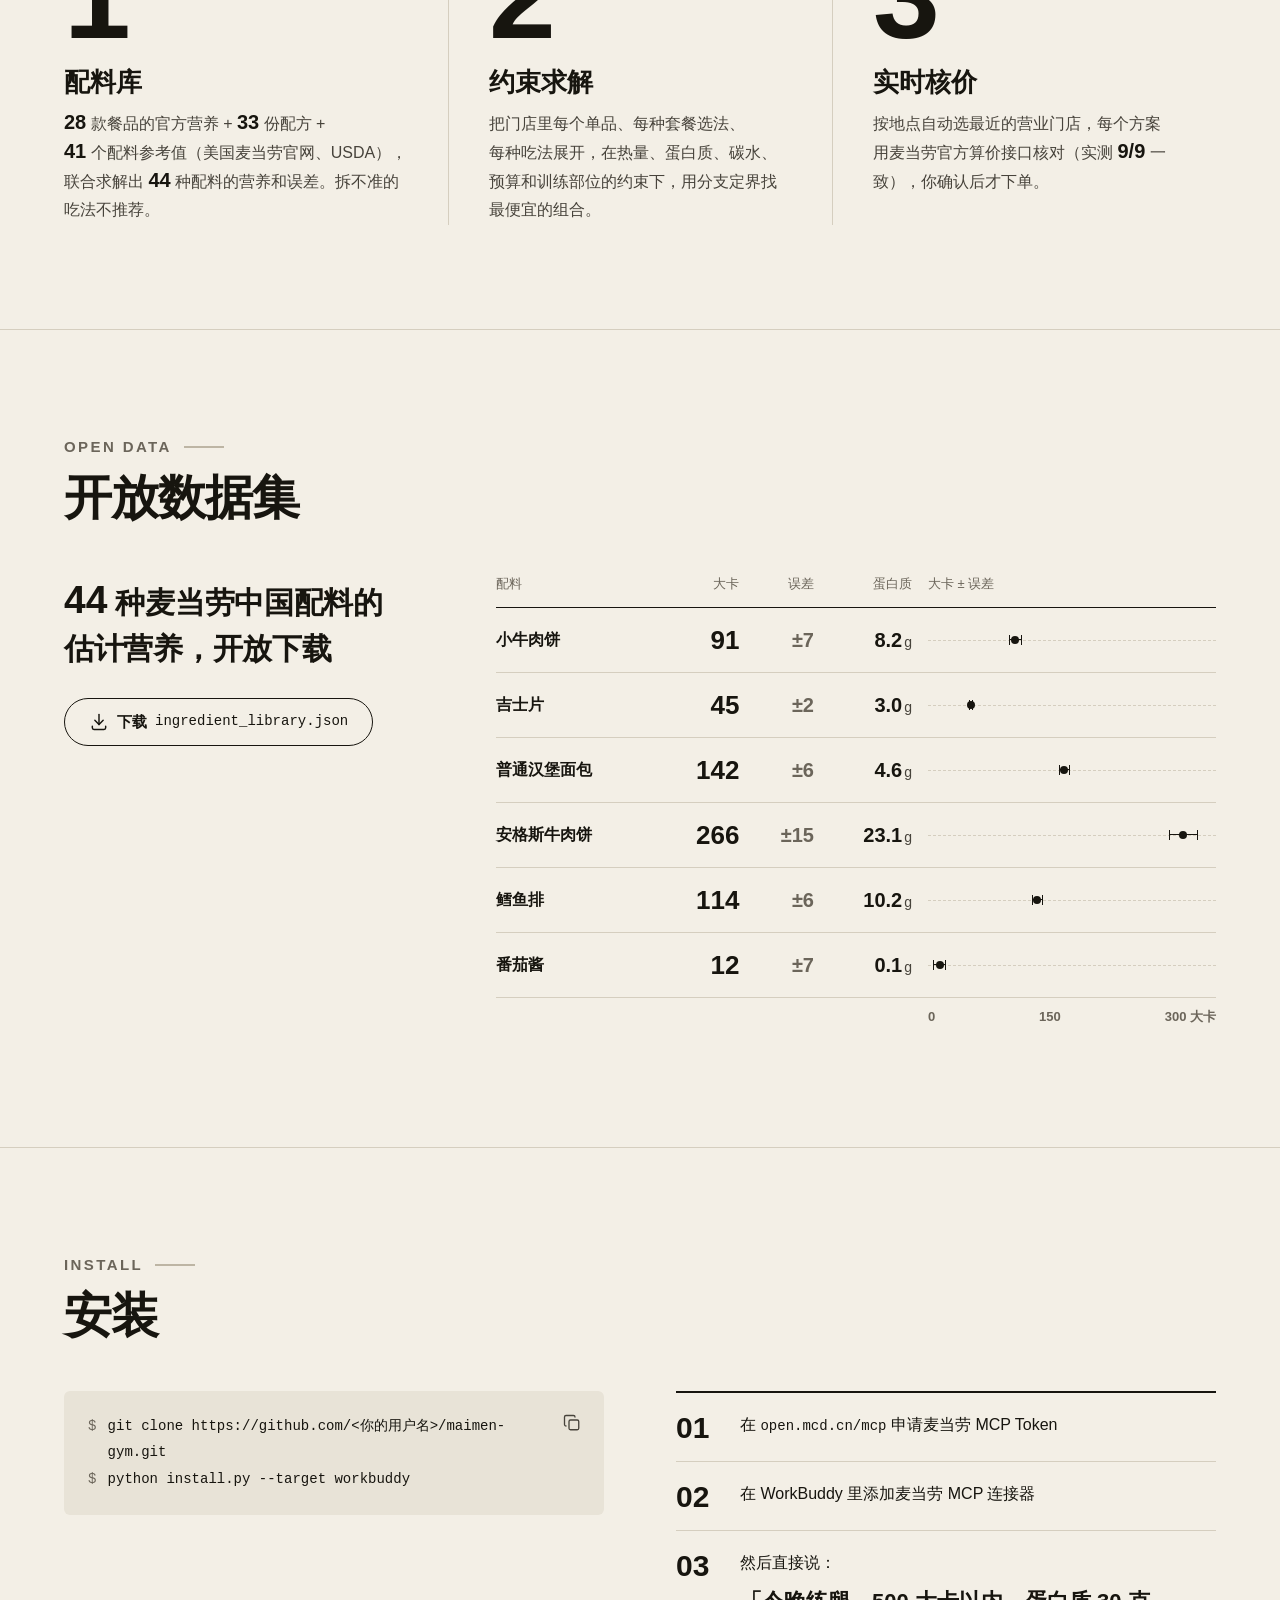
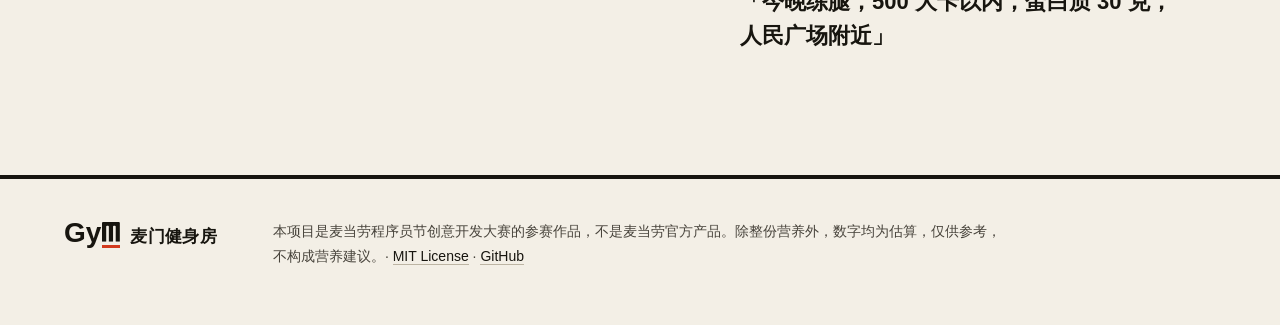
<file: docs/mockups/portal-d.html>
<!doctype html>
<html lang="zh-CN">
<head>
<meta charset="utf-8">
<meta name="viewport" content="width=device-width, initial-scale=1">
<title>Gyᗰ 麦门健身房</title>
<meta name="description" content="健身人群的麦当劳点餐 Skill：告诉它热量上限、蛋白质目标和今天练哪里，它在你附近的麦当劳算出最便宜的点法。">
<style>
:root{
  --paper:#F3EFE6;
  --sheet:#FBF9F4;
  --code:#E8E3D7;
  --ink:#17150F;
  --ink-2:#47433B;
  --ink-3:#6B655A;
  --rule:#D5CEBF;
  --rule-2:#BDB5A4;
  --red:#D23A1E;
  --red-ink:#B02E14;
  --cheese:#CDBF9C;
  --cn:"PingFang SC","Hiragino Sans GB","Noto Sans SC",sans-serif;
  --cond:"Avenir Next Condensed","Bahnschrift","Roboto Condensed","Arial Narrow","Helvetica Neue","PingFang SC",sans-serif-condensed,sans-serif;
  --num:"DIN Condensed","Bahnschrift","Roboto Condensed","Arial Narrow","Avenir Next Condensed","Helvetica Neue",sans-serif-condensed,sans-serif;
  --mono:"SF Mono",Menlo,monospace;
  --gutter:64px;
}
*{box-sizing:border-box}
html{-webkit-text-size-adjust:100%}
body{margin:0;background:var(--paper);color:var(--ink);font-family:var(--cn);font-size:16px;line-height:1.7;-webkit-font-smoothing:antialiased}
a{color:inherit;text-decoration:none}
svg.i{width:20px;height:20px;flex:none;fill:none;stroke:currentColor;stroke-width:1.75;stroke-linecap:round;stroke-linejoin:round}
.wrap{max-width:1408px;margin:0 auto;padding:0 var(--gutter)}
.cond{font-family:var(--cond);font-weight:800;font-stretch:condensed;letter-spacing:.005em}
.nw{white-space:nowrap}
.num{font-family:var(--num);font-weight:700;font-variant-numeric:tabular-nums;letter-spacing:0}
.sr{position:absolute;width:1px;height:1px;margin:-1px;padding:0;overflow:hidden;clip:rect(0 0 0 0);white-space:nowrap;border:0}
/* ᗰ：自绘方肩字形（墨色，与大写字母等高），只在字下留一条细红线做点缀，不依赖任何系统字体 */
.m{position:relative;display:inline-block;margin:0 .01em 0 .035em;color:inherit;font-style:normal}
.m svg{display:block;width:.64em;height:.708em;fill:currentColor}
.m::after{content:"";position:absolute;left:0;right:0;top:calc(100% + max(3px,.075em));height:max(3px,.045em);background:var(--red)}
/* 分隔点：换行时落在行首的那个点被裁掉，行首行尾都不会挂着「·」 */
.sep{display:flex;flex-wrap:wrap;margin-left:-1.1em;clip-path:inset(-4px -4px -4px 1.1em)}
.sep>span{white-space:nowrap}
.sep>span::before{content:"·";display:inline-block;width:1.1em;text-align:center}

/* ---------- top bar ---------- */
.top{border-bottom:1px solid var(--rule)}
.top .wrap{display:flex;align-items:center;gap:40px;height:72px}
.brand{display:flex;align-items:baseline;gap:10px;white-space:nowrap}
.brand .gy{font-family:var(--cond);font-weight:800;font-stretch:condensed;font-size:28px;line-height:1;letter-spacing:-.005em}
.brand .cn{font-weight:600;font-size:17px;letter-spacing:.02em}
.nav{display:flex;gap:28px;margin-left:auto;font-size:15px;color:var(--ink-2)}
.nav a{padding:6px 0;border-bottom:1.5px solid transparent;transition:border-color .2s,color .2s}
.nav a:hover{color:var(--ink);border-color:var(--ink)}
.btn{display:inline-flex;align-items:center;gap:8px;height:48px;padding:0 24px;border-radius:999px;font-size:16px;font-weight:600;white-space:nowrap;transition:background-color .2s,color .2s,border-color .2s,transform .2s}
.btn:active{transform:translateY(1px)}
.btn-ink{background:var(--ink);color:var(--paper)}
.btn-ink:hover{background:#000}
.btn-line{border:1.5px solid var(--ink);color:var(--ink)}
.btn-line:hover{background:var(--ink);color:var(--paper)}
.btn-sm{height:40px;padding:0 18px;font-size:15px}

/* ---------- hero ---------- */
.hero{padding:28px 0 80px}
.hero-head{display:grid;grid-template-columns:auto minmax(0,1fr);column-gap:48px;align-items:end}
/* 口号两行在同一个块里：行距 = 大写字母高 + 8px 净空，任何字号下 Gym 的 y 都碰不到下一行 */
.slogan{margin:0 0 var(--sl-drop);font-family:var(--cond);font-weight:800;font-stretch:condensed;font-size:var(--sl);line-height:calc(.95em + 8px);letter-spacing:-.012em;--sl:clamp(50px,8.8vw,132px);--sl-drop:-.2em}
.slogan .l1,.slogan .l2{display:block;white-space:nowrap}
.slogan .ru{font-family:var(--cn);font-weight:600;font-size:.62em;letter-spacing:.02em;vertical-align:.14em;margin-left:.08em}
.intro{justify-self:end;max-width:500px}
.intro h2{margin:0;font-size:28px;line-height:1.3;font-weight:600;letter-spacing:-.01em}
.intro p{margin:12px 0 24px;font-size:16px;line-height:1.75;color:var(--ink-2);text-wrap:balance}
.ctas{display:flex;flex-wrap:wrap;gap:12px}

/* training log */
.log{margin-top:36px;border-top:4px solid var(--ink)}
.log-head{display:flex;flex-wrap:wrap;align-items:baseline;column-gap:28px;row-gap:8px;padding:18px 0 14px;border-bottom:1px solid var(--ink)}
.log-tag{font-family:var(--cond);font-weight:800;font-stretch:condensed;font-size:40px;line-height:1;letter-spacing:.01em;white-space:nowrap}
.log-tag em{font-style:normal;color:var(--red)}
.log-sub{display:flex;flex-wrap:wrap;align-items:center;column-gap:10px;font-size:16px}
.log-sub strong{display:inline-flex;align-items:center;gap:8px;font-weight:600;white-space:nowrap}
.log-sub .motto{color:var(--ink-2)}
.log-sub svg.i{width:22px;height:22px;color:var(--ink)}
.log-store{display:flex;align-items:center;gap:6px;margin-left:auto;font-size:14px;color:var(--ink-3);white-space:nowrap}
.log-store svg.i{width:16px;height:16px}
.sets{width:100%;border-collapse:collapse}
.sets th{font-size:13px;font-weight:500;color:var(--ink-3);text-align:left;padding:12px 16px 8px 0;border-bottom:1px solid var(--rule)}
.sets td{padding:13px 16px 13px 0;border-bottom:1px solid var(--rule);vertical-align:middle}
.sets .no{width:64px;font-family:var(--num);font-weight:700;font-size:26px;color:var(--ink-3);padding-top:16px}
.sets .act{display:flex;align-items:center;gap:12px;font-size:20px;font-weight:600;line-height:1.35}
.sets .act svg.i{width:24px;height:24px;color:var(--ink-2)}
.sets .qty{width:150px;white-space:nowrap}
.sets .qty b{font-family:var(--num);font-weight:700;font-size:34px;line-height:1;vertical-align:-3px}
.sets .qty span{font-size:15px;color:var(--ink-2);margin-left:4px}
.sets .how{width:34%;font-size:16px;color:var(--ink-2)}
.sets .how.none{color:var(--ink-3)}
.sets .how.cut{color:var(--ink);font-weight:600}
.sets .how.cut::before{content:"";display:inline-block;width:7px;height:7px;border-radius:50%;background:var(--ink);margin-right:10px;vertical-align:2px}
.sets tr.tip td{padding:12px 0;font-size:15px;color:var(--ink-2);border-bottom:0}
.sets tr.tip .k{font-weight:600;color:var(--ink);margin-right:8px}
.sets.is-empty thead{display:none}
.sets tr.empty td{padding:32px 0 36px;font-size:18px;color:var(--ink-2);border-bottom:0}
.empty-line{display:flex;align-items:center;gap:12px}
.empty-line svg.i{width:24px;height:24px;color:var(--ink-3)}
.score{display:grid;grid-template-columns:repeat(4,1fr);border-top:2px solid var(--ink);border-bottom:1px solid var(--ink)}
.score.c3{grid-template-columns:repeat(3,1fr)}
.score>div{min-width:0;padding:14px 24px 14px;border-left:1px solid var(--rule)}
.score>div:first-child{border-left:0;padding-left:0}
.score .k{font-size:13px;color:var(--ink-3)}
.score .v{display:flex;align-items:baseline;gap:6px;margin-top:2px}
.score .v b{font-family:var(--num);font-weight:700;font-size:58px;line-height:.9;letter-spacing:-.005em}
.score .v span{font-size:15px;color:var(--ink-2)}
.score .price b{color:var(--red)}
.score .s{margin-top:4px;font-size:14px;color:var(--ink-3)}

/* ---------- sections ---------- */
section.block{padding:104px 0;border-top:1px solid var(--rule)}
.sec-head{display:flex;align-items:flex-end;justify-content:space-between;gap:32px;margin-bottom:48px}
.kicker{display:flex;align-items:center;gap:12px;font-family:var(--cond);font-weight:700;font-stretch:condensed;font-size:15px;letter-spacing:.16em;color:var(--ink-3)}
.kicker::after{content:"";width:40px;height:2px;background:var(--rule-2)}
.sec-head h2{margin:10px 0 0;font-size:48px;line-height:1.15;font-weight:600;letter-spacing:-.02em}
.sec-head .aside{max-width:440px;font-size:15px;color:var(--ink-2);text-align:right}
.hint{display:inline-flex;align-items:center;gap:8px;font-size:15px;color:var(--ink-2)}
.hint svg.i{width:18px;height:18px}

/* week board */
.seg{display:none}
.week{display:grid;grid-template-columns:repeat(4,1fr);grid-template-rows:repeat(5,auto);border-top:1px solid var(--ink);border-bottom:1px solid var(--ink)}
.day{position:relative;display:grid;grid-row:span 5;grid-template-rows:subgrid;row-gap:0;padding:28px 28px 28px;border-left:1px solid var(--rule);cursor:pointer;outline:none;transition:background-color .2s}
.day:first-child{border-left:0;padding-left:0}
.day::before{content:"";position:absolute;left:0;right:0;top:-1px;height:5px;background:transparent;transition:background-color .2s}
.day:first-child::before{left:0}
.day:hover::before{background:var(--rule-2)}
.day.on::before{background:var(--red)}
.day:focus-visible{box-shadow:inset 0 0 0 2px var(--ink)}
.day-top{display:flex;align-items:baseline;justify-content:space-between;gap:8px}
.dow{font-family:var(--cond);font-weight:800;font-stretch:condensed;font-size:52px;line-height:1;letter-spacing:.01em}
.dow small{font-family:var(--cn);font-weight:500;font-size:15px;color:var(--ink-3);margin-left:8px;letter-spacing:0}
.today{font-family:var(--cond);font-weight:700;font-stretch:condensed;font-size:14px;letter-spacing:.14em;color:var(--red-ink);visibility:hidden}
.day.on .today{visibility:visible}
.day.on .dow{color:var(--red)}
.part{display:flex;align-items:center;gap:10px;margin-top:20px;font-size:24px;font-weight:600;line-height:1.3}
.part svg.i{width:28px;height:28px;stroke-width:1.6}
.saying{margin:8px 0 0;font-size:15px;line-height:1.7;color:var(--ink);text-wrap:pretty}
.saying .eat{display:block;margin-top:6px;font-size:14px;line-height:1.65;color:var(--ink-3)}
.saying .eat b{font-weight:600;color:var(--ink-2);margin-right:6px}
.req{margin-top:18px;padding-top:14px;border-top:1px solid var(--rule)}
.req .k{display:flex;justify-content:space-between;gap:8px;font-size:13px;color:var(--ink-3);margin-bottom:2px}
.moves{list-style:none;margin:6px 0 0;padding:0}
.moves li{display:flex;align-items:flex-start;gap:10px;padding:8px 0;font-size:15px;line-height:1.5}
.moves li+li{border-top:1px dashed var(--rule)}
.moves svg.i{width:18px;height:18px;margin-top:2px;color:var(--ink-2)}
.moves .nm{font-weight:600;display:block}
.moves .pc{display:block;font-size:14px;color:var(--ink-3)}
.extra{margin:10px 0 0;font-size:14px;line-height:1.65;color:var(--ink-2)}
.day-foot{align-self:end;padding-top:22px}
.mini{display:flex;align-items:baseline;gap:14px;padding-top:14px;border-top:2px solid var(--ink)}
.mini b{font-family:var(--num);font-weight:700;font-size:40px;line-height:1}
.mini .u{font-size:14px;color:var(--ink-2);margin-left:3px}
.mini .p{margin-left:auto;font-family:var(--num);font-weight:700;font-size:30px;line-height:1;color:var(--red)}
.mini-s{margin-top:4px;font-size:14px;color:var(--ink-3)}
.day.none .moves-empty{align-self:start;margin-top:18px;padding:16px 16px;border:1.5px dashed var(--rule-2);border-radius:4px;font-size:15px;line-height:1.7;color:var(--ink-2);text-wrap:pretty}

/* split */
.split-grid{display:grid;grid-template-columns:5fr 7fr;gap:72px;align-items:start}
.burger svg{display:block;width:100%;height:auto;max-width:460px}
.lead-ex{font-size:20px!important;font-weight:600;color:var(--ink)!important}
.eats{width:100%;border-collapse:collapse}
.eats th{font-size:13px;font-weight:500;color:var(--ink-3);text-align:left;padding:0 12px 12px 0;border-bottom:1px solid var(--ink);white-space:nowrap}
.eats td{padding:20px 12px 20px 0;border-bottom:1px solid var(--rule);vertical-align:top}
.eats .way{display:flex;align-items:center;gap:14px;font-size:17px;font-weight:600;line-height:1.35;min-width:190px}
.eats .way svg{width:30px;height:36px;flex:none}
.eats .kcal b{font-family:var(--num);font-weight:700;font-size:38px;line-height:1}
.eats .kcal span{font-size:14px;color:var(--ink-2);margin-left:4px}
.lane{position:relative;height:6px;margin-top:10px;background:linear-gradient(var(--rule),var(--rule)) 0 50%/100% 1px no-repeat}
.lane i{position:absolute;left:0;top:1px;height:4px;background:var(--ink)}
.eats tr.best .lane i{background:var(--red)}
.eats tr.best .kcal b{color:var(--red)}
.eats .g{font-family:var(--num);font-weight:700;font-size:26px;line-height:1.35;white-space:nowrap}
.eats .g span{font-family:var(--cn);font-weight:400;font-size:14px;color:var(--ink-2);margin-left:2px}
.eats .keep{font-size:15px;color:var(--ink-2);white-space:nowrap;padding-top:26px}
.eats .keep.none{color:var(--ink-3)}
.pull{margin:56px 0 0;max-width:980px;font-size:28px;line-height:1.6;font-weight:600;letter-spacing:-.01em}
.pull .hl{box-shadow:inset 0 -.16em 0 var(--cheese)}
.versus{margin-top:72px}
.versus-head{display:flex;align-items:baseline;justify-content:space-between;gap:24px;padding-bottom:14px;border-bottom:1px solid var(--ink)}
.versus-head h3{margin:0;font-size:24px;font-weight:600}
.versus-head p{margin:0;font-size:15px;color:var(--ink-2)}
.vs{display:grid;grid-template-columns:1fr 88px 1fr;align-items:stretch;border-bottom:1px solid var(--ink)}
.side{padding:32px 0 36px}
.side.b{text-align:left}
.side .lab{font-size:16px;font-weight:600}
.side .lab small{display:block;font-size:13px;font-weight:400;color:var(--ink-3)}
.side .big{display:flex;align-items:baseline;gap:10px;margin:14px 0 12px}
.side .big b{font-family:var(--num);font-weight:700;font-size:112px;line-height:.85}
.side.a .big b{color:var(--ink-3)}
.side.b .big b{color:var(--red)}
.side .big span{font-size:15px;color:var(--ink-3);writing-mode:vertical-rl;letter-spacing:.2em;padding-bottom:4px}
.side .what{font-size:16px;line-height:1.7}
.side .st{margin-top:6px;font-size:15px;color:var(--ink-2)}
.vs-mid{display:flex;align-items:center;justify-content:center;position:relative}
.vs-mid::before{content:"";position:absolute;top:0;bottom:0;left:50%;border-left:1px solid var(--rule)}
.vs-mid span{position:relative;background:var(--paper);padding:10px 0;font-family:var(--cond);font-weight:800;font-stretch:condensed;font-size:28px;color:var(--ink-3)}

/* generator */
.params{display:grid;grid-template-columns:1fr 1fr 2fr 1.15fr;border-top:2px solid var(--ink);border-bottom:1px solid var(--ink)}
.params .f{padding:18px 28px 22px;border-left:1px solid var(--rule)}
.params .f:first-child{border-left:0;padding-left:0}
.params .f:last-child{padding-right:0}
.lb{display:block;font-size:13px;color:var(--ink-3)}
.stepper{display:flex;align-items:center;gap:10px;margin-top:8px}
.stepper output{font-family:var(--num);font-weight:700;font-size:56px;line-height:1}
.stepper .u{font-size:16px;color:var(--ink-2);margin-right:auto;padding-top:14px}
.round{display:inline-flex;align-items:center;justify-content:center;width:44px;height:44px;border-radius:50%;border:1.5px solid var(--rule-2);background:none;color:var(--ink);cursor:pointer;transition:border-color .2s}
.round:hover{border-color:var(--ink)}
.round svg.i{width:18px;height:18px}
.chips{display:flex;flex-wrap:wrap;gap:8px;margin-top:14px}
.chip{display:inline-flex;align-items:center;height:44px;padding:0 17px;border-radius:999px;border:1.5px solid var(--rule-2);font-size:15px;color:var(--ink-2);background:none;font-family:inherit;cursor:pointer;transition:border-color .2s,color .2s}
.chip:hover{border-color:var(--ink);color:var(--ink)}
.chip[aria-pressed="true"]{background:var(--ink);border-color:var(--ink);color:var(--paper)}
.place{display:flex;align-items:center;gap:10px;margin-top:14px;font-size:20px;font-weight:600}
.place svg.i{width:20px;height:20px;color:var(--ink-2)}
.place .chev{margin-left:auto;color:var(--ink-3)}
.store-note{margin-top:4px;font-size:14px;color:var(--ink-3)}

.board{display:grid;grid-template-columns:5fr 7fr;gap:56px;margin-top:48px;align-items:start}
.res-head{display:flex;align-items:baseline;justify-content:space-between;padding-bottom:12px;border-bottom:2px solid var(--ink);font-size:13px;color:var(--ink-3)}
.ranks{list-style:none;margin:0;padding:0}
.ranks li{padding:24px 0 28px;border-bottom:1px solid var(--rule);cursor:pointer}
.ranks .pos{display:flex;align-items:center;justify-content:space-between;font-size:15px;font-weight:600;color:var(--ink-2)}
.ranks .pos svg.i{width:20px;height:20px;color:var(--ink);visibility:hidden}
.ranks li.on .pos svg.i{visibility:visible}
.ranks b{display:block;margin-top:6px;font-family:var(--num);font-weight:700;font-size:76px;line-height:.9}
.ranks li.on b{color:var(--red)}
.ranks p{margin:14px 0 0;font-size:16px;font-weight:600;line-height:1.65;text-wrap:pretty}
.ranks .st{margin-top:4px;font-size:14px;color:var(--ink-2)}
.slip{background:var(--sheet);border:1px solid var(--rule);border-radius:6px;padding:32px 40px 30px}
.slip .sl{font-family:var(--cond);font-weight:800;font-stretch:condensed;font-size:24px;line-height:1.1;letter-spacing:.005em}
.slip h4{display:flex;align-items:center;gap:8px;margin:16px 0 0;font-size:22px;font-weight:600}
.slip h4 svg.i{width:22px;height:22px;color:var(--ink-2)}
.slip .mt{margin:4px 0 0;color:var(--ink-2);font-size:15px}
.slip .grp{margin-top:20px;padding-top:18px;border-top:1px dashed var(--rule-2)}
.slip .ln{display:flex;align-items:flex-start;gap:10px;font-size:16px;line-height:1.7}
.slip .ln+.ln{margin-top:4px}
.slip .ln svg.i{width:18px;height:18px;margin-top:4px;color:var(--ink-2)}
.slip .note{margin-top:8px;font-size:15px;color:var(--ink-2)}
.slip dl{display:grid;grid-template-columns:80px 1fr;row-gap:8px;column-gap:16px;margin:0;font-size:15px;line-height:1.7}
.slip dt{color:var(--ink-3)}
.slip dd{margin:0;min-width:0}
.slip dd.pr{font-family:var(--num);font-weight:700;font-size:26px;line-height:1.1;color:var(--red)}
.slip .order{margin:8px 0 0;padding:0;list-style:none;font-size:15px;line-height:1.7}
.slip .order li{display:flex;gap:10px}
.slip .order li+li{margin-top:4px}
.slip .order .x{font-family:var(--num);font-weight:700;font-size:18px;white-space:nowrap;padding-top:1px}

/* method */
.steps{display:grid;grid-template-columns:repeat(3,1fr);gap:0;position:relative}
.step{position:relative;padding:0 40px 0 0}
.step+.step{padding-left:40px;border-left:1px solid var(--rule)}
.track{display:flex;align-items:center;gap:14px;margin-bottom:22px}
.track b{font-family:var(--num);font-weight:700;font-size:120px;line-height:.8;color:var(--ink)}
.track i{flex:1;height:2px;background:repeating-linear-gradient(90deg,var(--ink) 0 14px,transparent 14px 22px)}
.step:last-child .track i{background:var(--ink)}
.step h3{margin:0;font-size:26px;font-weight:600;line-height:1.3}
.step p{margin:10px 0 0;font-size:16px;line-height:1.8;color:var(--ink-2)}
.step p .n{font-family:var(--num);font-weight:700;font-size:1.25em;line-height:1;color:var(--ink);letter-spacing:0}

/* data */
.data{display:grid;grid-template-columns:4fr 8fr;gap:72px;align-items:start}
.data h3{margin:0;font-size:30px;line-height:1.4;font-weight:600;letter-spacing:-.01em}
.ph{display:inline-block}
.saying .ph,.moves-empty .ph{display:inline-block}
.data h3 .n{font-family:var(--num);font-weight:700;font-size:1.3em;color:var(--ink);letter-spacing:0}
.dl{margin-top:28px}
.dl .btn{font-family:var(--mono);font-size:14px;font-weight:500}
.dl .btn span{font-family:var(--cn);font-weight:600;font-size:15px}
.ing{width:100%;border-collapse:collapse}
.ing th{font-size:13px;font-weight:500;color:var(--ink-3);text-align:left;padding:0 16px 12px 0;border-bottom:1px solid var(--ink)}
.ing th.r,.ing td.r{text-align:right}
.ing td{padding:15px 16px 15px 0;border-bottom:1px solid var(--rule);font-size:16px;vertical-align:middle}
.ing td.nm{font-weight:600}
.ing td.k{font-family:var(--num);font-weight:700;font-size:26px;line-height:1}
.ing td.e{font-family:var(--num);font-weight:700;font-size:20px;color:var(--ink-3)}
.ing td.p{font-family:var(--num);font-weight:700;font-size:20px}
.ing td.p span{font-family:var(--cn);font-weight:400;font-size:14px;color:var(--ink-2);margin-left:2px}
.ing .bar{width:40%;padding-right:0}
.whisk{position:relative;height:18px}
.whisk::before{content:"";position:absolute;left:0;right:0;top:50%;border-top:1px dashed var(--rule)}
.whisk .rg{position:absolute;top:4px;height:10px;border-left:1.5px solid var(--ink);border-right:1.5px solid var(--ink)}
.whisk .rg::after{content:"";position:absolute;left:0;right:0;top:4px;border-top:1.5px solid var(--ink)}
.whisk .pt{position:absolute;top:5px;width:8px;height:8px;margin-left:-4px;border-radius:50%;background:var(--ink)}
.ing tfoot td{border-bottom:0;padding-top:0}
.scale{display:flex;justify-content:space-between;font-family:var(--num);font-weight:700;font-size:13px;color:var(--ink-3);padding-top:8px}

/* install */
.inst{display:grid;grid-template-columns:6fr 6fr;gap:72px;align-items:start}
.code{position:relative;background:var(--code);border-radius:6px;padding:22px 64px 22px 24px;font-family:var(--mono);font-size:14px;line-height:1.9;color:var(--ink)}
.code .pr{display:inline-block;width:1.4em;text-indent:0;color:var(--ink-3);user-select:none}
.code .ln{display:block;padding-left:1.4em;text-indent:-1.4em;overflow-wrap:anywhere}
.copy{position:absolute;top:12px;right:12px;display:inline-flex;align-items:center;justify-content:center;width:40px;height:40px;border-radius:6px;border:0;background:none;color:var(--ink-2);cursor:pointer}
.copy:hover{color:var(--ink)}
.copy svg.i{width:18px;height:18px}
.olist{list-style:none;margin:0;padding:0;counter-reset:s}
.olist li{display:grid;grid-template-columns:56px 1fr;gap:8px;padding:18px 0;border-top:1px solid var(--rule);font-size:16px;line-height:1.75}
.olist li:first-child{border-top:2px solid var(--ink)}
.olist li::before{counter-increment:s;content:counter(s,decimal-leading-zero);font-family:var(--num);font-weight:700;font-size:30px;line-height:1;color:var(--ink);padding-top:2px}
.olist .say{display:block;margin-top:8px;font-size:22px;line-height:1.55;font-weight:600;color:var(--ink)}
.olist code{font-family:var(--mono);font-size:14px}

/* footer */
footer{border-top:4px solid var(--ink);padding:40px 0 56px}
footer .wrap{display:grid;grid-template-columns:auto 1fr;gap:56px;align-items:start}
footer p{margin:0;font-size:14px;line-height:1.8;color:var(--ink-2);max-width:760px}
footer p a{color:var(--ink);border-bottom:1px solid var(--rule-2)}
footer p a:hover{border-color:var(--ink)}

/* ---------- responsive ---------- */
@media (max-width:1180px){
  .hero-head{grid-template-columns:1fr}
  .intro{justify-self:stretch;max-width:none;margin-top:36px;display:grid;grid-template-columns:minmax(0,560px) auto;column-gap:40px;justify-content:space-between;align-items:end}
  .intro h2,.intro p{grid-column:1}
  .intro p{margin-bottom:0}
  .ctas{grid-column:2;grid-row:1/3}
  .week{grid-template-columns:repeat(2,1fr)}
  .day:nth-child(3){border-left:0;padding-left:0}
  .day:nth-child(n+3){border-top:1px solid var(--rule)}
  .split-grid,.board,.data,.inst{grid-template-columns:1fr;gap:48px}
  .params{grid-template-columns:1fr 1fr}
  .params .f:nth-child(3){border-left:0;padding-left:0}
  .params .f:nth-child(n+3){border-top:1px solid var(--rule)}
  .params .f:nth-child(2){padding-right:0}
  .burger svg{max-width:440px}
}
@media (max-width:900px){
  :root{--gutter:32px}
  .intro{display:block;max-width:640px}
  .intro p{margin-bottom:24px}
  .nav{display:none}
  .log-store{margin-left:0;flex-basis:100%}
  .sets .qty{width:92px}
  .sets .how{width:30%}
  .sets .act{white-space:nowrap}
  .score,.score.c3{grid-template-columns:repeat(2,1fr)}
  .score>div:nth-child(3){border-left:0;padding-left:0}
  .score>div:nth-child(n+3){border-top:1px solid var(--rule)}
  .score.c3>div:nth-child(3){grid-column:1/-1}
  .steps{grid-template-columns:1fr;gap:48px}
  .step,.step+.step{padding:0;border-left:0}
  .sec-head{flex-direction:column;align-items:flex-start}
  .sec-head .aside{text-align:left}
}
@media (max-width:640px){
  :root{--gutter:20px}
  body{font-size:15px}
  .top .wrap{height:auto;padding-top:12px;padding-bottom:4px;flex-wrap:wrap;column-gap:10px;row-gap:8px}
  .nav{display:flex;order:3;width:100%;margin-left:0;justify-content:space-between;gap:0;font-size:15px;border-top:1px solid var(--rule)}
  .nav a{padding:10px 0}
  .top .btn-sm{margin-left:auto;height:40px;padding:0 13px;gap:6px;font-size:14px}
  .top .btn-sm svg.i{width:16px;height:16px}
  .brand{gap:8px}
  .brand .gy{font-size:24px}
  .brand .cn{font-size:15px}
  .hero{padding:36px 0 64px}
  .slogan{--sl:14.6vw}
  .intro{margin-top:30px}
  .intro h2{font-size:23px}
  .intro p{font-size:15px;text-wrap:pretty}
  .ctas .btn{flex:1 1 100%;justify-content:center}
  .log{margin-top:44px}
  .log-head{flex-direction:column;align-items:flex-start;row-gap:10px}
  .log-tag{font-size:34px}
  .log-sub{row-gap:2px}
  .log-sub .motto{flex-basis:100%;font-size:15px}
  .sets thead{display:none}
  .sets,.sets tbody,.sets tr,.sets td{display:block;width:auto}
  .sets tr.row{display:grid;grid-template-columns:40px 72px 72px minmax(0,1fr);column-gap:12px;row-gap:6px;padding:16px 0;border-bottom:1px solid var(--rule)}
  .sets tr.row td{padding:0;border:0}
  .sets .no{grid-row:1/3;width:auto;font-size:22px;padding-top:2px}
  .sets tr.row td:nth-child(2){grid-column:2/5;grid-row:1}
  .sets .act{font-size:18px;white-space:normal}
  .sets .how.none{display:none}
  .sets .act svg.i{width:20px;height:20px}
  .sets .qty{grid-column:2;grid-row:2;width:auto}
  .sets .qty+.qty{grid-column:3}
  .sets .qty b{font-size:26px}
  .sets .how{grid-column:2/5;grid-row:3;width:auto;font-size:15px}
  .sets tr.tip td{padding:14px 0}
  .score .v b{font-size:50px}
  .score>div{padding:16px 0 16px 16px}
  .score>div:nth-child(odd){padding-left:0}
  .score>div:nth-child(2),.score>div:nth-child(4){padding-left:16px}
  section.block{padding:72px 0}
  .sec-head{margin-bottom:32px}
  .sec-head h2{font-size:34px}
  /* 手机：分段切换条，一次只展开一天（与首屏日志联动） */
  .seg{display:grid;grid-template-columns:repeat(4,1fr);border-top:1px solid var(--ink)}
  .seg button{position:relative;display:flex;flex-direction:column;align-items:flex-start;gap:4px;min-height:64px;padding:14px 0 12px 12px;border:0;border-left:1px solid var(--rule);background:none;font:inherit;color:var(--ink-2);text-align:left;cursor:pointer}
  .seg button:first-child{border-left:0;padding-left:0}
  .seg button::before{content:"";position:absolute;left:0;right:0;top:-1px;height:5px;background:transparent;transition:background-color .2s}
  .seg button[aria-pressed="true"]::before{background:var(--red)}
  .seg button:focus-visible{outline:2px solid var(--ink);outline-offset:-2px}
  .seg b{font-family:var(--cond);font-weight:800;font-stretch:condensed;font-size:26px;line-height:1;letter-spacing:.01em;color:var(--ink)}
  .seg button[aria-pressed="true"] b{color:var(--red)}
  .seg span{font-size:13px;line-height:1.3}
  .week{display:block;border-top:1px solid var(--rule)}
  .day,.day:nth-child(3){display:flex;flex-direction:column;border-left:0;border-top:0;padding:22px 0 26px;cursor:default}
  .day:not(.on){display:none}
  .day .day-top,.day::before{display:none}
  .part{margin-top:0}
  .week>.day{border-top:0;border-left:0}
  .day-foot{align-self:stretch}
  .dow{font-size:44px}
  .eats thead{display:none}
  .eats,.eats tbody,.eats tr,.eats td{display:block;width:auto}
  .eats tr{display:grid;grid-template-columns:1fr 1fr 1fr;column-gap:12px;row-gap:12px;padding:18px 0;border-bottom:1px solid var(--rule)}
  .eats td{padding:0;border:0}
  .eats td.w{grid-column:1/3;align-self:center}
  .eats td.kc{grid-column:3;grid-row:1;text-align:right}
  .eats .kcal b{font-size:32px}
  .eats .lane{margin-top:6px}
  .eats .way{min-width:0;font-size:16px}
  .eats .g{font-size:22px}
  .eats td[data-k]::before,.eats .keep::before{content:attr(data-k);display:block;font-family:var(--cn);font-weight:400;font-size:13px;color:var(--ink-3)}
  .eats .keep{padding-top:0;white-space:normal}
  .pull{font-size:21px;margin-top:40px}
  .versus{margin-top:56px}
  .versus-head{flex-direction:column;align-items:flex-start;gap:4px}
  .versus-head h3{font-size:21px}
  .vs{grid-template-columns:1fr}
  .vs-mid{height:48px}
  .vs-mid::before{top:50%;bottom:auto;left:0;right:0;border-left:0;border-top:1px solid var(--rule)}
  .vs-mid span{padding:0 14px;font-size:22px}
  .side{padding:24px 0}
  .side .big b{font-size:84px}
  .params{grid-template-columns:1fr}
  .params .f,.params .f:nth-child(2),.params .f:nth-child(3){padding:16px 0 18px;border-left:0}
  .params .f+.f{border-top:1px solid var(--rule)}
  .chips{gap:6px}
  .chip{padding:0 14px}
  .board{gap:36px;margin-top:36px}
  .ranks li{display:grid;grid-template-columns:auto 1fr;column-gap:16px;align-items:baseline;padding:18px 0 20px}
  .ranks .pos{grid-column:1/3}
  .ranks .pos svg.i{display:none}
  .ranks b{font-size:52px;margin-top:4px}
  .ranks p{grid-column:1/3;margin-top:8px;font-size:15px}
  .ranks .st{grid-column:1/3}
  .slip{padding:22px 18px 20px}
  .slip .ln{font-size:15px}
  .slip dl{grid-template-columns:64px 1fr;column-gap:10px}
  .stepper output{font-size:48px}
  .track b{font-size:96px}
  .step h3{font-size:23px}
  .data h3{font-size:24px}
  .ing .bar,.ing .barh,.scale-row{display:none}
  .ing td{padding:14px 10px 14px 0}
  .ing th{padding:0 10px 10px 0}
  .ing td.k{font-size:24px}
  .code{padding:16px;font-size:12.5px}
  .code .ln:first-child{padding-right:40px}
  .copy{top:6px;right:6px}
  .olist li{grid-template-columns:44px 1fr}
  .olist .say{font-size:19px}
  footer .wrap{grid-template-columns:1fr;gap:20px}
}
@media (prefers-reduced-motion:reduce){*{transition:none!important}}
</style>
</head>
<body>

<svg width="0" height="0" style="position:absolute" aria-hidden="true">
  <defs>
    <symbol id="g-m" viewBox="0 0 640 708"><path d="M0 708V40Q0 0 40 0H600Q640 0 640 40V708H490V160Q490 130 460 130H425Q395 130 395 160V708H245V160Q245 130 215 130H180Q150 130 150 160V708Z"/></symbol>
    <symbol id="i-github" viewBox="0 0 24 24"><path d="M15 22v-4a4.8 4.8 0 0 0-1-3.5c3 0 6-2 6-5.5.08-1.25-.27-2.48-1-3.5.28-1.15.28-2.35 0-3.5 0 0-1 0-3 1.5-2.64-.5-5.36-.5-8 0C6 2 5 2 5 2c-.3 1.15-.3 2.35 0 3.5A5.403 5.403 0 0 0 4 9c0 3.5 3 5.5 6 5.5-.39.49-.68 1.05-.85 1.65-.17.6-.22 1.23-.15 1.85v4"/><path d="M9 18c-4.51 2-5-2-7-2"/></symbol>
    <symbol id="i-star" viewBox="0 0 24 24"><path d="M12 2.5l2.94 5.96 6.56.95-4.75 4.63 1.12 6.54L12 17.5l-5.87 3.08 1.12-6.54L2.5 9.41l6.56-.95z"/></symbol>
    <symbol id="i-arrow" viewBox="0 0 24 24"><path d="M5 12h14"/><path d="m13 6 6 6-6 6"/></symbol>
    <symbol id="i-download" viewBox="0 0 24 24"><path d="M12 3v12"/><path d="m7 10 5 5 5-5"/><path d="M4 17v2a2 2 0 0 0 2 2h12a2 2 0 0 0 2-2v-2"/></symbol>
    <symbol id="i-copy" viewBox="0 0 24 24"><rect x="8" y="8" width="13" height="13" rx="2"/><path d="M4 16a2 2 0 0 1-2-2V4a2 2 0 0 1 2-2h10a2 2 0 0 1 2 2"/></symbol>
    <symbol id="i-pin" viewBox="0 0 24 24"><path d="M20 10c0 5-5.54 10.19-7.4 11.8a1 1 0 0 1-1.2 0C9.54 20.19 4 15 4 10a8 8 0 0 1 16 0"/><circle cx="12" cy="10" r="3"/></symbol>
    <symbol id="i-minus" viewBox="0 0 24 24"><path d="M5 12h14"/></symbol>
    <symbol id="i-plus" viewBox="0 0 24 24"><path d="M5 12h14"/><path d="M12 5v14"/></symbol>
    <symbol id="i-chev" viewBox="0 0 24 24"><path d="m6 9 6 6 6-6"/></symbol>
    <symbol id="i-click" viewBox="0 0 24 24"><path d="M14 4.1 12 6"/><path d="m5.1 8-2.9-.8"/><path d="m6 12-1.9 2"/><path d="M7.2 2.2 8 5.1"/><path d="M9.04 9.69a.5.5 0 0 1 .65-.65l11 4.5a.5.5 0 0 1-.07.95l-4.35 1.04a1 1 0 0 0-.74.74l-1.04 4.35a.5.5 0 0 1-.95.07z"/></symbol>
    <symbol id="i-ban" viewBox="0 0 24 24"><circle cx="12" cy="12" r="9"/><path d="m5.7 5.7 12.6 12.6"/></symbol>
    <!-- body-part / food icons -->
    <symbol id="i-leg" viewBox="0 0 24 24"><path d="M15.4 15.63a7.875 6 135 1 1 6.23-6.23 4.5 3.43 135 0 0-6.23 6.23"/><path d="m8.29 12.71-2.6 2.6a2.5 2.5 0 1 0-1.65 4.65A2.5 2.5 0 1 0 8.7 18.3l2.59-2.59"/></symbol>
    <symbol id="i-burger" viewBox="0 0 24 24"><path d="M4 10.5C4 7 7.6 4 12 4s8 3 8 6.5z"/><path d="M3 14c1.5-1.2 3-1.2 4.5 0s3 1.2 4.5 0 3-1.2 4.5 0 3 1.2 4.5 0"/><path d="M4 17.5h16v.5a2 2 0 0 1-2 2H6a2 2 0 0 1-2-2z"/></symbol>
    <symbol id="i-nugget" viewBox="0 0 24 24"><path d="M4.6 8.2c1.2-3 5-4.3 7.6-2.6 2.3 1.5 2.6 4.6.9 6.6-1.9 2.2-5.6 2.7-7.6 1.1-1.5-1.2-1.7-3.3-.9-5.1z"/><path d="M14.6 13.4c1.8-1 4.6-.5 5.5 1.4.8 1.7.1 3.8-1.7 4.6-1.9.9-4.4.4-5.3-1.4-.8-1.6-.2-3.7 1.5-4.6z"/><path d="M7.5 9.5l1 .6M10 8.2l.4 1M17 16l.8.4"/></symbol>
    <symbol id="i-arm" viewBox="0 0 24 24"><path d="M12.41 13.02A5 5 0 0 1 22 15c0 3.87-4 7-9 7-4.08 0-8.15-.82-10.37-2.46-.43-.32-.63-.83-.62-1.36C2.12 12.72 2.63 2 10 2a3 3 0 0 1 3 3 2 2 0 0 1-2 2c-1.1 0-1.64-.44-2-1"/><path d="M15 14a5 5 0 0 0-7.58 2"/><path d="M9.96 6.83C8.02 7.98 9.5 13 8 15"/></symbol>
    <symbol id="i-back" viewBox="0 0 24 24"><path d="M9.5 3v2.6L4.6 7.4A2 2 0 0 0 3.3 9.3v2.4M14.5 3v2.6l4.9 1.8a2 2 0 0 1 1.3 1.9v2.4"/><path d="M6.3 9.2c.2 4.4 1.2 8 2.2 11.8h7c1-3.8 2-7.4 2.2-11.8"/><path d="M12 7.2v3M12 12.4v2.6M12 17.2v2.2"/><path d="M8.7 9.6c.9 1.4 1.9 2.1 2.9 2.2M15.3 9.6c-.9 1.4-1.9 2.1-2.9 2.2"/></symbol>
    <symbol id="i-wing" viewBox="0 0 24 24"><path d="M3.6 12.6C3.4 9.6 5 7.2 8 6.2c4.2-1.4 9-1.5 13-1.2-.6 3.1-2.4 5.6-5.2 6.8.2 2-1.2 3.6-3.4 3.8.1 2.1-1.6 3.6-3.9 3.5-2.9-.2-4.7-2.9-4.9-6.5z"/><path d="M7.6 10.4c2.6-1.2 5.6-1.9 8.6-2.1"/></symbol>
    <symbol id="i-milk" viewBox="0 0 24 24"><path d="M8 2h8"/><path d="M9 2v2.8L7 8v12a2 2 0 0 0 2 2h6a2 2 0 0 0 2-2V8l-2-3.2V2"/><path d="M7 15a6.5 6.5 0 0 1 5 0 6.5 6.5 0 0 0 5 0"/></symbol>
  </defs>
</svg>

<!-- ============ 顶栏 ============ -->
<header class="top">
  <div class="wrap">
    <a class="brand" href="#" aria-label="Gyᗰ 麦门健身房">
      <span class="gy">Gy<span class="m"><svg aria-hidden="true"><use href="#g-m"/></svg></span></span><span class="cn">麦门健身房</span>
    </a>
    <nav class="nav" aria-label="主导航">
      <a href="#use">怎么用</a>
      <a href="#how">怎么算</a>
      <a href="#data">数据集</a>
      <a href="#">GitHub</a>
    </nav>
    <a class="btn btn-line btn-sm" href="#"><svg class="i"><use href="#i-star"/></svg>在 GitHub 上 Star</a>
  </div>
</header>

<main>
<!-- ============ 首屏 ============ -->
<section class="hero">
  <div class="wrap">
    <div class="hero-head">
      <h1 class="slogan">
        <span class="l1">Go to Gym <span class="ru">不如</span></span>
        <span class="l2">Go to <span class="m"><svg aria-hidden="true"><use href="#g-m"/></svg><span class="sr">ᗰ</span></span></span>
      </h1>
      <div class="intro">
        <h2>健身人群的麦当劳点餐 Skill</h2>
        <p>告诉它这一顿的热量上限、蛋白质目标和<span class="nw">今天练哪里</span>，它在你附近的麦当劳算出最便宜的点法，精确到<span class="nw">「下单去吉士」</span><span class="nw">「到手只吃馅、</span><span class="nw">面包留到明早」</span>。</p>
        <div class="ctas">
          <a class="btn btn-ink" href="#install">安装到 WorkBuddy<svg class="i"><use href="#i-arrow"/></svg></a>
          <a class="btn btn-line" href="#"><svg class="i"><use href="#i-github"/></svg>在 GitHub 上查看</a>
        </div>
      </div>
    </div>

    <!-- 今日训练日志：看板点哪天，这里换哪天 -->
    <article class="log" id="log" aria-live="polite">
      <div class="log-head">
        <div class="log-tag" id="logTag">TODAY · <em>LEG DAY</em></div>
        <div class="log-sub">
          <strong><svg class="i" id="logIcon"><use href="#i-leg"/></svg><span id="logTitle">今日训练：练腿</span></strong>
          <span class="motto" id="logMotto">Never skip leg day，鸡腿日更不能跳</span>
        </div>
        <div class="log-store"><svg class="i"><use href="#i-pin"/></svg>麦当劳上海福州路餐厅</div>
      </div>
      <table class="sets" id="logTable">
        <thead><tr><th>#</th><th>动作</th><th>每组</th><th>组数</th><th>吃法</th></tr></thead>
        <tbody id="logBody">
          <tr class="row">
            <td class="no">01</td>
            <td><div class="act"><svg class="i"><use href="#i-burger"/></svg>麦香鸡</div></td>
            <td class="qty"><b>1</b><span>个</span></td>
            <td class="qty"><b>1</b><span>组</span></td>
            <td class="how cut">下单去麦香鸡酱，只吃馅</td>
          </tr>
          <tr class="row">
            <td class="no">02</td>
            <td><div class="act"><svg class="i"><use href="#i-leg"/></svg>麦麦脆汁鸡-琵琶腿</div></td>
            <td class="qty"><b>1</b><span>个</span></td>
            <td class="qty"><b>1</b><span>组</span></td>
            <td class="how none">—</td>
          </tr>
          <tr class="tip"><td colspan="5"><span class="k">动作要领</span>只吃馅的，面包收进冰箱，明早当早餐</td></tr>
        </tbody>
      </table>
      <div class="score" id="logScore">
        <div><div class="k">训练量</div><div class="v"><b>452</b><span>大卡</span></div><div class="s sep"><span>碳水 28 g</span><span>脂肪 26 g</span></div></div>
        <div><div class="k">蛋白质</div><div class="v"><b>30</b><span>g</span></div><div class="s">目标 30 克</div></div>
        <div class="price"><div class="k">会员费</div><div class="v"><b>¥28.9</b></div><div class="s">方案 1</div></div>
        <div><div class="k">明早拉伸</div><div class="v"><b>145</b><span>大卡</span></div><div class="s sep"><span>蛋白质 6 g</span><span>碳水 27 g</span><span>脂肪 2 g</span></div></div>
      </div>
    </article>
  </div>
</section>

<!-- ============ 一周训练计划（训练部位） ============ -->
<section class="block" id="week">
  <div class="wrap">
    <div class="sec-head">
      <div>
        <div class="kicker">WEEKLY PLAN</div>
        <h2>一周训练计划</h2>
      </div>
      <div class="aside"><span class="hint"><svg class="i"><use href="#i-click"/></svg>点一天，首屏的训练日志跟着换</span></div>
    </div>

    <div class="seg" role="group" aria-label="选择训练日">
      <button type="button" data-day="mon" aria-pressed="false"><b>MON</b><span>练胸</span></button>
      <button type="button" data-day="wed" aria-pressed="true"><b>WED</b><span>练腿</span></button>
      <button type="button" data-day="fri" aria-pressed="false"><b>FRI</b><span>练手臂</span></button>
      <button type="button" data-day="sat" aria-pressed="false"><b>SAT</b><span>练背</span></button>
    </div>
    <div class="week" role="group" aria-label="训练部位">
      <article class="day" data-day="mon" role="button" tabindex="0" aria-pressed="false">
        <div class="day-top"><div class="dow">MON<small>周一</small></div><span class="today">TODAY</span></div>
        <div class="part"><svg class="i"><use href="#i-nugget"/></svg>练胸</div>
        <p class="saying">周一练胸是健身房的国际惯例<span class="eat"><b>吃</b>麦乐鸡<span class="nw">（麦乐鸡是鸡胸肉）</span>、鸡块、鸡柳</span></p>
        <div class="req">
          <span class="k"><span>600 大卡、蛋白质 30 克</span><span>方案 1</span></span>
          <ul class="moves">
            <li><svg class="i"><use href="#i-milk"/></svg><span><span class="nm">纯牛奶（盒装）</span><span class="pc">1 个一组，共 1 组</span></span></li>
            <li><svg class="i"><use href="#i-nugget"/></svg><span><span class="nm">麦乐鸡5块</span><span class="pc">5 块一组，共 2 组</span></span></li>
          </ul>
        </div>
        <div class="day-foot">
          <div class="mini"><span><b>555</b><span class="u">大卡</span></span><span class="p">¥38.3</span></div>
          <div class="mini-s sep"><span>蛋白质 31 g</span><span>碳水 38 g</span><span>脂肪 31 g</span></div>
        </div>
      </article>

      <article class="day on" data-day="wed" role="button" tabindex="0" aria-pressed="true">
        <div class="day-top"><div class="dow">WED<small>周三</small></div><span class="today">TODAY</span></div>
        <div class="part"><svg class="i"><use href="#i-leg"/></svg>练腿</div>
        <p class="saying">Never skip leg day，鸡腿日更不能跳<span class="eat"><b>吃</b>鸡腿、琵琶腿：<span class="nw">板烧鸡腿堡</span>、<span class="nw">麦辣鸡腿汉堡</span>、<span class="nw">麦麦脆汁鸡-琵琶腿</span></span></p>
        <div class="req">
          <span class="k"><span>500 大卡、蛋白质 30 克</span><span>方案 1</span></span>
          <ul class="moves">
            <li><svg class="i"><use href="#i-burger"/></svg><span><span class="nm">麦香鸡</span><span class="pc">1 个一组，共 1 组<span class="nw">（下单去麦香鸡酱，只吃馅）</span></span></span></li>
            <li><svg class="i"><use href="#i-leg"/></svg><span><span class="nm">麦麦脆汁鸡-琵琶腿</span><span class="pc">1 个一组，共 1 组</span></span></li>
          </ul>
        </div>
        <div class="day-foot">
          <div class="mini"><span><b>452</b><span class="u">大卡</span></span><span class="p">¥28.9</span></div>
          <div class="mini-s sep"><span>蛋白质 30 g</span><span>碳水 28 g</span><span>脂肪 26 g</span></div>
        </div>
      </article>

      <article class="day" data-day="fri" role="button" tabindex="0" aria-pressed="false">
        <div class="day-top"><div class="dow">FRI<small>周五</small></div><span class="today">TODAY</span></div>
        <div class="part"><svg class="i"><use href="#i-arm"/></svg>练手臂</div>
        <p class="saying">麒麟臂从鸡翅开始<span class="eat"><b>吃</b>鸡翅</span></p>
        <div class="req">
          <span class="k"><span>650 大卡、蛋白质 40 克</span><span>方案 1</span></span>
          <ul class="moves">
            <li><svg class="i"><use href="#i-wing"/></svg><span><span class="nm">薄皮焦香V翅</span><span class="pc">1 个一组，共 1 组</span></span></li>
            <li><svg class="i"><use href="#i-wing"/></svg><span><span class="nm">麦辣鸡翅-2块</span><span class="pc">2 块一组，共 1 组</span></span></li>
            <li><svg class="i"><use href="#i-nugget"/></svg><span><span class="nm">麦乐鸡4块</span><span class="pc">4 块一组，共 1 组</span></span></li>
          </ul>
          <p class="extra">有余力的朋友，可以再加一个<span class="nw">薄皮焦香V翅</span>上上强度（<span class="nw">+192 大卡</span>，<span class="nw">+17 g 蛋白质</span>，<span class="nw">+¥16.0）</span></p>
        </div>
        <div class="day-foot">
          <div class="mini"><span><b>586</b><span class="u">大卡</span></span><span class="p">¥37.5</span></div>
          <div class="mini-s sep"><span>蛋白质 40 g</span><span>碳水 26 g</span><span>脂肪 36 g</span></div>
        </div>
      </article>

      <article class="day none" data-day="sat" role="button" tabindex="0" aria-pressed="false">
        <div class="day-top"><div class="dow">SAT<small>周六</small></div><span class="today">TODAY</span></div>
        <div class="part"><svg class="i"><use href="#i-back"/></svg>练背</div>
        <p class="saying"><span class="ph">背练出来自己看不见，</span><span class="ph">里脊吃下去自己知道</span><span class="eat"><b>吃</b>里脊：<span class="nw">麦麦脆汁鸡-带骨里脊</span></span></p>
        <div class="moves-empty"><span class="ph">这家店现在没有「练背」的餐品</span><span class="ph">（里脊），换个部位</span><span class="ph">或换家店试试。</span></div>
      </article>
    </div>
  </div>
</section>

<!-- ============ 拆着吃 ============ -->
<section class="block" id="split">
  <div class="wrap">
    <div class="sec-head">
      <div>
        <div class="kicker">SPLIT SETS</div>
        <h2>拆着吃</h2>
      </div>
      <div class="aside lead-ex">以双层吉士汉堡为例</div>
    </div>

    <div class="split-grid">
      <figure class="burger" style="margin:0">
        <svg viewBox="0 0 440 420" role="img" aria-label="双层吉士汉堡，自下而上：底面包、牛肉饼、吉士、牛肉饼、吉士、酸黄瓜洋葱番茄酱芥末、顶面包">
          <g fill="none" stroke="#17150F" stroke-width="2" stroke-linejoin="round" stroke-linecap="round">
            <!-- 顶面包 -->
            <path d="M92 86C92 46 140 22 190 22s98 24 98 64z" fill="#FBF9F4"/>
            <path d="M152 46l6 -3M190 38l6 2M226 48l6 -2M172 62l5 3M212 64l6-2" stroke-width="2.2"/>
            <!-- 酸黄瓜洋葱番茄酱芥末 -->
            <path d="M98 124c15-8 30 8 46 0s30-8 46 0 30 8 46 0 30-8 46 0"/>
            <ellipse cx="132" cy="122" rx="12" ry="4.5" fill="#F3EFE6"/>
            <ellipse cx="222" cy="126" rx="12" ry="4.5" fill="#F3EFE6"/>
            <!-- 吉士 -->
            <path d="M96 164h188l8 14-12-6H100l-12 6z" fill="#CDBF9C"/>
            <!-- 牛肉饼 -->
            <rect x="94" y="200" width="192" height="28" rx="14" fill="#17150F"/>
            <!-- 吉士 -->
            <path d="M96 254h188l8 14-12-6H100l-12 6z" fill="#CDBF9C"/>
            <!-- 牛肉饼 -->
            <rect x="94" y="290" width="192" height="28" rx="14" fill="#17150F"/>
            <!-- 底面包 -->
            <path d="M92 352h196v18a18 18 0 0 1-18 18H110a18 18 0 0 1-18-18z" fill="#FBF9F4"/>
          </g>
          <!-- 括号：面包 / 馅 -->
          <g fill="none" stroke-width="2" stroke-linecap="round">
            <path d="M70 26v58" stroke="#BDB5A4"/><path d="M70 26h8M70 84h8" stroke="#BDB5A4"/>
            <path d="M70 112v210" stroke="#D23A1E" stroke-width="3"/><path d="M70 112h8M70 322h8" stroke="#D23A1E" stroke-width="3"/>
            <path d="M70 352v36" stroke="#BDB5A4"/><path d="M70 352h8M70 388h8" stroke="#BDB5A4"/>
          </g>
          <g font-family="PingFang SC, Hiragino Sans GB, sans-serif" font-size="17" fill="#47433B" text-anchor="end">
            <text x="58" y="61">面包</text>
            <text x="58" y="224" fill="#B02E14" font-size="22" font-weight="600">馅</text>
            <text x="58" y="376">面包</text>
          </g>
          <!-- 右侧引线标签 -->
          <g stroke="#BDB5A4" stroke-width="1.2">
            <path d="M300 60h18"/><path d="M300 124h18"/><path d="M300 170h18"/><path d="M300 214h18"/><path d="M300 260h18"/><path d="M300 304h18"/><path d="M300 370h18"/>
          </g>
          <g font-family="PingFang SC, Hiragino Sans GB, sans-serif" font-size="17" fill="#17150F">
            <text x="326" y="66">顶面包</text>
            <text x="326" y="122">酸黄瓜洋葱</text>
            <text x="326" y="142">番茄酱芥末</text>
            <text x="326" y="176">吉士</text>
            <text x="326" y="220">牛肉饼</text>
            <text x="326" y="266">吉士</text>
            <text x="326" y="310">牛肉饼</text>
            <text x="326" y="376">底面包</text>
          </g>
        </svg>
      </figure>

      <div>
        <table class="eats">
          <thead><tr><th>吃法</th><th>这一顿</th><th>蛋白质</th><th>碳水</th><th>留到明早</th></tr></thead>
          <tbody>
            <tr>
              <td class="w"><div class="way">
                <svg viewBox="0 0 30 36" aria-hidden="true"><g stroke="#17150F" stroke-width="1.4"><path d="M2 7a13 5 0 0 1 26 0z" fill="#17150F"/><path d="M3 10.5h24" stroke-width="1.6"/><rect x="3" y="13" width="24" height="2" fill="#CDBF9C" stroke="none"/><rect x="2.5" y="17" width="25" height="4" rx="2" fill="#17150F"/><rect x="3" y="23" width="24" height="2" fill="#CDBF9C" stroke="none"/><rect x="2.5" y="27" width="25" height="4" rx="2" fill="#17150F"/><rect x="2" y="32.5" width="26" height="3" rx="1.5" fill="#17150F"/></g></svg>
                整份吃</div></td>
              <td class="kc"><div class="kcal"><b>429</b><span>大卡</span></div><div class="lane"><i style="width:100%"></i></div></td>
              <td class="g" data-k="蛋白质">27<span>g</span></td>
              <td class="g" data-k="碳水">31<span>g</span></td>
              <td class="keep none" data-k="留到明早">—</td>
            </tr>
            <tr>
              <td class="w"><div class="way">
                <svg viewBox="0 0 30 36" aria-hidden="true"><g stroke="#17150F" stroke-width="1.4"><path d="M2 7a13 5 0 0 1 26 0z" fill="#17150F"/><path d="M3 10.5h24" stroke-width="1.6"/><path d="M4 14h22" stroke="#BDB5A4" stroke-dasharray="2 2"/><rect x="2.5" y="17" width="25" height="4" rx="2" fill="#17150F"/><path d="M4 24h22" stroke="#BDB5A4" stroke-dasharray="2 2"/><rect x="2.5" y="27" width="25" height="4" rx="2" fill="#17150F"/><rect x="2" y="32.5" width="26" height="3" rx="1.5" fill="#17150F"/></g></svg>
                下单去吉士</div></td>
              <td class="kc"><div class="kcal"><b>339</b><span>大卡</span></div><div class="lane"><i style="width:79%"></i></div></td>
              <td class="g" data-k="蛋白质">21<span>g</span></td>
              <td class="g" data-k="碳水">30<span>g</span></td>
              <td class="keep none" data-k="留到明早">—</td>
            </tr>
            <tr>
              <td class="w"><div class="way">
                <svg viewBox="0 0 30 36" aria-hidden="true"><g stroke-width="1.4"><path d="M2.7 7a12.3 4.6 0 0 1 24.6 0z" fill="none" stroke="#9C9483" stroke-dasharray="2.5 2"/><path d="M3 10.5h24" stroke="#17150F" stroke-width="1.6"/><rect x="3" y="13" width="24" height="2" fill="#CDBF9C"/><rect x="2.5" y="17" width="25" height="4" rx="2" fill="#17150F"/><rect x="3" y="23" width="24" height="2" fill="#CDBF9C"/><rect x="2.5" y="27" width="25" height="4" rx="2" fill="#17150F"/><rect x="2.7" y="32.7" width="24.6" height="2.6" rx="1.3" fill="none" stroke="#9C9483" stroke-dasharray="2.5 2"/></g></svg>
                到手只吃馅</div></td>
              <td class="kc"><div class="kcal"><b>272</b><span>大卡</span></div><div class="lane"><i style="width:63.4%"></i></div></td>
              <td class="g" data-k="蛋白质">22<span>g</span></td>
              <td class="g" data-k="碳水">3<span>g</span></td>
              <td class="keep" data-k="留到明早">面包 157 大卡</td>
            </tr>
            <tr class="best">
              <td class="w"><div class="way">
                <svg viewBox="0 0 30 36" aria-hidden="true"><g stroke-width="1.4"><path d="M2.7 7a12.3 4.6 0 0 1 24.6 0z" fill="none" stroke="#9C9483" stroke-dasharray="2.5 2"/><path d="M3 10.5h24" stroke="#17150F" stroke-width="1.6"/><path d="M4 14h22" stroke="#BDB5A4" stroke-dasharray="2 2"/><rect x="2.5" y="17" width="25" height="4" rx="2" fill="#17150F"/><path d="M4 24h22" stroke="#BDB5A4" stroke-dasharray="2 2"/><rect x="2.5" y="27" width="25" height="4" rx="2" fill="#17150F"/><rect x="2.7" y="32.7" width="24.6" height="2.6" rx="1.3" fill="none" stroke="#9C9483" stroke-dasharray="2.5 2"/></g></svg>
                去吉士 + 只吃馅</div></td>
              <td class="kc"><div class="kcal"><b>182</b><span>大卡</span></div><div class="lane"><i style="width:42.4%"></i></div></td>
              <td class="g" data-k="蛋白质">16<span>g</span></td>
              <td class="g" data-k="碳水">2<span>g</span></td>
              <td class="keep" data-k="留到明早">面包 157 大卡</td>
            </tr>
          </tbody>
        </table>
      </div>
    </div>

    <p class="pull">官方只公布整份营养。我们把它拆到每一种配料，于是<span class="hl">「只吃馅」</span>吃进去多少、面包留下多少，都能算出来。</p>

    <div class="versus">
      <div class="versus-head">
        <h3>省钱对比</h3>
        <p>同一家店，同样 400 大卡以内、蛋白质 30 克以上</p>
      </div>
      <div class="vs">
        <div class="side a">
          <div class="lab">只能整份吃</div>
          <div class="big"><span>最便宜</span><b>¥32.0</b></div>
          <div class="what">2 × 薄皮焦香V翅</div>
          <div class="st sep"><span>384 大卡</span><span>蛋白质 34 g</span><span>碳水 12 g</span></div>
        </div>
        <div class="vs-mid"><span>VS</span></div>
        <div class="side b">
          <div class="lab">允许拆着吃</div>
          <div class="big"><span>最便宜</span><b>¥27.8</b></div>
          <div class="what">2 份人气经典随心配，高达吉士双牛堡去干酪、只吃馅</div>
          <div class="st sep"><span>365 大卡</span><span>蛋白质 33 g</span><span>碳水 6 g，面包留作明天早餐</span></div>
        </div>
      </div>
    </div>
  </div>
</section>

<!-- ============ 生成器（怎么用） ============ -->
<section class="block" id="use">
  <div class="wrap">
    <div class="sec-head">
      <div>
        <div class="kicker">BUILD YOUR SET</div>
        <h2>怎么用</h2>
      </div>
    </div>

    <form class="params" onsubmit="return false" aria-label="训练参数">
      <div class="f">
        <span class="lb">热量上限</span>
        <div class="stepper">
          <output>500</output><span class="u">大卡</span>
          <button class="round" type="button" aria-label="减少"><svg class="i"><use href="#i-minus"/></svg></button>
          <button class="round" type="button" aria-label="增加"><svg class="i"><use href="#i-plus"/></svg></button>
        </div>
      </div>
      <div class="f">
        <span class="lb">蛋白质</span>
        <div class="stepper">
          <output>30</output><span class="u">克</span>
          <button class="round" type="button" aria-label="减少"><svg class="i"><use href="#i-minus"/></svg></button>
          <button class="round" type="button" aria-label="增加"><svg class="i"><use href="#i-plus"/></svg></button>
        </div>
      </div>
      <div class="f">
        <span class="lb">今天练</span>
        <div class="chips" role="group" aria-label="今天练">
          <button class="chip" type="button" aria-pressed="true">练腿</button>
          <button class="chip" type="button" aria-pressed="false">练胸</button>
          <button class="chip" type="button" aria-pressed="false">练背</button>
          <button class="chip" type="button" aria-pressed="false">练手臂</button>
          <button class="chip" type="button" aria-pressed="false">不限</button>
        </div>
      </div>
      <div class="f">
        <span class="lb">地点</span>
        <div class="place"><svg class="i"><use href="#i-pin"/></svg>上海 · 人民广场<svg class="i chev"><use href="#i-chev"/></svg></div>
        <div class="store-note">麦当劳上海福州路餐厅</div>
      </div>
    </form>

    <div class="board">
      <div>
        <div class="res-head"><span>方案</span><span>会员费从低到高</span></div>
        <ol class="ranks">
          <li class="on">
            <div class="pos">方案 1<svg class="i"><use href="#i-arrow"/></svg></div>
            <b>¥28.9</b>
            <p><span class="nw">麦香鸡</span>（下单去麦香鸡酱，只吃馅）+ <span class="nw">麦麦脆汁鸡-琵琶腿</span></p>
            <div class="st sep"><span>452 大卡</span><span>蛋白质 30 g</span><span>碳水 28 g</span></div>
          </li>
          <li>
            <div class="pos">方案 2<svg class="i"><use href="#i-arrow"/></svg></div>
            <b>¥29.9</b>
            <p><span class="nw">麦香鱼</span>（下单去麦香鱼酱，只吃馅）+ <span class="nw">麦麦脆汁鸡-琵琶腿</span></p>
            <div class="st sep"><span>464 大卡</span><span>蛋白质 32 g</span><span>碳水 26 g</span></div>
          </li>
        </ol>
      </div>

      <div class="slip" aria-label="方案 1 训练计划卡">
        <div class="sl">Go to Gym 不如 Go to <span class="m"><svg aria-hidden="true"><use href="#g-m"/></svg><span class="sr">ᗰ</span></span></div>
        <h4>今日训练：练腿 <svg class="i" aria-label="腿"><use href="#i-leg"/></svg></h4>
        <p class="mt">Never skip leg day，鸡腿日更不能跳</p>
        <div class="grp">
          <div class="ln"><svg class="i"><use href="#i-burger"/></svg><span>麦香鸡：1 个一组，共 1 组<span class="nw">（下单去麦香鸡酱，只吃馅）</span></span></div>
          <div class="ln"><svg class="i"><use href="#i-leg"/></svg><span>麦麦脆汁鸡-琵琶腿：1 个一组，共 1 组</span></div>
          <div class="note">动作要领：只吃馅的，面包收进冰箱，<span class="nw">明早当早餐</span></div>
        </div>
        <div class="grp">
          <dl>
            <dt>训练量</dt><dd class="sep"><span>452 大卡</span><span>蛋白质 30 g</span><span>碳水 28 g</span><span>脂肪 26 g</span></dd>
            <dt>会员费</dt><dd class="pr">¥28.9</dd>
            <dt>明早拉伸</dt><dd class="sep"><span>145 大卡</span><span>蛋白质 6 g</span><span>碳水 27 g</span><span>脂肪 2 g</span></dd>
          </dl>
        </div>
        <div class="grp">
          <span class="lb">怎么下单</span>
          <ul class="order">
            <li><span class="x">1 ×</span><span>人气经典随心配：麦香鸡（下单去<span class="nw">麦香鸡酱</span>，<span class="nw">到手只吃馅</span>，<span class="nw">面包留到下一顿）</span> + <span class="nw">无糖可口可乐中杯</span></span></li>
            <li><span class="x">1 ×</span><span>麦麦脆汁鸡1块：麦麦脆汁鸡-琵琶腿</span></li>
          </ul>
        </div>
      </div>
    </div>
  </div>
</section>

<!-- ============ 怎么算 ============ -->
<section class="block" id="how">
  <div class="wrap">
    <div class="sec-head">
      <div>
        <div class="kicker">HOW IT WORKS</div>
        <h2>怎么算</h2>
      </div>
    </div>
    <div class="steps">
      <div class="step">
        <div class="track"><b>1</b><i></i></div>
        <h3>配料库</h3>
        <p><span class="nw"><span class="n">28</span> 款餐品</span>的官方营养 + <span class="nw"><span class="n">33</span> 份配方</span> + <span class="nw"><span class="n">41</span> 个配料参考值</span>（美国麦当劳官网、USDA），<span class="nw">联合求解出</span> <span class="nw"><span class="n">44</span> 种配料</span>的营养和误差。拆不准的吃法不推荐。</p>
      </div>
      <div class="step">
        <div class="track"><b>2</b><i></i></div>
        <h3>约束求解</h3>
        <p>把门店里每个单品、每种套餐选法、<span class="nw">每种吃法展开</span>，在热量、蛋白质、碳水、预算和训练部位的约束下，用分支定界找<span class="nw">最便宜的组合</span>。</p>
      </div>
      <div class="step">
        <div class="track"><b>3</b><i></i></div>
        <h3>实时核价</h3>
        <p>按地点自动选最近的营业门店，每个方案用<span class="nw">麦当劳官方</span>算价接口核对（实测 <span class="n">9/9</span> 一致），你确认后才下单。</p>
      </div>
    </div>
  </div>
</section>

<!-- ============ 开放数据集 ============ -->
<section class="block" id="data">
  <div class="wrap">
    <div class="sec-head">
      <div>
        <div class="kicker">OPEN DATA</div>
        <h2>开放数据集</h2>
      </div>
    </div>
    <div class="data">
      <div>
        <h3><span class="ph"><span class="n">44</span> 种麦当劳中国配料的</span><span class="ph">估计营养，开放下载</span></h3>
        <div class="dl"><a class="btn btn-line" href="#"><svg class="i"><use href="#i-download"/></svg><span>下载</span>ingredient_library.json</a></div>
      </div>
      <div>
        <table class="ing">
          <thead><tr><th>配料</th><th class="r">大卡</th><th class="r">误差</th><th class="r">蛋白质</th><th class="bar barh">大卡 ± 误差</th></tr></thead>
          <tbody>
            <tr><td class="nm">小牛肉饼</td><td class="k r">91</td><td class="e r">±7</td><td class="p r">8.2<span>g</span></td><td class="bar"><div class="whisk"><span class="rg" style="left:28%;width:4.67%"></span><span class="pt" style="left:30.33%"></span></div></td></tr>
            <tr><td class="nm">吉士片</td><td class="k r">45</td><td class="e r">±2</td><td class="p r">3.0<span>g</span></td><td class="bar"><div class="whisk"><span class="rg" style="left:14.33%;width:1.33%"></span><span class="pt" style="left:15%"></span></div></td></tr>
            <tr><td class="nm">普通汉堡面包</td><td class="k r">142</td><td class="e r">±6</td><td class="p r">4.6<span>g</span></td><td class="bar"><div class="whisk"><span class="rg" style="left:45.33%;width:4%"></span><span class="pt" style="left:47.33%"></span></div></td></tr>
            <tr><td class="nm">安格斯牛肉饼</td><td class="k r">266</td><td class="e r">±15</td><td class="p r">23.1<span>g</span></td><td class="bar"><div class="whisk"><span class="rg" style="left:83.67%;width:10%"></span><span class="pt" style="left:88.67%"></span></div></td></tr>
            <tr><td class="nm">鳕鱼排</td><td class="k r">114</td><td class="e r">±6</td><td class="p r">10.2<span>g</span></td><td class="bar"><div class="whisk"><span class="rg" style="left:36%;width:4%"></span><span class="pt" style="left:38%"></span></div></td></tr>
            <tr><td class="nm">番茄酱</td><td class="k r">12</td><td class="e r">±7</td><td class="p r">0.1<span>g</span></td><td class="bar"><div class="whisk"><span class="rg" style="left:1.67%;width:4.67%"></span><span class="pt" style="left:4%"></span></div></td></tr>
          </tbody>
          <tfoot class="scale-row"><tr><td colspan="4"></td><td class="bar"><div class="scale"><span>0</span><span>150</span><span>300 大卡</span></div></td></tr></tfoot>
        </table>
      </div>
    </div>
  </div>
</section>

<!-- ============ 安装 ============ -->
<section class="block" id="install">
  <div class="wrap">
    <div class="sec-head">
      <div>
        <div class="kicker">INSTALL</div>
        <h2>安装</h2>
      </div>
    </div>
    <div class="inst">
      <div class="code" aria-label="安装命令">
        <span class="ln"><span class="pr">$</span>git clone https://github.com/<wbr>&lt;你的用户名&gt;/maimen-gym.git</span>
        <span class="ln"><span class="pr">$</span>python install.py --target workbuddy</span>
        <button class="copy" type="button" aria-label="复制命令"><svg class="i"><use href="#i-copy"/></svg></button>
      </div>
      <ol class="olist">
        <li><div>在 <code>open.mcd.cn/mcp</code> 申请<span class="nw">麦当劳 MCP Token</span></div></li>
        <li><div>在 WorkBuddy 里添加<span class="nw">麦当劳 MCP 连接器</span></div></li>
        <li><div>然后直接说：<span class="say"><span class="ph">「今晚练腿，</span><span class="ph">500 大卡以内，</span><span class="ph">蛋白质 30 克，</span><span class="ph">人民广场附近」</span></span></div></li>
      </ol>
    </div>
  </div>
</section>
</main>

<!-- ============ 页脚 ============ -->
<footer>
  <div class="wrap">
    <a class="brand" href="#" aria-label="Gyᗰ 麦门健身房"><span class="gy">Gy<span class="m"><svg aria-hidden="true"><use href="#g-m"/></svg></span></span><span class="cn">麦门健身房</span></a>
    <p>本项目是麦当劳程序员节创意开发大赛的参赛作品，不是麦当劳官方产品。除整份营养外，数字均为估算，<span class="nw">仅供参考</span>，<span class="nw">不构成营养建议</span>。· <a href="#">MIT License</a> · <a href="#">GitHub</a></p>
  </div>
</footer>

<script>
(function(){
  // 看板点哪天，首屏训练日志就换成那天的真实输出（同一门店同一时段）；原文没写吃法的餐品显示「—」
  var DAYS={
    mon:{tag:'CHEST DAY',icon:'i-nugget',title:'今日训练：练胸',motto:'周一练胸是健身房的国际惯例',
      rows:[['i-milk','纯牛奶（盒装）','1','个','1','',0],['i-nugget','麦乐鸡5块','5','块','2','',0]],
      tip:['要领','麦乐鸡是鸡胸肉，蘸酱算辅助器械，量力而行'],
      score:[['训练量','555','大卡',['碳水 38 g','脂肪 31 g']],['蛋白质','31','g',['目标 30 克']],['会员费','¥38.3','',['方案 1'],1]]},
    wed:{tag:'LEG DAY',icon:'i-leg',title:'今日训练：练腿',motto:'Never skip leg day，鸡腿日更不能跳',
      rows:[['i-burger','麦香鸡','1','个','1','下单去麦香鸡酱，只吃馅',1],['i-leg','麦麦脆汁鸡-琵琶腿','1','个','1','',0]],
      tip:['动作要领','只吃馅的，面包收进冰箱，明早当早餐'],
      score:[['训练量','452','大卡',['碳水 28 g','脂肪 26 g']],['蛋白质','30','g',['目标 30 克']],['会员费','¥28.9','',['方案 1'],1],['明早拉伸','145','大卡',['蛋白质 6 g','碳水 27 g','脂肪 2 g']]]},
    fri:{tag:'ARM DAY',icon:'i-arm',title:'今日训练：练手臂',motto:'麒麟臂从鸡翅开始',
      rows:[['i-wing','薄皮焦香V翅','1','个','1','',0],['i-wing','麦辣鸡翅-2块','2','块','1','',0],['i-nugget','麦乐鸡4块','4','块','1','',0]],
      tip:['加练','有余力的朋友，可以再加一个薄皮焦香V翅上上强度（+192 大卡，+17 g 蛋白质，+¥16.0）'],
      score:[['训练量','586','大卡',['碳水 26 g','脂肪 36 g']],['蛋白质','40','g',['目标 40 克']],['会员费','¥37.5','',['方案 1'],1]]},
    sat:{tag:'BACK DAY',icon:'i-back',title:'今日训练：练背',motto:'背练出来自己看不见，里脊吃下去自己知道',empty:'这家店现在没有「练背」的餐品（里脊），换个部位或换家店试试。'}
  };
  var $=function(id){return document.getElementById(id)};
  function esc(s){return String(s).replace(/[&<>"]/g,function(c){return{'&':'&amp;','<':'&lt;','>':'&gt;','"':'&quot;'}[c]})}
  function use(id){return '<svg class="i"><use href="#'+id+'"/></svg>'}
  function sub(items){
    return '<div class="s'+(items.length>1?' sep':'')+'">'+items.map(function(t){return '<span>'+esc(t)+'</span>'}).join('')+'</div>';
  }
  function render(key){
    var d=DAYS[key]; if(!d) return;
    $('logTag').innerHTML='TODAY · <em>'+d.tag+'</em>';
    $('logIcon').innerHTML='<use href="#'+d.icon+'"/>';
    $('logTitle').textContent=d.title;
    $('logMotto').textContent=d.motto;
    var h='', sc=$('logScore');
    if(d.empty){
      h='<tr class="empty"><td colspan="5"><div class="empty-line">'+use('i-ban')+'<span>'+esc(d.empty)+'</span></div></td></tr>';
      sc.style.display='none';
    }else{
      d.rows.forEach(function(r,i){
        var how=r[5]?'<td class="how'+(r[6]?' cut':'')+'">'+esc(r[5])+'</td>':'<td class="how none">—</td>';
        h+='<tr class="row"><td class="no">0'+(i+1)+'</td><td><div class="act">'+use(r[0])+esc(r[1])+'</div></td>'+
           '<td class="qty"><b>'+r[2]+'</b><span>'+r[3]+'</span></td><td class="qty"><b>'+r[4]+'</b><span>组</span></td>'+how+'</tr>';
      });
      h+='<tr class="tip"><td colspan="5"><span class="k">'+esc(d.tip[0])+'</span>'+esc(d.tip[1])+'</td></tr>';
      sc.style.display='';
      sc.className='score'+(d.score.length===3?' c3':'');
      sc.innerHTML=d.score.map(function(c){
        return '<div'+(c[4]?' class="price"':'')+'><div class="k">'+c[0]+'</div><div class="v"><b>'+c[1]+'</b>'+(c[2]?'<span>'+c[2]+'</span>':'')+'</div>'+sub(c[3])+'</div>';
      }).join('');
    }
    $('logBody').innerHTML=h;
    $('logTable').classList.toggle('is-empty',!!d.empty);
  }
  var days=document.querySelectorAll('.day'), segs=document.querySelectorAll('.seg button');
  var narrow=window.matchMedia('(max-width:640px)');
  function pick(key){
    days.forEach(function(x){var on=x.getAttribute('data-day')===key;x.classList.toggle('on',on);x.setAttribute('aria-pressed',on?'true':'false')});
    segs.forEach(function(x){x.setAttribute('aria-pressed',x.getAttribute('data-day')===key?'true':'false')});
    render(key);
    // 桌面：日志在视口上方时滚回去看；手机：切换条下面就是当天详情，不打断阅读
    if(!narrow.matches && $('log').getBoundingClientRect().top<0) $('log').scrollIntoView({behavior:'smooth',block:'start'});
  }
  days.forEach(function(el){
    var key=el.getAttribute('data-day');
    el.addEventListener('click',function(){pick(key)});
    el.addEventListener('keydown',function(e){if(e.key==='Enter'||e.key===' '){e.preventDefault();pick(key)}});
  });
  segs.forEach(function(el){el.addEventListener('click',function(){pick(el.getAttribute('data-day'))})});
})();
</script>
</body>
</html>
</file>
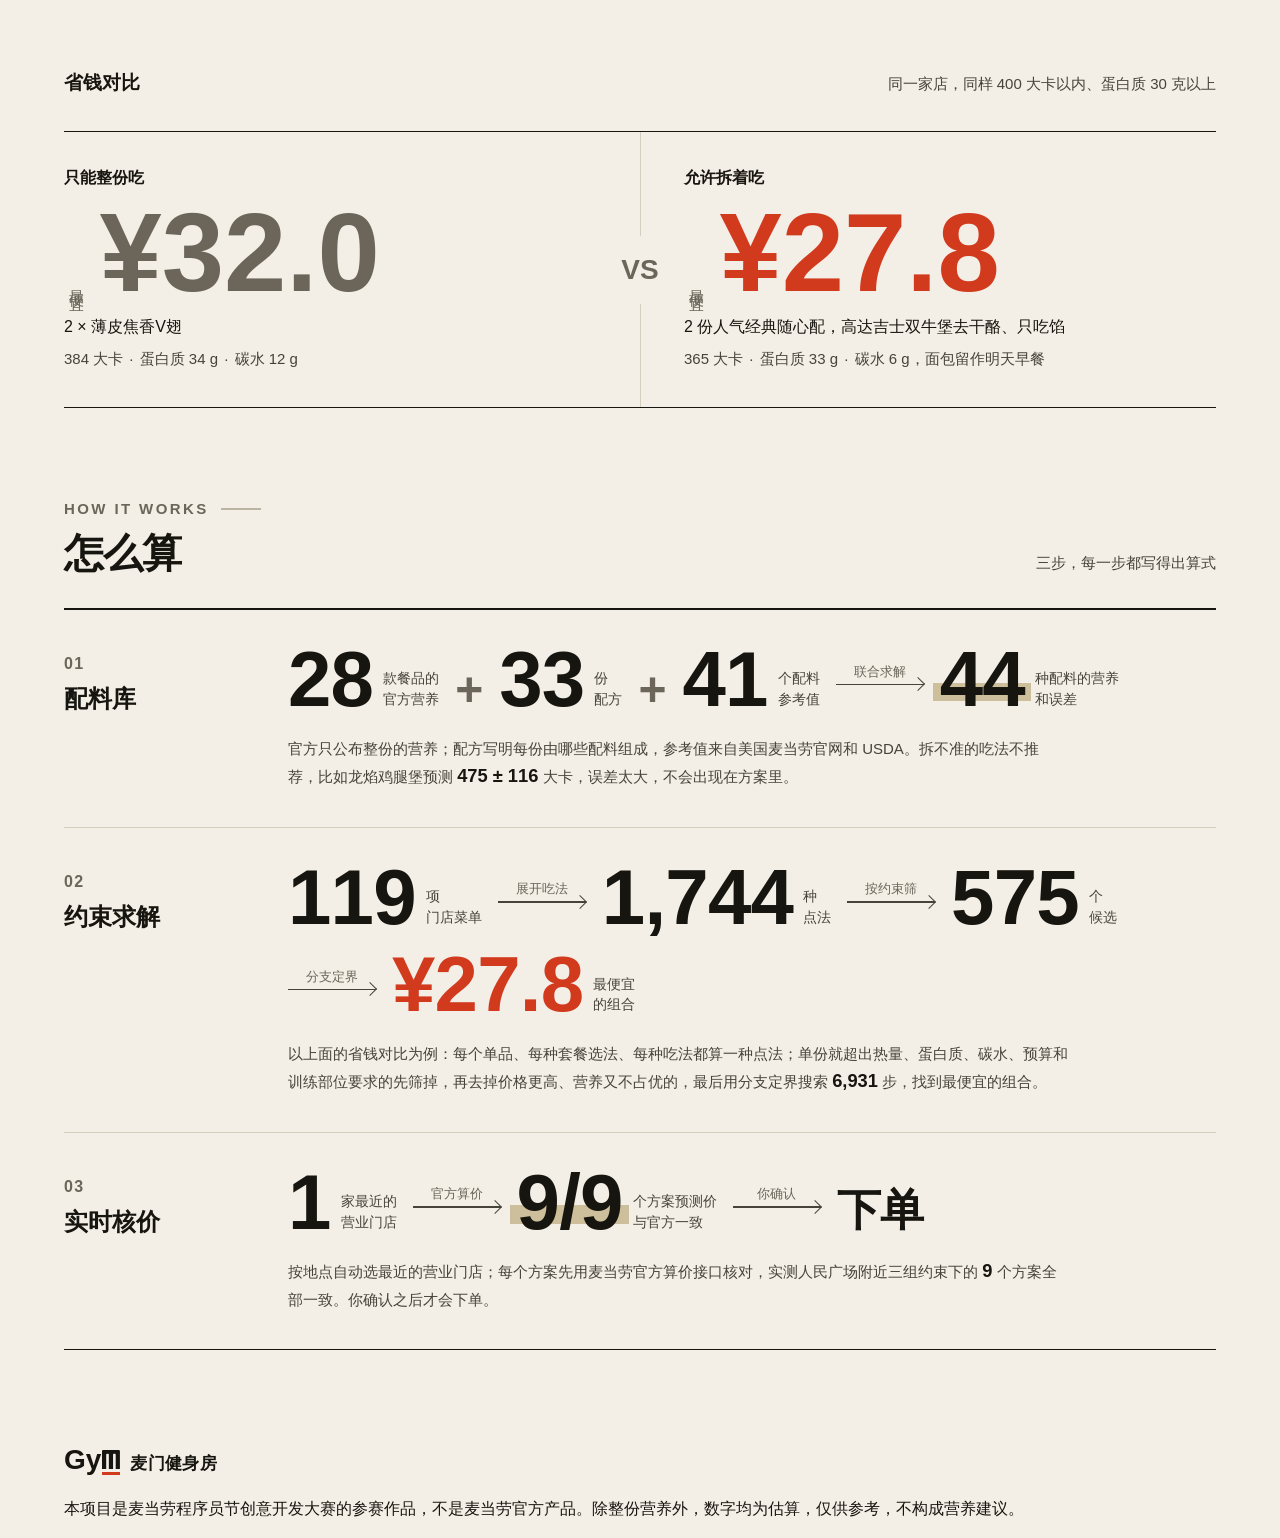
<file: docs/mockups/hiw/a-equation.html>
<!doctype html>
<html lang="zh-CN">
<head>
<meta charset="utf-8">
<meta name="viewport" content="width=device-width, initial-scale=1">
<title>怎么算 · A 算式</title>
<link rel="stylesheet" href="../../../site/assets/css/site.css">
<style>
:root{--cheese:#CDBF9C}
/* 方向 A：三步各写成一道算式。数字是主角，运算符和箭头上的条件（像化学方程式写在箭头上的反应条件）说明怎么从左边得到右边 */
.hiw-head{display:flex;align-items:flex-end;justify-content:space-between;gap:16px 40px;flex-wrap:wrap;margin:88px 0 32px}
.hiw-head h2{margin:8px 0 0;font-size:40px;line-height:1.15;font-weight:600;letter-spacing:-.02em}
.hiw-head .aside{margin:0;font-size:15px;color:var(--ink-2)}
.eqs{list-style:none;margin:0;padding:0;border-top:2px solid var(--ink);border-bottom:1px solid var(--ink)}
.eq{display:grid;grid-template-columns:184px minmax(0,1fr);column-gap:40px;padding:40px 0 36px}
.eq+.eq{border-top:1px solid var(--rule)}
.eq-lab .no{font-family:var(--num);font-weight:700;font-size:16px;letter-spacing:.08em;color:var(--ink-3)}
.eq-lab h3{margin:6px 0 0;font-size:24px;font-weight:600;line-height:1.3}
.eq-line{display:flex;flex-wrap:wrap;align-items:flex-end;column-gap:16px;row-gap:28px}
.grp{display:inline-flex;align-items:flex-end;column-gap:16px}
.t{display:inline-flex;align-items:flex-end;gap:10px}
.t b{position:relative;z-index:0;font-family:var(--num);font-weight:700;font-size:78px;line-height:.76;letter-spacing:-.01em;font-variant-numeric:tabular-nums}
.t small{font-size:14px;line-height:1.45;color:var(--ink-2);white-space:nowrap}
.t.res b::before{content:"";position:absolute;z-index:-1;left:-.08em;right:-.08em;bottom:.1em;height:.24em;background:var(--cheese)}
.t.red b{color:var(--red)}
.t.word b{font-family:var(--cn);font-size:44px;font-weight:700;line-height:1;letter-spacing:-.01em}
.op{font-family:var(--num);font-weight:700;font-size:48px;line-height:.8;color:var(--ink-3)}
.to{display:inline-flex;flex-direction:column;align-items:stretch;gap:6px;min-width:88px;padding-bottom:24px}
.to em{font-style:normal;font-size:13px;line-height:1;color:var(--ink-3);text-align:center;white-space:nowrap}
.to i{position:relative;display:block;height:1.5px;background:var(--ink-2)}
.to i::after{content:"";position:absolute;right:0;top:50%;width:9px;height:9px;border-top:1.5px solid var(--ink-2);border-right:1.5px solid var(--ink-2);transform:translate(-1px,-50%) rotate(45deg)}
.eq-note{margin:26px 0 0;max-width:780px;font-size:15px;line-height:1.85;color:var(--ink-2)}
.eq-note .n{font-family:var(--num);font-weight:700;font-size:1.22em;line-height:1;color:var(--ink)}
@media (max-width:900px){
  .eq{grid-template-columns:1fr;row-gap:22px}
  .eq-lab{display:flex;align-items:baseline;gap:12px}
  .eq-lab h3{margin:0}
}
@media (max-width:640px){
  .hiw-head{margin:64px 0 24px}
  .hiw-head h2{font-size:30px}
  .eq{padding:28px 0 26px}
  .eq-line,.grp{flex-direction:column;align-items:flex-start;row-gap:10px}
  .t b{font-size:60px}
  .t.word b{font-size:34px}
  .t small{font-size:13px}
  .op{font-size:30px;padding-left:6px}
  .to{flex-direction:row-reverse;align-items:center;justify-content:flex-end;gap:12px;min-width:0;padding:0 0 0 14px}
  .to em{font-size:13px}
  .to i{width:1.5px;height:30px}
  .to i::after{right:auto;top:auto;left:50%;bottom:0;transform:translate(-50%,-1px) rotate(135deg)}
}
</style>
</head>
<body>
<section class="page"><div class="wrap page-body">

  <!-- 上下文：省钱对比（与线上一致） -->
  <div class="versus" style="margin-top:0">
    <div class="versus-head"><h3>省钱对比</h3><p>同一家店，同样 400 大卡以内、蛋白质 30 克以上</p></div>
    <div class="vs">
      <div class="side a"><div class="lab">只能整份吃</div><div class="big"><span>最便宜</span><b>¥32.0</b></div><div class="what">2 × 薄皮焦香V翅</div><div class="st sep"><span>384 大卡</span><span>蛋白质 34 g</span><span>碳水 12 g</span></div></div>
      <div class="vs-mid"><span>VS</span></div>
      <div class="side b"><div class="lab">允许拆着吃</div><div class="big"><span>最便宜</span><b>¥27.8</b></div><div class="what">2 份人气经典随心配，高达吉士双牛堡去干酪、只吃馅</div><div class="st sep"><span>365 大卡</span><span>蛋白质 33 g</span><span>碳水 6 g，面包留作明天早餐</span></div></div>
    </div>
  </div>

  <!-- ============ 新：怎么算 · 算式 ============ -->
  <div class="hiw-head">
    <div><div class="kicker">HOW IT WORKS</div><h2>怎么算</h2></div>
    <p class="aside">三步，每一步都写得出算式</p>
  </div>
  <ol class="eqs">
    <li class="eq">
      <div class="eq-lab"><div class="no">01</div><h3>配料库</h3></div>
      <div>
        <div class="eq-line">
          <span class="t"><b>28</b><small>款餐品的<br>官方营养</small></span>
          <span class="grp"><span class="op">+</span><span class="t"><b>33</b><small>份<br>配方</small></span></span>
          <span class="grp"><span class="op">+</span><span class="t"><b>41</b><small>个配料<br>参考值</small></span></span>
          <span class="grp"><span class="to"><em>联合求解</em><i></i></span><span class="t res"><b>44</b><small>种配料的营养<br>和误差</small></span></span>
        </div>
        <p class="eq-note">官方只公布整份的营养；配方写明每份由哪些配料组成，参考值来自美国麦当劳官网和 USDA。拆不准的吃法不推荐，比如龙焰鸡腿堡预测 <span class="n">475 ± 116</span> 大卡，误差太大，不会出现在方案里。</p>
      </div>
    </li>
    <li class="eq">
      <div class="eq-lab"><div class="no">02</div><h3>约束求解</h3></div>
      <div>
        <div class="eq-line">
          <span class="t"><b>119</b><small>项<br>门店菜单</small></span>
          <span class="grp"><span class="to"><em>展开吃法</em><i></i></span><span class="t"><b>1,744</b><small>种<br>点法</small></span></span>
          <span class="grp"><span class="to"><em>按约束筛</em><i></i></span><span class="t"><b>575</b><small>个<br>候选</small></span></span>
          <span class="grp"><span class="to"><em>分支定界</em><i></i></span><span class="t red"><b>¥27.8</b><small>最便宜<br>的组合</small></span></span>
        </div>
        <p class="eq-note">以上面的省钱对比为例：每个单品、每种套餐选法、每种吃法都算一种点法；单份就超出热量、蛋白质、碳水、预算和训练部位要求的先筛掉，再去掉价格更高、营养又不占优的，最后用分支定界搜索 <span class="n">6,931</span> 步，找到最便宜的组合。</p>
      </div>
    </li>
    <li class="eq">
      <div class="eq-lab"><div class="no">03</div><h3>实时核价</h3></div>
      <div>
        <div class="eq-line">
          <span class="t"><b>1</b><small>家最近的<br>营业门店</small></span>
          <span class="grp"><span class="to"><em>官方算价</em><i></i></span><span class="t res"><b>9/9</b><small>个方案预测价<br>与官方一致</small></span></span>
          <span class="grp"><span class="to"><em>你确认</em><i></i></span><span class="t word"><b>下单</b></span></span>
        </div>
        <p class="eq-note">按地点自动选最近的营业门店；每个方案先用麦当劳官方算价接口核对，实测人民广场附近三组约束下的 <span class="n">9</span> 个方案全部一致。你确认之后才会下单。</p>
      </div>
    </li>
  </ol>

</div></section>
<footer>
  <div class="wrap">
    <a class="brand" href="#"><span class="gy">Gy<span class="m"><svg aria-hidden="true" viewBox="0 0 640 708"><path d="M0 708V40Q0 0 40 0H600Q640 0 640 40V708H490V160Q490 130 460 130H425Q395 130 395 160V708H245V160Q245 130 215 130H180Q150 130 150 160V708Z"/></svg></span></span><span class="cn">麦门健身房</span></a>
    <p>本项目是麦当劳程序员节创意开发大赛的参赛作品，不是麦当劳官方产品。除整份营养外，数字均为估算，仅供参考，不构成营养建议。</p>
  </div>
</footer>
</body>
</html>
</file>
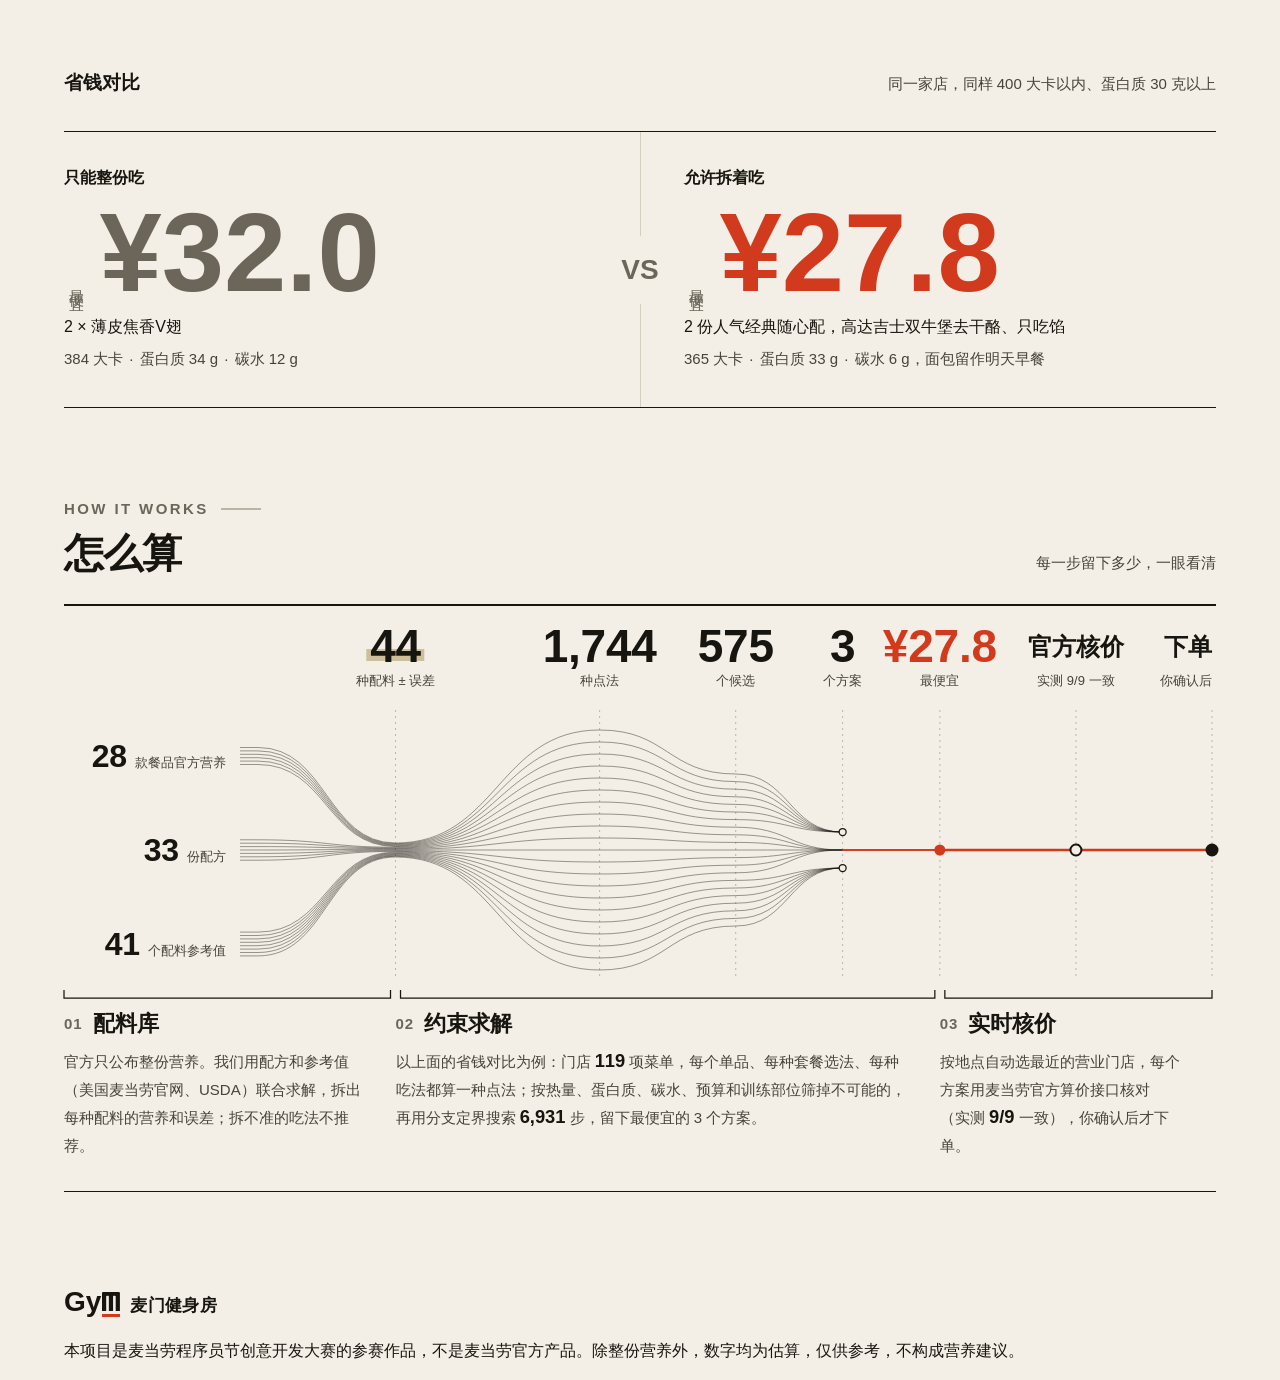
<file: docs/mockups/hiw/b-flow.html>
<!doctype html>
<html lang="zh-CN">
<head>
<meta charset="utf-8">
<meta name="viewport" content="width=device-width, initial-scale=1">
<title>怎么算 · B 线束</title>
<link rel="stylesheet" href="../../../site/assets/css/site.css">
<style>
:root{--cheese:#CDBF9C}
/* 方向 B：一束线走完全程。三路已知数收成一个结（配料库），在门店菜单里散开成上千种点法，再一路收窄到一个价格；
   底下用工程图的尺寸线标出三步各管哪一段，说明文字的列宽跟着尺寸线走 */
.hiw-head{display:flex;align-items:flex-end;justify-content:space-between;gap:16px 40px;flex-wrap:wrap;margin:88px 0 28px}
.hiw-head h2{margin:8px 0 0;font-size:40px;line-height:1.15;font-weight:600;letter-spacing:-.02em}
.hiw-head .aside{margin:0;font-size:15px;color:var(--ink-2)}
.flow{position:relative;border-top:2px solid var(--ink)}
.flow svg{position:absolute;left:0;top:0;overflow:visible}
.flow .ln{fill:none;stroke:var(--ink);stroke-width:1;stroke-opacity:.42}
.flow .ln.pick{stroke:var(--red);stroke-opacity:.75}
.flow .main{fill:none;stroke:var(--red);stroke-width:2.4}
.flow .guide{stroke:var(--rule-2);stroke-width:1;stroke-dasharray:2 4}
.flow .dim{fill:none;stroke:var(--ink);stroke-width:1.25}
.flow .dimno{font-family:var(--num);font-weight:700;font-size:13px;fill:var(--ink-3);letter-spacing:.06em}
.fl{position:absolute;white-space:nowrap;line-height:1;text-align:center}
.fl.end{text-align:right}
.fl b{display:inline-block;font-family:var(--num);font-weight:700;font-size:46px;line-height:.82;letter-spacing:-.005em;font-variant-numeric:tabular-nums}
.fl b.w{font-family:var(--cn);font-size:24px;line-height:38px;letter-spacing:0}
.fl small{display:block;margin-top:8px;font-size:13px;color:var(--ink-2)}
.fl.red b{color:var(--red)}
.fl.in{display:flex;align-items:baseline;gap:8px}
.fl.in b{display:inline;font-size:32px}
.fl.in small{display:inline;margin:0}
.fl.knot b{position:relative;z-index:0}
.fl.knot b::before{content:"";position:absolute;z-index:-1;left:-.08em;right:-.08em;bottom:.1em;height:.26em;background:var(--cheese)}
.phases{display:grid;border-bottom:1px solid var(--ink)}
.phase{padding:2px 32px 32px 0}
.phase h3{margin:0;font-size:22px;font-weight:600;line-height:1.3}
.phase h3 .no{font-family:var(--num);font-weight:700;font-size:15px;letter-spacing:.06em;color:var(--ink-3);margin-right:10px;vertical-align:2px}
.phase p{margin:10px 0 0;font-size:15px;line-height:1.85;color:var(--ink-2)}
.phase p .n{font-family:var(--num);font-weight:700;font-size:1.22em;line-height:1;color:var(--ink)}
/* 手机：线束竖着走，标签在右；三步的说明依次排在下面 */
.flow.v .fl{display:flex;align-items:baseline;gap:8px;text-align:left}
.flow.v .fl b{display:inline;font-size:34px}
.flow.v .fl b.w{font-size:20px}
.flow.v .fl small{display:inline;margin:0}
.flow.v .fl.in b{font-size:26px}
.flow.v + .phases{grid-template-columns:1fr!important}
.flow.v + .phases .phase{padding:22px 0 0}
.flow.v + .phases .phase:last-child{padding-bottom:28px}
@media (max-width:640px){
  .hiw-head{margin:64px 0 22px}
  .hiw-head h2{font-size:30px}
}
</style>
</head>
<body>
<section class="page"><div class="wrap page-body">

  <!-- 上下文：省钱对比（与线上一致） -->
  <div class="versus" style="margin-top:0">
    <div class="versus-head"><h3>省钱对比</h3><p>同一家店，同样 400 大卡以内、蛋白质 30 克以上</p></div>
    <div class="vs">
      <div class="side a"><div class="lab">只能整份吃</div><div class="big"><span>最便宜</span><b>¥32.0</b></div><div class="what">2 × 薄皮焦香V翅</div><div class="st sep"><span>384 大卡</span><span>蛋白质 34 g</span><span>碳水 12 g</span></div></div>
      <div class="vs-mid"><span>VS</span></div>
      <div class="side b"><div class="lab">允许拆着吃</div><div class="big"><span>最便宜</span><b>¥27.8</b></div><div class="what">2 份人气经典随心配，高达吉士双牛堡去干酪、只吃馅</div><div class="st sep"><span>365 大卡</span><span>蛋白质 33 g</span><span>碳水 6 g，面包留作明天早餐</span></div></div>
    </div>
  </div>

  <!-- ============ 新：怎么算 · 线束 ============ -->
  <div class="hiw-head">
    <div><div class="kicker">HOW IT WORKS</div><h2>怎么算</h2></div>
    <p class="aside">每一步留下多少，一眼看清</p>
  </div>
  <div class="flow" id="flow" role="img" aria-label="三路已知数据收成 44 种配料，在门店菜单里展开成 1,744 种点法，筛到 575 个候选、3 个方案，最便宜 27.8 元，经官方核价后由你确认下单"></div>
  <div class="phases" id="phases">
    <div class="phase"><h3><span class="no">01</span>配料库</h3><p>官方只公布整份营养。我们用配方和参考值（美国麦当劳官网、USDA）联合求解，拆出每种配料的营养和误差；拆不准的吃法不推荐。</p></div>
    <div class="phase"><h3><span class="no">02</span>约束求解</h3><p>以上面的省钱对比为例：门店 <span class="n">119</span> 项菜单，每个单品、每种套餐选法、每种吃法都算一种点法；按热量、蛋白质、碳水、预算和训练部位筛掉不可能的，再用分支定界搜索 <span class="n">6,931</span> 步，留下最便宜的 3 个方案。</p></div>
    <div class="phase"><h3><span class="no">03</span>实时核价</h3><p>按地点自动选最近的营业门店，每个方案用麦当劳官方算价接口核对（<span class="nw">实测 <span class="n">9/9</span> 一致</span>），你确认后才下单。</p></div>
  </div>

</div></section>
<footer>
  <div class="wrap">
    <a class="brand" href="#"><span class="gy">Gy<span class="m"><svg aria-hidden="true" viewBox="0 0 640 708"><path d="M0 708V40Q0 0 40 0H600Q640 0 640 40V708H490V160Q490 130 460 130H425Q395 130 395 160V708H245V160Q245 130 215 130H180Q150 130 150 160V708Z"/></svg></span></span><span class="cn">麦门健身房</span></a>
    <p>本项目是麦当劳程序员节创意开发大赛的参赛作品，不是麦当劳官方产品。除整份营养外，数字均为估算，仅供参考，不构成营养建议。</p>
  </div>
</footer>
<script>
(() => {
  const flow = document.getElementById("flow"), phases = document.getElementById("phases");
  const NS = "http://www.w3.org/2000/svg";
  const LANES = [6, 7, 8];                       // 三路输入各几根线，大致按 28 : 33 : 41
  const N = LANES.reduce((a, b) => a + b);
  const INPUTS = [["28", "款餐品官方营养"], ["33", "份配方"], ["41", "个配料参考值"]];
  const STAGES = [
    { b: "44", s: "种配料 ± 误差", cls: "knot" },
    { b: "1,744", s: "种点法" },
    { b: "575", s: "个候选" },
    { b: "3", s: "个方案" },
    { b: "¥27.8", s: "最便宜", cls: "red" },
    { w: "官方核价", s: "实测 9/9 一致" },
    { w: "下单", s: "你确认后" },
  ];

  // 主轴坐标 s（沿流向）、横轴坐标 t（线束展开方向）；横排 x=s,y=t，竖排 x=t,y=s
  function layout(W) {
    if (W >= 720) {
      const x0 = 176, R = W - x0 - 4;
      const f = [.16, .37, .51, .62, .72, .86, 1];
      return { v: false, W, H: 404, c: 244, s0: x0, lead: 18, s: f.map(k => x0 + R * k),
               lane: 94, laneGap: 3.4, knot: 7, wide: 120, mid: 76, bun: 18, guide: [104, 372], dimAt: 392,
               phases: [[0, 0], [0, 4], [4, 6]] };
    }
    const s0 = 92, steps = [86, 176, 100, 76, 66, 66, 62];
    const s = []; steps.reduce((a, d) => (s.push(a + d), a + d), s0);
    return { v: true, W, H: s[6] + 30, c: 92, s0, lead: 14, s, lane: 50, laneGap: 3, knot: 5, wide: 66, mid: 42, bun: 14,
             labelT: 178, dimAt: 6, phases: [[0, 0], [0, 4], [4, 6]] };
  }

  function render() {
    const W = flow.clientWidth, L = layout(W);
    const P = (s, t) => L.v ? [t, s] : [s, t];
    const svg = document.createElementNS(NS, "svg");
    svg.setAttribute("width", W); svg.setAttribute("height", L.H);
    flow.replaceChildren(svg); flow.classList.toggle("v", L.v); flow.style.height = L.H + "px";
    const el = (tag, attrs) => { const e = document.createElementNS(NS, tag); for (const k in attrs) e.setAttribute(k, attrs[k]); svg.appendChild(e); return e; };
    const seg = (a, b) => { const m = (a[0] + b[0]) / 2; const [c1, c2, e] = [P(m, a[1]), P(m, b[1]), P(b[0], b[1])]; return `C${c1} ${c2} ${e}`; };
    const [s1, s2, s3, s4, s5, s6, s7] = L.s, c = L.c;

    // 阶段引线
    L.s.forEach((s, k) => {
      if (L.v) el("line", { class: "guide", x1: c + (k === 1 ? L.wide : k === 2 ? L.mid : 12) + 10, y1: s, x2: L.labelT - 10, y2: s });
      else el("line", { class: "guide", x1: s, y1: L.guide[0], x2: s, y2: L.guide[1] });
    });

    // 线束
    let i = 0;
    LANES.forEach((n, k) => {
      for (let j = 0; j < n; j++, i++) {
        const u = (i - (N - 1) / 2) / ((N - 1) / 2);
        const bun = i < 7 ? 0 : i < 14 ? 1 : 2;
        const t0 = c + (k - 1) * L.lane + (j - (n - 1) / 2) * L.laneGap;
        const pts = [[L.s0, t0], [L.s0 + L.lead, t0], [s1, c + u * L.knot], [s2, c + u * L.wide], [s3, c + u * L.mid], [s4, c + (bun - 1) * L.bun]];
        let d = `M${P(...pts[0])} L${P(...pts[1])}`;
        for (let q = 1; q < pts.length - 1; q++) d += seg(pts[q], pts[q + 1]);
        el("path", { class: "ln", d });
        if (bun === 1) el("path", { class: "ln pick", d: `M${P(...pts[5])} ${seg(pts[5], [s5, c])}` });
      }
    });
    el("path", { class: "main", d: `M${P(s5, c)} L${P(s7, c)}` });
    [0, 2].forEach(b => el("circle", { cx: P(s4, c + (b - 1) * L.bun)[0], cy: P(s4, c + (b - 1) * L.bun)[1], r: 3.5, fill: "var(--paper)", stroke: "var(--ink)", "stroke-width": 1.25 }));
    el("circle", { cx: P(s5, c)[0], cy: P(s5, c)[1], r: 5.5, fill: "var(--red)" });
    el("circle", { cx: P(s6, c)[0], cy: P(s6, c)[1], r: 5.5, fill: "var(--paper)", stroke: "var(--ink)", "stroke-width": 2 });
    el("circle", { cx: P(s7, c)[0], cy: P(s7, c)[1], r: 6.5, fill: "var(--ink)" });

    // 尺寸线：三步各管哪一段
    const span = [[L.s0 - (L.v ? 30 : 176), s1], [s1, s5], [s5, s7]];
    span.forEach(([a, b], k) => {
      const g = 5, A = a + (k ? g : 0), B = b - (k < 2 ? g : 0), t = L.dimAt, tick = L.v ? 8 : -8;
      el("path", { class: "dim", d: `M${P(A, t + tick)} L${P(A, t)} L${P(B, t)} L${P(B, t + tick)}` });
      if (L.v) { const tx = el("text", { class: "dimno", x: t + 8, y: A + 16 }); tx.textContent = "0" + (k + 1); }
    });

    // 文字标签
    const lab = (cls, html, x, y, tf) => { const d = document.createElement("div"); d.className = "fl " + (cls || ""); d.innerHTML = html; Object.assign(d.style, { left: x + "px", top: y + "px", transform: tf }); flow.appendChild(d); };
    INPUTS.forEach(([b, s], k) => {
      const t = c + (k - 1) * L.lane;
      if (L.v) lab("in", `<b>${b}</b><small>${s}</small>`, L.labelT, L.s0 - 30 + k * 30, "translateY(-50%)");
      else lab("in", `<b>${b}</b><small>${s}</small>`, L.s0 - 14, t, "translate(-100%,-50%)");
    });
    STAGES.forEach((g, k) => {
      const html = (g.b ? `<b>${g.b}</b>` : `<b class="w">${g.w}</b>`) + `<small>${g.s}</small>`;
      if (L.v) lab(g.cls, html, L.labelT, L.s[k], "translateY(-50%)");
      else {
        const last = k === STAGES.length - 1;
        lab((g.cls || "") + (last ? " end" : ""), html, L.s[k], 22, last ? "translateX(-100%)" : "translateX(-50%)");
      }
    });

    // 说明文字的列宽跟尺寸线走
    phases.style.gridTemplateColumns = L.v ? "" : `${s1}px ${s5 - s1}px 1fr`;
  }
  render();
  let raf; addEventListener("resize", () => { cancelAnimationFrame(raf); raf = requestAnimationFrame(render); });
})();
</script>
</body>
</html>
</file>
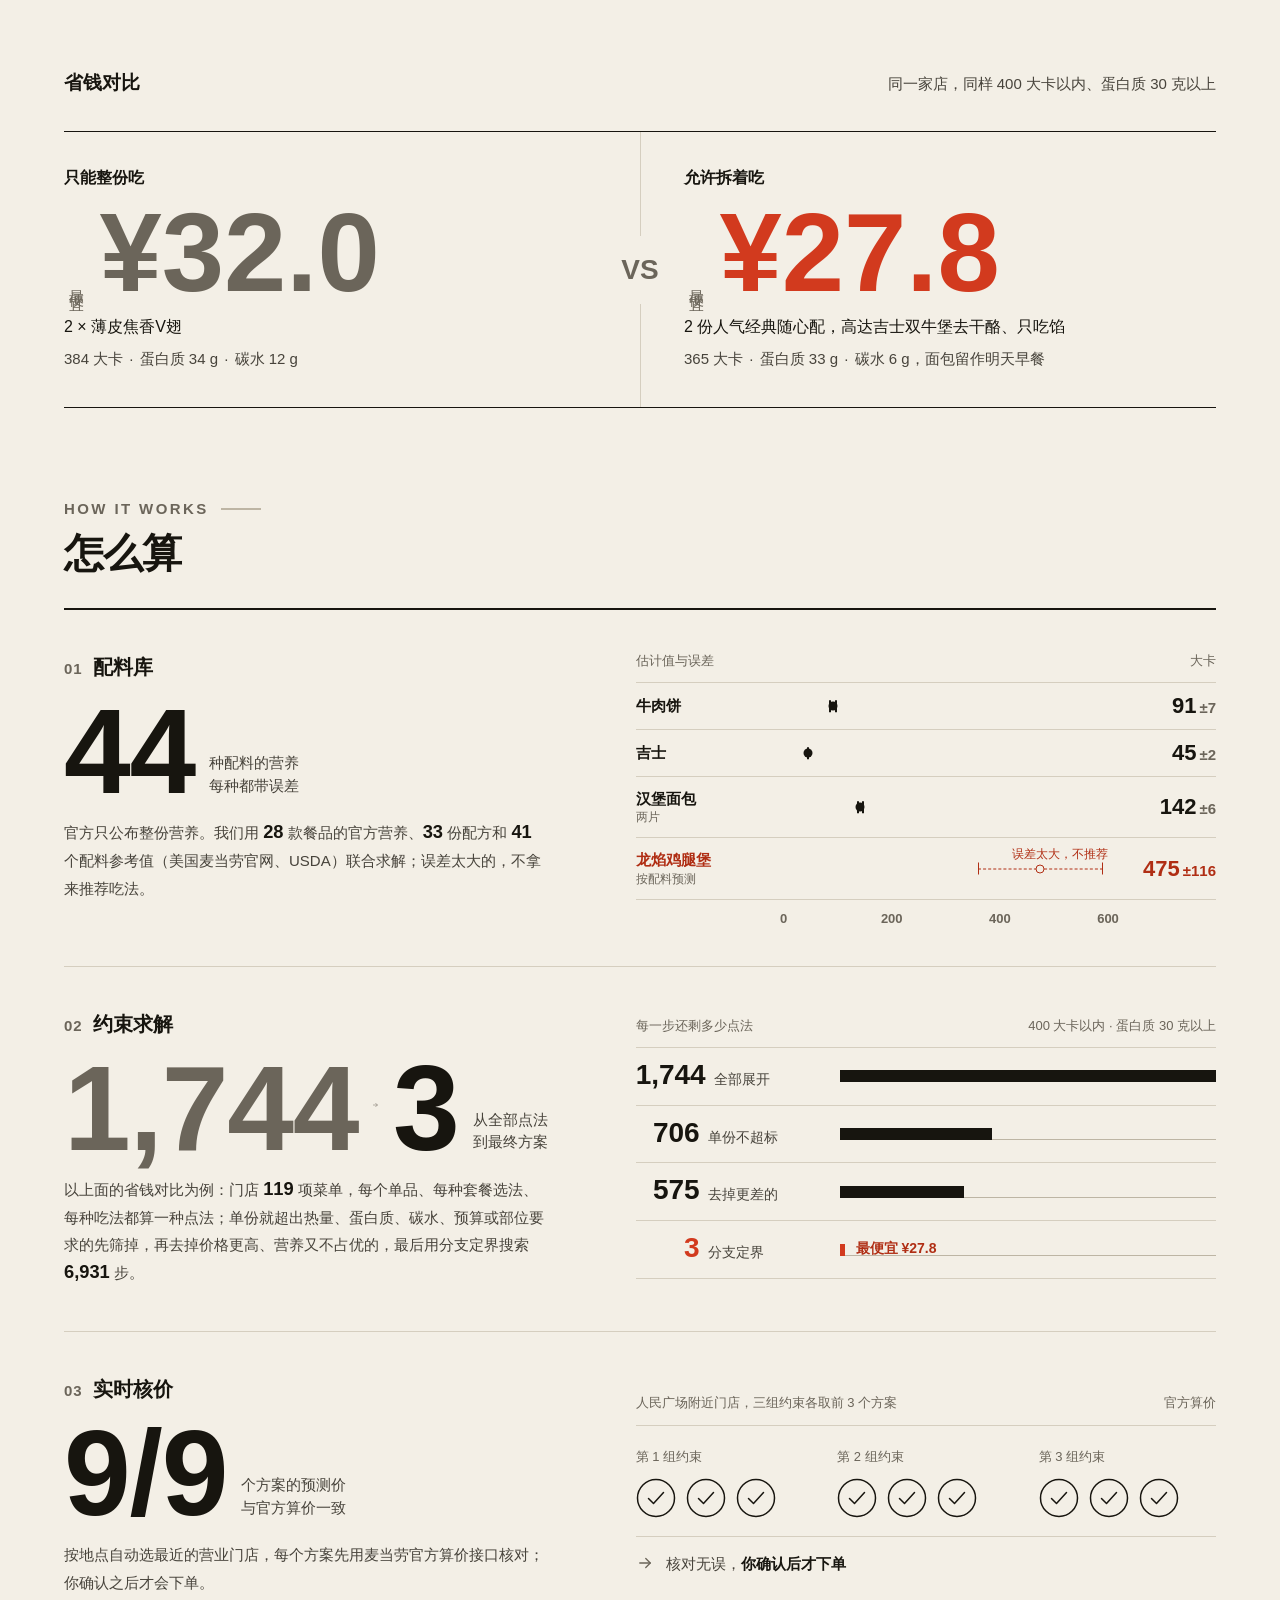
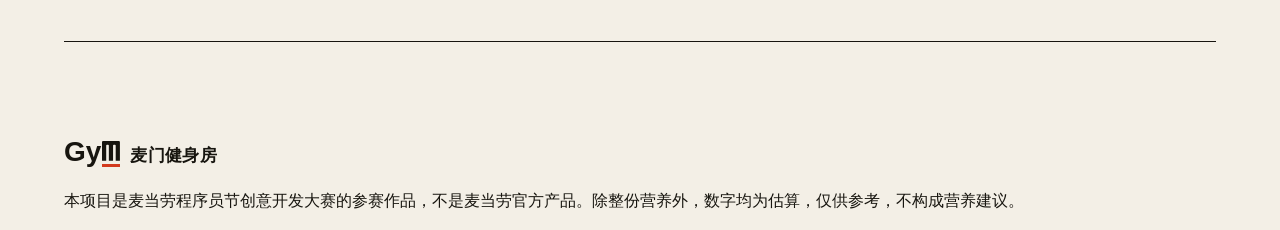
<file: docs/mockups/hiw/c-evidence.html>
<!doctype html>
<html lang="zh-CN">
<head>
<meta charset="utf-8">
<meta name="viewport" content="width=device-width, initial-scale=1">
<title>怎么算 · C 数字与证据</title>
<link rel="stylesheet" href="../../../site/assets/css/site.css">
<style>
:root{--cheese:#CDBF9C}
/* 方向 C：每一步用它最有分量的那个数开头（不再是没有信息的 1、2、3），右边配一张能看懂的小图当证据 */
.hiw-head{margin:88px 0 32px}
.hiw-head h2{margin:8px 0 0;font-size:40px;line-height:1.15;font-weight:600;letter-spacing:-.02em}
.rows{border-top:2px solid var(--ink);border-bottom:1px solid var(--ink)}
.hrow{display:grid;grid-template-columns:minmax(0,5fr) minmax(0,6fr);column-gap:88px;padding:40px 0 44px}
.hrow+.hrow{border-top:1px solid var(--rule)}
.kick{display:flex;align-items:baseline;gap:10px;font-size:20px;font-weight:600}
.kick .no{font-family:var(--num);font-weight:700;font-size:15px;letter-spacing:.06em;color:var(--ink-3)}
.hn{display:flex;align-items:flex-end;gap:14px;margin-top:22px}
.hn b{font-family:var(--num);font-weight:700;font-size:120px;line-height:.76;letter-spacing:-.01em;font-variant-numeric:tabular-nums}
.hn b.from{color:var(--ink-3)}
.hn .arr{align-self:center;width:40px;height:20px;margin-top:-6px;fill:none;stroke:var(--ink-3);stroke-width:1.75;stroke-linecap:round;stroke-linejoin:round}
.hn span{font-size:15px;line-height:1.5;color:var(--ink-2);white-space:nowrap}
.hrow p{margin:22px 0 0;max-width:520px;font-size:15px;line-height:1.85;color:var(--ink-2)}
.hrow p .n{font-family:var(--num);font-weight:700;font-size:1.22em;line-height:1;color:var(--ink)}
.ev{align-self:center}
.ev-cap{display:flex;justify-content:space-between;gap:16px;padding-bottom:10px;border-bottom:1px solid var(--rule);font-size:13px;color:var(--ink-3)}
/* 证据 1：误差须 */
.wk{display:grid;grid-template-columns:132px minmax(0,1fr) 92px;align-items:center;column-gap:16px;padding:12px 0;border-bottom:1px solid var(--rule)}
.wk .nm{font-size:15px;font-weight:600;line-height:1.35}
.wk .nm small{display:block;font-size:12px;font-weight:400;color:var(--ink-3)}
.wk .v{text-align:right;font-family:var(--num);font-weight:700;font-size:22px;line-height:1;white-space:nowrap}
.wk .v span{font-size:15px;color:var(--ink-3);margin-left:3px}
.wtrack{position:relative;height:22px}
.wtrack .rng{position:absolute;top:50%;height:1.5px;background:var(--ink);transform:translateY(-50%)}
.wtrack .rng::before,.wtrack .rng::after{content:"";position:absolute;top:-5px;width:1.5px;height:12px;background:inherit}
.wtrack .rng::before{left:0}.wtrack .rng::after{right:0}
.wtrack .dot{position:absolute;top:50%;width:9px;height:9px;border-radius:50%;background:var(--ink);transform:translate(-50%,-50%)}
.wk.bad .nm,.wk.bad .v{color:var(--red-ink)}
.wk.bad .v span{color:var(--red-ink)}
.wk.bad .rng{background:none;border-top:1.5px dashed var(--red-ink);height:0}
.wk.bad .rng::before,.wk.bad .rng::after{background:var(--red-ink);top:-6.5px}
.wk.bad .dot{background:var(--paper);border:1.5px solid var(--red-ink)}
.wk.bad .why{position:absolute;right:0;top:-14px;font-size:12px;color:var(--red-ink);white-space:nowrap}
.axis{display:grid;grid-template-columns:132px minmax(0,1fr) 92px;column-gap:16px;padding-top:8px;font-size:12px;color:var(--ink-3)}
.axis .sc{position:relative;height:14px;font-family:var(--num);font-weight:700;font-size:13px}
.axis .sc span{position:absolute;top:0;transform:translateX(-50%)}
/* 证据 2：一路筛下来还剩多少（线性长度，3 个方案几乎看不见，就是要这个效果） */
.at{display:grid;grid-template-columns:184px minmax(0,1fr);align-items:center;column-gap:20px;padding:13px 0;border-bottom:1px solid var(--rule)}
.at .k{display:flex;align-items:baseline;gap:8px;white-space:nowrap}
.at .k b{font-family:var(--num);font-weight:700;font-size:28px;line-height:1;min-width:64px;text-align:right}
.at .k span{font-size:14px;color:var(--ink-2)}
.at .bar{position:relative;height:12px;border-bottom:1px solid var(--rule-2)}
.at .bar i{position:absolute;left:0;bottom:-1px;height:12px;background:var(--ink)}
.at.win .k b{color:var(--red)}
.at.win .bar i{width:5px!important;background:var(--red)}
.at.win .bar em{position:absolute;left:16px;top:50%;transform:translateY(-50%);font-style:normal;font-size:14px;font-weight:600;color:var(--red-ink);white-space:nowrap}
/* 证据 3：三组约束 × 前 3 个方案，逐个核价 */
.tally{display:grid;grid-template-columns:repeat(3,minmax(0,1fr));column-gap:24px;padding:20px 0 18px;border-bottom:1px solid var(--rule)}
.tally .g .gk{font-size:13px;color:var(--ink-3)}
.tally .dots{display:flex;gap:10px;margin-top:10px}
.tally .dots svg{width:40px;height:40px;fill:none;stroke:var(--ink);stroke-width:1.5;stroke-linecap:round;stroke-linejoin:round}
.tally-foot{display:flex;align-items:center;gap:12px;padding-top:14px;font-size:15px;color:var(--ink-2)}
.tally-foot b{font-weight:600;color:var(--ink)}
.tally-foot svg.i{width:18px;height:18px;color:var(--ink-3)}
@media (max-width:1180px){.hrow{column-gap:56px}}
@media (max-width:900px){
  .hrow{grid-template-columns:1fr;row-gap:32px}
  .hrow p{max-width:none}
}
@media (max-width:640px){
  .hiw-head{margin:64px 0 24px}
  .hiw-head h2{font-size:30px}
  .hrow{padding:30px 0 34px}
  .hn b{font-size:84px}
  .hn .arr{width:28px}
  .wk{grid-template-columns:88px minmax(0,1fr) 70px;column-gap:10px}
  .wk .nm{font-size:14px}
  .wk .v{font-size:19px}
  .wk .v span{font-size:13px}
  .axis{grid-template-columns:88px minmax(0,1fr) 70px;column-gap:10px}
  .at{grid-template-columns:136px minmax(0,1fr);column-gap:12px}
  .at .k b{font-size:24px;min-width:52px}
  .at .k span{font-size:13px}
  .at.win .bar em{left:12px;font-size:13px}
  .tally{column-gap:12px}
  .tally .dots{gap:4px}
  .tally .dots svg{width:30px;height:30px}
}
</style>
</head>
<body>
<svg width="0" height="0" style="position:absolute" aria-hidden="true"><defs>
  <symbol id="ok" viewBox="0 0 40 40"><circle cx="20" cy="20" r="18.5"/><path d="M12.5 20.5l5 5 10-11"/></symbol>
  <symbol id="i-arrow" viewBox="0 0 24 24"><path d="M5 12h14"/><path d="m13 6 6 6-6 6"/></symbol>
</defs></svg>
<section class="page"><div class="wrap page-body">

  <!-- 上下文：省钱对比（与线上一致） -->
  <div class="versus" style="margin-top:0">
    <div class="versus-head"><h3>省钱对比</h3><p>同一家店，同样 400 大卡以内、蛋白质 30 克以上</p></div>
    <div class="vs">
      <div class="side a"><div class="lab">只能整份吃</div><div class="big"><span>最便宜</span><b>¥32.0</b></div><div class="what">2 × 薄皮焦香V翅</div><div class="st sep"><span>384 大卡</span><span>蛋白质 34 g</span><span>碳水 12 g</span></div></div>
      <div class="vs-mid"><span>VS</span></div>
      <div class="side b"><div class="lab">允许拆着吃</div><div class="big"><span>最便宜</span><b>¥27.8</b></div><div class="what">2 份人气经典随心配，高达吉士双牛堡去干酪、只吃馅</div><div class="st sep"><span>365 大卡</span><span>蛋白质 33 g</span><span>碳水 6 g，面包留作明天早餐</span></div></div>
    </div>
  </div>

  <!-- ============ 新：怎么算 · 数字与证据 ============ -->
  <div class="hiw-head"><div class="kicker">HOW IT WORKS</div><h2>怎么算</h2></div>
  <div class="rows">

    <div class="hrow">
      <div>
        <div class="kick"><span class="no">01</span>配料库</div>
        <div class="hn"><b>44</b><span>种配料的营养<br>每种都带误差</span></div>
        <p>官方只公布整份营养。我们用 <span class="n">28</span> 款餐品的官方营养、<span class="n">33</span> 份配方和 <span class="n">41</span> 个配料参考值（美国麦当劳官网、USDA）联合求解；误差太大的，不拿来推荐吃法。</p>
      </div>
      <div class="ev">
        <div class="ev-cap"><span>估计值与误差</span><span>大卡</span></div>
        <div class="wk"><div class="nm">牛肉饼</div><div class="wtrack"><span class="rng" style="left:14%;width:2.33%"></span><span class="dot" style="left:15.17%"></span></div><div class="v">91<span>±7</span></div></div>
        <div class="wk"><div class="nm">吉士</div><div class="wtrack"><span class="rng" style="left:7.17%;width:.67%"></span><span class="dot" style="left:7.5%"></span></div><div class="v">45<span>±2</span></div></div>
        <div class="wk"><div class="nm">汉堡面包<small>两片</small></div><div class="wtrack"><span class="rng" style="left:22.67%;width:2%"></span><span class="dot" style="left:23.67%"></span></div><div class="v">142<span>±6</span></div></div>
        <div class="wk bad"><div class="nm">龙焰鸡腿堡<small>按配料预测</small></div><div class="wtrack"><span class="why">误差太大，不推荐</span><span class="rng" style="left:59.83%;width:38.67%"></span><span class="dot" style="left:79.17%"></span></div><div class="v">475<span>±116</span></div></div>
        <div class="axis"><span></span><div class="sc"><span style="left:0">0</span><span style="left:33.33%">200</span><span style="left:66.67%">400</span><span style="left:100%">600</span></div><span></span></div>
      </div>
    </div>

    <div class="hrow">
      <div>
        <div class="kick"><span class="no">02</span>约束求解</div>
        <div class="hn"><b class="from">1,744</b><svg class="arr" viewBox="0 0 24 24"><use href="#i-arrow"/></svg><b>3</b><span>从全部点法<br>到最终方案</span></div>
        <p>以上面的省钱对比为例：门店 <span class="n">119</span> 项菜单，每个单品、每种套餐选法、每种吃法都算一种点法；单份就超出热量、蛋白质、碳水、预算或部位要求的先筛掉，再去掉价格更高、营养又不占优的，最后用分支定界搜索 <span class="n">6,931</span> 步。</p>
      </div>
      <div class="ev">
        <div class="ev-cap"><span>每一步还剩多少点法</span><span>400 大卡以内 · 蛋白质 30 克以上</span></div>
        <div class="at"><div class="k"><b>1,744</b><span>全部展开</span></div><div class="bar"><i style="width:100%"></i></div></div>
        <div class="at"><div class="k"><b>706</b><span>单份不超标</span></div><div class="bar"><i style="width:40.48%"></i></div></div>
        <div class="at"><div class="k"><b>575</b><span>去掉更差的</span></div><div class="bar"><i style="width:32.97%"></i></div></div>
        <div class="at win"><div class="k"><b>3</b><span>分支定界</span></div><div class="bar"><i></i><em>最便宜 ¥27.8</em></div></div>
      </div>
    </div>

    <div class="hrow">
      <div>
        <div class="kick"><span class="no">03</span>实时核价</div>
        <div class="hn"><b>9/9</b><span>个方案的预测价<br>与官方算价一致</span></div>
        <p>按地点自动选最近的营业门店，每个方案先用麦当劳官方算价接口核对；你确认之后才会下单。</p>
      </div>
      <div class="ev">
        <div class="ev-cap"><span>人民广场附近门店，三组约束各取前 3 个方案</span><span>官方算价</span></div>
        <div class="tally">
          <div class="g"><div class="gk">第 1 组约束</div><div class="dots"><svg><use href="#ok"/></svg><svg><use href="#ok"/></svg><svg><use href="#ok"/></svg></div></div>
          <div class="g"><div class="gk">第 2 组约束</div><div class="dots"><svg><use href="#ok"/></svg><svg><use href="#ok"/></svg><svg><use href="#ok"/></svg></div></div>
          <div class="g"><div class="gk">第 3 组约束</div><div class="dots"><svg><use href="#ok"/></svg><svg><use href="#ok"/></svg><svg><use href="#ok"/></svg></div></div>
        </div>
        <div class="tally-foot"><svg class="i"><use href="#i-arrow"/></svg><span>核对无误，<b>你确认后才下单</b></span></div>
      </div>
    </div>

  </div>

</div></section>
<footer>
  <div class="wrap">
    <a class="brand" href="#"><span class="gy">Gy<span class="m"><svg aria-hidden="true" viewBox="0 0 640 708"><path d="M0 708V40Q0 0 40 0H600Q640 0 640 40V708H490V160Q490 130 460 130H425Q395 130 395 160V708H245V160Q245 130 215 130H180Q150 130 150 160V708Z"/></svg></span></span><span class="cn">麦门健身房</span></a>
    <p>本项目是麦当劳程序员节创意开发大赛的参赛作品，不是麦当劳官方产品。除整份营养外，数字均为估算，仅供参考，不构成营养建议。</p>
  </div>
</footer>
</body>
</html>
</file>
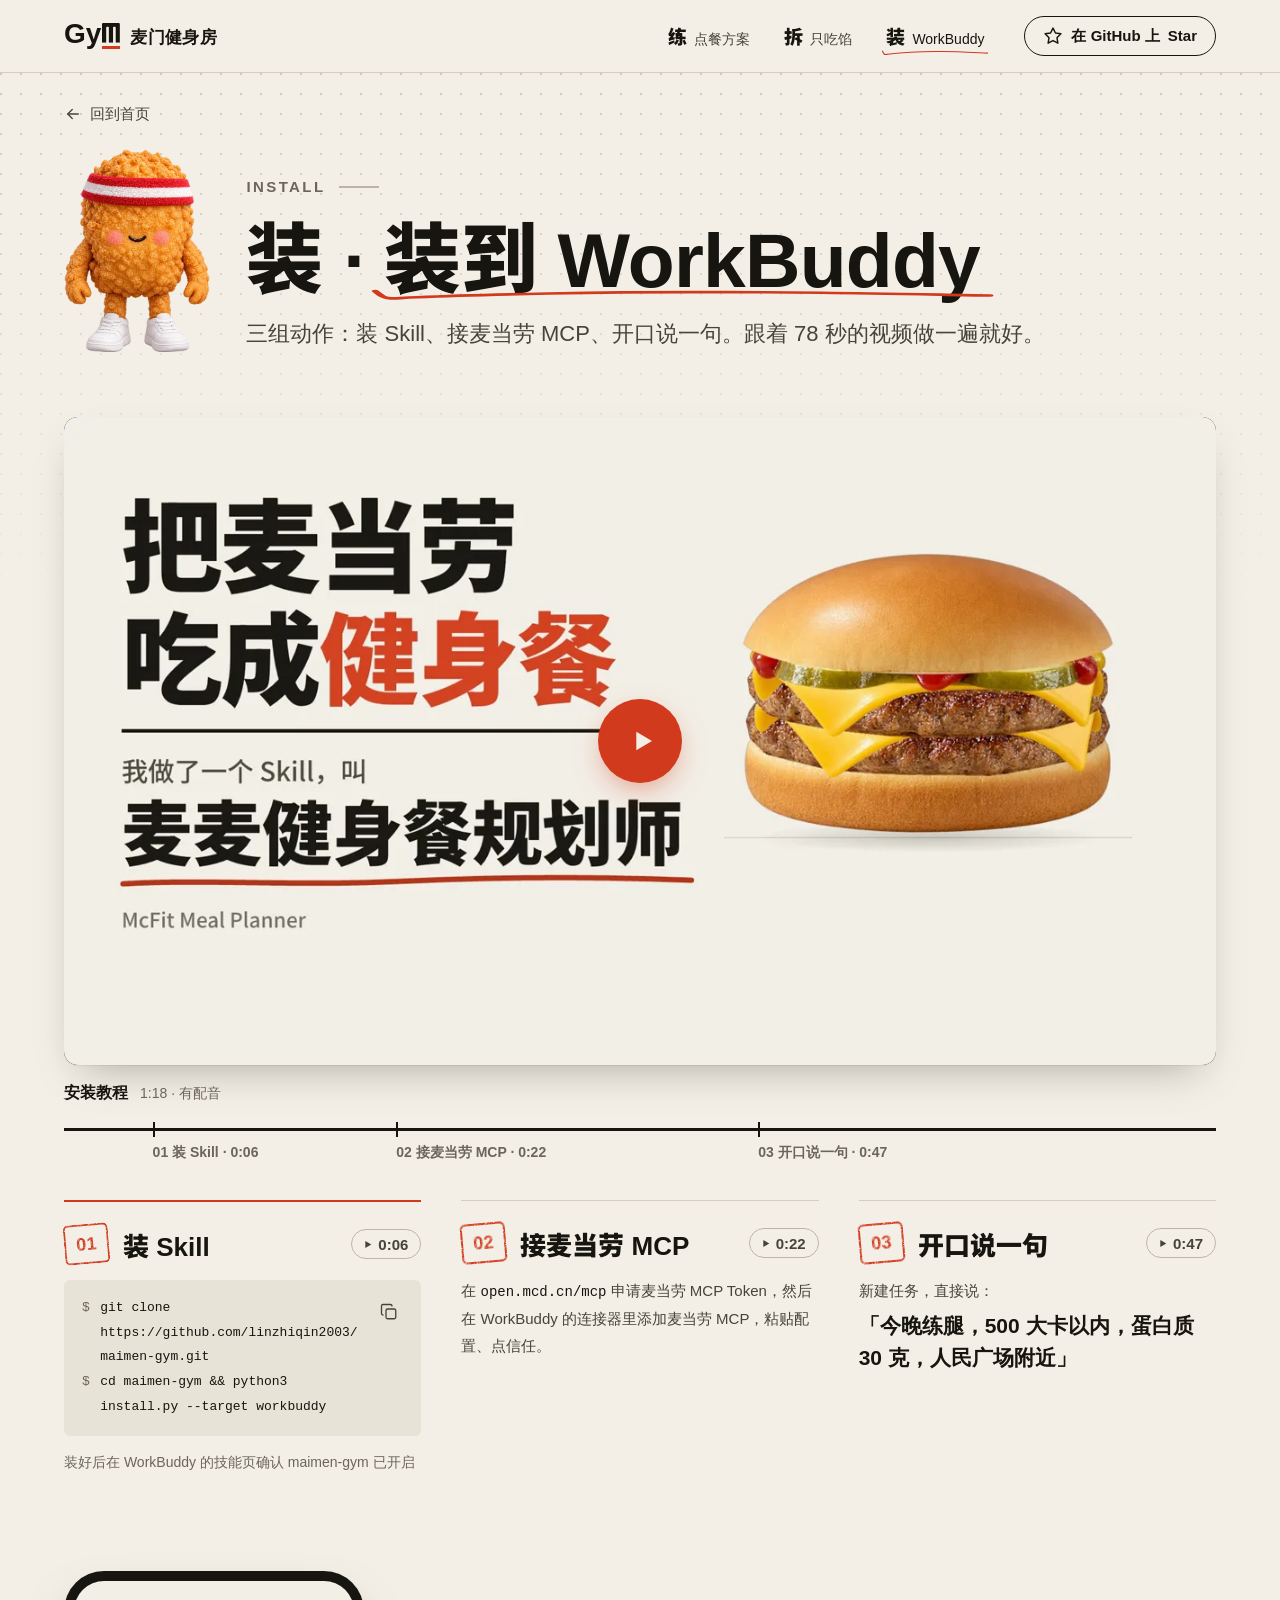
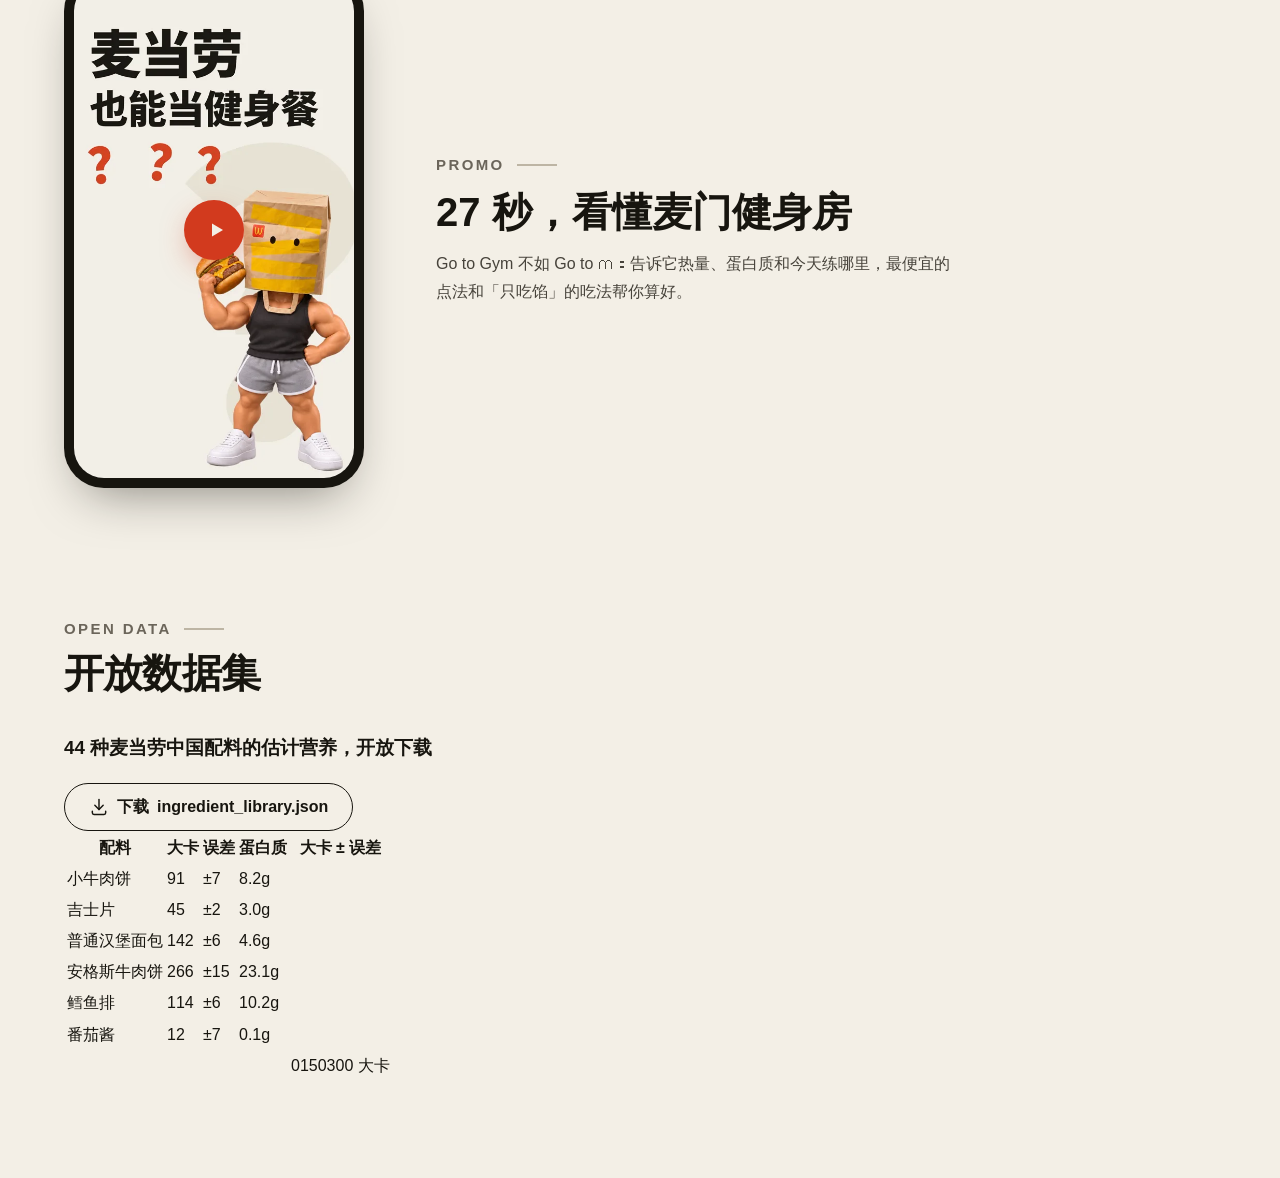
<file: docs/mockups/install/v1-cinema.html>
<!doctype html><html lang="zh-CN"><head><meta charset="utf-8"><meta name="viewport" content="width=device-width, initial-scale=1">
<base href="../../../site/"><title>装 · 影院主屏</title><link rel="stylesheet" href="assets/css/site.css"><style>
body{background:var(--paper)}
.player,.promo{position:relative;margin:0}
.player video,.promo video{display:block;width:100%;height:auto;background:#000}
.player video{aspect-ratio:16/9;border-radius:14px;box-shadow:0 1px 0 rgba(23,21,15,.06),0 18px 40px -18px rgba(23,21,15,.35)}
.big-play{position:absolute;left:50%;top:50%;display:flex;align-items:center;justify-content:center;width:84px;height:84px;margin:-62px 0 0 -42px;border:0;border-radius:50%;background:var(--red);color:var(--paper);cursor:pointer;box-shadow:0 10px 30px -8px rgba(210,58,30,.55)}
.big-play svg{width:34px;height:34px;margin-left:4px;fill:currentColor}
.big-play.sm{width:60px;height:60px;margin:-30px 0 0 -30px}.big-play.sm svg{width:24px;height:24px}
.player figcaption{display:flex;align-items:baseline;gap:12px;margin-top:14px;font-size:14px;color:var(--ink-3)}
.player figcaption b{font-size:16px;color:var(--ink)}
.steps3{list-style:none;margin:0;padding:0}
.st-h{display:flex;align-items:center;gap:14px}
.st-h h3{margin:0;font-family:"MG Heavy",var(--cn);font-weight:900;font-size:26px;line-height:1.2}
.st-h .stamp{font-size:18px}
.jump{display:inline-flex;align-items:center;gap:4px;margin-left:auto;height:30px;padding:0 12px 0 9px;border:1.5px solid var(--rule-2);border-radius:999px;background:none;font-family:var(--num);font-weight:700;font-size:15px;color:var(--ink-2);cursor:pointer}
.jump svg{width:13px;height:13px;fill:currentColor}
.st p{margin:14px 0 0;font-size:15px;line-height:1.8;color:var(--ink-2)}
.st p code{font-family:var(--mono);font-size:14px;color:var(--ink)}
.st .say{margin-top:6px;font-size:21px;line-height:1.5;font-weight:600;color:var(--ink)}
.st .code{margin-top:16px;font-size:13px;padding:16px 56px 16px 18px}
.st .note{font-size:14px;color:var(--ink-3)}
.sec{display:flex;align-items:center;gap:16px;margin:0;font-family:"MG Heavy",var(--cn);font-weight:900;font-size:40px}

.v1 .player{margin-top:8px}
.rail{position:relative;display:grid;grid-template-columns:6fr 16.5fr 24.5fr 31fr;margin-top:22px;border-top:3px solid var(--ink)}
.rail span{position:relative;padding-top:10px;font-family:var(--num);font-weight:700;font-size:14px;color:var(--ink-3)}
.rail span::before{content:"";position:absolute;left:0;top:-9px;width:2px;height:15px;background:var(--ink)}
.rail span:first-child::before{display:none}
.v1 .steps3{display:grid;grid-template-columns:repeat(3,minmax(0,1fr));gap:40px;margin-top:36px}
.v1 .st{padding-top:22px;border-top:1px solid var(--rule)}
.v1 .st.on{border-top:2px solid var(--red)}
.pair2{display:grid;grid-template-columns:300px minmax(0,1fr);gap:72px;align-items:center;margin-top:96px}
.phone{padding:10px;border-radius:40px;background:var(--ink);box-shadow:0 22px 50px -20px rgba(23,21,15,.5)}
.phone video{border-radius:30px;aspect-ratio:9/16}
.pair2 h2{margin:10px 0 0;font-size:40px;line-height:1.2;font-weight:600}
.pair2 p{margin:14px 0 0;max-width:520px;font-size:16px;line-height:1.8;color:var(--ink-2)}
</style></head>
<body><svg width="0" height="0" style="position:absolute" aria-hidden="true">
  <defs>
    <symbol id="g-m" viewBox="0 0 640 708"><path d="M0 708V40Q0 0 40 0H600Q640 0 640 40V708H490V160Q490 130 460 130H425Q395 130 395 160V708H245V160Q245 130 215 130H180Q150 130 150 160V708Z"/></symbol>
    <symbol id="i-github" viewBox="0 0 24 24"><path d="M15 22v-4a4.8 4.8 0 0 0-1-3.5c3 0 6-2 6-5.5.08-1.25-.27-2.48-1-3.5.28-1.15.28-2.35 0-3.5 0 0-1 0-3 1.5-2.64-.5-5.36-.5-8 0C6 2 5 2 5 2c-.3 1.15-.3 2.35 0 3.5A5.403 5.403 0 0 0 4 9c0 3.5 3 5.5 6 5.5-.39.49-.68 1.05-.85 1.65-.17.6-.22 1.23-.15 1.85v4"/><path d="M9 18c-4.51 2-5-2-7-2"/></symbol>
    <symbol id="i-star" viewBox="0 0 24 24"><path d="M12 2.5l2.94 5.96 6.56.95-4.75 4.63 1.12 6.54L12 17.5l-5.87 3.08 1.12-6.54L2.5 9.41l6.56-.95z"/></symbol>
    <symbol id="i-arrow" viewBox="0 0 24 24"><path d="M5 12h14"/><path d="m13 6 6 6-6 6"/></symbol>
    <symbol id="i-download" viewBox="0 0 24 24"><path d="M12 3v12"/><path d="m7 10 5 5 5-5"/><path d="M4 17v2a2 2 0 0 0 2 2h12a2 2 0 0 0 2-2v-2"/></symbol>
    <symbol id="i-copy" viewBox="0 0 24 24"><rect x="8" y="8" width="13" height="13" rx="2"/><path d="M4 16a2 2 0 0 1-2-2V4a2 2 0 0 1 2-2h10a2 2 0 0 1 2 2"/></symbol>
    <symbol id="i-check" viewBox="0 0 24 24"><path d="M20 6 9 17l-5-5"/></symbol>
    <symbol id="i-chev" viewBox="0 0 24 24"><path d="m6 9 6 6 6-6"/></symbol>
    <symbol id="i-ok" viewBox="0 0 24 24"><circle cx="12" cy="12" r="11"/><path d="m7.5 12.3 3 3 6-6.6"/></symbol>
    <symbol id="i-pin" viewBox="0 0 24 24"><path d="M20 10c0 5-5.54 10.19-7.4 11.8a1 1 0 0 1-1.2 0C9.54 20.19 4 15 4 10a8 8 0 0 1 16 0"/><circle cx="12" cy="10" r="3"/></symbol>
    <symbol id="i-minus" viewBox="0 0 24 24"><path d="M5 12h14"/></symbol>
    <symbol id="i-plus" viewBox="0 0 24 24"><path d="M5 12h14"/><path d="M12 5v14"/></symbol>
    <symbol id="i-click" viewBox="0 0 24 24"><path d="M14 4.1 12 6"/><path d="m5.1 8-2.9-.8"/><path d="m6 12-1.9 2"/><path d="M7.2 2.2 8 5.1"/><path d="M9.04 9.69a.5.5 0 0 1 .65-.65l11 4.5a.5.5 0 0 1-.07.95l-4.35 1.04a1 1 0 0 0-.74.74l-1.04 4.35a.5.5 0 0 1-.95.07z"/></symbol>
    <symbol id="i-ban" viewBox="0 0 24 24"><circle cx="12" cy="12" r="9"/><path d="m5.7 5.7 12.6 12.6"/></symbol>
    <symbol id="i-leg" viewBox="0 0 24 24"><path d="M15.4 15.63a7.875 6 135 1 1 6.23-6.23 4.5 3.43 135 0 0-6.23 6.23"/><path d="m8.29 12.71-2.6 2.6a2.5 2.5 0 1 0-1.65 4.65A2.5 2.5 0 1 0 8.7 18.3l2.59-2.59"/></symbol>
    <symbol id="i-burger" viewBox="0 0 24 24"><path d="M4 10.5C4 7 7.6 4 12 4s8 3 8 6.5z"/><path d="M3 14c1.5-1.2 3-1.2 4.5 0s3 1.2 4.5 0 3-1.2 4.5 0 3 1.2 4.5 0"/><path d="M4 17.5h16v.5a2 2 0 0 1-2 2H6a2 2 0 0 1-2-2z"/></symbol>
    <symbol id="i-nugget" viewBox="0 0 24 24"><path d="M4.6 8.2c1.2-3 5-4.3 7.6-2.6 2.3 1.5 2.6 4.6.9 6.6-1.9 2.2-5.6 2.7-7.6 1.1-1.5-1.2-1.7-3.3-.9-5.1z"/><path d="M14.6 13.4c1.8-1 4.6-.5 5.5 1.4.8 1.7.1 3.8-1.7 4.6-1.9.9-4.4.4-5.3-1.4-.8-1.6-.2-3.7 1.5-4.6z"/><path d="M7.5 9.5l1 .6M10 8.2l.4 1M17 16l.8.4"/></symbol>
    <symbol id="i-arm" viewBox="0 0 24 24"><path d="M12.41 13.02A5 5 0 0 1 22 15c0 3.87-4 7-9 7-4.08 0-8.15-.82-10.37-2.46-.43-.32-.63-.83-.62-1.36C2.12 12.72 2.63 2 10 2a3 3 0 0 1 3 3 2 2 0 0 1-2 2c-1.1 0-1.64-.44-2-1"/><path d="M15 14a5 5 0 0 0-7.58 2"/><path d="M9.96 6.83C8.02 7.98 9.5 13 8 15"/></symbol>
    <symbol id="i-back" viewBox="0 0 24 24"><path d="M9.5 3v2.6L4.6 7.4A2 2 0 0 0 3.3 9.3v2.4M14.5 3v2.6l4.9 1.8a2 2 0 0 1 1.3 1.9v2.4"/><path d="M6.3 9.2c.2 4.4 1.2 8 2.2 11.8h7c1-3.8 2-7.4 2.2-11.8"/><path d="M12 7.2v3M12 12.4v2.6M12 17.2v2.2"/><path d="M8.7 9.6c.9 1.4 1.9 2.1 2.9 2.2M15.3 9.6c-.9 1.4-1.9 2.1-2.9 2.2"/></symbol>
    <symbol id="i-wing" viewBox="0 0 24 24"><path d="M3.6 12.6C3.4 9.6 5 7.2 8 6.2c4.2-1.4 9-1.5 13-1.2-.6 3.1-2.4 5.6-5.2 6.8.2 2-1.2 3.6-3.4 3.8.1 2.1-1.6 3.6-3.9 3.5-2.9-.2-4.7-2.9-4.9-6.5z"/><path d="M7.6 10.4c2.6-1.2 5.6-1.9 8.6-2.1"/></symbol>
    <symbol id="i-milk" viewBox="0 0 24 24"><path d="M8 2h8"/><path d="M9 2v2.8L7 8v12a2 2 0 0 0 2 2h6a2 2 0 0 0 2-2V8l-2-3.2V2"/><path d="M7 15a6.5 6.5 0 0 1 5 0 6.5 6.5 0 0 0 5 0"/></symbol>
    <symbol id="i-any" viewBox="0 0 24 24"><circle cx="12" cy="12" r="9"/><path d="M8 12h8M12 8v8"/></symbol>
  </defs>
</svg>
<header class="top">
  <div class="wrap">
    <a class="brand" href="#" data-go="" aria-label="Gyᗰ 麦门健身房，回到首页">
      <span class="gy">Gy<span class="m"><svg aria-hidden="true"><use href="#g-m"/></svg></span></span><span class="cn">麦门健身房</span>
    </a>
    <!-- 单字 + 不重复单字的短说明；当前页（router.js 标 aria-current）下面一道红笔线。GitHub 由右边的 Star 按钮负责，不再单列 -->
    <nav class="nav" aria-label="主导航">
      <a href="#/练" data-go="练"><b>练</b><span>点餐方案</span><svg class="nav-pen" viewBox="0 0 302 24" preserveAspectRatio="none" aria-hidden="true"><path pathLength="1" d="M4.0 8.0 C5.0 9.5 6.7 15.7 10.0 17.0 C13.3 18.3 14.1 17.0 24.0 16.0 C54.4 12.3 115.3 9.0 161.0 9.3 C206.7 8.8 252.3 11.6 298.0 13.7"/></svg></a>
      <a href="#/拆" data-go="拆"><b>拆</b><span>只吃馅</span><svg class="nav-pen" viewBox="0 0 302 24" preserveAspectRatio="none" aria-hidden="true"><path pathLength="1" d="M4.0 8.0 C5.0 9.5 6.7 15.7 10.0 17.0 C13.3 18.3 14.1 17.0 24.0 16.0 C54.4 12.3 115.3 9.0 161.0 9.3 C206.7 8.8 252.3 11.6 298.0 13.7"/></svg></a>
      <a href="#/装" data-go="装" aria-current="page"><b>装</b><span>WorkBuddy</span><svg class="nav-pen" viewBox="0 0 302 24" preserveAspectRatio="none" aria-hidden="true"><path pathLength="1" d="M4.0 8.0 C5.0 9.5 6.7 15.7 10.0 17.0 C13.3 18.3 14.1 17.0 24.0 16.0 C54.4 12.3 115.3 9.0 161.0 9.3 C206.7 8.8 252.3 11.6 298.0 13.7"/></svg></a>
    </nav>
    <a class="btn btn-line btn-sm" href="https://github.com/linzhiqin2003/maimen-gym" data-repo aria-label="在 GitHub 上 Star"><svg class="i"><use href="#i-star"/></svg><span class="btn-long">在 GitHub 上 </span>Star</a>
  </div>
</header>
<section class="view page coach v1" id="v-install">
  <div class="page-head wrap">
    <a class="back" href="#"><svg class="i"><use href="#i-arrow"/></svg>回到首页</a>
    <img class="page-avatar" src="assets/img/buddy-nugget.webp" alt="" width="420" height="584">
    <div class="ph-text">
      <div class="kicker">INSTALL</div>
      <h1 class="page-title"><span class="ib">装 ·</span> <span class="ib"><span class="pen-mark">装到 WorkBuddy<svg class="pen pen-u" viewBox="0 0 302 24" preserveAspectRatio="none" aria-hidden="true"><path pathLength="1" d="M4.0 8.0 C5.0 9.5 6.7 15.7 10.0 17.0 C13.3 18.3 14.1 17.0 24.0 16.0 C54.4 12.3 115.3 9.0 161.0 9.3 C206.7 8.8 252.3 11.6 298.0 13.7"/></svg></span></span></h1>
      <p>三组动作：装 Skill、接麦当劳 MCP、开口说一句。跟着 78 秒的视频做一遍就好。</p>
    </div>
  </div>
  <div class="wrap page-body">
    <figure class="player "><video preload="none" playsinline poster="assets/img/install-tutorial-poster.webp" src="assets/video/install-tutorial.mp4"></video>
      <button class="big-play" type="button" aria-label="播放安装教程"><svg viewBox="0 0 24 24" aria-hidden="true"><path d="M8 5.5v13l11-6.5z"/></svg></button><figcaption><b>安装教程</b><span>1:18 · 有配音</span></figcaption></figure>
    <div class="rail"><span></span><span>01 装 Skill · 0:06</span><span>02 接麦当劳 MCP · 0:22</span><span>03 开口说一句 · 0:47</span></div>
    <ol class="steps3"><li class="st on"><div class="st-h"><span class="stamp">01</span><h3>装 Skill</h3><button class="jump" type="button"><svg viewBox="0 0 24 24" aria-hidden="true"><path d="M8 5.5v13l11-6.5z"/></svg>0:06</button></div><div class="code"><span class="ln"><span class="pr">$</span>git clone https://github.com/linzhiqin2003/maimen-gym.git</span><span class="ln"><span class="pr">$</span>cd maimen-gym &amp;&amp; python3 install.py --target workbuddy</span><button class="copy" type="button" aria-label="复制命令"><svg class="i"><use href="#i-copy"/></svg></button></div>
        <p class="note">装好后在 WorkBuddy 的技能页确认 maimen-gym 已开启</p></li><li class="st "><div class="st-h"><span class="stamp">02</span><h3>接麦当劳 MCP</h3><button class="jump" type="button"><svg viewBox="0 0 24 24" aria-hidden="true"><path d="M8 5.5v13l11-6.5z"/></svg>0:22</button></div><p>在 <code>open.mcd.cn/mcp</code> 申请麦当劳 MCP Token，然后在 WorkBuddy 的连接器里添加麦当劳 MCP，粘贴配置、点信任。</p></li><li class="st "><div class="st-h"><span class="stamp">03</span><h3>开口说一句</h3><button class="jump" type="button"><svg viewBox="0 0 24 24" aria-hidden="true"><path d="M8 5.5v13l11-6.5z"/></svg>0:47</button></div><p>新建任务，直接说：</p><p class="say">「今晚练腿，500 大卡以内，蛋白质 30 克，人民广场附近」</p></li></ol>
    <div class="pair2"><div class="phone"><figure class="promo "><video preload="none" playsinline poster="assets/img/promo-poster.webp" src="assets/video/promo.mp4"></video>
      <button class="big-play sm" type="button" aria-label="播放宣传片"><svg viewBox="0 0 24 24" aria-hidden="true"><path d="M8 5.5v13l11-6.5z"/></svg></button></figure></div><div><div class="kicker">PROMO</div><h2>27 秒，看懂麦门健身房</h2><p>Go to Gym 不如 Go to ᗰ：告诉它热量、蛋白质和今天练哪里，最便宜的点法和「只吃馅」的吃法帮你算好。</p></div></div>

    <div style="height:24px"></div>
    <div class="sub-head"><div class="kicker">OPEN DATA</div><h2>开放数据集</h2></div>
    <div class="data">
      <div>
        <h3><span class="ph"><span class="n">44</span> 种麦当劳中国配料的</span><span class="ph">估计营养，开放下载</span></h3>
        <div class="dl"><a class="btn btn-line" href="https://github.com/linzhiqin2003/maimen-gym/blob/main/data/ingredient_library.json" data-repo-path="data/ingredient_library.json"><svg class="i"><use href="#i-download"/></svg><span>下载</span>ingredient_library.json</a></div>
      </div>
      <div>
        <table class="ing">
          <thead><tr><th>配料</th><th class="r">大卡</th><th class="r">误差</th><th class="r">蛋白质</th><th class="bar barh">大卡 ± 误差</th></tr></thead>
          <tbody>
            <tr><td class="nm">小牛肉饼</td><td class="k r">91</td><td class="e r">±7</td><td class="p r">8.2<span>g</span></td><td class="bar"><div class="whisk"><span class="rg" style="left:28%;width:4.67%"></span><span class="pt" style="left:30.33%"></span></div></td></tr>
            <tr><td class="nm">吉士片</td><td class="k r">45</td><td class="e r">±2</td><td class="p r">3.0<span>g</span></td><td class="bar"><div class="whisk"><span class="rg" style="left:14.33%;width:1.33%"></span><span class="pt" style="left:15%"></span></div></td></tr>
            <tr><td class="nm">普通汉堡面包</td><td class="k r">142</td><td class="e r">±6</td><td class="p r">4.6<span>g</span></td><td class="bar"><div class="whisk"><span class="rg" style="left:45.33%;width:4%"></span><span class="pt" style="left:47.33%"></span></div></td></tr>
            <tr><td class="nm">安格斯牛肉饼</td><td class="k r">266</td><td class="e r">±15</td><td class="p r">23.1<span>g</span></td><td class="bar"><div class="whisk"><span class="rg" style="left:83.67%;width:10%"></span><span class="pt" style="left:88.67%"></span></div></td></tr>
            <tr><td class="nm">鳕鱼排</td><td class="k r">114</td><td class="e r">±6</td><td class="p r">10.2<span>g</span></td><td class="bar"><div class="whisk"><span class="rg" style="left:36%;width:4%"></span><span class="pt" style="left:38%"></span></div></td></tr>
            <tr><td class="nm">番茄酱</td><td class="k r">12</td><td class="e r">±7</td><td class="p r">0.1<span>g</span></td><td class="bar"><div class="whisk"><span class="rg" style="left:1.67%;width:4.67%"></span><span class="pt" style="left:4%"></span></div></td></tr>
          </tbody>
          <tfoot class="scale-row"><tr><td colspan="4"></td><td class="bar"><div class="scale"><span>0</span><span>150</span><span>300 大卡</span></div></td></tr></tfoot>
        </table>
      </div>
    </div>
  </div>
</section>
</body></html>
</file>
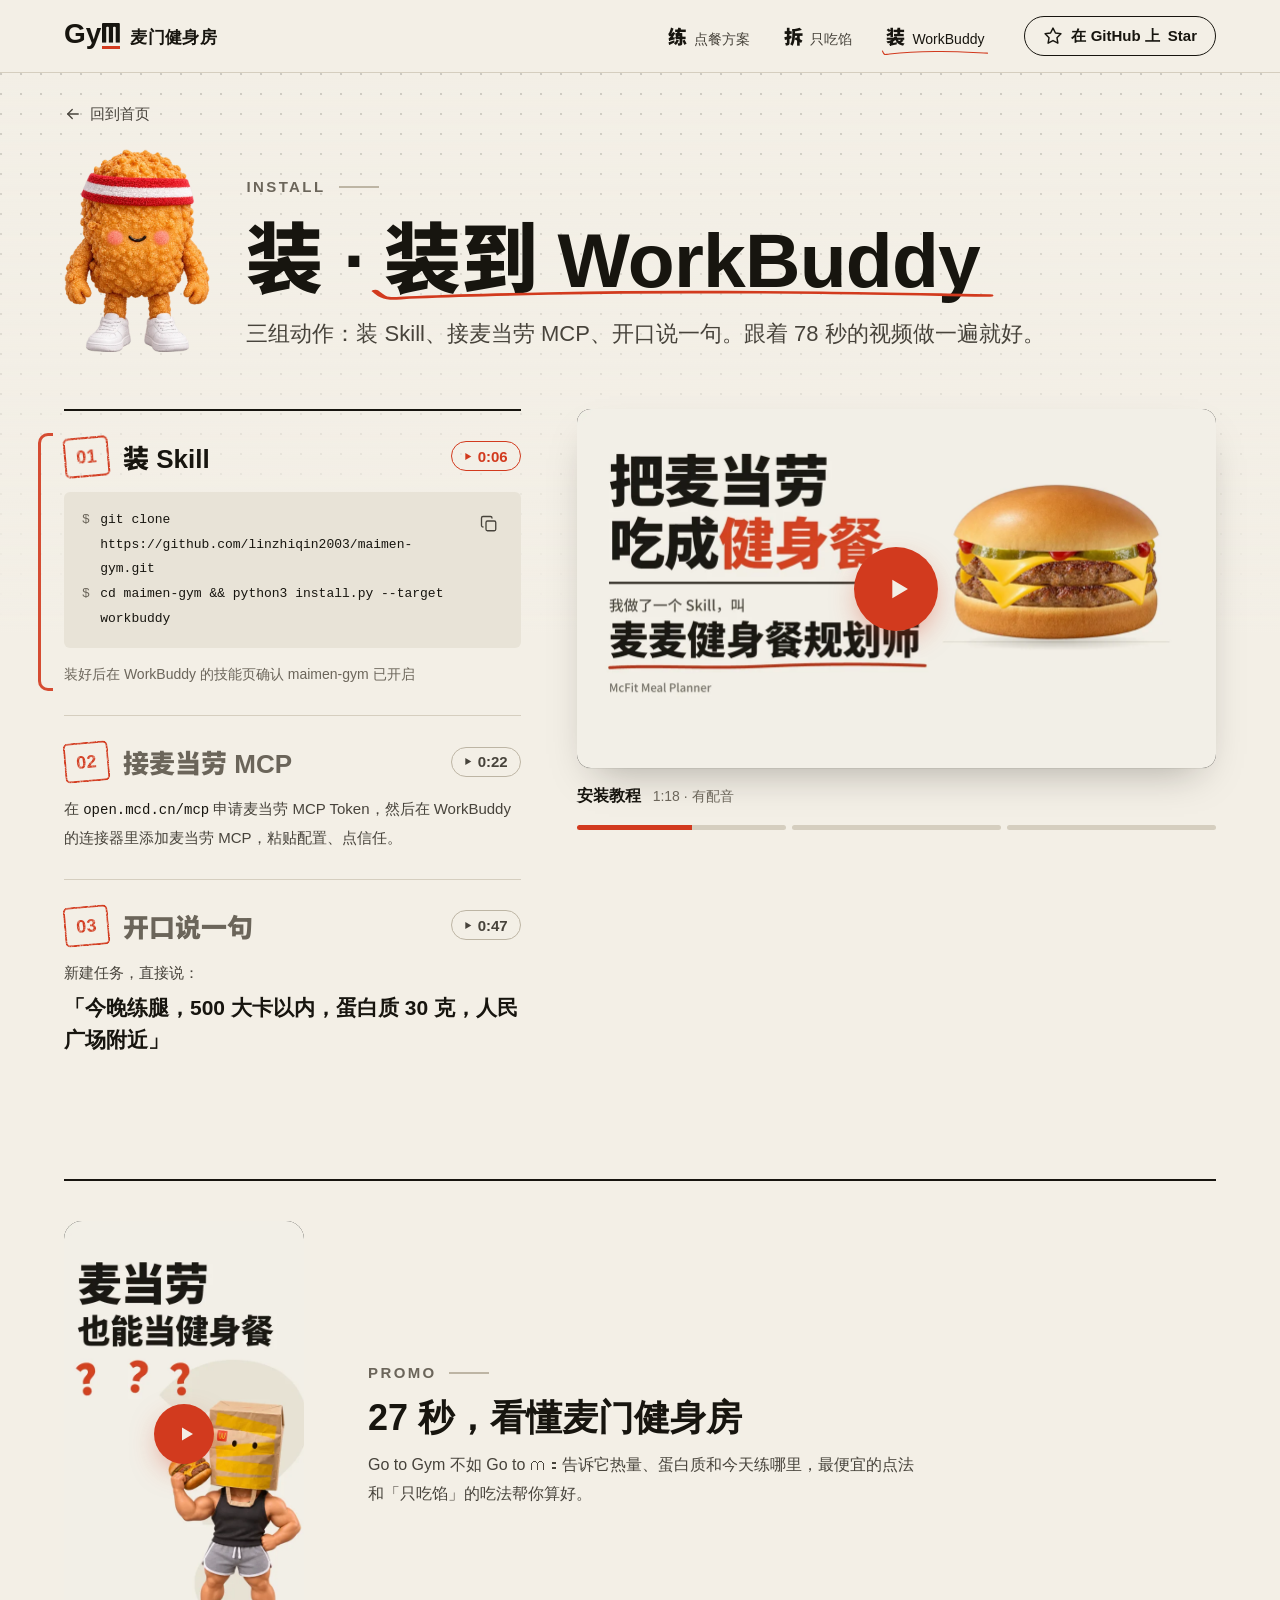
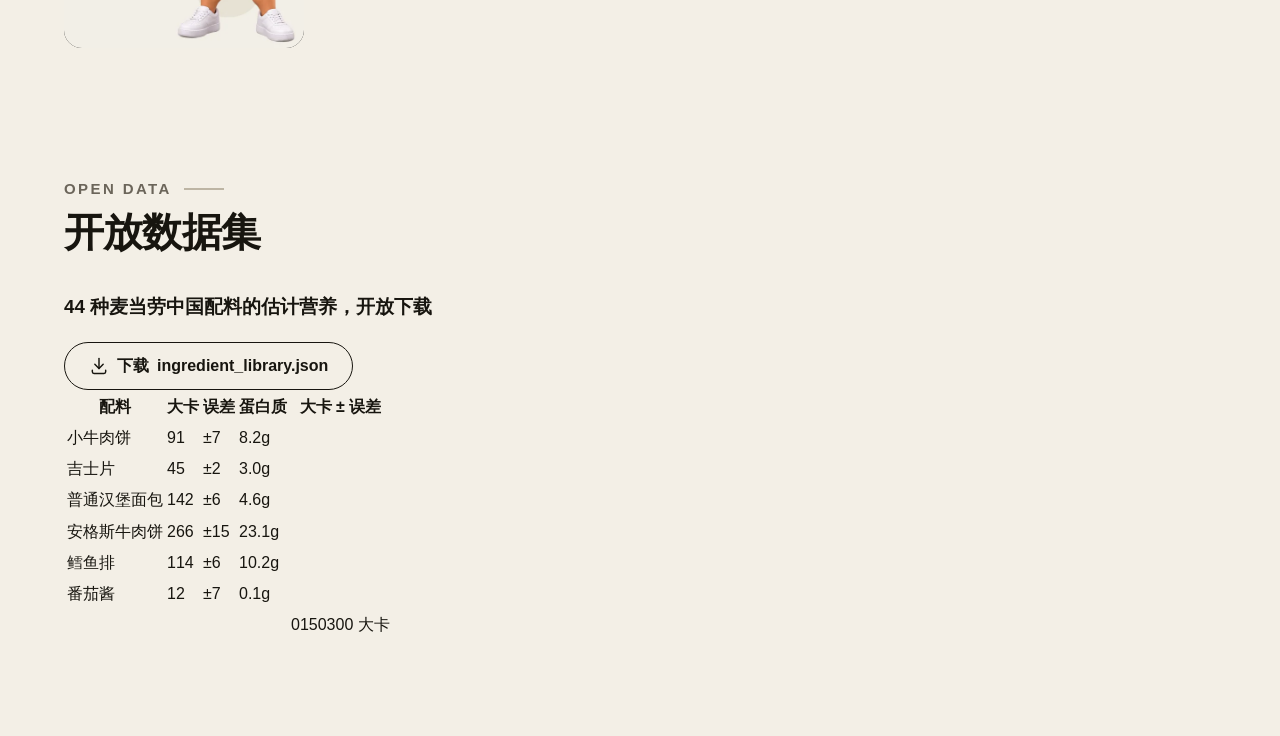
<file: docs/mockups/install/v2-sync.html>
<!doctype html><html lang="zh-CN"><head><meta charset="utf-8"><meta name="viewport" content="width=device-width, initial-scale=1">
<base href="../../../site/"><title>装 · 步骤联动分栏</title><link rel="stylesheet" href="assets/css/site.css"><style>
body{background:var(--paper)}
.player,.promo{position:relative;margin:0}
.player video,.promo video{display:block;width:100%;height:auto;background:#000}
.player video{aspect-ratio:16/9;border-radius:14px;box-shadow:0 1px 0 rgba(23,21,15,.06),0 18px 40px -18px rgba(23,21,15,.35)}
.big-play{position:absolute;left:50%;top:50%;display:flex;align-items:center;justify-content:center;width:84px;height:84px;margin:-62px 0 0 -42px;border:0;border-radius:50%;background:var(--red);color:var(--paper);cursor:pointer;box-shadow:0 10px 30px -8px rgba(210,58,30,.55)}
.big-play svg{width:34px;height:34px;margin-left:4px;fill:currentColor}
.big-play.sm{width:60px;height:60px;margin:-30px 0 0 -30px}.big-play.sm svg{width:24px;height:24px}
.player figcaption{display:flex;align-items:baseline;gap:12px;margin-top:14px;font-size:14px;color:var(--ink-3)}
.player figcaption b{font-size:16px;color:var(--ink)}
.steps3{list-style:none;margin:0;padding:0}
.st-h{display:flex;align-items:center;gap:14px}
.st-h h3{margin:0;font-family:"MG Heavy",var(--cn);font-weight:900;font-size:26px;line-height:1.2}
.st-h .stamp{font-size:18px}
.jump{display:inline-flex;align-items:center;gap:4px;margin-left:auto;height:30px;padding:0 12px 0 9px;border:1.5px solid var(--rule-2);border-radius:999px;background:none;font-family:var(--num);font-weight:700;font-size:15px;color:var(--ink-2);cursor:pointer}
.jump svg{width:13px;height:13px;fill:currentColor}
.st p{margin:14px 0 0;font-size:15px;line-height:1.8;color:var(--ink-2)}
.st p code{font-family:var(--mono);font-size:14px;color:var(--ink)}
.st .say{margin-top:6px;font-size:21px;line-height:1.5;font-weight:600;color:var(--ink)}
.st .code{margin-top:16px;font-size:13px;padding:16px 56px 16px 18px}
.st .note{font-size:14px;color:var(--ink-3)}
.sec{display:flex;align-items:center;gap:16px;margin:0;font-family:"MG Heavy",var(--cn);font-weight:900;font-size:40px}

.v2 .grid{display:grid;grid-template-columns:minmax(0,5fr) minmax(0,7fr);gap:56px;align-items:start}
.v2 .stick{position:sticky;top:24px}
.v2 .st{position:relative;padding:26px 0 28px;border-top:1px solid var(--rule)}
.v2 .st:first-child{border-top:2px solid var(--ink)}
.v2 .st.on .st-h h3{color:var(--ink)}
.v2 .st.on::before{content:"";position:absolute;left:-26px;top:22px;bottom:24px;width:12px;border:3px solid var(--red);border-right:0;border-radius:10px 0 0 10px;opacity:.9}
.v2 .st.on .jump{border-color:var(--red);color:var(--red)}
.v2 .st:not(.on) .st-h h3{color:var(--ink-3)}
.v2 .prog{display:flex;gap:6px;margin-top:16px}
.v2 .prog i{flex:1;height:5px;border-radius:3px;background:var(--rule)}
.v2 .prog i.done{background:var(--ink)}.v2 .prog i.now{background:linear-gradient(90deg,var(--red) 55%,var(--rule) 55%)}
.promo-row{display:grid;grid-template-columns:240px minmax(0,1fr);gap:64px;align-items:center;margin-top:96px;padding-top:40px;border-top:2px solid var(--ink)}
.promo-row .promo video{border-radius:18px;aspect-ratio:9/16}
.promo-row h2{margin:10px 0 0;font-size:36px;line-height:1.2;font-weight:600}
.promo-row p{margin:12px 0 0;max-width:560px;font-size:16px;line-height:1.8;color:var(--ink-2)}
</style></head>
<body><svg width="0" height="0" style="position:absolute" aria-hidden="true">
  <defs>
    <symbol id="g-m" viewBox="0 0 640 708"><path d="M0 708V40Q0 0 40 0H600Q640 0 640 40V708H490V160Q490 130 460 130H425Q395 130 395 160V708H245V160Q245 130 215 130H180Q150 130 150 160V708Z"/></symbol>
    <symbol id="i-github" viewBox="0 0 24 24"><path d="M15 22v-4a4.8 4.8 0 0 0-1-3.5c3 0 6-2 6-5.5.08-1.25-.27-2.48-1-3.5.28-1.15.28-2.35 0-3.5 0 0-1 0-3 1.5-2.64-.5-5.36-.5-8 0C6 2 5 2 5 2c-.3 1.15-.3 2.35 0 3.5A5.403 5.403 0 0 0 4 9c0 3.5 3 5.5 6 5.5-.39.49-.68 1.05-.85 1.65-.17.6-.22 1.23-.15 1.85v4"/><path d="M9 18c-4.51 2-5-2-7-2"/></symbol>
    <symbol id="i-star" viewBox="0 0 24 24"><path d="M12 2.5l2.94 5.96 6.56.95-4.75 4.63 1.12 6.54L12 17.5l-5.87 3.08 1.12-6.54L2.5 9.41l6.56-.95z"/></symbol>
    <symbol id="i-arrow" viewBox="0 0 24 24"><path d="M5 12h14"/><path d="m13 6 6 6-6 6"/></symbol>
    <symbol id="i-download" viewBox="0 0 24 24"><path d="M12 3v12"/><path d="m7 10 5 5 5-5"/><path d="M4 17v2a2 2 0 0 0 2 2h12a2 2 0 0 0 2-2v-2"/></symbol>
    <symbol id="i-copy" viewBox="0 0 24 24"><rect x="8" y="8" width="13" height="13" rx="2"/><path d="M4 16a2 2 0 0 1-2-2V4a2 2 0 0 1 2-2h10a2 2 0 0 1 2 2"/></symbol>
    <symbol id="i-check" viewBox="0 0 24 24"><path d="M20 6 9 17l-5-5"/></symbol>
    <symbol id="i-chev" viewBox="0 0 24 24"><path d="m6 9 6 6 6-6"/></symbol>
    <symbol id="i-ok" viewBox="0 0 24 24"><circle cx="12" cy="12" r="11"/><path d="m7.5 12.3 3 3 6-6.6"/></symbol>
    <symbol id="i-pin" viewBox="0 0 24 24"><path d="M20 10c0 5-5.54 10.19-7.4 11.8a1 1 0 0 1-1.2 0C9.54 20.19 4 15 4 10a8 8 0 0 1 16 0"/><circle cx="12" cy="10" r="3"/></symbol>
    <symbol id="i-minus" viewBox="0 0 24 24"><path d="M5 12h14"/></symbol>
    <symbol id="i-plus" viewBox="0 0 24 24"><path d="M5 12h14"/><path d="M12 5v14"/></symbol>
    <symbol id="i-click" viewBox="0 0 24 24"><path d="M14 4.1 12 6"/><path d="m5.1 8-2.9-.8"/><path d="m6 12-1.9 2"/><path d="M7.2 2.2 8 5.1"/><path d="M9.04 9.69a.5.5 0 0 1 .65-.65l11 4.5a.5.5 0 0 1-.07.95l-4.35 1.04a1 1 0 0 0-.74.74l-1.04 4.35a.5.5 0 0 1-.95.07z"/></symbol>
    <symbol id="i-ban" viewBox="0 0 24 24"><circle cx="12" cy="12" r="9"/><path d="m5.7 5.7 12.6 12.6"/></symbol>
    <symbol id="i-leg" viewBox="0 0 24 24"><path d="M15.4 15.63a7.875 6 135 1 1 6.23-6.23 4.5 3.43 135 0 0-6.23 6.23"/><path d="m8.29 12.71-2.6 2.6a2.5 2.5 0 1 0-1.65 4.65A2.5 2.5 0 1 0 8.7 18.3l2.59-2.59"/></symbol>
    <symbol id="i-burger" viewBox="0 0 24 24"><path d="M4 10.5C4 7 7.6 4 12 4s8 3 8 6.5z"/><path d="M3 14c1.5-1.2 3-1.2 4.5 0s3 1.2 4.5 0 3-1.2 4.5 0 3 1.2 4.5 0"/><path d="M4 17.5h16v.5a2 2 0 0 1-2 2H6a2 2 0 0 1-2-2z"/></symbol>
    <symbol id="i-nugget" viewBox="0 0 24 24"><path d="M4.6 8.2c1.2-3 5-4.3 7.6-2.6 2.3 1.5 2.6 4.6.9 6.6-1.9 2.2-5.6 2.7-7.6 1.1-1.5-1.2-1.7-3.3-.9-5.1z"/><path d="M14.6 13.4c1.8-1 4.6-.5 5.5 1.4.8 1.7.1 3.8-1.7 4.6-1.9.9-4.4.4-5.3-1.4-.8-1.6-.2-3.7 1.5-4.6z"/><path d="M7.5 9.5l1 .6M10 8.2l.4 1M17 16l.8.4"/></symbol>
    <symbol id="i-arm" viewBox="0 0 24 24"><path d="M12.41 13.02A5 5 0 0 1 22 15c0 3.87-4 7-9 7-4.08 0-8.15-.82-10.37-2.46-.43-.32-.63-.83-.62-1.36C2.12 12.72 2.63 2 10 2a3 3 0 0 1 3 3 2 2 0 0 1-2 2c-1.1 0-1.64-.44-2-1"/><path d="M15 14a5 5 0 0 0-7.58 2"/><path d="M9.96 6.83C8.02 7.98 9.5 13 8 15"/></symbol>
    <symbol id="i-back" viewBox="0 0 24 24"><path d="M9.5 3v2.6L4.6 7.4A2 2 0 0 0 3.3 9.3v2.4M14.5 3v2.6l4.9 1.8a2 2 0 0 1 1.3 1.9v2.4"/><path d="M6.3 9.2c.2 4.4 1.2 8 2.2 11.8h7c1-3.8 2-7.4 2.2-11.8"/><path d="M12 7.2v3M12 12.4v2.6M12 17.2v2.2"/><path d="M8.7 9.6c.9 1.4 1.9 2.1 2.9 2.2M15.3 9.6c-.9 1.4-1.9 2.1-2.9 2.2"/></symbol>
    <symbol id="i-wing" viewBox="0 0 24 24"><path d="M3.6 12.6C3.4 9.6 5 7.2 8 6.2c4.2-1.4 9-1.5 13-1.2-.6 3.1-2.4 5.6-5.2 6.8.2 2-1.2 3.6-3.4 3.8.1 2.1-1.6 3.6-3.9 3.5-2.9-.2-4.7-2.9-4.9-6.5z"/><path d="M7.6 10.4c2.6-1.2 5.6-1.9 8.6-2.1"/></symbol>
    <symbol id="i-milk" viewBox="0 0 24 24"><path d="M8 2h8"/><path d="M9 2v2.8L7 8v12a2 2 0 0 0 2 2h6a2 2 0 0 0 2-2V8l-2-3.2V2"/><path d="M7 15a6.5 6.5 0 0 1 5 0 6.5 6.5 0 0 0 5 0"/></symbol>
    <symbol id="i-any" viewBox="0 0 24 24"><circle cx="12" cy="12" r="9"/><path d="M8 12h8M12 8v8"/></symbol>
  </defs>
</svg>
<header class="top">
  <div class="wrap">
    <a class="brand" href="#" data-go="" aria-label="Gyᗰ 麦门健身房，回到首页">
      <span class="gy">Gy<span class="m"><svg aria-hidden="true"><use href="#g-m"/></svg></span></span><span class="cn">麦门健身房</span>
    </a>
    <!-- 单字 + 不重复单字的短说明；当前页（router.js 标 aria-current）下面一道红笔线。GitHub 由右边的 Star 按钮负责，不再单列 -->
    <nav class="nav" aria-label="主导航">
      <a href="#/练" data-go="练"><b>练</b><span>点餐方案</span><svg class="nav-pen" viewBox="0 0 302 24" preserveAspectRatio="none" aria-hidden="true"><path pathLength="1" d="M4.0 8.0 C5.0 9.5 6.7 15.7 10.0 17.0 C13.3 18.3 14.1 17.0 24.0 16.0 C54.4 12.3 115.3 9.0 161.0 9.3 C206.7 8.8 252.3 11.6 298.0 13.7"/></svg></a>
      <a href="#/拆" data-go="拆"><b>拆</b><span>只吃馅</span><svg class="nav-pen" viewBox="0 0 302 24" preserveAspectRatio="none" aria-hidden="true"><path pathLength="1" d="M4.0 8.0 C5.0 9.5 6.7 15.7 10.0 17.0 C13.3 18.3 14.1 17.0 24.0 16.0 C54.4 12.3 115.3 9.0 161.0 9.3 C206.7 8.8 252.3 11.6 298.0 13.7"/></svg></a>
      <a href="#/装" data-go="装" aria-current="page"><b>装</b><span>WorkBuddy</span><svg class="nav-pen" viewBox="0 0 302 24" preserveAspectRatio="none" aria-hidden="true"><path pathLength="1" d="M4.0 8.0 C5.0 9.5 6.7 15.7 10.0 17.0 C13.3 18.3 14.1 17.0 24.0 16.0 C54.4 12.3 115.3 9.0 161.0 9.3 C206.7 8.8 252.3 11.6 298.0 13.7"/></svg></a>
    </nav>
    <a class="btn btn-line btn-sm" href="https://github.com/linzhiqin2003/maimen-gym" data-repo aria-label="在 GitHub 上 Star"><svg class="i"><use href="#i-star"/></svg><span class="btn-long">在 GitHub 上 </span>Star</a>
  </div>
</header>
<section class="view page coach v2" id="v-install">
  <div class="page-head wrap">
    <a class="back" href="#"><svg class="i"><use href="#i-arrow"/></svg>回到首页</a>
    <img class="page-avatar" src="assets/img/buddy-nugget.webp" alt="" width="420" height="584">
    <div class="ph-text">
      <div class="kicker">INSTALL</div>
      <h1 class="page-title"><span class="ib">装 ·</span> <span class="ib"><span class="pen-mark">装到 WorkBuddy<svg class="pen pen-u" viewBox="0 0 302 24" preserveAspectRatio="none" aria-hidden="true"><path pathLength="1" d="M4.0 8.0 C5.0 9.5 6.7 15.7 10.0 17.0 C13.3 18.3 14.1 17.0 24.0 16.0 C54.4 12.3 115.3 9.0 161.0 9.3 C206.7 8.8 252.3 11.6 298.0 13.7"/></svg></span></span></h1>
      <p>三组动作：装 Skill、接麦当劳 MCP、开口说一句。跟着 78 秒的视频做一遍就好。</p>
    </div>
  </div>
  <div class="wrap page-body">
    <div class="grid">
      <ol class="steps3"><li class="st on"><div class="st-h"><span class="stamp">01</span><h3>装 Skill</h3><button class="jump" type="button"><svg viewBox="0 0 24 24" aria-hidden="true"><path d="M8 5.5v13l11-6.5z"/></svg>0:06</button></div><div class="code"><span class="ln"><span class="pr">$</span>git clone https://github.com/linzhiqin2003/maimen-gym.git</span><span class="ln"><span class="pr">$</span>cd maimen-gym &amp;&amp; python3 install.py --target workbuddy</span><button class="copy" type="button" aria-label="复制命令"><svg class="i"><use href="#i-copy"/></svg></button></div>
        <p class="note">装好后在 WorkBuddy 的技能页确认 maimen-gym 已开启</p></li><li class="st "><div class="st-h"><span class="stamp">02</span><h3>接麦当劳 MCP</h3><button class="jump" type="button"><svg viewBox="0 0 24 24" aria-hidden="true"><path d="M8 5.5v13l11-6.5z"/></svg>0:22</button></div><p>在 <code>open.mcd.cn/mcp</code> 申请麦当劳 MCP Token，然后在 WorkBuddy 的连接器里添加麦当劳 MCP，粘贴配置、点信任。</p></li><li class="st "><div class="st-h"><span class="stamp">03</span><h3>开口说一句</h3><button class="jump" type="button"><svg viewBox="0 0 24 24" aria-hidden="true"><path d="M8 5.5v13l11-6.5z"/></svg>0:47</button></div><p>新建任务，直接说：</p><p class="say">「今晚练腿，500 大卡以内，蛋白质 30 克，人民广场附近」</p></li></ol>
      <div class="stick"><figure class="player "><video preload="none" playsinline poster="assets/img/install-tutorial-poster.webp" src="assets/video/install-tutorial.mp4"></video>
      <button class="big-play" type="button" aria-label="播放安装教程"><svg viewBox="0 0 24 24" aria-hidden="true"><path d="M8 5.5v13l11-6.5z"/></svg></button><figcaption><b>安装教程</b><span>1:18 · 有配音</span></figcaption></figure><div class="prog"><i class="now"></i><i></i><i></i></div></div>
    </div>
    <div class="promo-row"><figure class="promo "><video preload="none" playsinline poster="assets/img/promo-poster.webp" src="assets/video/promo.mp4"></video>
      <button class="big-play sm" type="button" aria-label="播放宣传片"><svg viewBox="0 0 24 24" aria-hidden="true"><path d="M8 5.5v13l11-6.5z"/></svg></button></figure><div><div class="kicker">PROMO</div><h2>27 秒，看懂麦门健身房</h2><p>Go to Gym 不如 Go to ᗰ：告诉它热量、蛋白质和今天练哪里，最便宜的点法和「只吃馅」的吃法帮你算好。</p></div></div>

    <div style="height:24px"></div>
    <div class="sub-head"><div class="kicker">OPEN DATA</div><h2>开放数据集</h2></div>
    <div class="data">
      <div>
        <h3><span class="ph"><span class="n">44</span> 种麦当劳中国配料的</span><span class="ph">估计营养，开放下载</span></h3>
        <div class="dl"><a class="btn btn-line" href="https://github.com/linzhiqin2003/maimen-gym/blob/main/data/ingredient_library.json" data-repo-path="data/ingredient_library.json"><svg class="i"><use href="#i-download"/></svg><span>下载</span>ingredient_library.json</a></div>
      </div>
      <div>
        <table class="ing">
          <thead><tr><th>配料</th><th class="r">大卡</th><th class="r">误差</th><th class="r">蛋白质</th><th class="bar barh">大卡 ± 误差</th></tr></thead>
          <tbody>
            <tr><td class="nm">小牛肉饼</td><td class="k r">91</td><td class="e r">±7</td><td class="p r">8.2<span>g</span></td><td class="bar"><div class="whisk"><span class="rg" style="left:28%;width:4.67%"></span><span class="pt" style="left:30.33%"></span></div></td></tr>
            <tr><td class="nm">吉士片</td><td class="k r">45</td><td class="e r">±2</td><td class="p r">3.0<span>g</span></td><td class="bar"><div class="whisk"><span class="rg" style="left:14.33%;width:1.33%"></span><span class="pt" style="left:15%"></span></div></td></tr>
            <tr><td class="nm">普通汉堡面包</td><td class="k r">142</td><td class="e r">±6</td><td class="p r">4.6<span>g</span></td><td class="bar"><div class="whisk"><span class="rg" style="left:45.33%;width:4%"></span><span class="pt" style="left:47.33%"></span></div></td></tr>
            <tr><td class="nm">安格斯牛肉饼</td><td class="k r">266</td><td class="e r">±15</td><td class="p r">23.1<span>g</span></td><td class="bar"><div class="whisk"><span class="rg" style="left:83.67%;width:10%"></span><span class="pt" style="left:88.67%"></span></div></td></tr>
            <tr><td class="nm">鳕鱼排</td><td class="k r">114</td><td class="e r">±6</td><td class="p r">10.2<span>g</span></td><td class="bar"><div class="whisk"><span class="rg" style="left:36%;width:4%"></span><span class="pt" style="left:38%"></span></div></td></tr>
            <tr><td class="nm">番茄酱</td><td class="k r">12</td><td class="e r">±7</td><td class="p r">0.1<span>g</span></td><td class="bar"><div class="whisk"><span class="rg" style="left:1.67%;width:4.67%"></span><span class="pt" style="left:4%"></span></div></td></tr>
          </tbody>
          <tfoot class="scale-row"><tr><td colspan="4"></td><td class="bar"><div class="scale"><span>0</span><span>150</span><span>300 大卡</span></div></td></tr></tfoot>
        </table>
      </div>
    </div>
  </div>
</section>
</body></html>
</file>
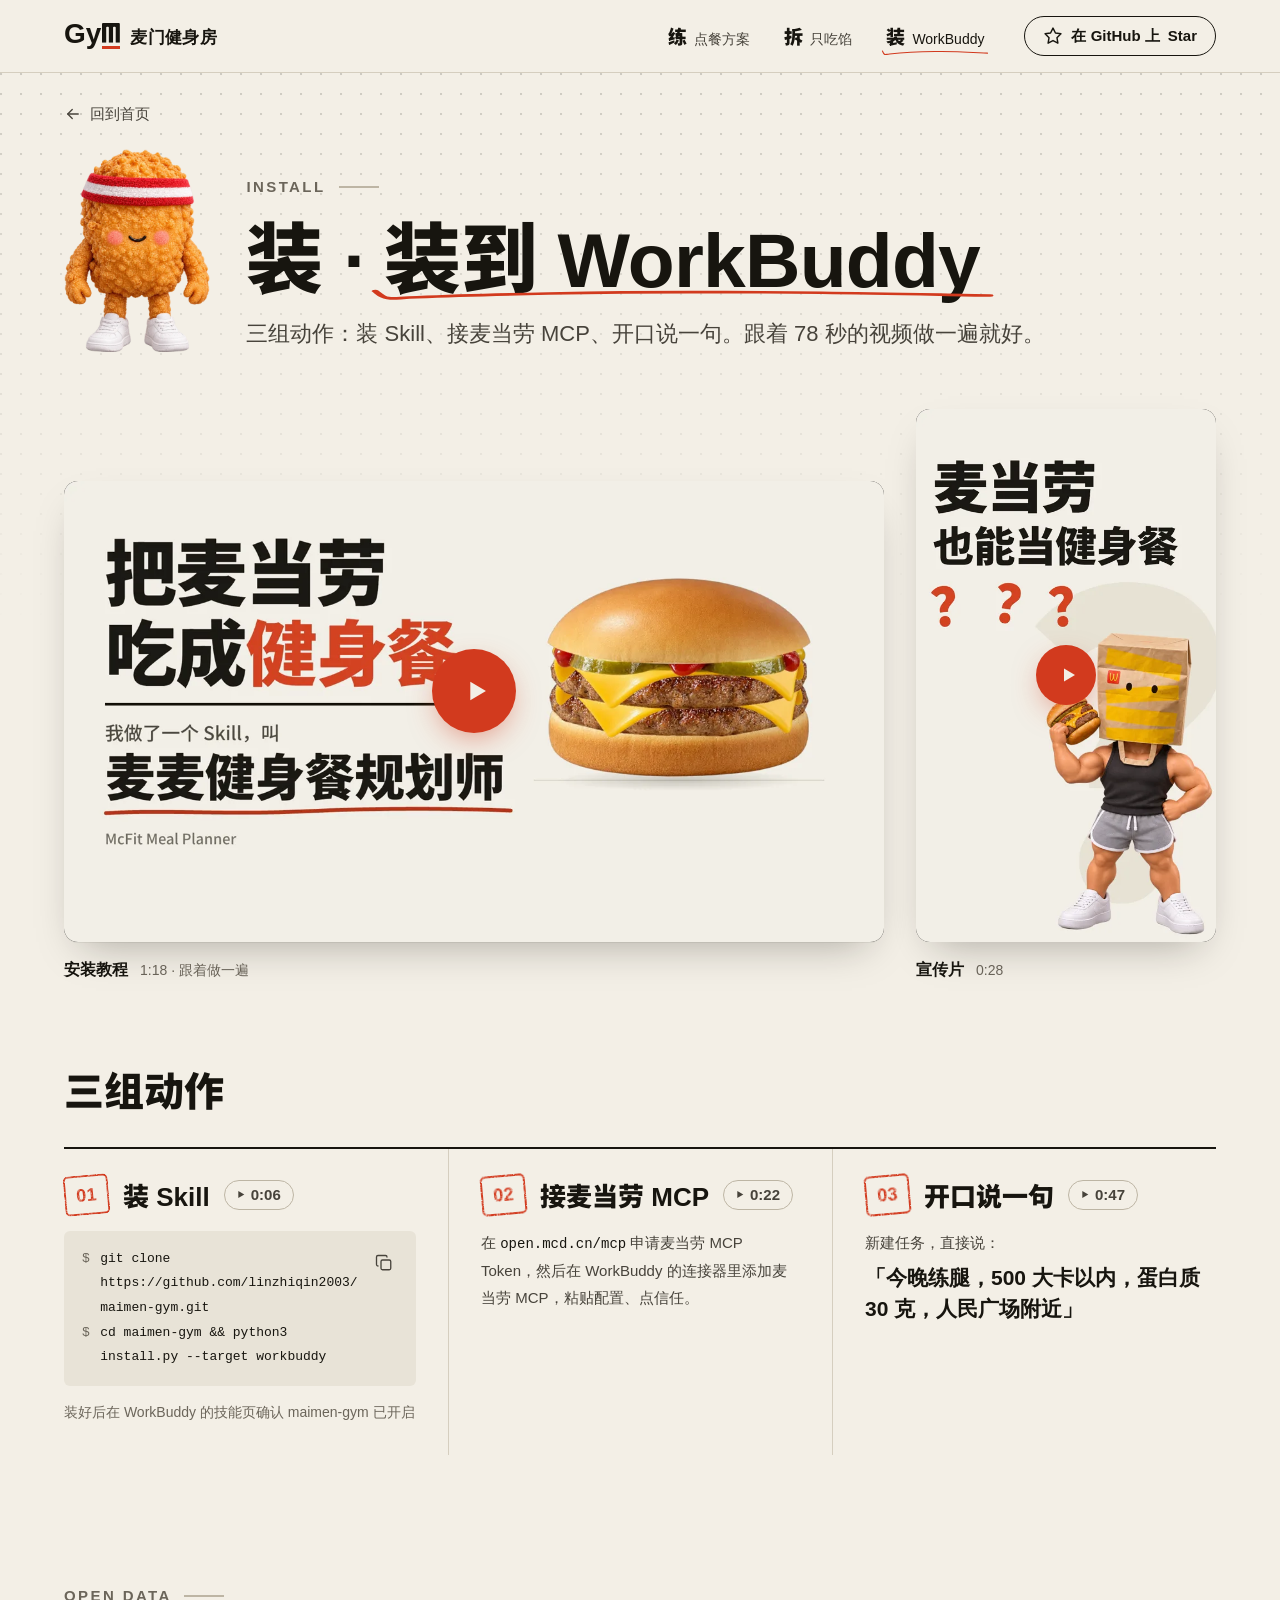
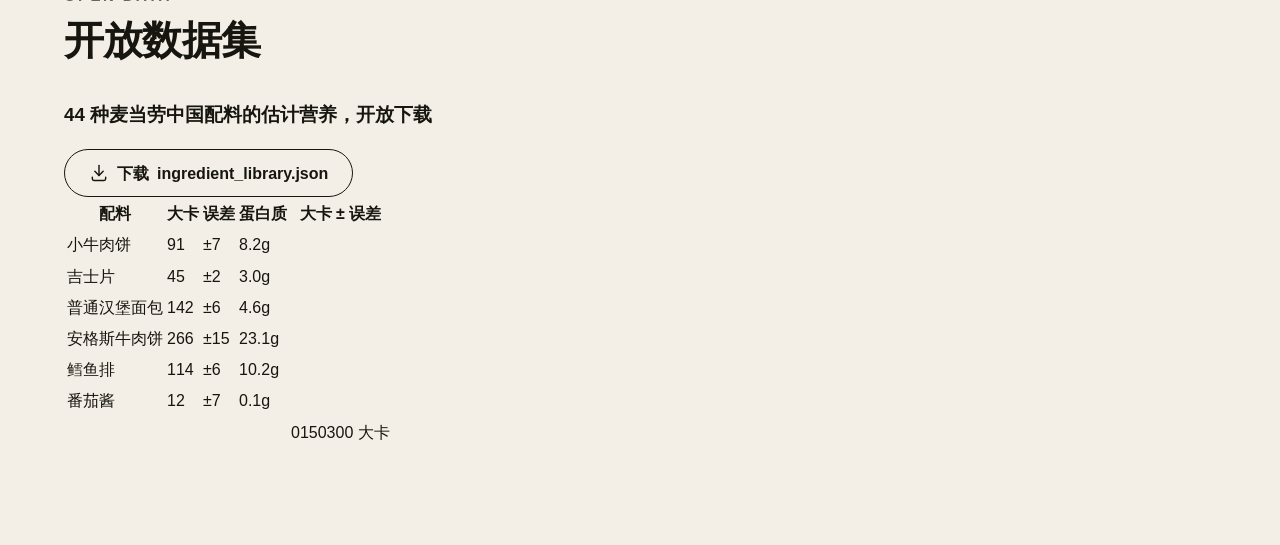
<file: docs/mockups/install/v3-pair.html>
<!doctype html><html lang="zh-CN"><head><meta charset="utf-8"><meta name="viewport" content="width=device-width, initial-scale=1">
<base href="../../../site/"><title>装 · 双屏并排</title><link rel="stylesheet" href="assets/css/site.css"><style>
body{background:var(--paper)}
.player,.promo{position:relative;margin:0}
.player video,.promo video{display:block;width:100%;height:auto;background:#000}
.player video{aspect-ratio:16/9;border-radius:14px;box-shadow:0 1px 0 rgba(23,21,15,.06),0 18px 40px -18px rgba(23,21,15,.35)}
.big-play{position:absolute;left:50%;top:50%;display:flex;align-items:center;justify-content:center;width:84px;height:84px;margin:-62px 0 0 -42px;border:0;border-radius:50%;background:var(--red);color:var(--paper);cursor:pointer;box-shadow:0 10px 30px -8px rgba(210,58,30,.55)}
.big-play svg{width:34px;height:34px;margin-left:4px;fill:currentColor}
.big-play.sm{width:60px;height:60px;margin:-30px 0 0 -30px}.big-play.sm svg{width:24px;height:24px}
.player figcaption{display:flex;align-items:baseline;gap:12px;margin-top:14px;font-size:14px;color:var(--ink-3)}
.player figcaption b{font-size:16px;color:var(--ink)}
.steps3{list-style:none;margin:0;padding:0}
.st-h{display:flex;align-items:center;gap:14px}
.st-h h3{margin:0;font-family:"MG Heavy",var(--cn);font-weight:900;font-size:26px;line-height:1.2}
.st-h .stamp{font-size:18px}
.jump{display:inline-flex;align-items:center;gap:4px;margin-left:auto;height:30px;padding:0 12px 0 9px;border:1.5px solid var(--rule-2);border-radius:999px;background:none;font-family:var(--num);font-weight:700;font-size:15px;color:var(--ink-2);cursor:pointer}
.jump svg{width:13px;height:13px;fill:currentColor}
.st p{margin:14px 0 0;font-size:15px;line-height:1.8;color:var(--ink-2)}
.st p code{font-family:var(--mono);font-size:14px;color:var(--ink)}
.st .say{margin-top:6px;font-size:21px;line-height:1.5;font-weight:600;color:var(--ink)}
.st .code{margin-top:16px;font-size:13px;padding:16px 56px 16px 18px}
.st .note{font-size:14px;color:var(--ink-3)}
.sec{display:flex;align-items:center;gap:16px;margin:0;font-family:"MG Heavy",var(--cn);font-weight:900;font-size:40px}

.v3 .screens{display:grid;grid-template-columns:minmax(0,1fr) 300px;gap:32px;align-items:end}
.v3 .promo video{border-radius:14px;aspect-ratio:9/16;box-shadow:0 18px 40px -18px rgba(23,21,15,.35)}
.v3 .promo figcaption,.v3 .cap{display:flex;align-items:baseline;gap:12px;margin-top:14px;font-size:14px;color:var(--ink-3)}
.v3 .cap b{font-size:16px;color:var(--ink)}
.v3 .checklist{margin-top:72px}
.v3 .steps3{display:grid;grid-template-columns:repeat(3,minmax(0,1fr));gap:0;margin-top:24px;border-top:2px solid var(--ink)}
.v3 .st{padding:26px 32px 30px;border-left:1px solid var(--rule)}
.v3 .st:first-child{padding-left:0;border-left:0}.v3 .st:last-child{padding-right:0}
.v3 .tick{display:inline-block;width:26px;height:26px;margin-left:auto;border:2px solid var(--rule-2);border-radius:6px}
.v3 .st .jump{margin-left:0}
.v3 .st-h{flex-wrap:wrap}
</style></head>
<body><svg width="0" height="0" style="position:absolute" aria-hidden="true">
  <defs>
    <symbol id="g-m" viewBox="0 0 640 708"><path d="M0 708V40Q0 0 40 0H600Q640 0 640 40V708H490V160Q490 130 460 130H425Q395 130 395 160V708H245V160Q245 130 215 130H180Q150 130 150 160V708Z"/></symbol>
    <symbol id="i-github" viewBox="0 0 24 24"><path d="M15 22v-4a4.8 4.8 0 0 0-1-3.5c3 0 6-2 6-5.5.08-1.25-.27-2.48-1-3.5.28-1.15.28-2.35 0-3.5 0 0-1 0-3 1.5-2.64-.5-5.36-.5-8 0C6 2 5 2 5 2c-.3 1.15-.3 2.35 0 3.5A5.403 5.403 0 0 0 4 9c0 3.5 3 5.5 6 5.5-.39.49-.68 1.05-.85 1.65-.17.6-.22 1.23-.15 1.85v4"/><path d="M9 18c-4.51 2-5-2-7-2"/></symbol>
    <symbol id="i-star" viewBox="0 0 24 24"><path d="M12 2.5l2.94 5.96 6.56.95-4.75 4.63 1.12 6.54L12 17.5l-5.87 3.08 1.12-6.54L2.5 9.41l6.56-.95z"/></symbol>
    <symbol id="i-arrow" viewBox="0 0 24 24"><path d="M5 12h14"/><path d="m13 6 6 6-6 6"/></symbol>
    <symbol id="i-download" viewBox="0 0 24 24"><path d="M12 3v12"/><path d="m7 10 5 5 5-5"/><path d="M4 17v2a2 2 0 0 0 2 2h12a2 2 0 0 0 2-2v-2"/></symbol>
    <symbol id="i-copy" viewBox="0 0 24 24"><rect x="8" y="8" width="13" height="13" rx="2"/><path d="M4 16a2 2 0 0 1-2-2V4a2 2 0 0 1 2-2h10a2 2 0 0 1 2 2"/></symbol>
    <symbol id="i-check" viewBox="0 0 24 24"><path d="M20 6 9 17l-5-5"/></symbol>
    <symbol id="i-chev" viewBox="0 0 24 24"><path d="m6 9 6 6 6-6"/></symbol>
    <symbol id="i-ok" viewBox="0 0 24 24"><circle cx="12" cy="12" r="11"/><path d="m7.5 12.3 3 3 6-6.6"/></symbol>
    <symbol id="i-pin" viewBox="0 0 24 24"><path d="M20 10c0 5-5.54 10.19-7.4 11.8a1 1 0 0 1-1.2 0C9.54 20.19 4 15 4 10a8 8 0 0 1 16 0"/><circle cx="12" cy="10" r="3"/></symbol>
    <symbol id="i-minus" viewBox="0 0 24 24"><path d="M5 12h14"/></symbol>
    <symbol id="i-plus" viewBox="0 0 24 24"><path d="M5 12h14"/><path d="M12 5v14"/></symbol>
    <symbol id="i-click" viewBox="0 0 24 24"><path d="M14 4.1 12 6"/><path d="m5.1 8-2.9-.8"/><path d="m6 12-1.9 2"/><path d="M7.2 2.2 8 5.1"/><path d="M9.04 9.69a.5.5 0 0 1 .65-.65l11 4.5a.5.5 0 0 1-.07.95l-4.35 1.04a1 1 0 0 0-.74.74l-1.04 4.35a.5.5 0 0 1-.95.07z"/></symbol>
    <symbol id="i-ban" viewBox="0 0 24 24"><circle cx="12" cy="12" r="9"/><path d="m5.7 5.7 12.6 12.6"/></symbol>
    <symbol id="i-leg" viewBox="0 0 24 24"><path d="M15.4 15.63a7.875 6 135 1 1 6.23-6.23 4.5 3.43 135 0 0-6.23 6.23"/><path d="m8.29 12.71-2.6 2.6a2.5 2.5 0 1 0-1.65 4.65A2.5 2.5 0 1 0 8.7 18.3l2.59-2.59"/></symbol>
    <symbol id="i-burger" viewBox="0 0 24 24"><path d="M4 10.5C4 7 7.6 4 12 4s8 3 8 6.5z"/><path d="M3 14c1.5-1.2 3-1.2 4.5 0s3 1.2 4.5 0 3-1.2 4.5 0 3 1.2 4.5 0"/><path d="M4 17.5h16v.5a2 2 0 0 1-2 2H6a2 2 0 0 1-2-2z"/></symbol>
    <symbol id="i-nugget" viewBox="0 0 24 24"><path d="M4.6 8.2c1.2-3 5-4.3 7.6-2.6 2.3 1.5 2.6 4.6.9 6.6-1.9 2.2-5.6 2.7-7.6 1.1-1.5-1.2-1.7-3.3-.9-5.1z"/><path d="M14.6 13.4c1.8-1 4.6-.5 5.5 1.4.8 1.7.1 3.8-1.7 4.6-1.9.9-4.4.4-5.3-1.4-.8-1.6-.2-3.7 1.5-4.6z"/><path d="M7.5 9.5l1 .6M10 8.2l.4 1M17 16l.8.4"/></symbol>
    <symbol id="i-arm" viewBox="0 0 24 24"><path d="M12.41 13.02A5 5 0 0 1 22 15c0 3.87-4 7-9 7-4.08 0-8.15-.82-10.37-2.46-.43-.32-.63-.83-.62-1.36C2.12 12.72 2.63 2 10 2a3 3 0 0 1 3 3 2 2 0 0 1-2 2c-1.1 0-1.64-.44-2-1"/><path d="M15 14a5 5 0 0 0-7.58 2"/><path d="M9.96 6.83C8.02 7.98 9.5 13 8 15"/></symbol>
    <symbol id="i-back" viewBox="0 0 24 24"><path d="M9.5 3v2.6L4.6 7.4A2 2 0 0 0 3.3 9.3v2.4M14.5 3v2.6l4.9 1.8a2 2 0 0 1 1.3 1.9v2.4"/><path d="M6.3 9.2c.2 4.4 1.2 8 2.2 11.8h7c1-3.8 2-7.4 2.2-11.8"/><path d="M12 7.2v3M12 12.4v2.6M12 17.2v2.2"/><path d="M8.7 9.6c.9 1.4 1.9 2.1 2.9 2.2M15.3 9.6c-.9 1.4-1.9 2.1-2.9 2.2"/></symbol>
    <symbol id="i-wing" viewBox="0 0 24 24"><path d="M3.6 12.6C3.4 9.6 5 7.2 8 6.2c4.2-1.4 9-1.5 13-1.2-.6 3.1-2.4 5.6-5.2 6.8.2 2-1.2 3.6-3.4 3.8.1 2.1-1.6 3.6-3.9 3.5-2.9-.2-4.7-2.9-4.9-6.5z"/><path d="M7.6 10.4c2.6-1.2 5.6-1.9 8.6-2.1"/></symbol>
    <symbol id="i-milk" viewBox="0 0 24 24"><path d="M8 2h8"/><path d="M9 2v2.8L7 8v12a2 2 0 0 0 2 2h6a2 2 0 0 0 2-2V8l-2-3.2V2"/><path d="M7 15a6.5 6.5 0 0 1 5 0 6.5 6.5 0 0 0 5 0"/></symbol>
    <symbol id="i-any" viewBox="0 0 24 24"><circle cx="12" cy="12" r="9"/><path d="M8 12h8M12 8v8"/></symbol>
  </defs>
</svg>
<header class="top">
  <div class="wrap">
    <a class="brand" href="#" data-go="" aria-label="Gyᗰ 麦门健身房，回到首页">
      <span class="gy">Gy<span class="m"><svg aria-hidden="true"><use href="#g-m"/></svg></span></span><span class="cn">麦门健身房</span>
    </a>
    <!-- 单字 + 不重复单字的短说明；当前页（router.js 标 aria-current）下面一道红笔线。GitHub 由右边的 Star 按钮负责，不再单列 -->
    <nav class="nav" aria-label="主导航">
      <a href="#/练" data-go="练"><b>练</b><span>点餐方案</span><svg class="nav-pen" viewBox="0 0 302 24" preserveAspectRatio="none" aria-hidden="true"><path pathLength="1" d="M4.0 8.0 C5.0 9.5 6.7 15.7 10.0 17.0 C13.3 18.3 14.1 17.0 24.0 16.0 C54.4 12.3 115.3 9.0 161.0 9.3 C206.7 8.8 252.3 11.6 298.0 13.7"/></svg></a>
      <a href="#/拆" data-go="拆"><b>拆</b><span>只吃馅</span><svg class="nav-pen" viewBox="0 0 302 24" preserveAspectRatio="none" aria-hidden="true"><path pathLength="1" d="M4.0 8.0 C5.0 9.5 6.7 15.7 10.0 17.0 C13.3 18.3 14.1 17.0 24.0 16.0 C54.4 12.3 115.3 9.0 161.0 9.3 C206.7 8.8 252.3 11.6 298.0 13.7"/></svg></a>
      <a href="#/装" data-go="装" aria-current="page"><b>装</b><span>WorkBuddy</span><svg class="nav-pen" viewBox="0 0 302 24" preserveAspectRatio="none" aria-hidden="true"><path pathLength="1" d="M4.0 8.0 C5.0 9.5 6.7 15.7 10.0 17.0 C13.3 18.3 14.1 17.0 24.0 16.0 C54.4 12.3 115.3 9.0 161.0 9.3 C206.7 8.8 252.3 11.6 298.0 13.7"/></svg></a>
    </nav>
    <a class="btn btn-line btn-sm" href="https://github.com/linzhiqin2003/maimen-gym" data-repo aria-label="在 GitHub 上 Star"><svg class="i"><use href="#i-star"/></svg><span class="btn-long">在 GitHub 上 </span>Star</a>
  </div>
</header>
<section class="view page coach v3" id="v-install">
  <div class="page-head wrap">
    <a class="back" href="#"><svg class="i"><use href="#i-arrow"/></svg>回到首页</a>
    <img class="page-avatar" src="assets/img/buddy-nugget.webp" alt="" width="420" height="584">
    <div class="ph-text">
      <div class="kicker">INSTALL</div>
      <h1 class="page-title"><span class="ib">装 ·</span> <span class="ib"><span class="pen-mark">装到 WorkBuddy<svg class="pen pen-u" viewBox="0 0 302 24" preserveAspectRatio="none" aria-hidden="true"><path pathLength="1" d="M4.0 8.0 C5.0 9.5 6.7 15.7 10.0 17.0 C13.3 18.3 14.1 17.0 24.0 16.0 C54.4 12.3 115.3 9.0 161.0 9.3 C206.7 8.8 252.3 11.6 298.0 13.7"/></svg></span></span></h1>
      <p>三组动作：装 Skill、接麦当劳 MCP、开口说一句。跟着 78 秒的视频做一遍就好。</p>
    </div>
  </div>
  <div class="wrap page-body">
    <div class="screens">
      <div><figure class="player "><video preload="none" playsinline poster="assets/img/install-tutorial-poster.webp" src="assets/video/install-tutorial.mp4"></video>
      <button class="big-play" type="button" aria-label="播放安装教程"><svg viewBox="0 0 24 24" aria-hidden="true"><path d="M8 5.5v13l11-6.5z"/></svg></button></figure><div class="cap"><b>安装教程</b><span>1:18 · 跟着做一遍</span></div></div>
      <div><figure class="promo "><video preload="none" playsinline poster="assets/img/promo-poster.webp" src="assets/video/promo.mp4"></video>
      <button class="big-play sm" type="button" aria-label="播放宣传片"><svg viewBox="0 0 24 24" aria-hidden="true"><path d="M8 5.5v13l11-6.5z"/></svg></button></figure><div class="cap"><b>宣传片</b><span>0:28</span></div></div>
    </div>
    <div class="checklist"><h2 class="sec">三组动作</h2>
      <ol class="steps3"><li class="st "><div class="st-h"><span class="stamp">01</span><h3>装 Skill</h3><button class="jump" type="button"><svg viewBox="0 0 24 24" aria-hidden="true"><path d="M8 5.5v13l11-6.5z"/></svg>0:06</button></div><div class="code"><span class="ln"><span class="pr">$</span>git clone https://github.com/linzhiqin2003/maimen-gym.git</span><span class="ln"><span class="pr">$</span>cd maimen-gym &amp;&amp; python3 install.py --target workbuddy</span><button class="copy" type="button" aria-label="复制命令"><svg class="i"><use href="#i-copy"/></svg></button></div>
        <p class="note">装好后在 WorkBuddy 的技能页确认 maimen-gym 已开启</p></li><li class="st "><div class="st-h"><span class="stamp">02</span><h3>接麦当劳 MCP</h3><button class="jump" type="button"><svg viewBox="0 0 24 24" aria-hidden="true"><path d="M8 5.5v13l11-6.5z"/></svg>0:22</button></div><p>在 <code>open.mcd.cn/mcp</code> 申请麦当劳 MCP Token，然后在 WorkBuddy 的连接器里添加麦当劳 MCP，粘贴配置、点信任。</p></li><li class="st "><div class="st-h"><span class="stamp">03</span><h3>开口说一句</h3><button class="jump" type="button"><svg viewBox="0 0 24 24" aria-hidden="true"><path d="M8 5.5v13l11-6.5z"/></svg>0:47</button></div><p>新建任务，直接说：</p><p class="say">「今晚练腿，500 大卡以内，蛋白质 30 克，人民广场附近」</p></li></ol></div>

    <div style="height:24px"></div>
    <div class="sub-head"><div class="kicker">OPEN DATA</div><h2>开放数据集</h2></div>
    <div class="data">
      <div>
        <h3><span class="ph"><span class="n">44</span> 种麦当劳中国配料的</span><span class="ph">估计营养，开放下载</span></h3>
        <div class="dl"><a class="btn btn-line" href="https://github.com/linzhiqin2003/maimen-gym/blob/main/data/ingredient_library.json" data-repo-path="data/ingredient_library.json"><svg class="i"><use href="#i-download"/></svg><span>下载</span>ingredient_library.json</a></div>
      </div>
      <div>
        <table class="ing">
          <thead><tr><th>配料</th><th class="r">大卡</th><th class="r">误差</th><th class="r">蛋白质</th><th class="bar barh">大卡 ± 误差</th></tr></thead>
          <tbody>
            <tr><td class="nm">小牛肉饼</td><td class="k r">91</td><td class="e r">±7</td><td class="p r">8.2<span>g</span></td><td class="bar"><div class="whisk"><span class="rg" style="left:28%;width:4.67%"></span><span class="pt" style="left:30.33%"></span></div></td></tr>
            <tr><td class="nm">吉士片</td><td class="k r">45</td><td class="e r">±2</td><td class="p r">3.0<span>g</span></td><td class="bar"><div class="whisk"><span class="rg" style="left:14.33%;width:1.33%"></span><span class="pt" style="left:15%"></span></div></td></tr>
            <tr><td class="nm">普通汉堡面包</td><td class="k r">142</td><td class="e r">±6</td><td class="p r">4.6<span>g</span></td><td class="bar"><div class="whisk"><span class="rg" style="left:45.33%;width:4%"></span><span class="pt" style="left:47.33%"></span></div></td></tr>
            <tr><td class="nm">安格斯牛肉饼</td><td class="k r">266</td><td class="e r">±15</td><td class="p r">23.1<span>g</span></td><td class="bar"><div class="whisk"><span class="rg" style="left:83.67%;width:10%"></span><span class="pt" style="left:88.67%"></span></div></td></tr>
            <tr><td class="nm">鳕鱼排</td><td class="k r">114</td><td class="e r">±6</td><td class="p r">10.2<span>g</span></td><td class="bar"><div class="whisk"><span class="rg" style="left:36%;width:4%"></span><span class="pt" style="left:38%"></span></div></td></tr>
            <tr><td class="nm">番茄酱</td><td class="k r">12</td><td class="e r">±7</td><td class="p r">0.1<span>g</span></td><td class="bar"><div class="whisk"><span class="rg" style="left:1.67%;width:4.67%"></span><span class="pt" style="left:4%"></span></div></td></tr>
          </tbody>
          <tfoot class="scale-row"><tr><td colspan="4"></td><td class="bar"><div class="scale"><span>0</span><span>150</span><span>300 大卡</span></div></td></tr></tfoot>
        </table>
      </div>
    </div>
  </div>
</section>
</body></html>
</file>
<file: site/assets/css/site.css>
/* Gyᗰ 麦门健身房 · 项目主页样式。基础版式来自 docs/mockups/portal-d.html（训练计划表方向，用户选定），后面追加首屏小人入口、三个信息页和转场。 */
:root{
  --paper:#F3EFE6;
  --sheet:#FBF9F4;
  --code:#E8E3D7;
  --ink:#17150F;
  --ink-2:#47433B;
  --ink-3:#6B655A;
  --rule:#D5CEBF;
  --rule-2:#BDB5A4;
  --red:#D23A1E;
  --red-ink:#B02E14;
  --cn:"PingFang SC","Hiragino Sans GB","Noto Sans SC",sans-serif;
  --cond:"Avenir Next Condensed","Bahnschrift","Roboto Condensed","Arial Narrow","Helvetica Neue","PingFang SC",sans-serif-condensed,sans-serif;
  --num:"DIN Condensed","Bahnschrift","Roboto Condensed","Arial Narrow","Avenir Next Condensed","Helvetica Neue",sans-serif-condensed,sans-serif;
  --mono:"SF Mono",Menlo,monospace;
  --gutter:64px;
}
*{box-sizing:border-box}
html{-webkit-text-size-adjust:100%}
body{margin:0;background:var(--paper);color:var(--ink);font-family:var(--cn);font-size:16px;line-height:1.7;-webkit-font-smoothing:antialiased}
a{color:inherit;text-decoration:none}
svg.i{width:20px;height:20px;flex:none;fill:none;stroke:currentColor;stroke-width:1.75;stroke-linecap:round;stroke-linejoin:round}
.wrap{max-width:1408px;margin:0 auto;padding:0 var(--gutter)}
.nw{white-space:nowrap}
/* ᗰ：自绘方肩字形（墨色，与大写字母等高），只在字下留一条细红线做点缀，不依赖任何系统字体 */
.m{position:relative;display:inline-block;margin:0 .01em 0 .035em;color:inherit;font-style:normal}
.m svg{display:block;width:.64em;height:.708em;fill:currentColor}
.m::after{content:"";position:absolute;left:0;right:0;top:calc(100% + max(3px,.075em));height:max(3px,.045em);background:var(--red)}
/* 分隔点：换行时落在行首的那个点被裁掉，行首行尾都不会挂着「·」 */
.sep{display:flex;flex-wrap:wrap;margin-left:-1.1em;clip-path:inset(-4px -4px -4px 1.1em)}
.sep>span{white-space:nowrap}
.sep>span::before{content:"·";display:inline-block;width:1.1em;text-align:center}

/* ---------- top bar ---------- */
.top{border-bottom:1px solid var(--rule)}
.top .wrap{display:flex;align-items:center;gap:40px;height:72px}
.brand{display:flex;align-items:baseline;gap:10px;white-space:nowrap}
.brand .gy{font-family:var(--cond);font-weight:800;font-stretch:condensed;font-size:28px;line-height:1;letter-spacing:-.005em}
.brand .cn{font-weight:600;font-size:17px;letter-spacing:.02em}
/* 导航（docs/mockups/nav/，用户选定 A「字加说明」）：粗体单字 + 不重复单字的短说明；
   当前页下面一道红笔线（切页时画出来），悬停时画一道浅色的 */
.nav{display:flex;align-items:center;gap:34px;margin-left:auto;font-size:14px;color:var(--ink-2)}
.nav a{position:relative;display:flex;align-items:baseline;gap:7px;padding:8px 0;white-space:nowrap;transition:color .2s}
.nav b{font-family:"MG Heavy",var(--cn);font-weight:900;font-size:19px;line-height:1;color:var(--ink)}
.nav span{line-height:1}
.nav a:hover,.nav a[aria-current="page"]{color:var(--ink)}
.nav-pen{position:absolute;left:-5%;bottom:-3px;width:110%;height:9px;overflow:visible;fill:none;stroke:var(--red);stroke-width:3;stroke-linecap:round;opacity:0;pointer-events:none}
.nav-pen path{stroke-dasharray:1 1;stroke-dashoffset:0}
.nav a[aria-current="page"] .nav-pen{opacity:1}
.nav a[aria-current="page"] .nav-pen path{animation:pen-draw .45s cubic-bezier(.6,0,.3,1) .3s both}
.nav a:hover:not([aria-current]) .nav-pen{opacity:1;stroke:var(--rule-2)}
.nav a:hover:not([aria-current]) .nav-pen path{animation:pen-draw .3s cubic-bezier(.6,0,.3,1) both}
.nav a:focus-visible{outline:2px solid var(--ink);outline-offset:4px;border-radius:2px}
.btn{display:inline-flex;align-items:center;gap:8px;height:48px;padding:0 24px;border-radius:999px;font-size:16px;font-weight:600;white-space:nowrap;transition:background-color .2s,color .2s,border-color .2s,transform .2s}
.btn:active{transform:translateY(1px)}
.btn-line{border:1.5px solid var(--ink);color:var(--ink)}
.btn-line:hover{background:var(--ink);color:var(--paper)}
.btn-sm{height:40px;padding:0 18px;font-size:15px}

/* training log（上边距见下方 #v-train .log） */
.log{border-top:4px solid var(--ink)}
.log-head{display:flex;flex-wrap:wrap;align-items:baseline;column-gap:28px;row-gap:8px;padding:18px 0 14px;border-bottom:1px solid var(--ink)}
.log-tag{font-family:var(--cond);font-weight:800;font-stretch:condensed;font-size:40px;line-height:1;letter-spacing:.01em;white-space:nowrap}
.log-tag em{font-style:normal;color:var(--red)}
.log-sub{display:flex;flex-wrap:wrap;align-items:center;column-gap:10px;font-size:16px}
.log-sub strong{display:inline-flex;align-items:center;gap:8px;font-weight:600;white-space:nowrap}
.log-sub .motto{color:var(--ink-2)}
.log-sub svg.i{width:22px;height:22px;color:var(--ink)}
.log-store{display:flex;align-items:center;gap:6px;margin-left:auto;font-size:14px;color:var(--ink-3);white-space:nowrap}
.log-store svg.i{width:16px;height:16px}
.sets{width:100%;border-collapse:collapse}
.sets th{font-size:13px;font-weight:500;color:var(--ink-3);text-align:left;padding:12px 16px 8px 0;border-bottom:1px solid var(--rule)}
.sets td{padding:13px 16px 13px 0;border-bottom:1px solid var(--rule);vertical-align:middle}
.sets .no{width:64px;font-family:var(--num);font-weight:700;font-size:26px;color:var(--ink-3);padding-top:16px}
.sets .act{display:flex;align-items:center;gap:12px;font-size:20px;font-weight:600;line-height:1.35}
.sets .act svg.i{width:24px;height:24px;color:var(--ink-2)}
.sets .qty{width:150px;white-space:nowrap}
.sets .qty b{font-family:var(--num);font-weight:700;font-size:34px;line-height:1;vertical-align:-3px}
.sets .qty span{font-size:15px;color:var(--ink-2);margin-left:4px}
.sets .how{width:34%;font-size:16px;color:var(--ink-2)}
.sets .how.none{color:var(--ink-3)}
.sets .how.cut{color:var(--ink);font-weight:600}
.sets .how.cut::before{content:"";display:inline-block;width:7px;height:7px;border-radius:50%;background:var(--ink);margin-right:10px;vertical-align:2px}
.sets tr.tip td{padding:12px 0;font-size:15px;color:var(--ink-2);border-bottom:0}
.sets tr.tip .k{font-weight:600;color:var(--ink);margin-right:8px}
.sets.is-empty thead{display:none}
.sets tr.empty td{padding:32px 0 36px;font-size:18px;color:var(--ink-2);border-bottom:0}
.empty-line{display:flex;align-items:center;gap:12px}
.empty-line svg.i{width:24px;height:24px;color:var(--ink-3)}
.score{display:grid;grid-template-columns:repeat(4,1fr);border-top:2px solid var(--ink);border-bottom:1px solid var(--ink)}
.score.c3{grid-template-columns:repeat(3,1fr)}
.score>div{min-width:0;padding:14px 24px 14px;border-left:1px solid var(--rule)}
.score>div:first-child{border-left:0;padding-left:0}
.score .k{font-size:13px;color:var(--ink-3)}
.score .v{display:flex;align-items:baseline;gap:6px;margin-top:2px}
.score .v b{font-family:var(--num);font-weight:700;font-size:58px;line-height:.9;letter-spacing:-.005em}
.score .v span{font-size:15px;color:var(--ink-2)}
.score .price b{color:var(--red)}
.score .s{margin-top:4px;font-size:14px;color:var(--ink-3)}

/* ---------- sections ---------- */
.kicker{display:flex;align-items:center;gap:12px;font-family:var(--cond);font-weight:700;font-stretch:condensed;font-size:15px;letter-spacing:.16em;color:var(--ink-3)}
.kicker::after{content:"";width:40px;height:2px;background:var(--rule-2)}

.versus{margin-top:72px}
.versus-head{display:flex;align-items:baseline;justify-content:space-between;gap:24px;padding-bottom:14px;border-bottom:1px solid var(--ink)}
.versus-head h2{margin:0;font-size:24px;font-weight:600}
.versus-head p{margin:0;font-size:15px;color:var(--ink-2)}
.vs{display:grid;grid-template-columns:1fr 88px 1fr;align-items:stretch;border-bottom:1px solid var(--ink)}
.side{padding:32px 0 36px}
.side.b{text-align:left}
.side .lab{font-size:16px;font-weight:600}
.side .big{display:flex;align-items:baseline;gap:10px;margin:14px 0 12px}
.side .big b{font-family:var(--num);font-weight:700;font-size:112px;line-height:.85}
.side.a .big b{color:var(--ink-3)}
.side.b .big b{color:var(--red)}
.side .big span{font-size:15px;color:var(--ink-3);writing-mode:vertical-rl;letter-spacing:.2em;padding-bottom:4px}
.side .what{font-size:16px;line-height:1.7}
.side .st{margin-top:6px;font-size:15px;color:var(--ink-2)}
.vs-mid{display:flex;align-items:center;justify-content:center;position:relative}
.vs-mid::before{content:"";position:absolute;top:0;bottom:0;left:50%;border-left:1px solid var(--rule)}
.vs-mid span{position:relative;background:var(--paper);padding:10px 0;font-family:var(--cond);font-weight:800;font-stretch:condensed;font-size:28px;color:var(--ink-3)}

/* generator */
.params{display:grid;grid-template-columns:1fr 1fr 2fr 1.15fr;border-top:2px solid var(--ink);border-bottom:1px solid var(--ink)}
.params .f{padding:18px 28px 22px;border-left:1px solid var(--rule)}
.params .f:first-child{border-left:0;padding-left:0}
.params .f:last-child{padding-right:0}
.lb{display:block;font-size:13px;color:var(--ink-3)}
.stepper{display:flex;align-items:center;gap:10px;margin-top:8px}
.stepper output{font-family:var(--num);font-weight:700;font-size:56px;line-height:1}
.stepper .u{font-size:16px;color:var(--ink-2);margin-right:auto;padding-top:14px}
.round{display:inline-flex;align-items:center;justify-content:center;width:44px;height:44px;border-radius:50%;border:1.5px solid var(--rule-2);background:none;color:var(--ink);cursor:pointer;transition:border-color .2s}
.round:hover{border-color:var(--ink)}
.round svg.i{width:18px;height:18px}
.chips{display:flex;flex-wrap:wrap;gap:8px;margin-top:14px}
.chip{display:inline-flex;align-items:center;height:44px;padding:0 17px;border-radius:999px;border:1.5px solid var(--rule-2);font-size:15px;color:var(--ink-2);background:none;font-family:inherit;cursor:pointer;transition:border-color .2s,color .2s}
.chip:hover{border-color:var(--ink);color:var(--ink)}
.chip[aria-pressed="true"]{background:var(--ink);border-color:var(--ink);color:var(--paper)}
.place{display:flex;align-items:center;gap:10px;margin-top:14px;font-size:20px;font-weight:600}
.place svg.i{width:20px;height:20px;color:var(--ink-2)}
.store-note{margin-top:4px;font-size:14px;color:var(--ink-3)}

/* 选方案：几个方案横排成一行（有几个就几列），选中的那列顶上加粗线、价格变红；所选方案的详情就是下面的训练单 */
.pick{margin-top:56px}
.res-head{display:flex;align-items:baseline;justify-content:space-between;padding-bottom:12px;border-bottom:2px solid var(--ink);font-size:13px;color:var(--ink-3)}
.ranks{list-style:none;margin:0;padding:0;display:grid;grid-auto-flow:column;grid-auto-columns:minmax(0,1fr)}
.ranks li{padding:20px 28px 22px;border-bottom:1px solid var(--rule);border-left:1px solid var(--rule);cursor:pointer;outline:none;transition:box-shadow .2s}
.ranks li:first-child{border-left:0;padding-left:0}
.ranks li:last-child{padding-right:0}
.ranks li.on{box-shadow:inset 0 3px 0 var(--ink)}
.ranks li:focus-visible{box-shadow:inset 0 3px 0 var(--ink),inset 0 -2px 0 var(--ink)}
.ranks .pos{font-size:14px;font-weight:600;color:var(--ink-2)}
.ranks b{display:block;margin-top:6px;font-family:var(--num);font-weight:700;font-size:56px;line-height:.9;color:var(--ink-3);transition:color .2s}
.ranks li:hover b{color:var(--ink)}
.ranks li.on b{color:var(--red)}
.ranks p{margin:12px 0 0;font-size:15px;font-weight:600;line-height:1.65;text-wrap:pretty}
.ranks .st{margin-top:4px;font-size:14px;color:var(--ink-2)}
.ranks .none{grid-column:1/-1;padding:24px 0;border-left:0;font-size:16px;color:var(--ink-2);cursor:default}

/* 训练单最后一节：怎么下单。标签对齐表格的「#」列，内容对齐「动作」列 */
.log-order{display:grid;grid-template-columns:64px minmax(0,1fr);padding:16px 0 18px;border-bottom:1px solid var(--ink)}
.log-order[hidden]{display:none}
.log-order .k{padding-top:3px;font-size:13px;color:var(--ink-3)}
.log-order .order{margin:0;padding:0;list-style:none;font-size:16px;line-height:1.7}
.log-order .order li{display:flex;gap:10px}
.log-order .order li+li{margin-top:4px}
.log-order .order .x{font-family:var(--num);font-weight:700;font-size:18px;white-space:nowrap;padding-top:1px}
.log-order .note{margin:6px 0 0;font-size:14px;color:var(--ink-3)}

/* 「怎么算」收起时只是对比下面的一个链接；点开后箭头翻转，内容从下面浮上来 */
.calc-more{margin-top:20px}
.calc-more>summary{display:inline-flex;align-items:center;gap:6px;min-height:44px;font-size:16px;font-weight:600;color:var(--ink);cursor:pointer;list-style:none;user-select:none}
.calc-more>summary::-webkit-details-marker{display:none}
.calc-more>summary span{border-bottom:1.5px solid var(--rule-2);transition:border-color .2s}
.calc-more>summary:hover span{border-color:var(--ink)}
.calc-more>summary svg.i{width:18px;height:18px;transition:transform .25s cubic-bezier(.2,.8,.2,1)}
.calc-more[open]>summary svg.i{transform:rotate(180deg)}
.calc-more>summary:focus-visible{outline:2px solid var(--ink);outline-offset:4px;border-radius:2px}
.calc-more[open]>.calc{margin-top:12px;animation:rise .5s cubic-bezier(.2,.8,.2,1) both}
/* 怎么算：三步各用最有分量的那个数开头（左），右边一张小证据图（右）。方向见 docs/mockups/hiw/c-evidence.html */
.calc{border-top:2px solid var(--ink);border-bottom:1px solid var(--ink)}
.calc-row{display:grid;grid-template-columns:minmax(0,5fr) minmax(0,6fr);column-gap:88px;padding:40px 0 44px}
.calc-row+.calc-row{border-top:1px solid var(--rule)}
.calc-kick{display:flex;align-items:baseline;gap:10px;margin:0;font-size:20px;font-weight:600;line-height:1.3}
.calc-kick .no{font-family:var(--num);font-weight:700;font-size:15px;letter-spacing:.06em;color:var(--ink-3)}
.calc-hn{display:flex;flex-wrap:wrap;align-items:flex-end;gap:14px;margin-top:22px}
.calc-hn>b{font-family:var(--num);font-weight:700;font-size:120px;line-height:.76;letter-spacing:-.01em;font-variant-numeric:tabular-nums}
.calc-hn>b.from{color:var(--ink-3)}
.calc-hn>.arr{flex:none;align-self:center;width:28px;height:28px;margin-top:-6px;fill:none;stroke:var(--ink-3);stroke-width:1.5;stroke-linecap:round;stroke-linejoin:round}
.calc-hn>span{font-size:15px;line-height:1.5;color:var(--ink-2);white-space:nowrap}
.calc-txt>p{margin:22px 0 0;max-width:520px;font-size:15px;line-height:1.85;color:var(--ink-2);text-wrap:pretty}
.calc-txt .n{font-family:var(--num);font-weight:700;font-size:1.22em;line-height:1;color:var(--ink)}
.calc-ev{align-self:center;min-width:0}
.calc-cap{display:flex;flex-wrap:wrap;justify-content:space-between;gap:2px 16px;padding-bottom:10px;border-bottom:1px solid var(--rule);font-size:13px;color:var(--ink-3)}
/* 误差须：中点 --v、半宽 --e，按 0 到 --max 换算成百分比 */
.calc-wk,.calc-axis{display:grid;grid-template-columns:132px minmax(0,1fr) 92px;align-items:center;column-gap:16px}
.calc-wk{padding:12px 0;border-bottom:1px solid var(--rule)}
.calc-wk .nm{font-size:15px;font-weight:600;line-height:1.35}
.calc-wk .nm small{display:block;font-size:12px;font-weight:400;color:var(--ink-3)}
.calc-wk .v{font-family:var(--num);font-weight:700;font-size:22px;line-height:1;text-align:right;white-space:nowrap}
.calc-wk .v span{margin-left:3px;font-size:15px;color:var(--ink-3)}
.calc-wk .tr{position:relative;height:22px}
.calc-wk .rng{position:absolute;top:50%;left:calc((var(--v) - var(--e)) / var(--max) * 100%);width:calc(var(--e) * 2 / var(--max) * 100%);height:1.5px;background:var(--ink);transform:translateY(-50%)}
.calc-wk .rng::before,.calc-wk .rng::after{content:"";position:absolute;top:-5px;width:1.5px;height:12px;background:inherit}
.calc-wk .rng::before{left:0}
.calc-wk .rng::after{right:0}
.calc-wk .pt{position:absolute;top:50%;left:calc(var(--v) / var(--max) * 100%);width:9px;height:9px;border-radius:50%;background:var(--ink);transform:translate(-50%,-50%)}
.calc-wk.bad .nm,.calc-wk.bad .v,.calc-wk.bad .v span{color:var(--red-ink)}
.calc-wk.bad .rng{height:0;background:none;border-top:1.5px dashed var(--red-ink)}
.calc-wk.bad .rng::before,.calc-wk.bad .rng::after{top:-6.5px;background:var(--red-ink)}
.calc-wk.bad .pt{background:var(--paper);border:1.5px solid var(--red-ink)}
.calc-wk .why{position:absolute;right:0;top:-14px;font-size:12px;color:var(--red-ink);white-space:nowrap}
.calc-axis{padding-top:8px}
.calc-axis .sc{position:relative;height:14px;font-family:var(--num);font-weight:700;font-size:13px;color:var(--ink-3)}
.calc-axis .sc span{position:absolute;top:0;left:calc(var(--at) / var(--max) * 100%);transform:translateX(-50%)}
/* 一路筛下来还剩多少：长度按 --n / --max 线性换算，3 个方案几乎看不见，要的就是这个对比 */
.calc-at{display:grid;grid-template-columns:184px minmax(0,1fr);align-items:center;column-gap:20px;padding:13px 0;border-bottom:1px solid var(--rule)}
.calc-at .k{display:flex;align-items:baseline;gap:8px;white-space:nowrap}
.calc-at .k b{min-width:64px;font-family:var(--num);font-weight:700;font-size:28px;line-height:1;text-align:right}
.calc-at .k span{font-size:14px;color:var(--ink-2)}
.calc-at .bar{position:relative;height:12px;border-bottom:1px solid var(--rule-2)}
.calc-at .bar i{position:absolute;left:0;bottom:-1px;width:calc(var(--n) / var(--max) * 100%);height:12px;background:var(--ink);transform-origin:left}
.calc-at.win .k b{color:var(--red)}
.calc-at.win .bar i{width:5px;background:var(--red)}
.calc-at.win em{position:absolute;left:16px;top:50%;transform:translateY(-50%);font-style:normal;font-size:14px;font-weight:600;color:var(--red-ink);white-space:nowrap}
/* 核价：三组约束 × 前 3 个方案 */
.calc-tally{display:grid;grid-template-columns:repeat(3,minmax(0,1fr));column-gap:24px;padding:20px 0 18px;border-bottom:1px solid var(--rule)}
.calc-tally .gk{font-size:13px;color:var(--ink-3)}
.calc-tally .ok{display:flex;gap:10px;margin-top:10px}
.calc-tally .ok>svg{flex:none;width:40px;height:40px;fill:none;stroke:var(--ink);stroke-width:1;stroke-linecap:round;stroke-linejoin:round}
.calc-foot{display:flex;align-items:center;gap:12px;padding-top:14px;font-size:15px;color:var(--ink-2)}
.calc-foot b{font-weight:600;color:var(--ink)}
.calc-foot svg.i{width:18px;height:18px;color:var(--ink-3)}
/* 一行进入视口时（parts.js 加 .seen）：误差须从中点展开、条形从左长出来、对勾依次出现。
   动画只在「加类之后」从 0 长到原状，没有脚本或减少动态效果时就是完整的静态图 */
@keyframes calc-grow{from{scale:0 1}}
@keyframes calc-pop{from{scale:0;opacity:0}}
.calc-row.seen .rng,.calc-row.seen .bar i{animation:calc-grow .8s cubic-bezier(.2,.8,.2,1) both}
.calc-row.seen .calc-at:nth-child(3) .bar i{animation-delay:.08s}
.calc-row.seen .calc-at:nth-child(4) .bar i{animation-delay:.16s}
.calc-row.seen .calc-at:nth-child(5) .bar i{animation-delay:.24s}
.calc-row.seen .pt{animation:calc-pop .4s cubic-bezier(.3,1.4,.5,1) .3s both}
.calc-row.seen .ok>svg{animation:calc-pop .4s cubic-bezier(.3,1.4,.5,1) both}
.calc-row.seen .g:nth-child(1) .ok>svg:nth-child(2){animation-delay:.05s}
.calc-row.seen .g:nth-child(1) .ok>svg:nth-child(3){animation-delay:.1s}
.calc-row.seen .g:nth-child(2) .ok>svg:nth-child(1){animation-delay:.15s}
.calc-row.seen .g:nth-child(2) .ok>svg:nth-child(2){animation-delay:.2s}
.calc-row.seen .g:nth-child(2) .ok>svg:nth-child(3){animation-delay:.25s}
.calc-row.seen .g:nth-child(3) .ok>svg:nth-child(1){animation-delay:.3s}
.calc-row.seen .g:nth-child(3) .ok>svg:nth-child(2){animation-delay:.35s}
.calc-row.seen .g:nth-child(3) .ok>svg:nth-child(3){animation-delay:.4s}
@media (prefers-reduced-motion:reduce){.calc-row.seen *,.calc-more[open]>.calc{animation:none!important}.calc-more>summary svg.i{transition:none}}


/* install */
.code{position:relative;background:var(--code);border-radius:6px;padding:22px 64px 22px 24px;font-family:var(--mono);font-size:14px;line-height:1.9;color:var(--ink)}
.code .pr{display:inline-block;width:1.4em;text-indent:0;color:var(--ink-3);user-select:none}
.code .ln{display:block;padding-left:1.4em;text-indent:-1.4em;overflow-wrap:anywhere}
.copy{position:absolute;top:12px;right:12px;display:inline-flex;align-items:center;justify-content:center;width:40px;height:40px;border-radius:6px;border:0;background:none;color:var(--ink-2);cursor:pointer}
.copy:hover{color:var(--ink)}
.copy svg.i{width:18px;height:18px}


/* ---------- responsive ---------- */
@media (max-width:1180px){
  .calc-row{column-gap:56px}
  .params{grid-template-columns:1fr 1fr}
  .params .f:nth-child(3){border-left:0;padding-left:0}
  .params .f:nth-child(n+3){border-top:1px solid var(--rule)}
  .params .f:nth-child(2){padding-right:0}
}
@media (max-width:900px){
  :root{--gutter:32px}
  .top .wrap{gap:24px}
  .nav{gap:22px}
  .log-store{margin-left:0;flex-basis:100%}
  .sets .qty{width:92px}
  .sets .how{width:30%}
  .sets .act{white-space:nowrap}
  .score,.score.c3{grid-template-columns:repeat(2,1fr)}
  .score>div:nth-child(3){border-left:0;padding-left:0}
  .score>div:nth-child(n+3){border-top:1px solid var(--rule)}
  .score.c3>div:nth-child(3){grid-column:1/-1}
  .calc-row{grid-template-columns:minmax(0,1fr);row-gap:32px}
  .calc-txt>p{max-width:none}
}
/* 页眉两行：品牌 + Star 一行，导航单独一行。品牌、导航、完整 Star 按钮排一行要约 770px，再窄就会横向溢出（留 30px 余量） */
@media (max-width:800px){
  .top .wrap{height:auto;padding-top:12px;padding-bottom:4px;flex-wrap:wrap;column-gap:10px;row-gap:8px}
  .nav{order:3;width:100%;margin-left:0;justify-content:space-between;gap:0;border-top:1px solid var(--rule)}
  .nav a{padding:12px 0 11px}
  .top .btn-sm{margin-left:auto}
}
@media (max-width:640px){
  :root{--gutter:20px}
  body{font-size:15px}
  .nav b{font-size:17px}
  .top .btn-sm{height:40px;padding:0 13px;gap:6px;font-size:14px}
  .top .btn-sm svg.i{width:16px;height:16px}
  .brand{gap:8px}
  .brand .gy{font-size:24px}
  .brand .cn{font-size:15px}
  .log-head{flex-direction:column;align-items:flex-start;row-gap:10px}
  .log-tag{font-size:34px}
  .log-sub{row-gap:2px}
  .log-sub .motto{flex-basis:100%;font-size:15px}
  .sets thead{display:none}
  .sets,.sets tbody,.sets tr,.sets td{display:block;width:auto}
  .sets tr.row{display:grid;grid-template-columns:40px 72px 72px minmax(0,1fr);column-gap:12px;row-gap:6px;padding:16px 0;border-bottom:1px solid var(--rule)}
  .sets tr.row td{padding:0;border:0}
  .sets .no{grid-row:1/3;width:auto;font-size:22px;padding-top:2px}
  .sets tr.row td:nth-child(2){grid-column:2/5;grid-row:1}
  .sets .act{font-size:18px;white-space:normal}
  .sets .how.none{display:none}
  .sets .act svg.i{width:20px;height:20px}
  .sets .qty{grid-column:2;grid-row:2;width:auto}
  .sets .qty+.qty{grid-column:3}
  .sets .qty b{font-size:26px}
  .sets .how{grid-column:2/5;grid-row:3;width:auto;font-size:15px}
  .sets tr.tip td{padding:14px 0}
  .score .v b{font-size:50px}
  .score>div{padding:16px 0 16px 16px}
  .score>div:nth-child(odd){padding-left:0}
  .score>div:nth-child(2),.score>div:nth-child(4){padding-left:16px}
  .versus{margin-top:56px}
  .versus-head{flex-direction:column;align-items:flex-start;gap:4px}
  .versus-head h2{font-size:21px}
  .vs{grid-template-columns:1fr}
  .vs-mid{height:48px}
  .vs-mid::before{top:50%;bottom:auto;left:0;right:0;border-left:0;border-top:1px solid var(--rule)}
  .vs-mid span{padding:0 14px;font-size:22px}
  .side{padding:24px 0}
  .side .big b{font-size:84px}
  .params{grid-template-columns:1fr}
  .params .f,.params .f:nth-child(2),.params .f:nth-child(3){padding:16px 0 18px;border-left:0}
  .params .f+.f{border-top:1px solid var(--rule)}
  .chips{gap:6px}
  .chip{padding:0 14px}
  .pick{margin-top:36px}
  .ranks{grid-auto-flow:row}
  .ranks li,.ranks li:first-child,.ranks li:last-child{padding:16px 0 18px;border-left:0}
  .ranks b{font-size:44px;margin-top:4px}
  .ranks p{margin-top:8px}
  .log-order{grid-template-columns:1fr;row-gap:6px}
  .log-order .order{font-size:15px}
  .stepper output{font-size:48px}
  .calc-row{padding:30px 0 34px}
  .calc-hn>b{font-size:84px}
  .calc-hn>.arr{width:22px;height:22px}
  .calc-wk,.calc-axis{grid-template-columns:88px minmax(0,1fr) 70px;column-gap:10px}
  .calc-wk .nm{font-size:14px}
  .calc-wk .v{font-size:19px}
  .calc-wk .v span{font-size:13px}
  .calc-at{grid-template-columns:136px minmax(0,1fr);column-gap:12px}
  .calc-at .k b{min-width:52px;font-size:24px}
  .calc-at .k span{font-size:13px}
  .calc-at.win em{left:12px;font-size:13px}
  .calc-tally{column-gap:12px}
  .calc-tally .ok{gap:4px}
  .calc-tally .ok>svg{width:30px;height:30px}
  .data h3{font-size:24px}
  .code{padding:16px;font-size:12.5px}
  .code .ln:first-child{padding-right:40px}
  .copy{top:6px;right:6px}
}
@media (prefers-reduced-motion:reduce){*{transition:none!important}}

/* ======================= 正式版追加 ======================= */
img{display:block;max-width:100%}

/* 训练单里的估算标注 */
.est{display:inline-block;margin-left:8px;font-size:13px;color:var(--ink-3)}

/* ======================= 首屏（A：小人和大标题互动）+ 信息页 ======================= */
.view[hidden]{display:none!important}
html[data-view="home"] .curtain{display:none}
.home{min-height:calc(100svh - 73px);display:flex;align-items:center}
.stage{position:relative;width:100%;padding-top:clamp(56px,9vh,110px);padding-bottom:clamp(56px,10vh,120px)}
.mega{position:relative;z-index:1;margin:0;font-family:var(--cond);font-weight:800;font-stretch:condensed;font-size:clamp(64px,14.2vw,236px);line-height:calc(.95em + 10px);letter-spacing:-.014em}
.mega .l1,.mega .l2{display:block;white-space:nowrap}
.mega .ru{font-family:var(--cn);font-weight:700;font-size:.6em;letter-spacing:.02em;vertical-align:.14em;margin-left:.06em}
.mega .gm{display:inline-block;height:.76em;width:auto;margin:0 0 -.03em .2em;vertical-align:baseline;filter:drop-shadow(0 .03em .05em rgba(90,60,0,.18))}
.ank{position:relative;display:inline-block}
.ank .bl{display:inline-block;width:0;height:0;vertical-align:baseline}
.sub{position:relative;z-index:1;margin:clamp(18px,3vh,34px) 0 0;font-size:clamp(20px,2.1vw,30px);font-weight:600;line-height:1.35;letter-spacing:-.01em}
.sub2{display:block;margin-top:8px;font-size:clamp(14px,1.15vw,17px);font-weight:400;color:var(--ink-2);letter-spacing:0}

.crew2{position:absolute;inset:0;z-index:2;pointer-events:none}
/* 首页 · 焦点构图（docs/mockups/split2/h3-focus.png，用户选定）：
   左上角一条很淡的斜向光带把视线带向中间；金色 ᗰ 背后一个大红圆当视觉中心（压在所有字和小人后面）；
   一支粗箭头从「不如」绕回来指向红圆；底部一条深色数字跑马灯。红圆和箭头的位置由 home.js 的 placeFocus 按字形算 */
.home{position:relative;padding-bottom:46px;background:linear-gradient(42deg,rgba(205,191,156,0) 40%,rgba(205,191,156,.22) 47%,rgba(205,191,156,.22) 57%,rgba(205,191,156,0) 64%) no-repeat}
.focus-disc{position:absolute;z-index:0;border-radius:50%;background:var(--red);pointer-events:none}
.focus-loop{position:absolute;left:0;top:0;z-index:0;overflow:visible;pointer-events:none;fill:none;stroke:var(--ink);stroke-linecap:round;stroke-linejoin:round}
.focus-loop path{stroke-dasharray:1 1;stroke-dashoffset:0}
.stage:not(.ready) .focus-disc,.stage:not(.ready) .focus-loop{opacity:0}
@keyframes disc-in{from{opacity:0;transform:scale(.3)}to{opacity:1;transform:none}}
.stage.ready .focus-disc{animation:disc-in .8s cubic-bezier(.3,1.25,.5,1) .1s both}
.stage.ready .focus-loop .shaft{animation:pen-draw 1s cubic-bezier(.5,0,.25,1) .95s both}
.stage.ready .focus-loop .head{animation:pen-draw .22s ease-out 1.95s both}
.ticker{position:absolute;left:0;right:0;bottom:0;display:flex;align-items:center;height:46px;overflow:hidden;background:var(--ink);color:var(--paper)}
.ticker-track,.ticker-group{display:flex;flex:none}
.ticker-track{animation:ticker 70s linear infinite}
.ticker span{flex:none;font-family:var(--num),var(--cn);font-weight:600;font-size:17px;letter-spacing:.02em;white-space:nowrap}
.ticker span::after{content:"·";display:inline-block;width:2.2em;text-align:center;color:var(--red)}
.ticker:hover .ticker-track{animation-play-state:paused}
@keyframes ticker{to{transform:translateX(-50%)}}
@media (max-width:640px){
  .home{padding-bottom:40px}
  .ticker{height:40px}
  .ticker span{font-size:15px}
}
@media (prefers-reduced-motion:reduce){.ticker-track{animation:none}.stage.ready .focus-disc,.stage.ready .focus-loop path{animation:none}}
/* ---------- 首页宣传片入口（docs/mockups/home-promo 的 B 版，用户 10-19 选定） ----------
   电脑：主视觉右下角、跑马灯上方一张虚线框横卡，右边和内容区（.wrap）右边对齐；窗口矮放不下时换成胶囊（.promo-mini）或排到副标题下面（.promo-flow）；
   手机（≤640）：跟在三个入口下面，在文档流里（home.js 按入口实际占的高度留下内边距），屏幕再矮也压不到入口。
   点开是原生 dialog 里的竖版视频（promo.js） */
.promo-entry{position:absolute;z-index:4;right:max(var(--gutter),calc((100% - 1408px) / 2 + var(--gutter)));bottom:62px;display:flex;align-items:center;gap:16px;width:330px;padding:10px 18px 10px 10px;border:1.5px dashed var(--ink);border-radius:20px;background:var(--paper);color:var(--ink);font:inherit;text-align:left;cursor:pointer;transition:transform .25s cubic-bezier(.3,1.5,.5,1);animation:pill-in .5s cubic-bezier(.3,1.4,.5,1) 1.1s both}
.promo-entry:hover{transform:translateY(-2px)}
.promo-entry:focus-visible{outline:3px solid var(--ink);outline-offset:4px}
.promo-thumb{position:relative;flex:0 0 72px;border-radius:12px;overflow:hidden;line-height:0;box-shadow:0 8px 18px -10px rgba(23,21,15,.45)}
.promo-thumb img{display:block;width:100%;height:auto;aspect-ratio:3/4;object-fit:cover;object-position:50% 0}   /* 只露海报上半截（标题和纸袋人），卡片矮一些，窗口矮时不碰绕回 ᗰ 的箭头 */
.promo-play{position:absolute;left:50%;top:50%;display:grid;place-items:center;width:36px;height:36px;margin:-18px 0 0 -18px;border-radius:50%;background:var(--red);color:var(--paper);transition:transform .25s cubic-bezier(.3,1.5,.5,1)}
.promo-play svg{width:15px;height:15px;margin-left:2px;fill:currentColor}
.promo-entry:hover .promo-play{transform:scale(1.1)}
.promo-txt{display:flex;flex-direction:column;gap:4px;min-width:0}
.promo-txt b{font-size:17px;font-weight:700;line-height:1.3}
.promo-txt i{margin-left:8px;font-style:normal;font-weight:500;color:var(--ink-3)}
.promo-txt span{font-size:13px;line-height:1.45;color:var(--ink-2)}
/* 窗口矮、右下角放不下横卡时（home.js 判断）：先换成一行的胶囊（promo-mini，样式同入口标签），
   还放不下就把横卡排到副标题下面、仍靠右（promo-flow，上外边距由 home.js 设） */
.home.promo-mini .promo-entry{width:auto;height:44px;padding:0 18px 0 4px;gap:10px;border-radius:999px}
.home.promo-mini .promo-thumb{flex:0 0 34px;height:34px;border-radius:50%;box-shadow:none}
.home.promo-mini .promo-thumb img,.home.promo-mini .promo-txt span{display:none}
.home.promo-mini .promo-play{width:34px;height:34px;margin:-17px 0 0 -17px}
.home.promo-mini .promo-play svg{width:13px;height:13px}
.home.promo-mini .promo-txt b{font-size:16px;line-height:1}
.home.promo-flow{flex-direction:column;justify-content:center}
.home.promo-flow .promo-entry{position:relative;right:auto;bottom:auto;align-self:flex-end;margin:0 max(var(--gutter),calc((100% - 1408px) / 2 + var(--gutter))) 16px 0}
.promo-dlg{max-width:none;max-height:none;margin:auto;padding:0;border:0;background:transparent;overflow:visible}
.promo-dlg::backdrop{background:rgba(23,21,15,.78)}
.promo-box{position:relative}
.promo-dlg video{display:block;width:min(92vw,calc(86svh * 9 / 16),450px);height:auto;aspect-ratio:9/16;border-radius:18px;background:var(--code)}
.promo-x{position:absolute;top:0;right:-56px;display:grid;place-items:center;width:42px;height:42px;padding:0;border:0;border-radius:50%;background:var(--paper);color:var(--ink);cursor:pointer}
.promo-x svg.i{width:20px;height:20px;stroke-width:2}
.promo-x:focus-visible{outline:3px solid var(--paper);outline-offset:3px}
.promo-dlg video:focus{outline:none}.promo-dlg video:focus-visible{outline:3px solid var(--paper);outline-offset:3px}   /* 打开时焦点落在关闭键（autofocus），视频不出浏览器默认的蓝框 */
.promo-fail{display:none;position:absolute;left:12px;right:12px;bottom:64px;margin:0;padding:10px 14px;border-radius:8px;background:rgba(23,21,15,.82);color:var(--paper);font-size:14px;text-align:center}
.promo-dlg.failed .promo-fail{display:block}
@media (max-width:640px){
  .home{flex-direction:column;justify-content:center}   /* 后面手机首页那段还设了 align-items:center，入口卡用 align-self 撑满 */
  .promo-entry{position:relative;right:auto;bottom:auto;align-self:stretch;width:auto;margin:0 var(--gutter) 28px;padding:8px 14px 8px 8px;gap:14px;border-radius:16px}
  .promo-thumb{flex-basis:58px;border-radius:10px}
  .promo-play{width:30px;height:30px;margin:-15px 0 0 -15px}
  .promo-play svg{width:13px;height:13px}
  .promo-txt b{font-size:16px}
  .promo-x{top:-52px;right:0}
}
@media (prefers-reduced-motion:reduce){.promo-entry,.promo-play{animation:none;transition:none}}
.stage:not(.ready) .crew2{opacity:0}
.hb{position:absolute;display:block;pointer-events:auto;cursor:pointer;-webkit-tap-highlight-color:transparent;outline:none}
.hb:focus-visible .hb-body{outline:2px solid var(--ink);outline-offset:6px;border-radius:12px}
.hb-body{position:absolute;inset:0;display:block;transform:rotate(var(--lean,0deg))}
.hb-body img{width:100%;height:100%;display:block;pointer-events:none;user-select:none}
.stage.ready .hb{animation:hb-in .7s cubic-bezier(.3,1.4,.5,1) both}
.stage.ready .hb-nugget-sit{animation-delay:.12s}
.stage.ready .hb-burger-side{animation-delay:.24s}
@keyframes hb-in{from{opacity:0;transform:translateY(-40px) scale(.9)}to{opacity:1;transform:none}}
.hb.hop .hb-body{animation:hb-hop .55s cubic-bezier(.3,.7,.4,1)}
@keyframes hb-hop{0%{transform:rotate(var(--lean,0deg))}25%{transform:rotate(var(--lean,0deg)) translateY(5%) scale(1.04,.94)}55%{transform:rotate(var(--lean,0deg)) translateY(-9%) scale(.97,1.04)}100%{transform:rotate(var(--lean,0deg))}}
/* 鸡腿拆成前后两层：双手放在文字后面那层（.crew-back），被 t 的横杠压住、只露指节；身体和骨头在文字前面。
   分界按姿势图量（图宽/图高 %）：拳头在图高 0.8–8.6%，左拳 x≤33.5%、右拳 x≥66%；9.3% 以下手臂和骨头之间的空隙在 x=27%、77.8%。
   --cut / --cutb 是横杠下沿（图高 %），home.js 按字形量出来；量不出来时没有 .grip，整只鸡腿照旧画在字前面 */
.crew-back{position:absolute;inset:0;z-index:0;pointer-events:none}
.stage:not(.ready) .crew-back{opacity:0}
.hb-twin{pointer-events:none;cursor:default}
.hb-twin:not(.grip){display:none}
.hb-drumstick-hang.grip:not(.hb-twin):not(.vt-whole) .hb-body img{clip-path:polygon(0 var(--cut),27% var(--cut),27% 9.3%,33.5% 9.3%,33.5% 0,66% 0,66% 9.3%,77.8% 9.3%,77.8% var(--cut),100% var(--cut),100% 100%,0 100%)}
.hb-twin.hb-drumstick-hang .hb-body img{clip-path:polygon(0 0,33.5% 0,33.5% 9.3%,27% 9.3%,27% var(--cutb),0 var(--cutb),0 0,66% 0,100% 0,100% var(--cutb),77.8% var(--cutb),77.8% 9.3%,66% 9.3%,66% 0)}
/* 标签旁指向小人的手绘箭头：首屏出现时沿线画出来，悬停时往小人那边推一点；手机上标签排在副标题下，不画箭头 */
.pill-arrow{position:absolute;overflow:visible;pointer-events:none;color:var(--ink);transition:transform .25s cubic-bezier(.3,.7,.4,1)}
.pill-arrow path{fill:none;stroke:currentColor;stroke-width:1.6;stroke-linecap:round;stroke-linejoin:round}
.pill-arrow.lit{transform:translate(var(--nx,0),var(--ny,0))}
.stage.ready .pill-arrow .shaft{stroke-dasharray:1;stroke-dashoffset:1;animation:arrow-draw .5s cubic-bezier(.3,.7,.4,1) .8s forwards}
.stage.ready .pill-arrow .head{opacity:0;animation:arrow-head .18s 1.22s forwards}
@keyframes arrow-draw{to{stroke-dashoffset:0}}
@keyframes arrow-head{to{opacity:1}}
@media (max-width:640px){.pill-arrow{display:none}}
@media (prefers-reduced-motion:reduce){.stage.ready .pill-arrow .shaft,.stage.ready .pill-arrow .head{animation:none;stroke-dashoffset:0;opacity:1}}
/* 汉堡：从下往上是 身体（除手指外）→ 与 ᗰ 完全重合的副本 → 扒在 ᗰ 边上的手指，看起来站在 ᗰ 侧后方伸手扒住它；
   三层都在 .crew2 里，所以标题文字（比如 Gym 的 y）不会压到汉堡。裁切多边形由 home.js 按 poses.json 的 grip 写进变量 */
.hb-twin.hb-burger-side{z-index:1}
.gm-cover{position:absolute;z-index:2;display:block;pointer-events:none}
.hb-burger-side:not(.hb-twin){z-index:3}
.hb-burger-side.grip:not(.hb-twin):not(.vt-whole) .hb-body img{clip-path:var(--clip-front)}
.hb-twin.hb-burger-side .hb-body img{clip-path:var(--clip-back)}
/* 转场时被点的小人整只飞走：前面那层显示完整，另一层先藏起来（只藏被点的那个） */
#stage:has(.hb-drumstick-hang.vt-whole) .hb-twin.hb-drumstick-hang,#stage:has(.hb-burger-side.vt-whole) .hb-twin.hb-burger-side{visibility:hidden}
/* 引体向上：以拳头为原点把身体往上收，手不离开横杠；悬停/点击时做一个快的 */
.hb-drumstick-hang.pullup .hb-body{animation:pullup 1.25s cubic-bezier(.45,0,.4,1)}
.hb-drumstick-hang.hop .hb-body{animation:pullup .6s cubic-bezier(.3,.7,.4,1)}
@keyframes pullup{0%,100%{transform:rotate(var(--lean,0deg))}40%,55%{transform:rotate(var(--lean,0deg)) scale(1.03,.86)}}
.hb-nugget-sit.wiggle .hb-body{animation:wiggle 1.2s ease-in-out}
@keyframes wiggle{0%,100%{transform:rotate(var(--lean,0deg))}25%{transform:rotate(-5deg)}55%{transform:rotate(5deg)}80%{transform:rotate(-2deg)}}
/* 眼睛由页面绘制：--dx/--dy 跟随鼠标，--blink 眨眼（home.js 写入） */
.eye{position:absolute;width:var(--ew);height:var(--eh);border-radius:50%;background:#15130f;transform:translate(calc(-50% + var(--dx,0px)),calc(-50% + var(--dy,0px))) scaleY(var(--blink,1));transition:transform .08s linear,height .15s,border-radius .15s}
.eye::after{content:"";position:absolute;left:22%;top:16%;width:34%;height:30%;border-radius:50%;background:#fff;opacity:.95}
.hb .eye{--ew:8px;--eh:10px}
.hb.happy .eye{height:calc(var(--eh) * .5);background:none;border:max(2px,calc(var(--ew) * .28)) solid #15130f;border-bottom:0;border-radius:50% 50% 0 0 / 100% 100% 0 0;transform:translate(-50%,-70%)}
.hb.happy .eye::after{display:none}

/* 入口标签：黑色虚线框 + 黑字（和手绘箭头一个语气）；悬停或小人被指到时填成实心黑底 */
.pill{position:absolute;z-index:3;display:inline-flex;align-items:center;gap:8px;height:44px;padding:0 16px 0 14px;border:1.5px dashed var(--ink);border-radius:999px;background:var(--paper);color:var(--ink);font-size:15px;font-weight:500;white-space:nowrap;pointer-events:auto;transition:transform .25s cubic-bezier(.3,1.5,.5,1),background-color .2s,color .2s}
.pill b{font-size:19px;font-weight:800;letter-spacing:.02em}
.pill svg.i{width:16px;height:16px;transition:transform .25s}
.pill.lit,.pill:hover{transform:translateY(-3px) scale(1.04);background:var(--ink);color:var(--paper);border-style:solid}
.pill.lit svg.i,.pill:hover svg.i{transform:translateX(3px)}
.stage.ready .pill{animation:pill-in .5s cubic-bezier(.3,1.4,.5,1) .55s both}
@keyframes pill-in{from{opacity:0;transform:translateY(8px) scale(.9)}to{opacity:1;transform:none}}

/* 信息页 */
.page{padding-bottom:96px}
.page-head{display:grid;grid-template-columns:auto auto 1fr;align-items:end;column-gap:32px;padding-top:28px;padding-bottom:36px;border-bottom:1px solid var(--rule)}
.back{grid-column:1/-1;justify-self:start;display:inline-flex;align-items:center;gap:8px;margin-bottom:22px;font-size:15px;color:var(--ink-2);transition:color .2s}
.back svg.i{width:18px;height:18px;transform:rotate(180deg);transition:transform .2s}
.back:hover{color:var(--ink)}
.back:hover svg.i{transform:rotate(180deg) translateX(3px)}
.page-avatar{height:150px;width:auto;object-fit:contain}
.ph-text .kicker{margin-bottom:6px}
.page-title{margin:0;font-size:clamp(34px,4.6vw,60px);line-height:1.1;font-weight:700;letter-spacing:-.02em;outline:none}
.page-title .ib{display:inline-block}  /* 只在「练 ·」和后半句之间断行，不会剩一个字掉到下一行 */
.ph-text p{margin:12px 0 0;max-width:640px;font-size:16px;line-height:1.75;color:var(--ink-2)}
.page-body{padding-top:48px}
.page-body>*{animation:rise .6s cubic-bezier(.2,.8,.2,1) both}
.page-body>*:nth-child(2){animation-delay:.06s}
.page-body>*:nth-child(3){animation-delay:.12s}
.page-body>*:nth-child(4){animation-delay:.18s}
.page-body>*:nth-child(n+5){animation-delay:.24s}
@keyframes rise{from{opacity:0;transform:translateY(22px)}to{opacity:1;transform:none}}
#v-train .log{margin-top:40px}
/* 拆：零件清单（parts.js 负责摆放；没有脚本时按普通的折行排开） */
.parts{border-top:2px solid var(--ink);padding-top:24px}
.parts .k{font-size:13px;color:var(--ink-3)}
.parts-top{display:flex;align-items:flex-end;justify-content:space-between;gap:24px 40px;flex-wrap:wrap}
.parts-ways .chips{margin-top:10px}
.parts-sum{text-align:right}
.parts-sum .v{display:flex;align-items:baseline;justify-content:flex-end;gap:8px;margin-top:8px}
.parts-sum .v b{font-family:var(--num);font-weight:700;font-size:96px;line-height:.85;font-variant-numeric:tabular-nums;transition:color .3s}
.parts-sum.cut .v b{color:var(--red)}
.parts-sum .v span{font-size:16px;color:var(--ink-2)}
.parts-sum .s{margin-top:10px;font-size:14px;color:var(--ink-2)}
.parts-row{position:relative;display:flex;flex-wrap:wrap;gap:12px;margin-top:32px}
.parts-row.live{display:block}
.parts-row.live .pt{position:absolute;left:0;top:0;transition:transform .7s cubic-bezier(.3,1.12,.4,1)}
.parts-row.snap .pt,.parts-row.snap .gp,.parts-row.snap .pt *{transition:none!important}
.pt{width:13%;text-align:center}
.pt .im{display:flex;align-items:center;justify-content:center}
.pt img{display:block;height:auto;transition:opacity .45s,filter .45s}
.pt .nm{margin-top:10px;font-size:15px;font-weight:600;line-height:1.4;transition:opacity .3s .3s,color .3s}
.pt .kc{font-size:13px;color:var(--ink-3);white-space:nowrap;transition:opacity .3s .3s,color .3s}
.pt .kc b{font-family:var(--num);font-weight:700;font-size:20px;color:var(--ink);margin-right:2px}
.pt.gone img{opacity:.16;filter:grayscale(1)}
.pt.gone .nm,.pt.gone .kc,.pt.gone .kc b{color:var(--ink-3);text-decoration:line-through}
.parts-row.packed .pt .nm,.parts-row.packed .pt .kc{opacity:0;transition-delay:0s}
.gp{position:absolute;border:1.5px dashed var(--rule-2);border-radius:14px;pointer-events:none;opacity:0;transition:left .7s cubic-bezier(.3,1.12,.4,1),top .7s cubic-bezier(.3,1.12,.4,1),width .7s cubic-bezier(.3,1.12,.4,1),height .7s,opacity .3s}
.gp.on{opacity:1;transition-delay:.15s}
.gp.eat{border-style:solid;border-color:var(--ink)}
.gp .gl{position:absolute;left:14px;top:calc(100% + 8px);font-size:14px;color:var(--ink-2);white-space:nowrap}
.gp .gl b{font-family:var(--num);font-weight:700;font-size:20px;color:var(--ink);margin:0 3px}
.gp.gone .gl{color:var(--red-ink)}
.parts-bar{display:flex;height:14px;margin-top:20px}
.parts-bar i{display:block;flex:0 0 0;min-width:0;transition:flex-grow .7s cubic-bezier(.3,1,.4,1)}
.parts-bar .eat{flex-grow:429;background:var(--ink)}
.parts-bar .keep{border-left:2px solid var(--paper);background:repeating-linear-gradient(135deg,var(--rule-2) 0 3px,transparent 3px 7px)}
.parts-bar .gone{border-left:2px solid var(--paper);box-shadow:inset 0 0 0 1px var(--rule-2)}
.parts-legend{display:flex;justify-content:flex-end;gap:24px;margin-top:10px;font-size:13px;color:var(--ink-3)}
.parts-legend b{font-family:var(--num);font-weight:700;font-size:17px;color:var(--ink);margin:0 3px}
@media (max-width:640px){
  .parts-top{align-items:flex-start}
  .parts-sum{text-align:left}
  .parts-sum .v{justify-content:flex-start}
  .parts-sum .v b{font-size:72px}
  .pt .nm{font-size:14px}
  .parts-legend{justify-content:flex-start;flex-wrap:wrap;gap:6px 18px}
}
@media (prefers-reduced-motion:reduce){.parts-row .pt,.gp,.parts-bar i{transition:none!important}}
.sub-head{margin:88px 0 36px}
.sub-head h2{margin:8px 0 0;font-size:40px;line-height:1.15;font-weight:600;letter-spacing:-.02em}
#v-split .versus{margin-top:64px}

/* ---------- 「拆」页 · 教练批注（docs/mockups/split2/t4-coach.png，用户选定） ----------
   印刷感的版面（点阵纸页眉、超粗标题、印章节号），上面一层「红笔」：圈注、下划线、箭头、打叉、两句手写批注。
   红笔都是内联 SVG：笔画用 pathLength=1 + stroke-dashoffset 画出来，手写字（填充路径）用 clip-path 从左往右「写」出来。
   默认状态就是画好的样子，动画只在加类或视图显示时从 0 画到原状；没有脚本、减少动态效果时直接是完整的静态图 */
@font-face{font-family:"MG Heavy";src:url(../fonts/noto-sans-sc-900-subset.woff2) format("woff2");font-weight:900;font-display:swap}
.coach{--pen:var(--red);--ink-mask:url("data:image/svg+xml,%3Csvg xmlns='http://www.w3.org/2000/svg' width='90' height='90'%3E%3Cfilter id='n'%3E%3CfeTurbulence type='fractalNoise' baseFrequency='1.1' numOctaves='2' seed='4'/%3E%3CfeColorMatrix values='0 0 0 0 0 0 0 0 0 0 0 0 0 0 0 0 0 0 -3.4 2.75'/%3E%3C/filter%3E%3Crect width='100%25' height='100%25' filter='url(%23n)'/%3E%3C/svg%3E");
  background:linear-gradient(to bottom,rgba(243,239,230,0) 0,var(--paper) 560px),radial-gradient(circle at 1px 1px,rgba(23,21,15,.17) 1px,transparent 1.6px) 0 0/20px 20px var(--paper)}
.coach .page-head{border-bottom:0;column-gap:36px;padding-bottom:36px}
.coach .page-body{padding-top:20px}
.coach .page-avatar{height:204px}
.coach .ph-text .kicker{gap:14px;margin-bottom:14px}
.coach .page-title{font-family:"MG Heavy",var(--cn);font-weight:900;font-size:clamp(40px,6vw,86px);line-height:1.08;letter-spacing:-.01em}
.coach .ph-text p{margin-top:20px;max-width:880px;font-size:22px;line-height:1.65;text-wrap:pretty}
.coach .sec-h{display:flex;align-items:center;gap:16px;margin:0;font-family:"MG Heavy",var(--cn);font-weight:900;font-size:40px;line-height:1.15;letter-spacing:-.01em;color:var(--ink)}
/* 印章节号：红框、微斜、边缘带一点没印实的斑驳 */
.stamp{display:inline-flex;align-items:center;justify-content:center;flex:none;width:2.5em;height:2.2em;border:2.5px solid var(--pen);border-radius:5px;color:var(--pen);font-family:var(--num);font-weight:700;font-size:21px;font-stretch:normal;line-height:1;letter-spacing:.02em;transform:rotate(-5deg);-webkit-mask-image:var(--ink-mask);mask-image:var(--ink-mask)}
@keyframes stamp-in{0%{opacity:0;transform:rotate(-12deg) scale(1.7)}55%{opacity:1;transform:rotate(-4deg) scale(.92)}100%{opacity:1;transform:rotate(-5deg) scale(1)}}
.coach .page-head .stamp{animation:stamp-in .45s cubic-bezier(.3,1.3,.5,1) .35s both}
.coach .parts .stamp{animation:stamp-in .45s cubic-bezier(.3,1.3,.5,1) .6s both}
.coach .versus.seen .stamp{animation:stamp-in .45s cubic-bezier(.3,1.3,.5,1) both}
/* 红笔 */
.pen{position:absolute;overflow:visible;fill:none;stroke:var(--pen);stroke-width:3;stroke-linecap:round;stroke-linejoin:round;pointer-events:none}
.pen path{stroke-dasharray:1 1;stroke-dashoffset:0}
.pen .hand,.hand{fill:var(--pen);stroke:none}
@keyframes pen-draw{from{stroke-dashoffset:1}to{stroke-dashoffset:0}}
@keyframes pen-write{from{clip-path:inset(-20% 100% -20% 0)}to{clip-path:inset(-20% -2% -20% 0)}}
/* 标题里「只吃馅」下面的一笔 */
.pen-mark{position:relative;display:inline-block}
.pen-u{left:-3%;bottom:-.1em;width:106%;height:.24em;stroke-width:3.4}
.coach .pen-u path{animation:pen-draw .55s cubic-bezier(.6,0,.3,1) .7s both}
/* 吃法：标题后面拉一条线，按钮放大一号 */
.coach .parts{position:relative}
.coach .parts-ways .sec-h::after{content:"";flex:1;min-width:40px;height:1.5px;margin-left:6px;background:var(--ink)}
.coach .parts-ways .chips{margin-top:22px;gap:10px}
.coach .chip{height:48px;padding:0 20px;font-size:17px}
/* 这一顿：数字放大，外面随手圈一圈，右上角两三笔强调 */
.coach .parts-sum{position:relative;margin-right:10px;padding:28px 58px 34px 54px;text-align:center}
.coach .parts-sum .v{justify-content:center}
.coach .parts-sum .v b{font-size:132px}
.pen-ring{left:-14px;top:-6px;width:calc(100% + 24px);height:calc(100% + 14px)}
.pen-ring path{stroke-width:4}
.pen-burst{right:-22px;top:-14px;width:40px;height:40px}
.coach .pen-ring path{animation:pen-draw .75s cubic-bezier(.5,0,.3,1) .9s both}
.coach .pen-burst path{animation:pen-draw .18s ease-out both}
.coach .pen-burst path:nth-child(1){animation-delay:1.6s}
.coach .pen-burst path:nth-child(2){animation-delay:1.7s}
.coach .pen-burst path:nth-child(3){animation-delay:1.8s}
/* 从选中的吃法拐下来指向零件的箭头，位置由 parts.js 按选中按钮算 */
.pen-way{width:78px;height:86px;transition:left .35s cubic-bezier(.3,1,.4,1)}
/* 下单去掉的吉士：打一个红叉，不再划删除线 */
.coach .pt .im{position:relative}
.pen-x{left:50%;top:50%;width:44%;height:auto;transform:translate(-50%,-50%);display:none}
.coach .pt.gone .pen-x{display:block}
.coach .pt.gone .pen-x path{animation:pen-draw .28s cubic-bezier(.5,0,.3,1) .55s both}
.coach .pt.gone .pen-x path+path{animation-delay:.78s}
.coach .pt.gone .nm,.coach .pt.gone .kc,.coach .pt.gone .kc b{text-decoration:none}
/* 「吃掉」那组框右下角的手写「就吃这个」，小钩箭头指回框里 */
.pen-note{display:none}
.coach .gp .pen-note{position:absolute;right:10px;top:calc(100% + 4px);display:flex;align-items:flex-start;gap:4px;width:min(168px,48%)}
.pen-note .pen-hook{position:relative;flex:none;width:26px;height:26px;margin-top:-6px;stroke-width:2.6}
.pen-note .hand{flex:1;min-width:0;height:auto}
.coach .gp.eat.on .pen-hook path{animation:pen-draw .3s cubic-bezier(.5,0,.3,1) 1.05s both}
.coach .gp.eat.on .pen-hook path+path{animation-delay:1.3s}
.coach .gp.eat.on .pen-note .hand{animation:pen-write .9s cubic-bezier(.45,0,.35,1) 1.35s both}
/* 省钱对比：价格放大，拆着吃那个价格打勾，旁边写「省 ¥4.2」 */
.coach .versus{margin-top:80px}
.coach .versus-head{align-items:center;padding-bottom:18px}
.coach .side .big b{font-size:150px;line-height:.82}
.coach .side.b .big b{color:var(--ink)}
.coach .vs-mid span{display:none}
.pen-save{position:relative;flex:none;align-self:flex-start;width:190px;height:118px;margin-left:4px}
.pen-save .pen-tick{left:0;top:-6px;width:64px;height:56px;stroke-width:3.4}
.pen-save .hand{position:absolute;left:58px;top:46px;width:128px;height:auto;transform:rotate(-8deg);transform-origin:left center}
.coach .versus.seen .pen-tick path{animation:pen-draw .4s cubic-bezier(.5,0,.3,1) .35s both}
.coach .versus.seen .pen-save .hand{animation:pen-write .9s cubic-bezier(.45,0,.35,1) .75s both}
@media (max-width:1180px){
  .coach .side .big b{font-size:118px}
  .pen-save{width:150px;height:96px}
  .pen-save .hand{left:50px;top:40px;width:100px}
}
@media (max-width:900px){
  .coach .page-avatar{height:140px}
  .pen-way{display:none}
}
@media (max-width:640px){
  .coach{background-size:100% 100%,16px 16px}
  .coach .page-avatar{height:104px}
  .coach .page-title{font-size:34px}
  .coach .ph-text p{margin-top:12px;font-size:17px}
  .coach .sec-h{gap:12px;font-size:28px}
  .stamp{font-size:16px;border-width:2px}
  .coach .chip{height:44px;padding:0 14px;font-size:15px}
  .coach .parts-sum{margin:6px 0 0 4px;padding:20px 44px 26px 38px}
  .coach .parts-sum .v b{font-size:88px}
  .pen-ring path{stroke-width:3.2}
  .coach .versus-head{align-items:flex-start}
  .coach .side .big b{font-size:84px}
  .pen-save{width:118px;height:76px}
  .pen-save .pen-tick{width:44px;height:40px}
  .pen-save .hand{left:40px;top:32px;width:76px}
  .coach .gp .pen-note{right:6px;width:min(110px,46%)}
  .pen-note .pen-hook{width:20px;height:20px}
}
@media (max-width:640px){.coach .vs{grid-template-columns:minmax(0,1fr)}}
@media (max-width:410px){.top .btn-long{display:none}}   /* 「Gyᗰ 麦麦健身餐规划师」约 173px + 完整按钮 168px 要 391px 才放得下一行；410 以下按钮只留「☆ Star」 */
/* ---------- 「装」页 · 双屏并排（docs/mockups/install/v3-pair.html，用户选定） ----------
   横版教程和竖版宣传片等高并排（宣传片列宽 300px，教程 16:9 占其余宽度时两者高度相近，底边对齐）；
   下面「三组动作」一行三列，每组的时间按钮跳到教程对应一段，正在播的那一组印章填红（install.js 加 .on） */
.ins-screens{display:grid;grid-template-columns:minmax(0,1fr) calc((100% - 32px) * .2403);gap:32px;align-items:end}   /* 宣传片列宽按两列等高算：k = (9/16)/(9/16+16/9) */
.ins-video{position:relative;margin:0}
.ins-video video{display:block;width:100%;height:auto;border-radius:14px;background:var(--code);box-shadow:0 1px 0 rgba(23,21,15,.06),0 18px 40px -18px rgba(23,21,15,.35)}
.ins-wide video{aspect-ratio:16/9}
.ins-tall video{aspect-ratio:9/16}
.ins-play{position:absolute;left:50%;top:50%;display:flex;align-items:center;justify-content:center;width:84px;height:84px;margin:-42px 0 0 -42px;border:0;border-radius:50%;background:var(--red);color:var(--paper);cursor:pointer;box-shadow:0 10px 30px -8px rgba(210,58,30,.55);transition:transform .25s cubic-bezier(.3,1.5,.5,1),opacity .2s}
.ins-play svg{width:34px;height:34px;margin-left:4px;fill:currentColor}
.ins-play.sm{width:60px;height:60px;margin:-30px 0 0 -30px}
.ins-play.sm svg{width:24px;height:24px;margin-left:3px}
.ins-play:hover{transform:scale(1.08)}
.ins-play:focus-visible{outline:3px solid var(--ink);outline-offset:4px}
.ins-video.playing .ins-play{opacity:0;pointer-events:none}
.ins-video video{cursor:pointer}
.ins-video.playing video{cursor:auto}
.ins-fail{display:none;position:absolute;left:12px;right:12px;bottom:12px;margin:0;padding:10px 14px;border-radius:8px;background:rgba(23,21,15,.82);color:var(--paper);font-size:14px;text-align:center}
.ins-video.failed .ins-fail{display:block}
.ins-video.failed .ins-play{display:none}
.ins-cap{display:flex;align-items:baseline;gap:12px;margin-top:14px;font-size:14px;color:var(--ink-3)}
.ins-cap b{font-size:16px;font-weight:600;color:var(--ink)}
.coach .ins-title{margin-top:80px}
.ins-steps{display:grid;grid-template-columns:minmax(0,1fr) minmax(0,1.2fr) minmax(0,.8fr);margin:24px 0 0;padding:0;list-style:none;border-top:2px solid var(--ink)}
.ins-step{min-width:0;padding:26px 32px 30px;border-left:1px solid var(--rule)}
.ins-step:first-child{padding-left:0;border-left:0}
.ins-step:last-child{padding-right:0}
.ins-step-h{display:flex;flex-wrap:wrap;align-items:center;gap:12px 14px}
.ins-step-h h3{margin:0;font-family:"MG Heavy",var(--cn);font-weight:900;font-size:26px;line-height:1.2}
.ins-step-h .stamp{font-size:18px;transition:background-color .25s,color .25s}
.ins-step.on .stamp{background:var(--red);color:var(--paper)}
.ins-jump{display:inline-flex;align-items:center;gap:4px;height:32px;padding:0 12px 0 9px;border:1.5px solid var(--rule-2);border-radius:999px;background:none;font-family:var(--num);font-weight:700;font-size:15px;color:var(--ink-2);cursor:pointer;transition:border-color .2s,color .2s}
.ins-jump svg{width:13px;height:13px;fill:currentColor}
.ins-jump:hover,.ins-step.on .ins-jump{border-color:var(--red);color:var(--red)}
.ins-step p{margin:14px 0 0;font-size:15px;line-height:1.8;color:var(--ink-2)}
.ins-step p code{font-family:var(--mono);font-size:14px;color:var(--ink)}
.ins-step .say{margin-top:6px;font-size:21px;line-height:1.5;font-weight:600;color:var(--ink)}
.ins-step .code{margin-top:16px;padding:16px 56px 16px 18px;font-size:13px}
.ins-step .note{font-size:14px;color:var(--ink-3)}
.ins-step .os{margin:16px 0 0;font-size:13px;line-height:1.4;color:var(--ink-3);letter-spacing:.02em}
.ins-step .os+.code{margin-top:6px}
/* 第二组的 MCP 配置、第三组的其他说法（docs/mockups/install-steps 的 B 版，用户 10-19 选定）。
   第二栏放宽到 1.2 份，配置最长的一行（Authorization）在 1180 以上不用横向滚动；再窄就在框里横向滚，不折行 */
.ins-step .ins-path span{margin:0 6px;color:var(--rule-2)}
.ins-step .code.cfg{padding:16px 18px}
.code.cfg pre{margin:0;font:inherit;font-size:12px;line-height:1.75;white-space:pre;overflow-x:auto}
.ins-more{margin:8px 0 0;padding:0;list-style:none}
.ins-more li{padding:12px 0;border-bottom:1px solid var(--rule);font-size:16px;font-weight:500;line-height:1.6;color:var(--ink)}
.ins-more li:first-child{padding-top:4px}
#v-install .sub-head{margin-top:104px}
@media (max-width:900px){
  .ins-steps{grid-template-columns:minmax(0,1fr)}
  .ins-step,.ins-step:first-child,.ins-step:last-child{padding:24px 0 26px;border-left:0}
  .ins-step+.ins-step{border-top:1px solid var(--rule)}
}
@media (max-width:640px){
  .ins-screens{grid-template-columns:minmax(0,1fr);gap:28px}
  .ins-side{display:none}   /* 手机上宣传片只在首页入口卡里放（用户 10-19 定），这里只留教程 */
  .ins-play{width:64px;height:64px;margin:-32px 0 0 -32px}
  .ins-play svg{width:26px;height:26px}
  .ins-play.sm{width:46px;height:46px;margin:-23px 0 0 -23px}
  .ins-play.sm svg{width:18px;height:18px}
  .coach .ins-title{margin-top:56px}
  .ins-step-h h3{font-size:22px}
  .ins-step .say{font-size:18px}
  .ins-step .code.cfg{padding:14px 16px}
  .code.cfg pre{font-size:11.5px}
  .ins-more li{font-size:15px}
  #v-install .sub-head{margin-top:72px}
}
@media (prefers-reduced-motion:reduce){.ins-play{transition:none}}

/* ---------- 开放数据集 · 配料散点图（docs/mockups/bottom/n1-map.png，用户选定 A） ----------
   SVG 由 opendata.js 按容器宽度画；三句手写批注是绝对定位在图上的 li（位置也由脚本算）。
   动画只在第一次滚进视口时放（.seen），放完加 .done 关掉，改窗口大小重画时不重放 */
.vh{position:absolute;width:1px;height:1px;margin:-1px;padding:0;overflow:hidden;clip:rect(0 0 0 0);white-space:nowrap;border:0}
.od{margin-top:112px}
.od .kicker{margin-bottom:10px}
.od-sub{margin:12px 0 0;font-size:22px;font-weight:600;line-height:1.4;color:var(--ink)}
.od-sub b{font-family:var(--num);font-weight:700;font-size:1.25em;margin-right:4px}
.od-chart{position:relative;margin-top:28px;min-height:380px}
.od-chart.failed{min-height:0}
.od-chart.failed .od-svg,.od-chart.failed .od-notes{display:none}
.od-fail{margin:0;padding:28px 0;border-top:1px solid var(--rule);border-bottom:1px solid var(--rule);font-size:15px;color:var(--ink-2)}
.od-svg{display:block;overflow:visible}
.od-grid line{stroke:var(--rule);stroke-width:1}
.od-grid line.axis{stroke:var(--ink);stroke-width:1.25}
.od-grid text{font-family:var(--num);font-weight:700;font-size:14px;fill:var(--ink-3)}
.od-grid text.lab{font-family:var(--cn);font-weight:500;font-size:14px;fill:var(--ink-2)}
.od-bar{fill:none;stroke:var(--ink-3);stroke-width:1.1;stroke-linecap:round}
.od-dot{fill:var(--ink)}
.od-dot.g-other{fill:var(--paper);stroke:var(--ink-3);stroke-width:1.4}
.od-bar.g-other{stroke:var(--rule-2)}
.od-hot{fill:none;stroke:var(--red);stroke-width:2;pointer-events:none}
.od-loop,.od-arrow{fill:none;stroke:var(--red);stroke-width:2.4;stroke-linecap:round;stroke-linejoin:round;stroke-dasharray:1 1;stroke-dashoffset:0}
.od-notes{list-style:none;margin:0;padding:0}
.od-note{position:absolute;pointer-events:none}
.od-note .hand{display:block;width:100%;height:100%;fill:var(--red)}
.od-tip{position:absolute;z-index:2;padding:8px 12px;border-radius:8px;background:var(--ink);color:var(--paper);font-size:13px;line-height:1.5;white-space:nowrap;pointer-events:none;box-shadow:0 8px 20px -10px rgba(23,21,15,.5)}
.od-tip b{display:block;font-size:14px;font-weight:600}
.od-acts{display:flex;flex-wrap:wrap;align-items:center;justify-content:center;gap:14px 22px;margin-top:28px}
.od-dl{display:inline-flex;align-items:center;gap:10px;height:50px;padding:0 24px;border-radius:999px;background:var(--ink);color:var(--paper);font-size:15px;font-weight:600;transition:background-color .2s,transform .2s}
.od-dl:hover{background:#000}
.od-dl:active{transform:translateY(1px)}
.od-dl .i{width:18px;height:18px}
.od-meta{font-size:14px;color:var(--ink-3)}
@keyframes od-pop{from{opacity:0;transform:scale(0)}to{opacity:1;transform:none}}
@keyframes od-fade{from{opacity:0}to{opacity:1}}
.od-chart.seen:not(.done) .od-dot{transform-box:fill-box;transform-origin:center;animation:od-pop .35s cubic-bezier(.3,1.5,.5,1) calc(var(--i) * 22ms) both}
.od-chart.seen:not(.done) .od-bar{animation:od-fade .4s ease-out calc(var(--i) * 22ms + 120ms) both}
.od-chart.seen:not(.done) .od-loop{animation:pen-draw .75s cubic-bezier(.5,0,.3,1) calc(1.2s + var(--i) * .45s) both}
.od-chart.seen:not(.done) .od-arrow{animation:pen-draw .3s ease-out calc(1.7s + var(--i) * .45s) both}
.od-chart.seen:not(.done) .od-arrow.head{animation-delay:calc(1.95s + var(--i) * .45s)}
.od-chart.seen:not(.done) .od-note .hand{animation:pen-write .7s cubic-bezier(.45,0,.35,1) both}
.od-chart.seen:not(.done) .od-note[data-g="meat"] .hand{animation-delay:1.8s}
.od-chart.seen:not(.done) .od-note[data-g="bread"] .hand{animation-delay:2.25s}
.od-chart.seen:not(.done) .od-note[data-g="sauce"] .hand{animation-delay:2.7s}
@media (max-width:640px){
  .od{margin-top:80px}
  .od-sub{font-size:18px}
  .od-chart{min-height:300px;margin-top:20px}
  .od-grid text{font-size:12px}
  .od-grid text.lab{font-size:12px}
  .od-loop,.od-arrow{stroke-width:2}
  .od-acts{flex-direction:column;gap:10px}
  .od-meta{text-align:center;font-size:13px}
}

/* ---------- 页脚 · 小人谢幕（docs/mockups/bottom/n1-map.png） ----------
   三个小人从地平线后面探出上半身举牌（像站在柜台后面谢幕；第一版全身像太高），右边是品牌和声明。牌子文字放进图里的白框（--sx/--sy/--sw/--sh，来自 bow.json），
   字号按牌子大小用容器单位算；牌子太小（手机）时只留单字。悬停小人跳一下，当前页的牌子字变红 */
.curtain{margin-top:24px;border-top:4px solid var(--ink);padding:36px 0 32px}
.curtain .wrap{display:grid;grid-template-columns:auto minmax(0,1fr);gap:56px;align-items:end}
.cast{position:relative;display:flex;align-items:flex-end;gap:18px;padding:0 4px;clip-path:inset(-80px -60px 0 -60px)}   /* 只裁掉地平线以下：鞠躬时往下缩，像躲到柜台后面 */
.cast::after{content:"";position:absolute;left:0;right:0;bottom:0;z-index:1;height:2px;background:var(--ink)}
.bow{position:relative;display:block;height:168px;aspect-ratio:var(--ar);transform-origin:50% 100%;transition:transform .3s cubic-bezier(.3,1.5,.5,1)}
.bow img{display:block;width:100%;height:100%}
.bow:hover{transform:scale(1.05) rotate(-2deg)}   /* 下沿是腰部的切口，不能往上抬，只能以下沿为轴放大、歪一下 */
.bow:focus-visible{outline:2px solid var(--ink);outline-offset:6px;border-radius:8px}
.sign{position:absolute;left:var(--sx);top:var(--sy);width:var(--sw);height:var(--sh);display:flex;align-items:center;justify-content:center;gap:4%;container-type:size;color:var(--ink)}
.sign b{font-family:"MG Heavy",var(--cn);font-weight:900;font-size:min(62cqh,19cqw);line-height:1;transition:color .2s}
.sign span{font-size:min(34cqh,12cqw);font-weight:600;line-height:1;white-space:nowrap}
.bow[aria-current="page"] .sign b,.bow:hover .sign b{color:var(--red)}
@container (max-width:95px){.sign span{display:none}}   /* 牌子太窄（手机）时只留单字，说明文字不小于 12px */
@keyframes curtain-bow{0%,100%{transform:none}30%{transform:translateY(6%) scaleY(.92) rotate(-2deg)}60%{transform:translateY(-4%) scaleY(1.02)}}
.cast.bowing .bow{animation:curtain-bow .9s cubic-bezier(.4,0,.3,1) both}
.cast.bowing .bow:nth-child(2){animation-delay:.18s}
.cast.bowing .bow:nth-child(3){animation-delay:.36s}
.credits{padding:0 0 4px;border-left:1px solid var(--rule);padding-left:48px;align-self:center}
.credits .brand{display:inline-flex}
.credits .brand .gy{font-size:34px}
.credits .brand .cn{font-size:20px}
.credits p{margin:14px 0 0;max-width:520px;font-size:14px;line-height:1.8;color:var(--ink-2)}
.credits .links{display:flex;gap:18px;margin-top:10px}
.credits .links a{color:var(--ink);border-bottom:1px solid var(--rule-2);transition:border-color .2s}
.credits .links a:hover{border-color:var(--ink)}
@media (max-width:1180px){.bow{height:156px}.credits{padding-left:36px}.curtain .wrap{gap:36px}}
@media (max-width:900px){
  .curtain .wrap{grid-template-columns:minmax(0,1fr);gap:28px}
  .cast{justify-content:center}
  .credits{border-left:0;padding-left:0}
}
@media (max-width:640px){
  .curtain{padding:32px 0 28px}
  .cast{gap:10px;padding:0}
  .bow{flex:var(--ar) 1 0;min-width:0;height:auto}   /* 按宽高比分宽度：三个一样高、正好排满一行 */
  .credits .brand .gy{font-size:28px}
  .credits .brand .cn{font-size:17px}
}
@media (prefers-reduced-motion:reduce){.bow{transition:none}.cast.bowing .bow{animation:none}}

/* ---------- 「练」页 · 教练批注（docs/mockups/split2/r1-markup.png，用户选定 A：原排版加批注） ----------
   页眉、标题、印章、红笔的基础样式与「拆」页共用（.coach），这里只有「练」页自己的位置和触发 */
.coach .params,.coach .log{position:relative}
.stamp-corner{position:absolute;right:-8px;top:-30px;z-index:2;font-size:25px}
.coach .params .stamp{animation:stamp-in .45s cubic-bezier(.3,1.3,.5,1) .55s both}
.coach .res-head .stamp{animation:stamp-in .45s cubic-bezier(.3,1.3,.5,1) .75s both}
.coach .log.seen>.stamp{animation:stamp-in .45s cubic-bezier(.3,1.3,.5,1) both}
.coach .pick{margin-top:52px}
.coach .res-head{align-items:center;padding-bottom:14px;font-size:14px}
.coach .res-head .sec-h{gap:18px}
#v-train.coach .page-body{position:relative}
.coach .page-body>.pen{animation:none}   /* 箭头自己会「画」出来，不跟正文一起上浮 */
.stamp-params{right:calc(var(--gutter) - 8px);top:-10px}
.pen-train{width:56px;height:118px}
/* 方案 1：圈住价格，旁边写「最便宜」 */
.coach .ranks b{position:relative;display:inline-block}
.pen-ring2{left:-18px;top:-16px;width:calc(100% + 34px);height:calc(100% + 30px)}
.pen-ring2 path{stroke-width:9}
.pen-best-note{position:absolute;left:calc(100% + 22px);top:-8px;width:116px;transform:rotate(-6deg);pointer-events:none}
.pen-best-note .hand{display:block;width:100%;height:auto}
.coach .ranks .pen-ring2 path{animation:pen-draw .6s cubic-bezier(.5,0,.3,1) .25s both}
.coach .ranks .pen-best-note .hand{animation:pen-write .7s cubic-bezier(.45,0,.35,1) .8s both}
.coach .ranks li.still .pen path,.coach .ranks li.still .hand{animation:none}
/* 蛋白质：打勾写「达标」；动作要领：划一笔。训练单进入视口（.seen）后才画 */
.pen-ok{position:relative;flex:none;align-self:flex-start;width:132px;height:50px;margin-left:8px}
.pen-ok .pen-tick{left:0;top:-6px;width:46px;height:40px;stroke-width:3.4}
.pen-ok .hand{position:absolute;left:42px;top:6px;width:86px;height:auto;transform:rotate(-6deg)}
.coach .sets tr.tip .pen-mark{margin-right:4px}
.coach .sets tr.tip .pen-u{bottom:-7px;height:9px;stroke-width:2.6}
.coach .tip .pen-u path,.coach .pen-ok .pen path,.coach .pen-ok .hand{animation:none}
.coach .log.seen .tip .pen-u path{animation:pen-draw .6s cubic-bezier(.6,0,.3,1) .5s both}
.coach .log.seen .pen-ok .pen path{animation:pen-draw .4s cubic-bezier(.5,0,.3,1) .35s both}
.coach .log.seen .pen-ok .hand{animation:pen-write .6s cubic-bezier(.45,0,.35,1) .7s both}
@media (max-width:900px){.pen-train{display:none}}
@media (max-width:640px){
  .stamp-corner{right:-2px;top:-24px;font-size:18px}
  .stamp-params{right:calc(var(--gutter) + 2px);top:-4px}
  .pen-best-note{left:calc(100% + 16px);top:-4px;width:88px}
  .pen-ok{width:96px;height:38px;margin-left:4px}
  .pen-ok .pen-tick{width:34px;height:30px}
  .pen-ok .hand{left:30px;top:4px;width:62px}
}
@media (max-width:380px){
  .pen-ok{width:70px;height:32px;margin-left:2px}
  .pen-ok .pen-tick{width:26px;height:24px}
  .pen-ok .hand{left:22px;top:2px;width:46px}
  .log-sub,.log-store{min-width:0;white-space:normal}   /* 训练单标题行的门店信息原来不换行，320 宽会撑出页面 */
  .pen-save{width:88px;height:60px}
  .pen-save .pen-tick{width:34px;height:30px}
  .pen-save .hand{left:28px;top:26px;width:58px}
}
@media (prefers-reduced-motion:reduce){.coach .stamp,.coach .pen path,.coach .hand,.nav-pen path{animation:none!important}.pen-way{transition:none}}

/* 转场：View Transitions。被点的小人（hero-buddy）在首屏和页眉之间补间，其余内容淡入淡出并带一点位移 */
@view-transition{navigation:none}
/* 旧页先快速退场，新页稍后再浮上来，两页不会叠成重影；顶栏单独成组，转场时纹丝不动 */
.top{view-transition-name:site-top}
::view-transition-group(site-top){animation:none}
::view-transition-old(root),::view-transition-new(root){animation-timing-function:cubic-bezier(.2,.8,.2,1);animation-fill-mode:both}
::view-transition-old(root){animation-name:vt-out;animation-duration:.18s}
::view-transition-new(root){animation-name:vt-in;animation-duration:.44s;animation-delay:.1s}
.vt-back::view-transition-old(root){animation-name:vt-out-back}
.vt-back::view-transition-new(root){animation-name:vt-in-back}
::view-transition-group(hero-buddy){animation-duration:.55s;animation-timing-function:cubic-bezier(.3,1.15,.4,1)}
::view-transition-old(hero-buddy),::view-transition-new(hero-buddy){height:100%;object-fit:contain}
@keyframes vt-out{to{opacity:0;transform:scale(.98)}}
@keyframes vt-in{from{opacity:0;transform:translateY(28px)}}
@keyframes vt-out-back{to{opacity:0;transform:translateY(28px)}}
@keyframes vt-in-back{from{opacity:0;transform:scale(1.02)}}

@media (max-width:900px){
  .page-head{grid-template-columns:auto 1fr;column-gap:20px}
  .page-avatar{height:110px}
}
@media (max-width:800px){.home{min-height:calc(100svh - 109px)}}   /* 800 以下顶栏两行（品牌 + 按钮、导航），实测 108.5px */
@media (max-width:640px){
  .home{min-height:calc(100svh - 107px);align-items:center}  /* 手机字号小一号，实测 107px */
  .stage{padding-top:56px;padding-bottom:150px}
  .mega{font-size:19.6vw;line-height:calc(.95em + 6px)}
  .mega .ru{display:block;margin:.02em 0 .06em;font-size:.46em;line-height:1.25;vertical-align:0}
  .pill{height:38px;padding:0 12px 0 11px;font-size:13px;gap:6px}
  .pill b{font-size:16px}
  .page-head{padding-top:18px}
  .page-avatar{height:84px}
  .page-title{font-size:28px}
  .sub-head{margin:64px 0 28px}
  .sub-head h2{font-size:30px}
}
@media (prefers-reduced-motion:reduce){
  .stage.ready .hb,.stage.ready .pill,.page-body>*{animation:none}
  .hb.hop .hb-body,.hb.pullup .hb-body,.hb.wiggle .hb-body{animation:none}
}
</file>
